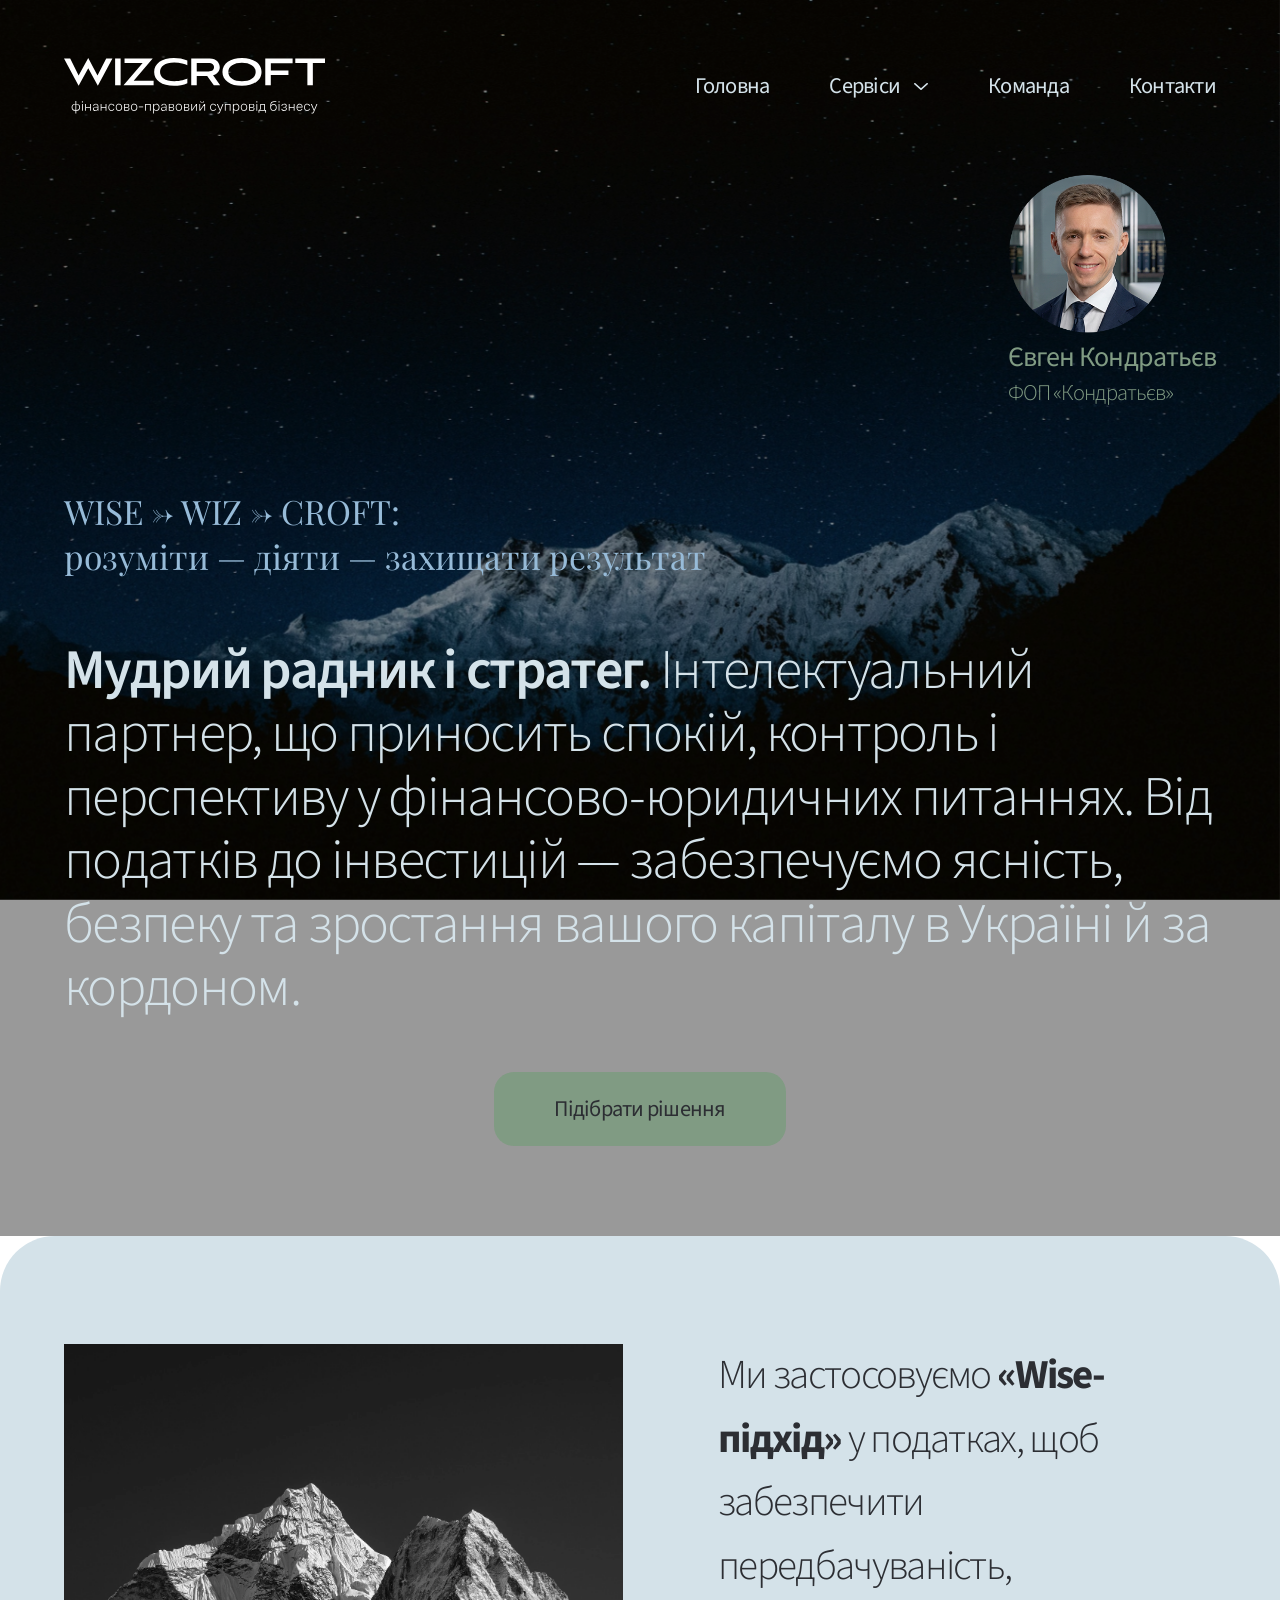
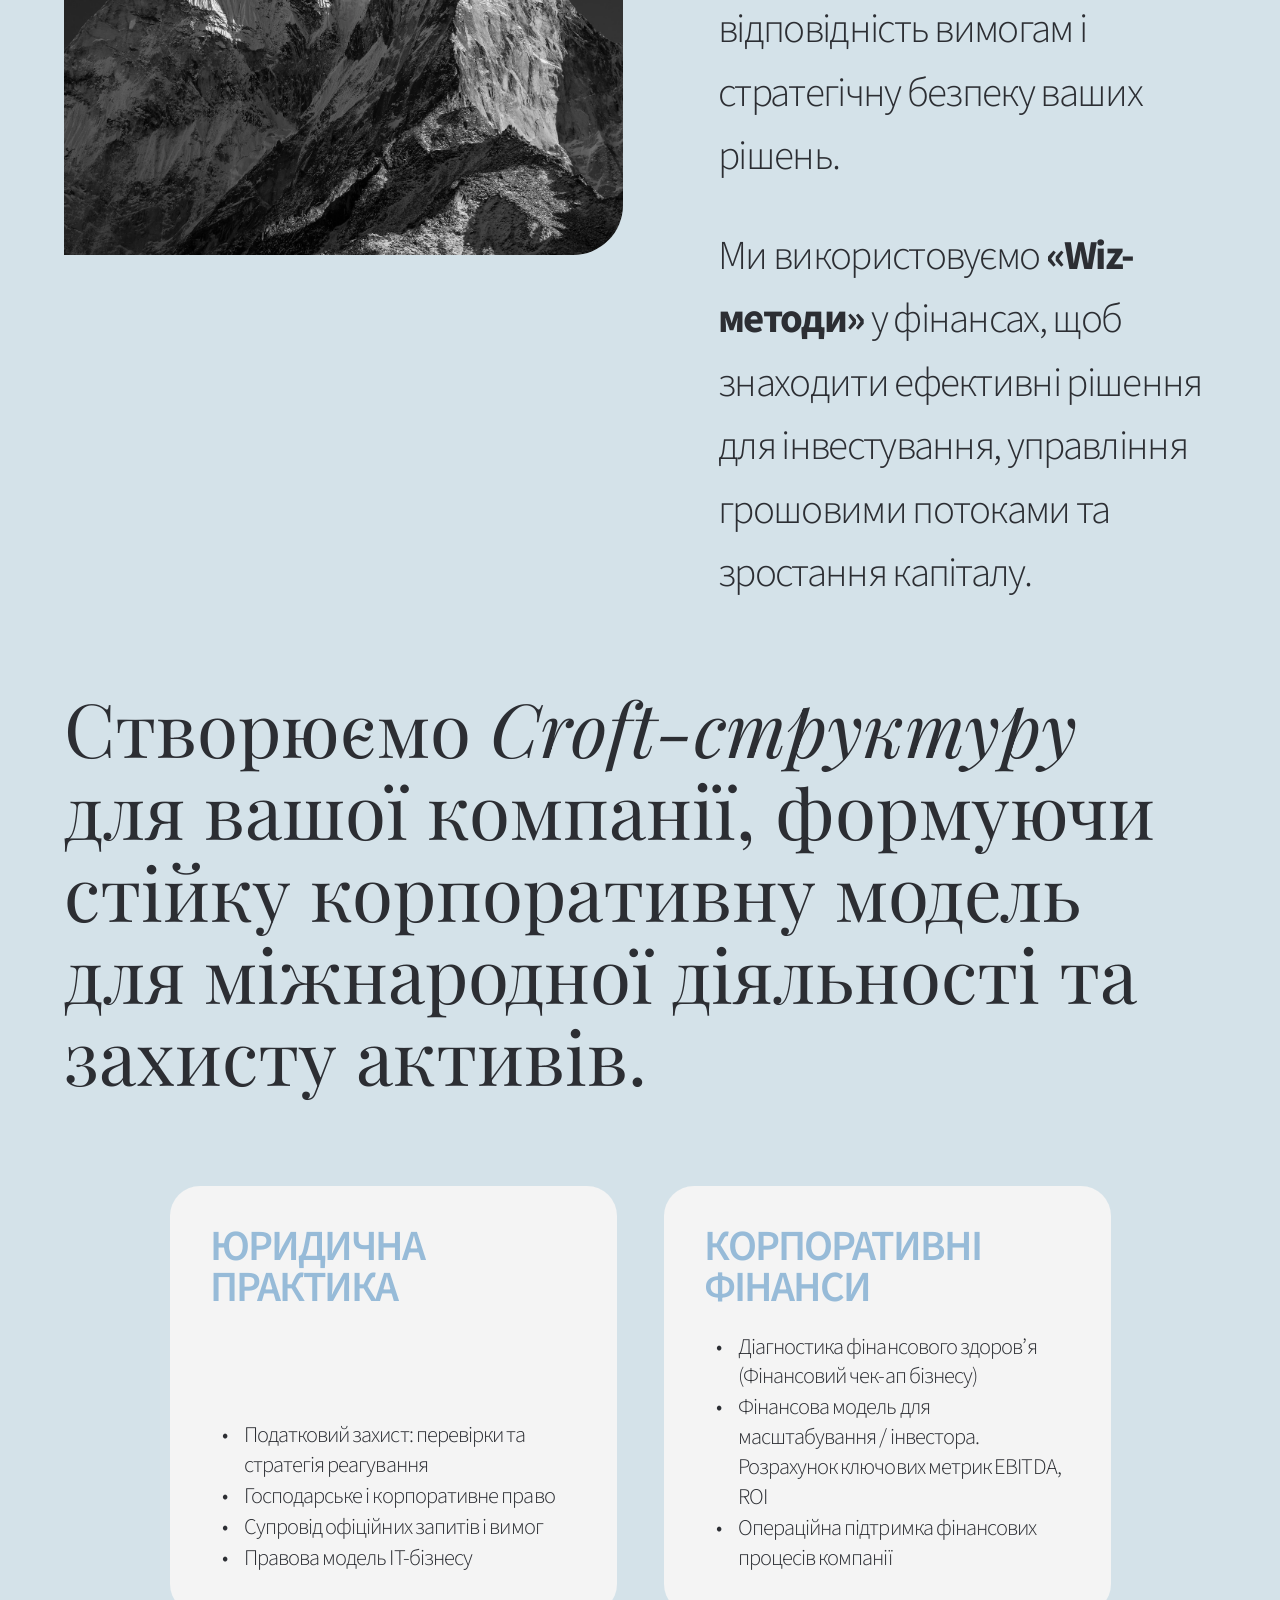
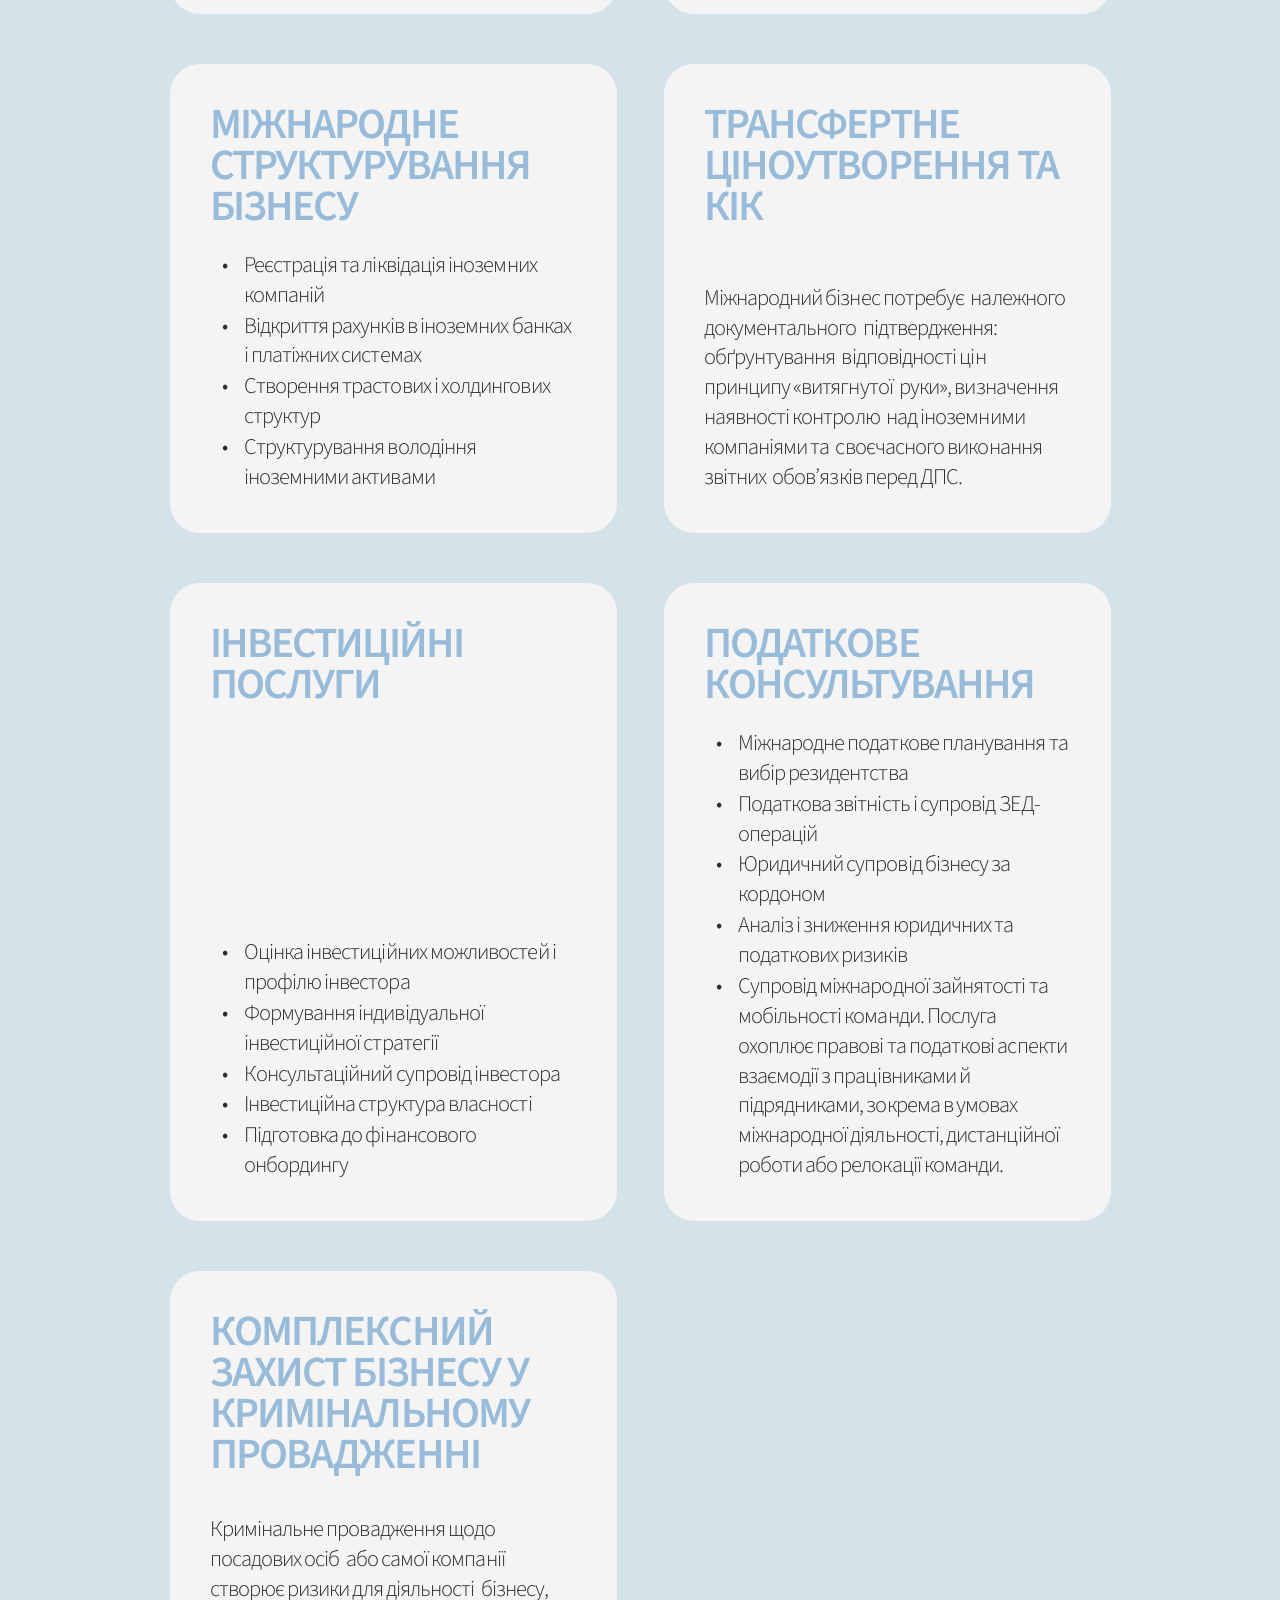
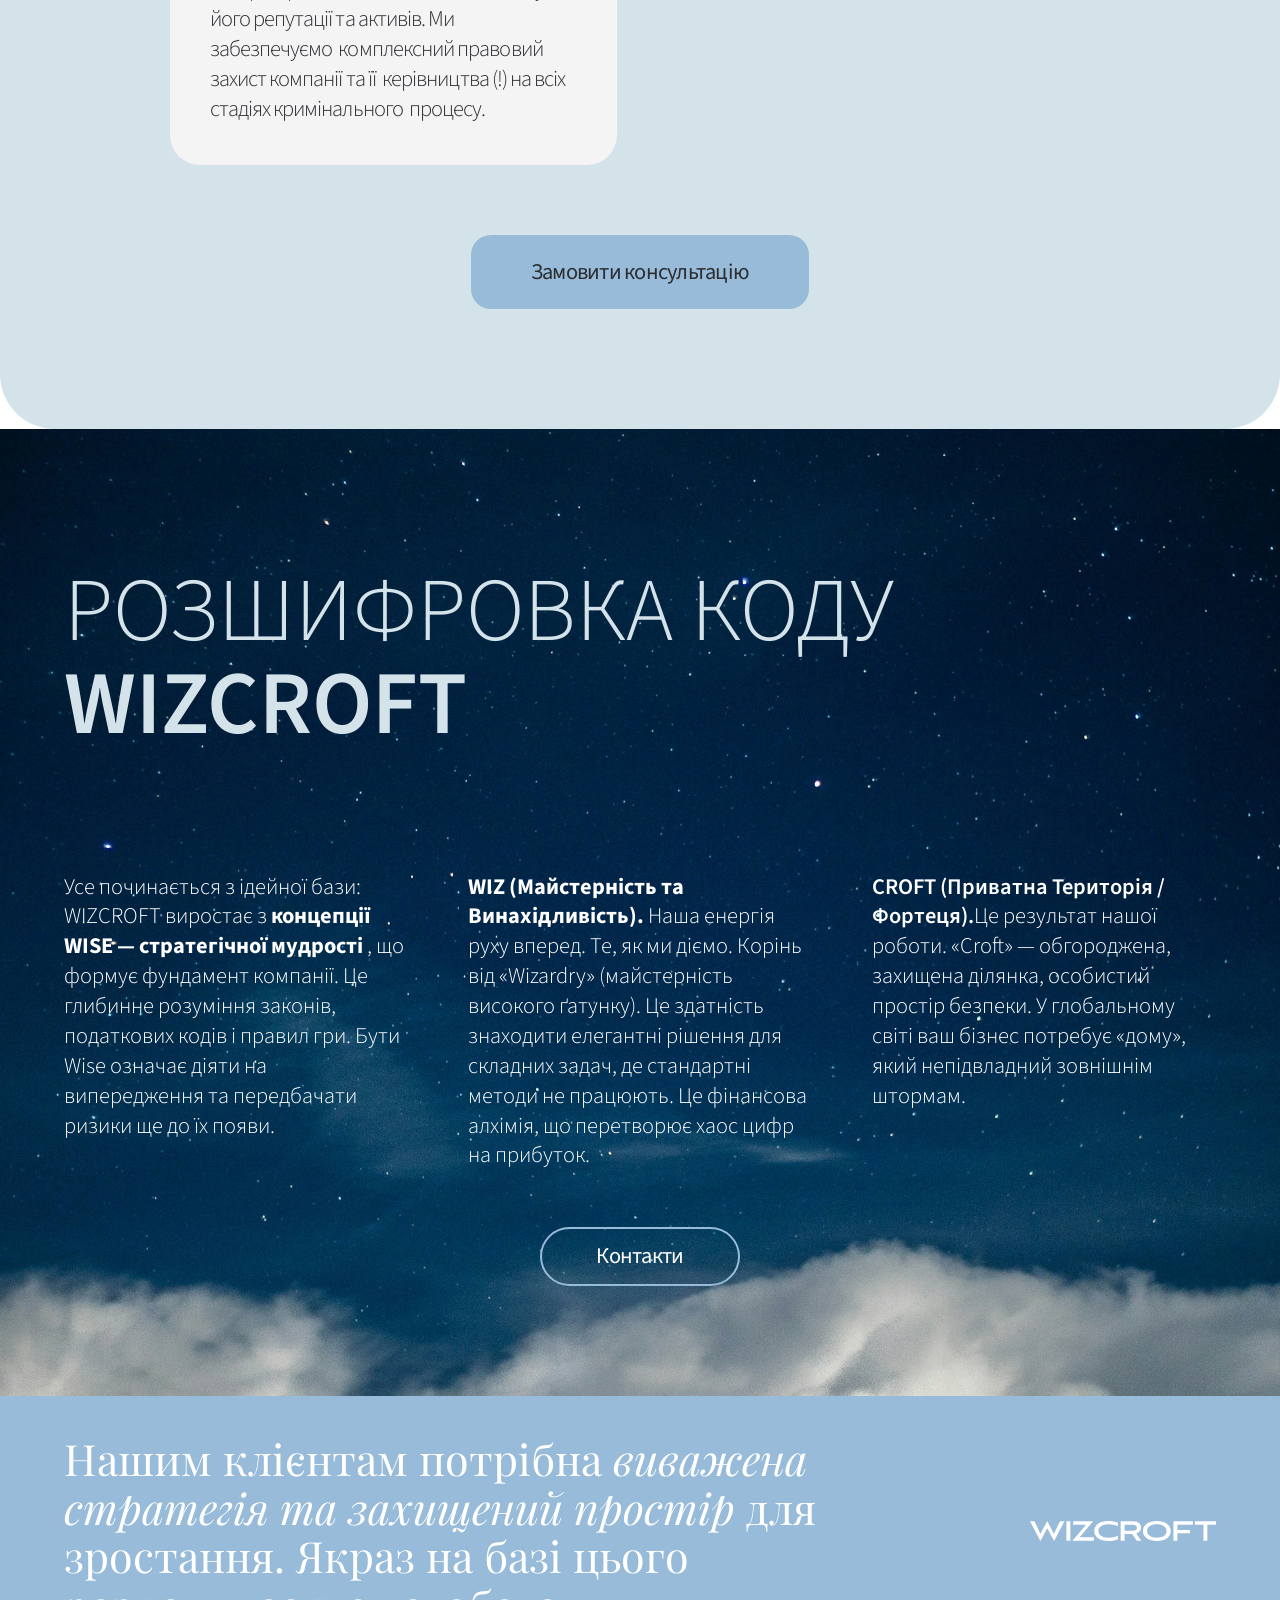
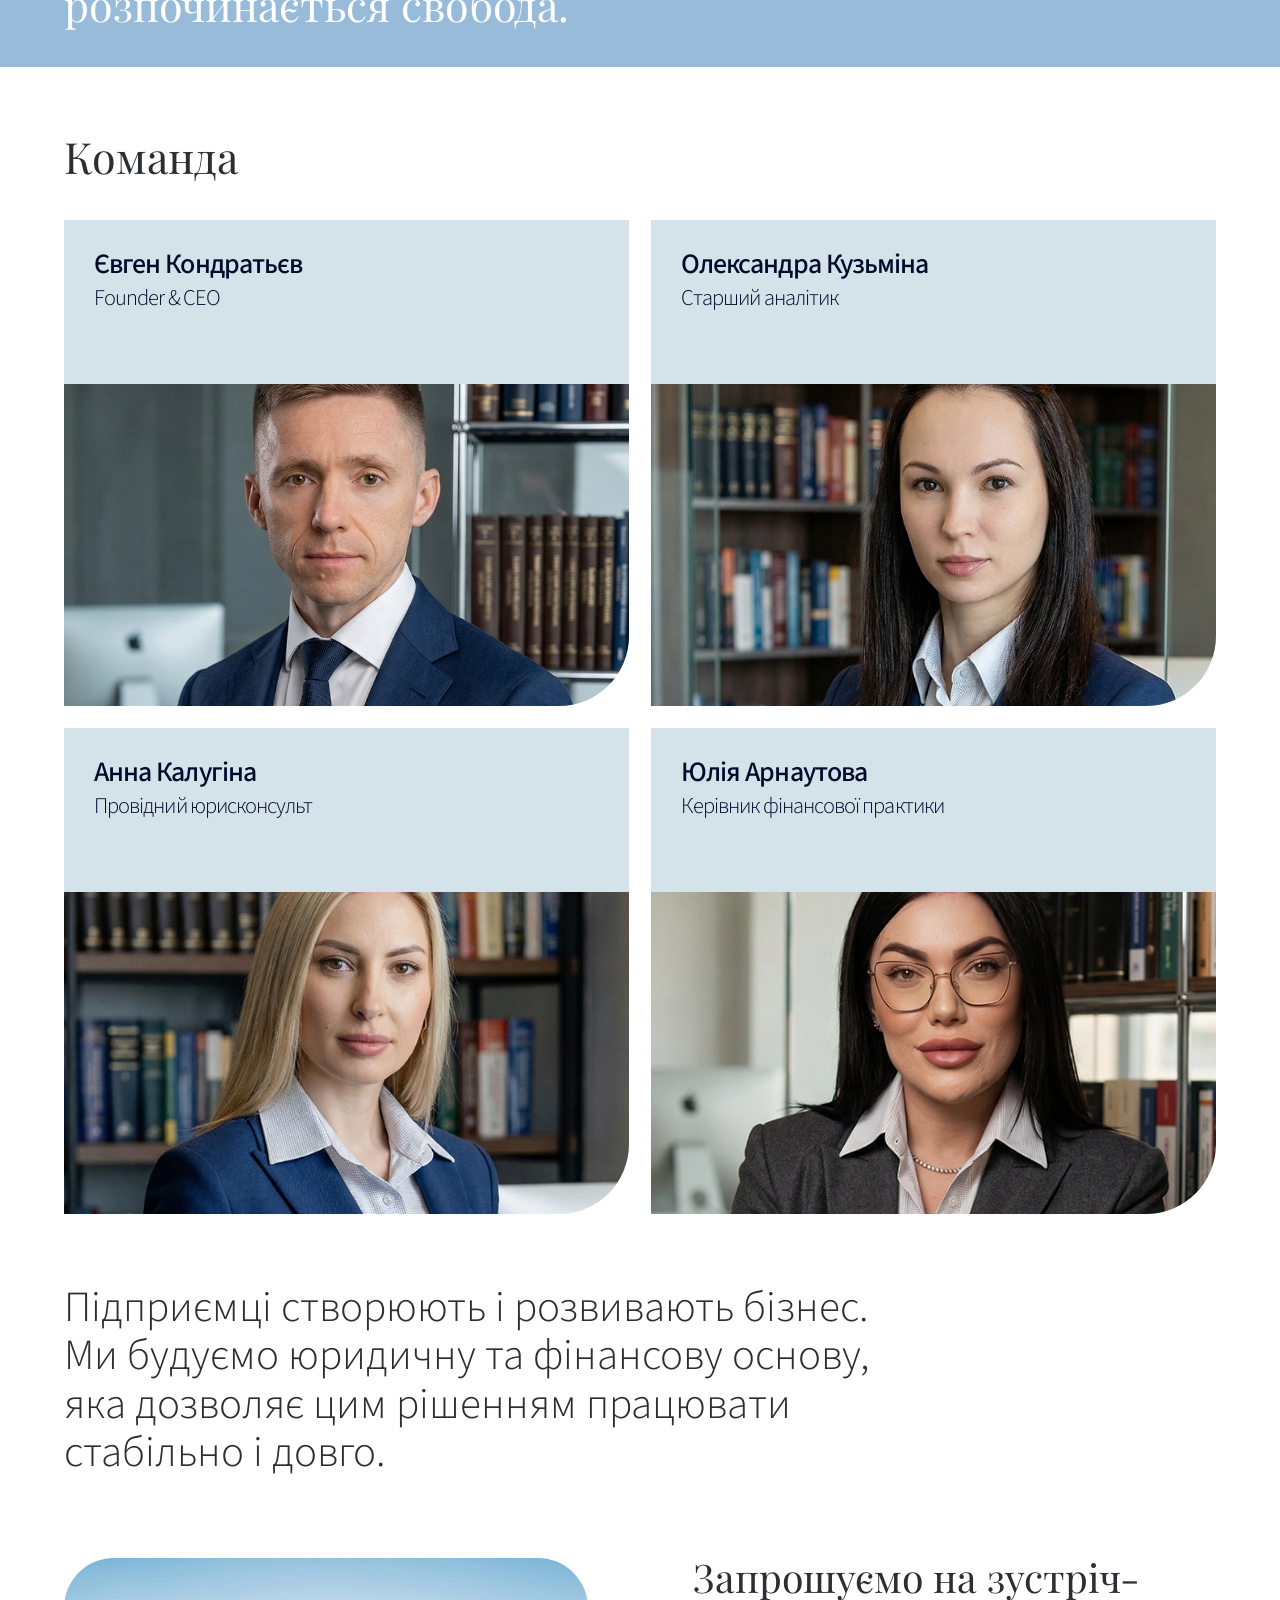
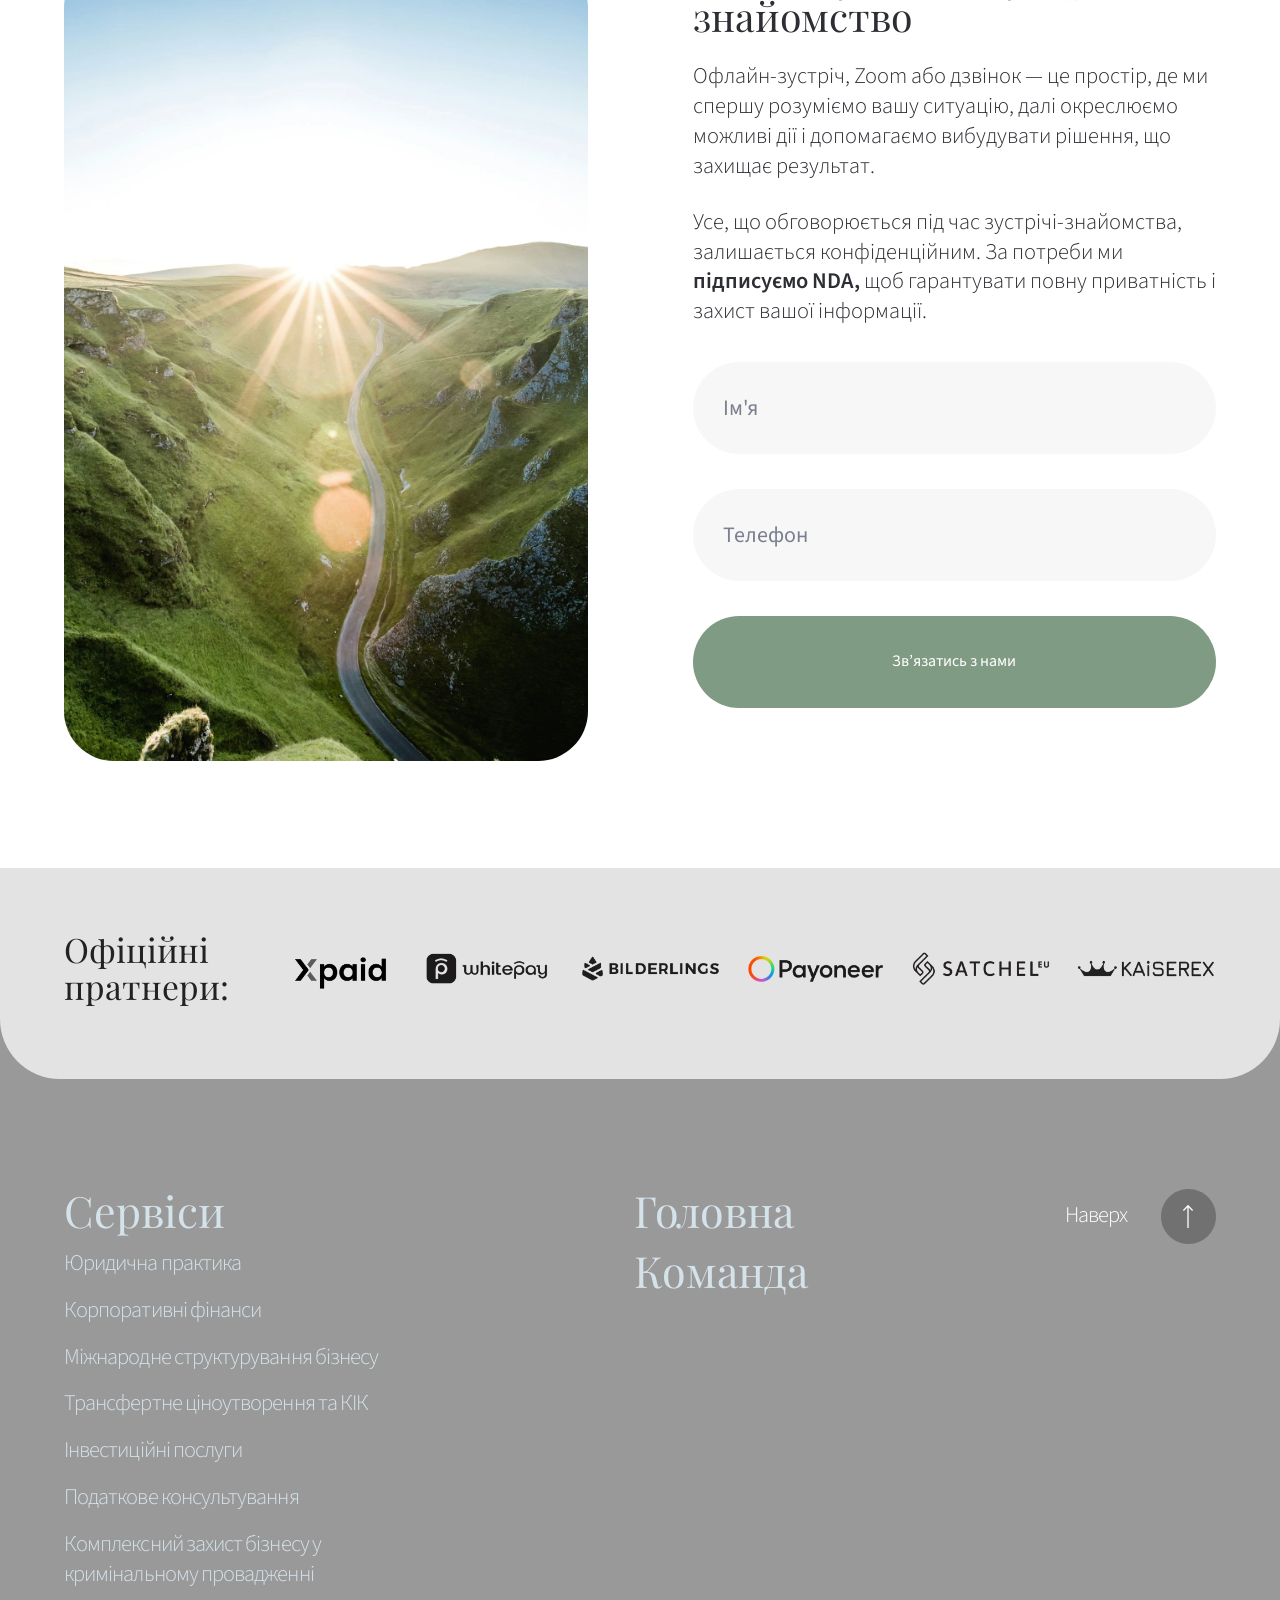
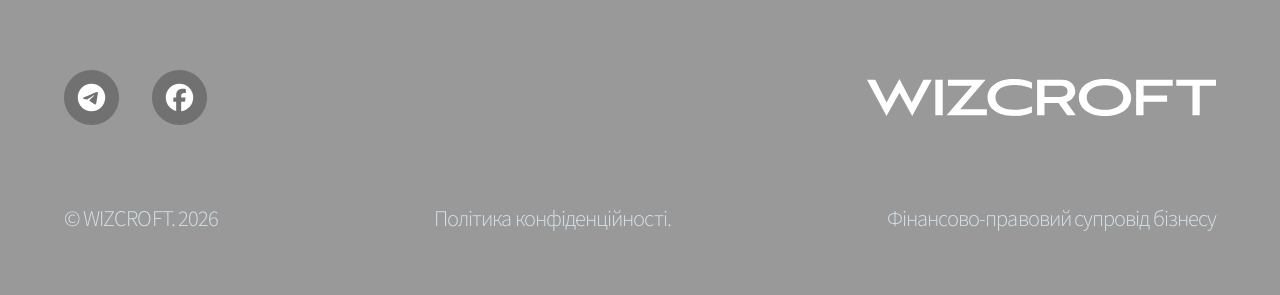
<file: index.html>
<!DOCTYPE html>
<html lang="uk">
<head>
  <meta charset="UTF-8">
  <meta name="viewport" content="width=device-width, initial-scale=1.0">
  <title>WIZCROFT — Фінансово-правовий супровід бізнесу</title>
  <meta name="description" content="WIZCROFT — інтелектуальний партнер у фінансово-юридичних питаннях: податки, інвестиції, міжнародне структурування та захист бізнесу.">
  <link rel="icon" href="favicon.ico" sizes="any">
  <link rel="stylesheet" href="css/fonts.css">
  <link rel="stylesheet" href="css/style.css">
</head>
<body>
  <!-- Shared fixed background: ONE viewport-fixed image behind everything.
       Only the transparent hero & footer reveal it; all middle sections have
       opaque backgrounds. Avoids background-attachment:fixed (iOS-safe). -->
  <div class="fixed-bg" aria-hidden="true"></div>

  <div class="page">

    <!-- ============================ HERO ============================ -->
    <header class="hero">
      <div class="hero__overlay" aria-hidden="true"></div>

      <div class="hero__inner container">
        <!-- top bar -->
        <div class="hero__bar">
          <a href="#" class="hero__logo" aria-label="WIZCROFT — на головну">
            <img src="img/logo/logo-header.svg" alt="WIZCROFT">
          </a>

          <button class="nav-toggle" id="nav-toggle" aria-label="Меню" aria-expanded="false" aria-controls="hero-nav">
            <span></span><span></span><span></span>
          </button>

          <nav class="hero__nav" id="hero-nav" aria-label="Головне меню">
            <a href="#" class="nav__item" data-field="header.menu_home">Головна</a>

            <span class="nav__services">
              <span class="nav__item nav__item--services" data-field="header.menu_services">Сервіси</span>
              <span class="hero__chevron" aria-hidden="true">
                <img src="img/icons/chevron.svg" alt="" width="14" height="7">
              </span>
              <!-- Services dropdown (opens on click of "Сервіси") -->
              <ul class="services-menu">
                <li><a href="legal.html">Юридична практика</a></li>
                <li><a href="corporate.html">Корпоративні фінанси</a></li>
                <li><a href="international.html">Міжнародне структурування бізнесу</a></li>
                <li><a href="tcu-kik.html">Трансфертне ціноутворення та КІК</a></li>
                <li><a href="investment.html">Інвестиційні послуги</a></li>
                <li><a href="tax.html">Податкове консультування</a></li>
                <li><a href="criminal.html">Комплексний захист бізнесу у кримінальному провадженні</a></li>
              </ul>
            </span>

            <a href="#team" class="nav__item" data-field="header.menu_team">Команда</a>
            <a href="#contacts" class="nav__item" data-field="header.menu_contacts">Контакти</a>
          </nav>
        </div>

        <!-- hero content -->
        <div class="hero__content">
          <div class="hero__main">
            <div class="hero__eyebrow">
              <p data-field="hero.eyebrow_line1">WISE → WIZ → CROFT:</p>
              <p class="hero__eyebrow-2" data-field="hero.eyebrow_line2">розуміти — діяти — захищати результат</p>
            </div>

            <h1 class="hero__headline" data-field-html="hero.headline_html"><span class="w-ss-semibold">Мудрий радник і стратег.</span><span class="w-ss-light"> Інтелектуальний партнер, що приносить спокій, контроль і перспективу у фінансово-юридичних питаннях. Від податків до інвестицій — забезпечуємо ясність, безпеку та зростання вашого капіталу в Україні й за кордоном.</span></h1>

            <a href="#contacts" class="btn btn--green hero__cta" data-field="hero.cta">Підібрати рішення</a>
          </div>

          <aside class="founder">
            <img src="img/team/hero-founder.png" alt="Євген Кондратьєв, Founder & CEO" class="founder__img" width="160" height="160">
            <p class="founder__name" data-field="hero.founder_name">Євген Кондратьєв</p>
            <p class="founder__role" data-field="hero.founder_role">Founder &amp; CEO</p>
          </aside>
        </div>
      </div>
    </header>

    <main>
    <!-- ============================ BLOCK 1 — INTRO ============================ -->
    <section class="intro">
      <div class="intro__inner container">
        <div class="intro__top">
          <div class="intro__img2">
            <img src="img/bg/Image-2.webp" alt="Команда WIZCROFT за роботою" loading="lazy">
          </div>
          <div class="intro__paras">
            <p class="intro__para" data-field-html="intro.para1_html">Ми застосовуємо <span class="w-ss-bold">«Wise-підхід» </span> у податках, щоб забезпечити передбачуваність, відповідність вимогам і стратегічну безпеку ваших рішень. </p>
            <p class="intro__para" data-field-html="intro.para2_html">Ми використовуємо <span class="w-ss-bold">«Wiz-методи» </span> у фінансах, щоб знаходити ефективні рішення для інвестування, управління грошовими потоками та зростання капіталу. </p>
          </div>
        </div>

        <h2 class="intro__headline" data-field-html="intro.headline_html">Cтворюємо <span class="w-pf-italic">Croft-структуру</span> для вашої компанії, формуючи стійку корпоративну модель для міжнародної діяльності та захисту активів.</h2>

        <!-- Service cards -->
        <div class="cards-grid">
          <article class="card card--p1">
            <h3 class="card__title">Юридична практика</h3>
            <ul class="card__list">
              <li>Податковий захист: перевірки та стратегія реагування </li>
              <li>Господарське і корпоративне право</li>
              <li>Супровід офіційних запитів і вимог</li>
              <li>Правова модель IT-бізнесу</li>
            </ul>
          </article>

          <article class="card card--p2">
            <h3 class="card__title">Корпоративні фінанси</h3>
            <ul class="card__list">
              <li>Діагностика фінансового здоров’я (Фінансовий чек-ап бізнесу)</li>
              <li>Фінансова модель для масштабування / інвестора. Розрахунок ключових метрик EBITDA, ROI</li>
              <li>Операційна підтримка фінансових процесів компанії   </li>
            </ul>
          </article>

          <article class="card card--p3">
            <h3 class="card__title">Міжнародне структурування бізнесу</h3>
            <ul class="card__list">
              <li>Реєстрація та ліквідація іноземних компаній</li>
              <li>Відкриття рахунків в іноземних банках і платіжних системах</li>
              <li>Створення трастових і холдингових структур</li>
              <li>Структурування володіння іноземними активами</li>
            </ul>
          </article>

          <article class="card card--p4">
            <h3 class="card__title">Трансфертне ціноутворення та КІК</h3>
            <p class="card__text">Міжнародний бізнес потребує  належного документального  підтвердження: обґрунтування  відповідності цін принципу «витягнутої  руки», визначення наявності контролю  над іноземними компаніями та  своєчасного виконання звітних  обов’язків перед ДПС.</p>
          </article>

          <article class="card card--p5">
            <h3 class="card__title">Інвестиційні послуги</h3>
            <ul class="card__list">
              <li>Оцінка інвестиційних можливостей і  профілю інвестора</li>
              <li>Формування індивідуальної  інвестиційної стратегії</li>
              <li>Консультаційний супровід інвестора</li>
              <li>Інвестиційна структура власності</li>
              <li>Підготовка до фінансового онбордингу</li>
            </ul>
          </article>

          <article class="card card--p6 card--tall">
            <h3 class="card__title">Податкове консультування</h3>
            <ul class="card__list">
              <li>Міжнародне податкове планування  та вибір резидентства</li>
              <li>Податкова звітність і супровід ЗЕД- операцій</li>
              <li>Юридичний супровід бізнесу за  кордоном</li>
              <li>Аналіз і зниження юридичних та  податкових ризиків</li>
              <li>Супровід міжнародної зайнятості та  мобільності команди. Послуга  охоплює правові та податкові  аспекти взаємодії з працівниками й  підрядниками, зокрема в умовах  міжнародної діяльності,  дистанційної роботи або релокації  команди.</li>
            </ul>
          </article>

          <article class="card card--p7 card--wide">
            <h3 class="card__title">Комплексний захист бізнесу у кримінальному провадженні</h3>
            <p class="card__text">Кримінальне провадження щодо посадових осіб  або самої компанії створює ризики для діяльності  бізнесу, його репутації та активів. Ми забезпечуємо  комплексний правовий захист компанії та її  керівництва (!) на всіх стадіях кримінального  процесу.</p>
          </article>
        </div>

        <a href="#contacts" class="btn btn--blue intro__cta" data-field="intro.cta">Замовити консультацію</a>
      </div>
    </section>

    <!-- ============================ BLOCK 2 — DECODE ============================ -->
    <section class="decode">
      <img src="img/bg/Image-code.webp" alt="" class="decode__bg" loading="lazy" aria-hidden="true">
      <div class="decode__inner container">
        <h2 class="decode__title">
          <span class="decode__title-1" data-field="decode.title_line1">Розшифровка коду</span>
          <span class="decode__title-2" data-field="decode.title_line2">Wizcroft</span>
        </h2>

        <div class="decode__cols">
          <div class="decode__col" data-field-html="decode.col_wise_html">Усе починається з ідейної бази: WIZCROFT виростає з <span class="w-ss-bold">концепції WISE — стратегічної мудрості</span> , що формує фундамент компанії. Це глибинне розуміння законів, податкових кодів і правил гри. Бути Wise означає діяти на випередження та передбачати ризики ще до їх появи.</div>

          <div class="decode__col" data-field-html="decode.col_wiz_html"><span class="w-ss-bold">WIZ (Майстерність та Винахідливість).</span>Наша енергія руху вперед. Те, як ми діємо. Корінь від  «Wizardry» (майстерність високого ґатунку). Це  здатність знаходити елегантні рішення для складних  задач, де стандартні методи не працюють. Це  фінансова алхімія, що перетворює хаос цифр на  прибуток.</div>

          <div class="decode__col" data-field-html="decode.col_croft_html"><span class="w-ss-semibold">CROFT (Приватна Територія / Фортеця).</span><br>Це результат нашої роботи. «Croft» —обгороджена, захищена ділянка, особистийпростір безпеки. У глобальному світі ваш бізнес потребує «дому», який непідвладнийзовнішнім штормам.</div>
        </div>

        <a href="#contacts" class="btn btn--outline decode__cta" data-field="decode.cta">Контакти</a>
      </div>
    </section>

    <!-- ============================ BLOCK 3 — FREEDOM ============================ -->
    <section class="freedom">
      <div class="freedom__inner container">
        <p class="freedom__quote" data-field-html="freedom.quote_html">Нашим клієнтам потрібна <span class="w-pf-italic">виважена стратегія та захищений простір</span> для зростання. Якраз на базі цього розпочинається свобода. </p>
        <img src="img/icons/freedom-line.svg" alt="" class="freedom__line" loading="lazy" aria-hidden="true" width="186" height="20">
      </div>
    </section>

    <!-- ============================ BLOCK 4 — TEAM + FORM ============================ -->
    <section class="block4" id="team">
      <div class="block4__inner container">
        <h2 class="team__heading" data-field="team.heading">Команда</h2>

        <div class="team-grid">
          <article class="team-card">
            <div class="team-card__label">
              <p class="team-card__name">Євген Кондратьєв</p>
              <p class="team-card__role">Founder &amp; CEO</p>
            </div>
            <div class="team-card__photo">
              <img src="img/team/Євген Кондратьєв.webp" alt="Євген Кондратьєв — Founder & CEO" loading="lazy">
            </div>
          </article>

          <article class="team-card">
            <div class="team-card__label">
              <p class="team-card__name">Олександра Кузьміна</p>
              <p class="team-card__role">Старший аналітик</p>
            </div>
            <div class="team-card__photo">
              <img src="img/team/Олександра Кузьміна.webp" alt="Олександра Кузьміна — Старший аналітик" loading="lazy">
            </div>
          </article>

          <article class="team-card">
            <div class="team-card__label">
              <p class="team-card__name">Анна Калугіна</p>
              <p class="team-card__role">Провідний юрисконсульт</p>
            </div>
            <div class="team-card__photo">
              <img src="img/team/Анна Калугіна.webp" alt="Анна Калугіна — Провідний юрисконсульт" loading="lazy">
            </div>
          </article>

          <article class="team-card">
            <div class="team-card__label">
              <p class="team-card__name">Юлія Арнаутова</p>
              <p class="team-card__role">Керівник фінансової практики</p>
            </div>
            <div class="team-card__photo">
              <img src="img/team/Юлія Арнаутова.webp" alt="Юлія Арнаутова — Керівник фінансової практики" loading="lazy">
            </div>
          </article>
        </div>

        <p class="team__statement" data-field="team.statement">Підприємці створюють і розвивають бізнес. Ми будуємо юридичну та фінансову основу, яка  дозволяє цим рішенням працювати стабільно і  довго.</p>

        <!-- Contact form -->
        <div class="contact" id="contacts">
          <div class="contact__media">
            <img src="img/bg/Image-form.webp" alt="Зустріч-знайомство з командою WIZCROFT" loading="lazy">
          </div>

          <div class="contact__body">
            <h2 class="contact__heading" data-field="form.heading">Запрошуємо на зустріч-знайомство</h2>

            <p class="contact__intro" data-field="form.intro">Офлайн-зустріч, Zoom або дзвінок — це простір, де ми спершу розуміємо вашу ситуацію, далі окреслюємо можливі дії і допомагаємо вибудувати рішення, що захищає результат.</p>

            <p class="contact__nda" data-field-html="form.nda_html">Усе, що обговорюється під час зустрічі-знайомства, залишається конфіденційним. За потреби ми <span class="w-ss-semibold">підписуємо NDA, </span> щоб гарантувати повну приватність і захист вашої інформації.</p>

            <!-- Web3Forms contact form -->
            <form class="contact-form js-w3form" id="contact-form" action="https://api.web3forms.com/submit" method="POST" novalidate>
              <!-- TODO: replace YOUR_ACCESS_KEY_HERE with the client's real Web3Forms access key -->
              <input type="hidden" name="access_key" value="YOUR_ACCESS_KEY_HERE">
              <input type="hidden" name="subject" value="Нова заявка з сайту WIZCROFT">
              <!-- honeypot anti-spam field -->
              <input type="checkbox" name="botcheck" class="visually-hidden" style="display:none" tabindex="-1" autocomplete="off">

              <div class="field">
                <input type="text" name="name" class="field__input" placeholder="Ім'я" required autocomplete="name" data-field-placeholder="form.name_placeholder">
              </div>
              <div class="field">
                <input type="tel" name="phone" class="field__input" placeholder="Телефон" required autocomplete="tel" inputmode="tel" data-field-placeholder="form.phone_placeholder">
              </div>
              <button type="submit" class="form__submit" data-field="form.submit">Зв’язатись з нами </button>

              <p class="form__result" id="form-result" role="status" aria-live="polite"></p>
            </form>
          </div>
        </div>
      </div>
    </section>
    </main>

    <!-- ============================ PARTNERS ============================ -->
    <section class="partners" aria-label="Офіційні партнери">
      <div class="partners__inner container">
        <!-- NOTE: "пратнери" is verbatim from the design (typo kept intentionally). -->
        <h2 class="partners__heading"><span data-field="partners.heading_line1">Офіційні </span><br><span data-field="partners.heading_line2">пратнери:</span></h2>
        <div class="partners__logos">
          <div class="partner"><img src="img/Partners/Logo-partner-01.webp" alt="Логотип партнера 1" loading="lazy"></div>
          <div class="partner"><img src="img/Partners/Logo-partner-02.webp" alt="Логотип партнера 2" loading="lazy"></div>
          <div class="partner"><img src="img/Partners/Logo-partner-03.webp" alt="Логотип партнера 3" loading="lazy"></div>
          <div class="partner"><img src="img/Partners/Logo-partner-04.webp" alt="Логотип партнера 4" loading="lazy"></div>
          <div class="partner"><img src="img/Partners/Logo-partner-05.webp" alt="Логотип партнера 5" loading="lazy"></div>
          <div class="partner"><img src="img/Partners/Logo-partner-06.webp" alt="Логотип партнера 6" loading="lazy"></div>
        </div>
      </div>
    </section>

    <!-- ============================ FOOTER ============================ -->
    <footer class="footer">
      <div class="footer__overlay" aria-hidden="true"></div>

      <div class="footer__inner container">
        <div class="footer__cols">
          <nav class="footer__services" aria-label="Сервіси">
            <h3 class="footer__col-title" data-field="footer.services_title">Сервіси</h3>
            <a href="legal.html">Юридична практика</a>
            <a href="corporate.html">Корпоративні фінанси</a>
            <a href="international.html">Міжнародне структурування бізнесу</a>
            <a href="tcu-kik.html">Трансфертне ціноутворення та КІК</a>
            <a href="investment.html">Інвестиційні послуги</a>
            <a href="tax.html">Податкове консультування</a>
            <a href="criminal.html" class="footer__services-multiline">Комплексний захист бізнесу у<br>кримінальному провадженні</a>
          </nav>

          <nav class="footer__nav" aria-label="Навігація">
            <a href="#">Головна</a>
            <a href="#team">Команда</a>
          </nav>

          <a href="#" class="footer__top" id="back-to-top">
            <span class="footer__top-label" data-field="footer.back_to_top">Наверх</span>
            <span class="footer__top-icon">
              <img src="img/icons/scrolltop-group.svg" alt="" width="55" height="55">
              <img src="img/icons/scrolltop-vector.svg" alt="" class="footer__top-arrow" width="10" height="23">
            </span>
          </a>
        </div>

        <div class="footer__meta">
          <div class="footer__social">
            <a href="#" aria-label="Соцмережа 1"><img src="img/icons/social-01.svg" alt="" width="55" height="55"></a>
            <a href="#" aria-label="Соцмережа 2"><img src="img/icons/social-02.svg" alt="" width="55" height="55"></a>
          </div>
          <div class="footer__logo">
            <img src="img/logo/logo-footer.svg" alt="WIZCROFT" width="349" height="37" loading="lazy">
          </div>
        </div>

        <div class="footer__bottom">
          <span data-field="footer.copyright">© WIZCROFT. 2026</span>
          <span data-field="footer.privacy">Політика конфіденційності.</span>
          <span data-field="footer.tagline">Фінансово-правовий супровід бізнесу</span>
        </div>
      </div>
    </footer>

  </div><!-- /.page -->

  <script src="js/main.js"></script>
</body>
</html>
</file>
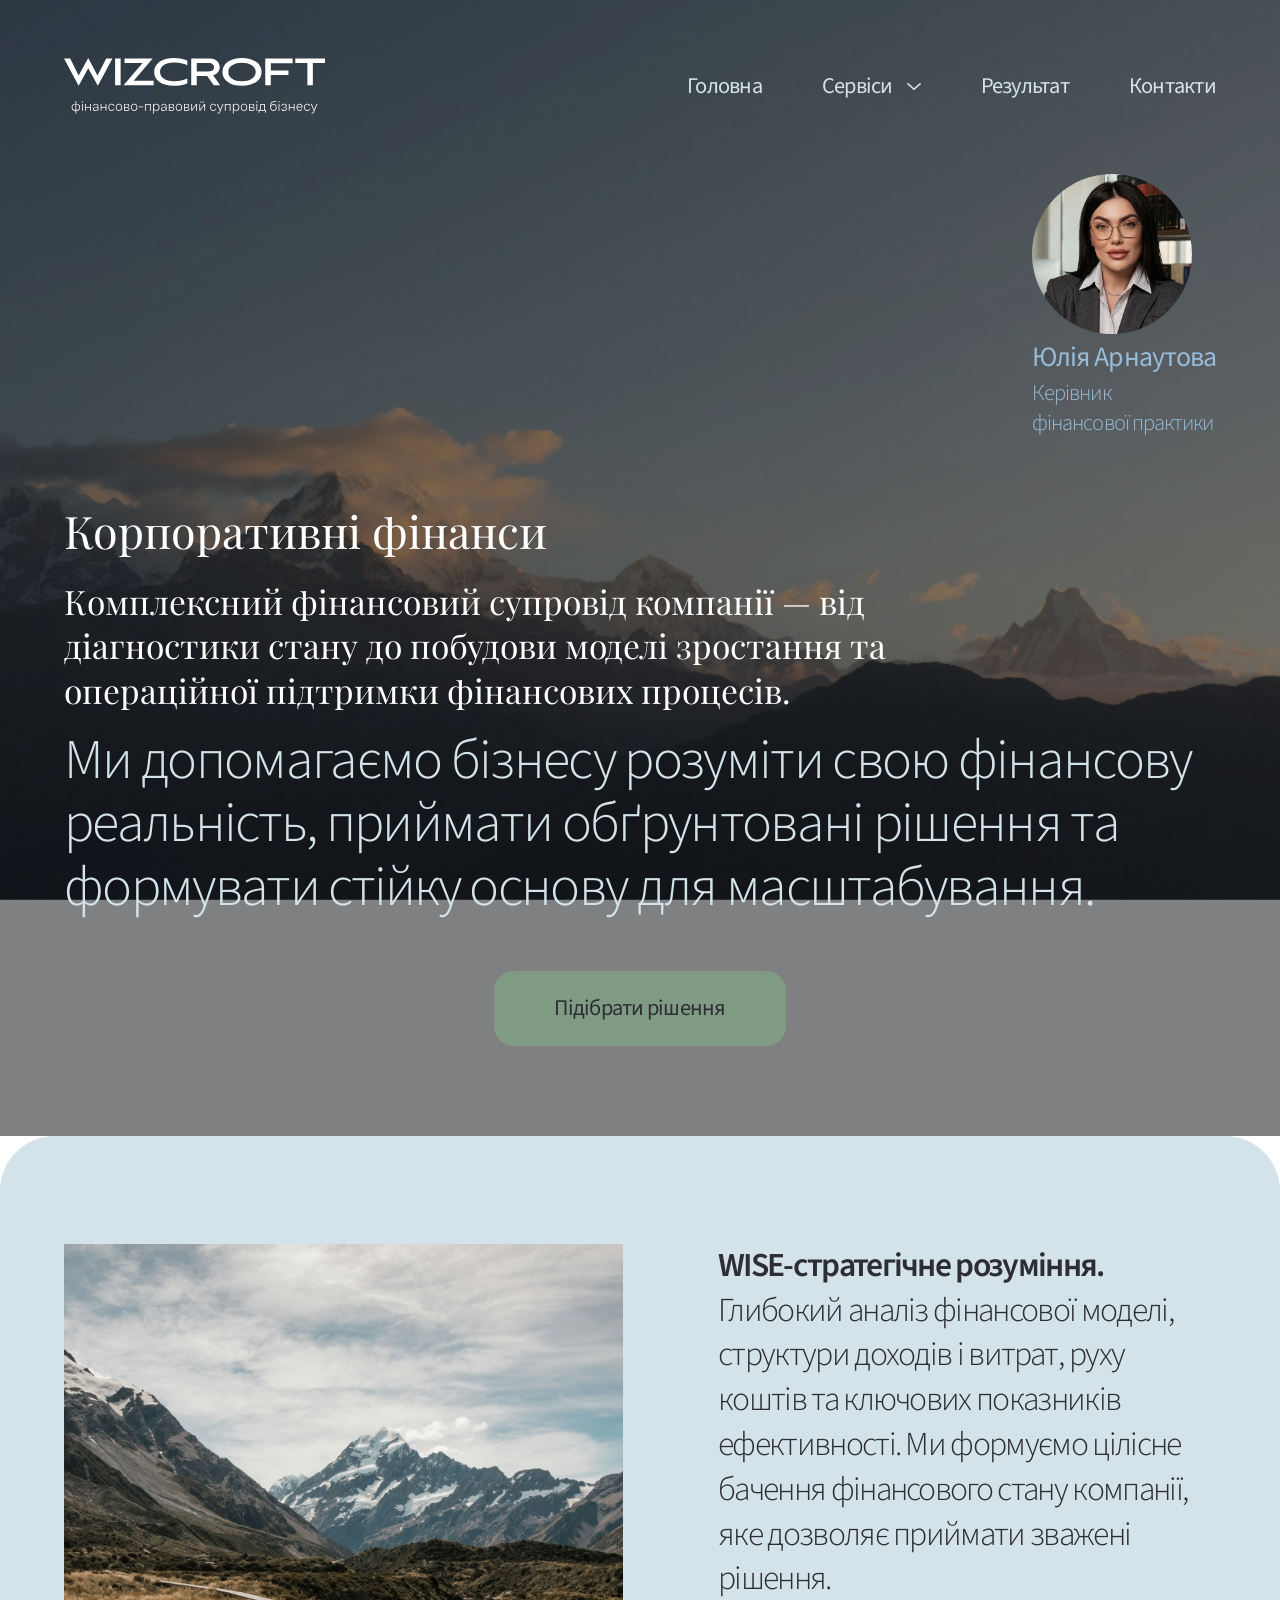
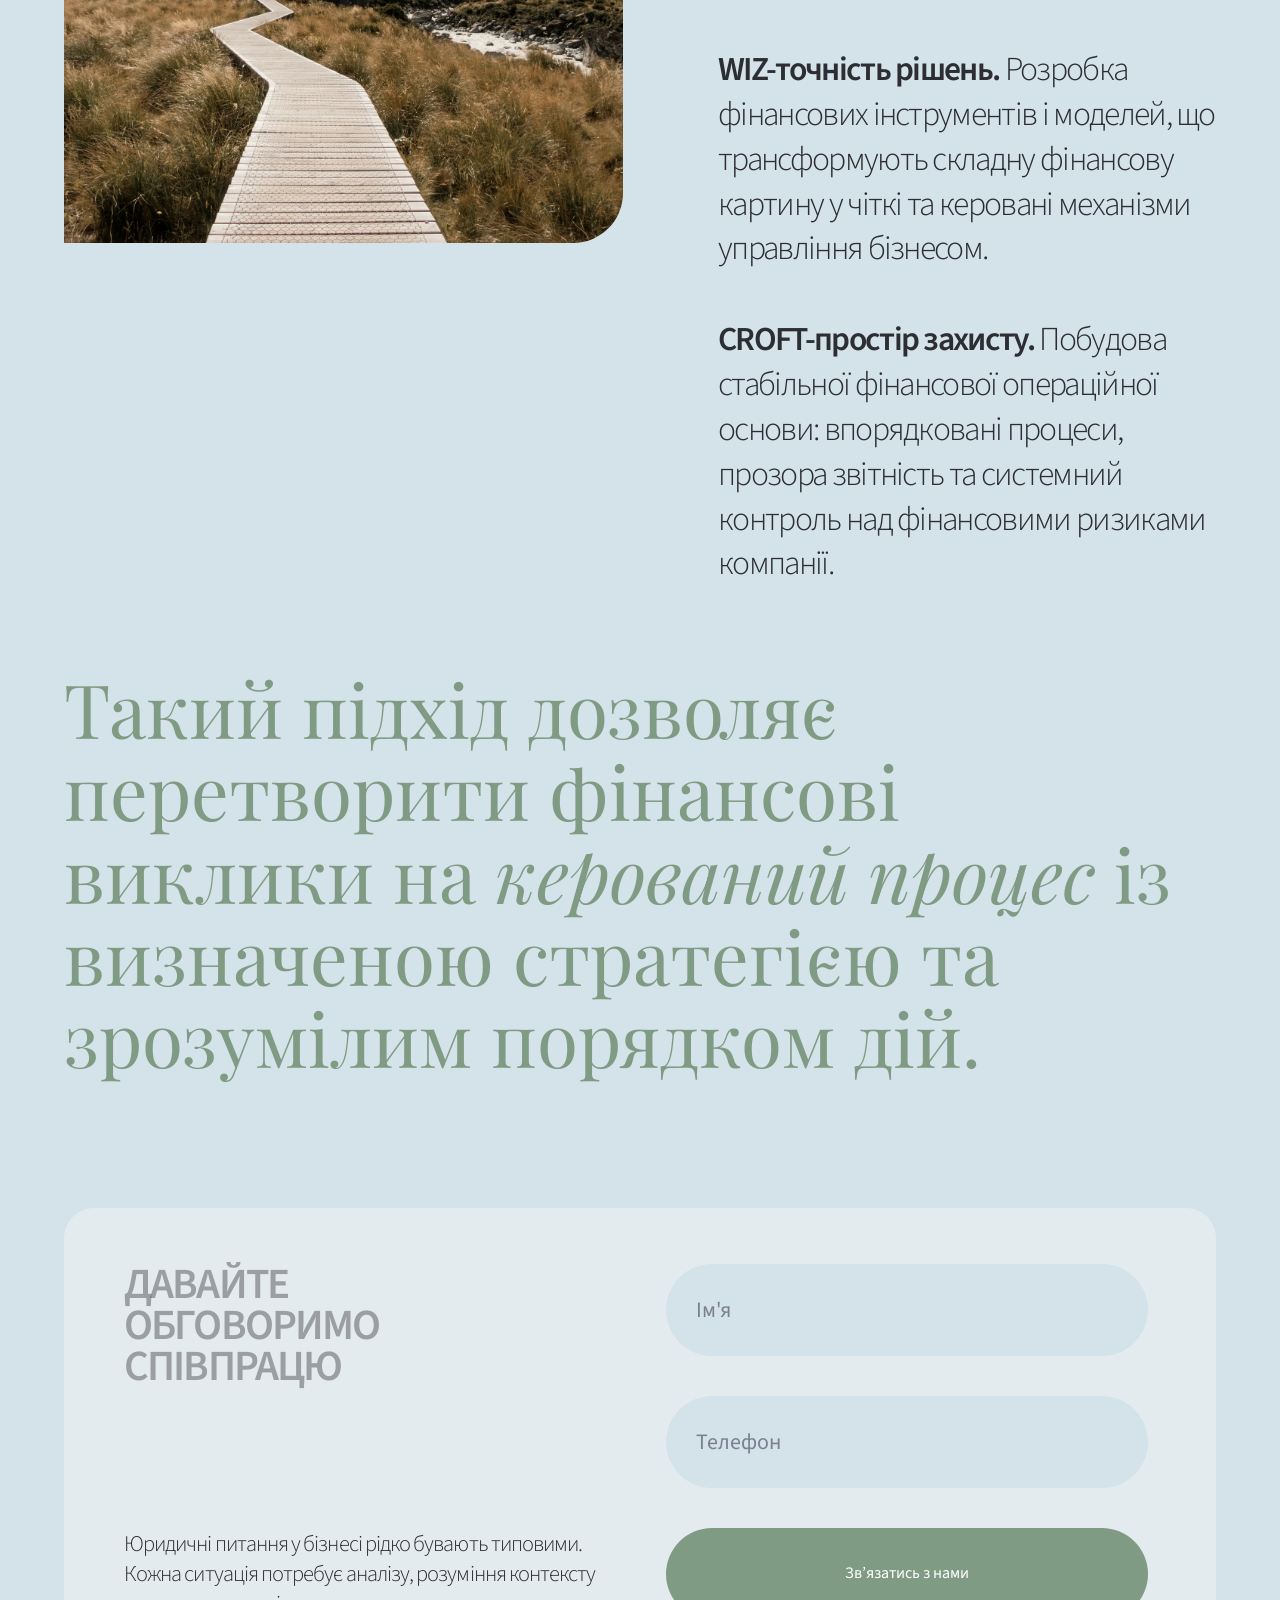
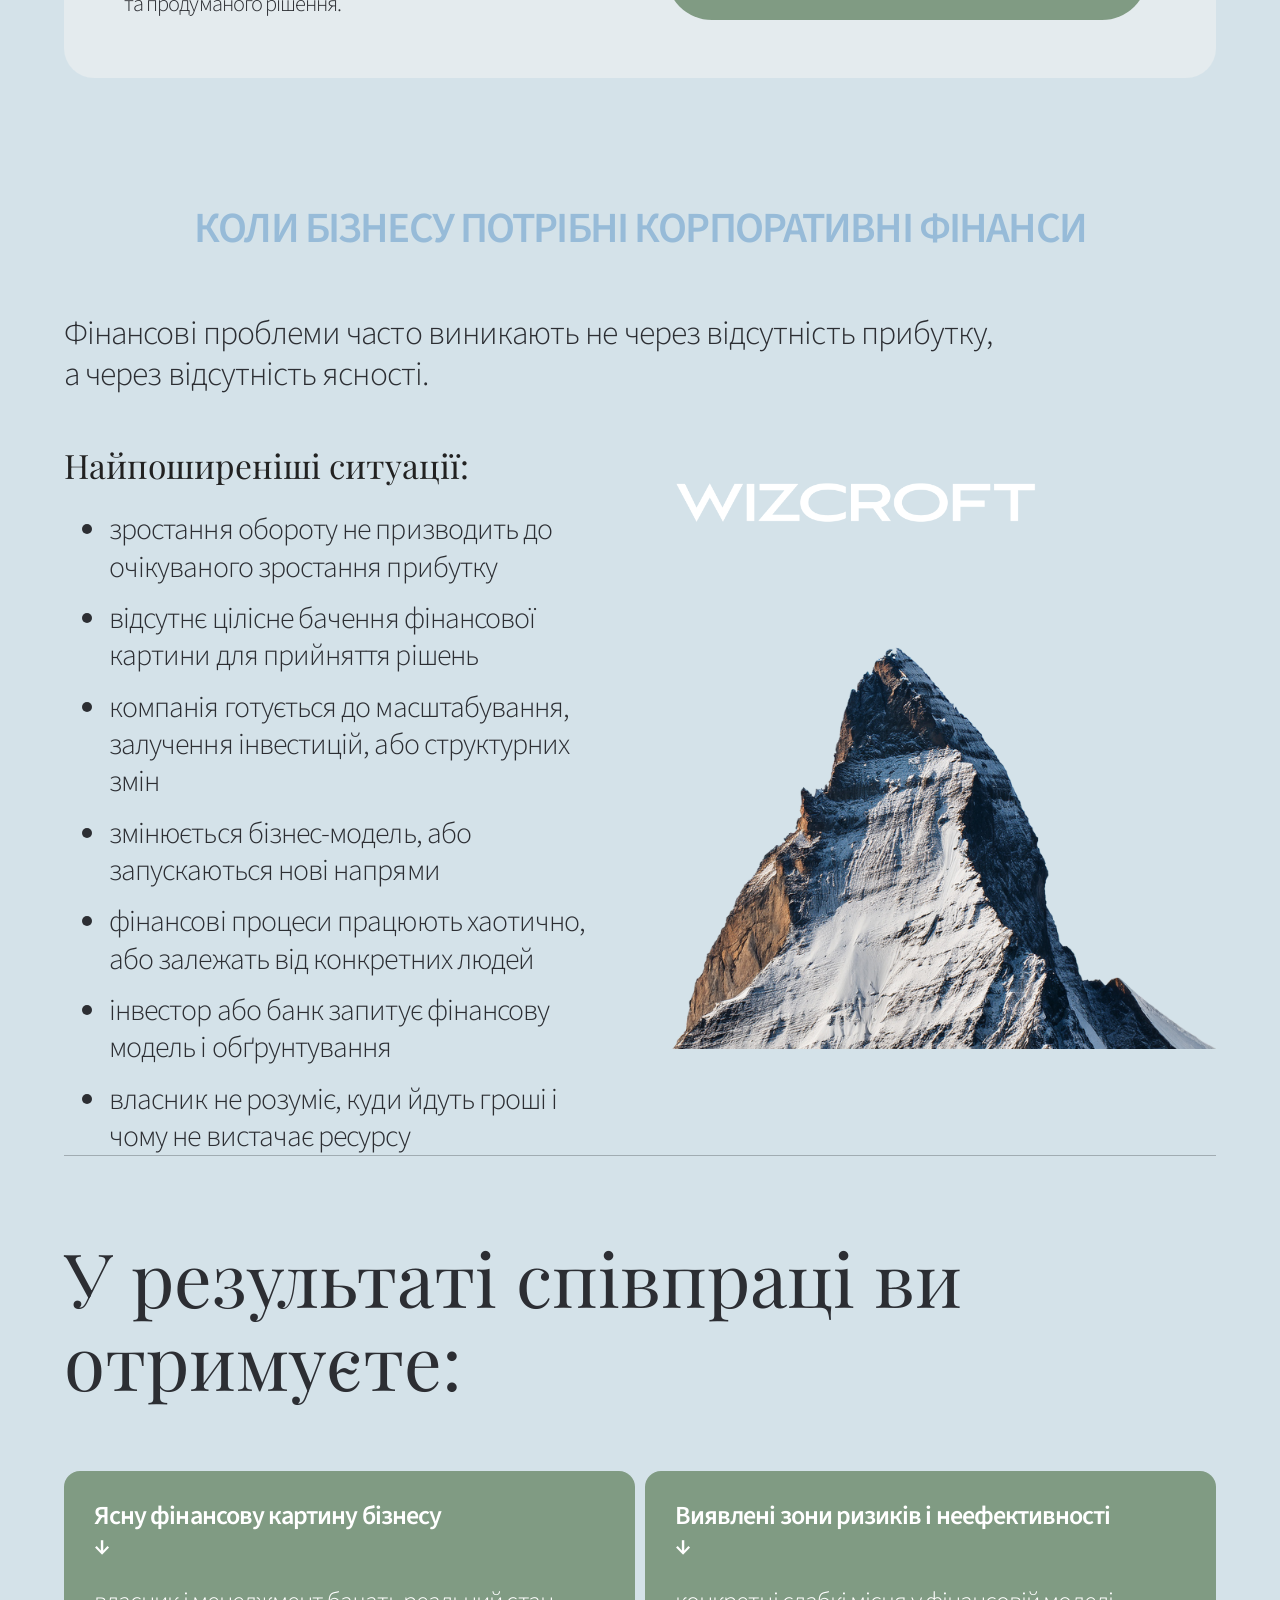
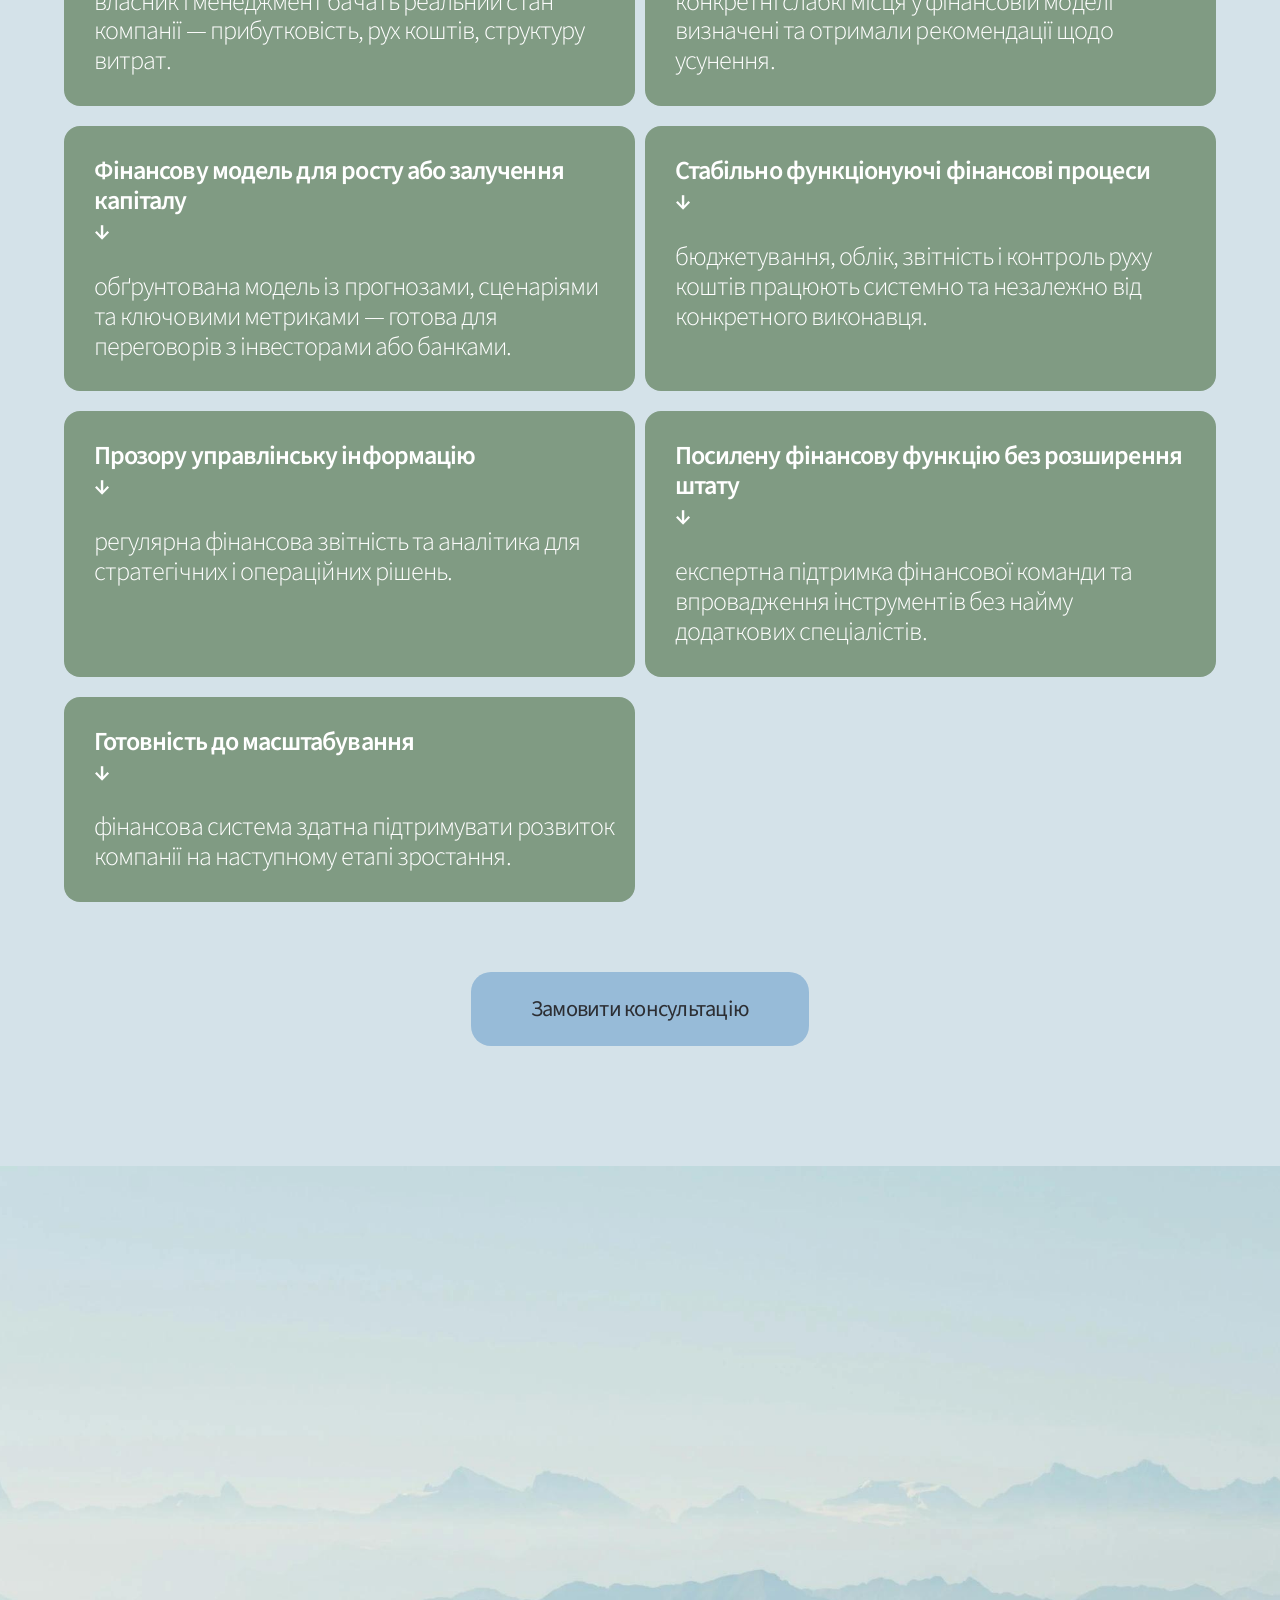
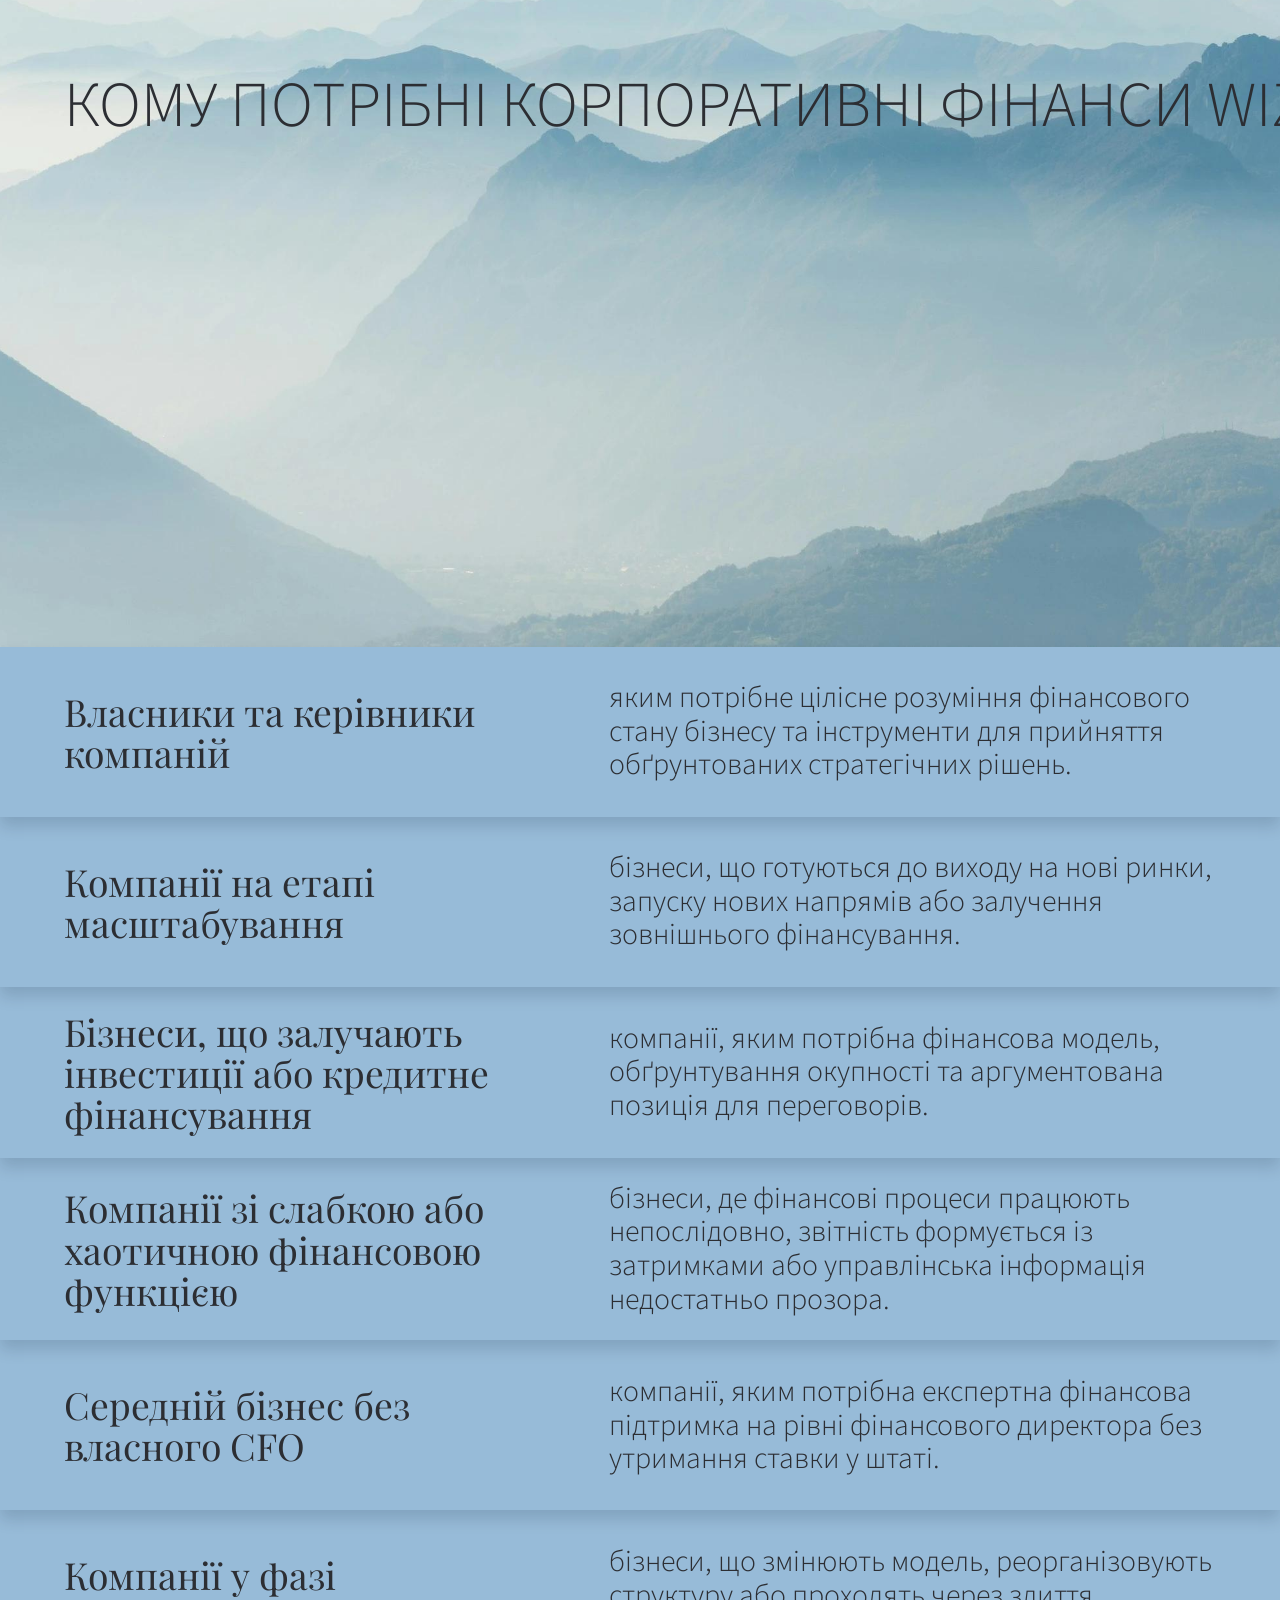
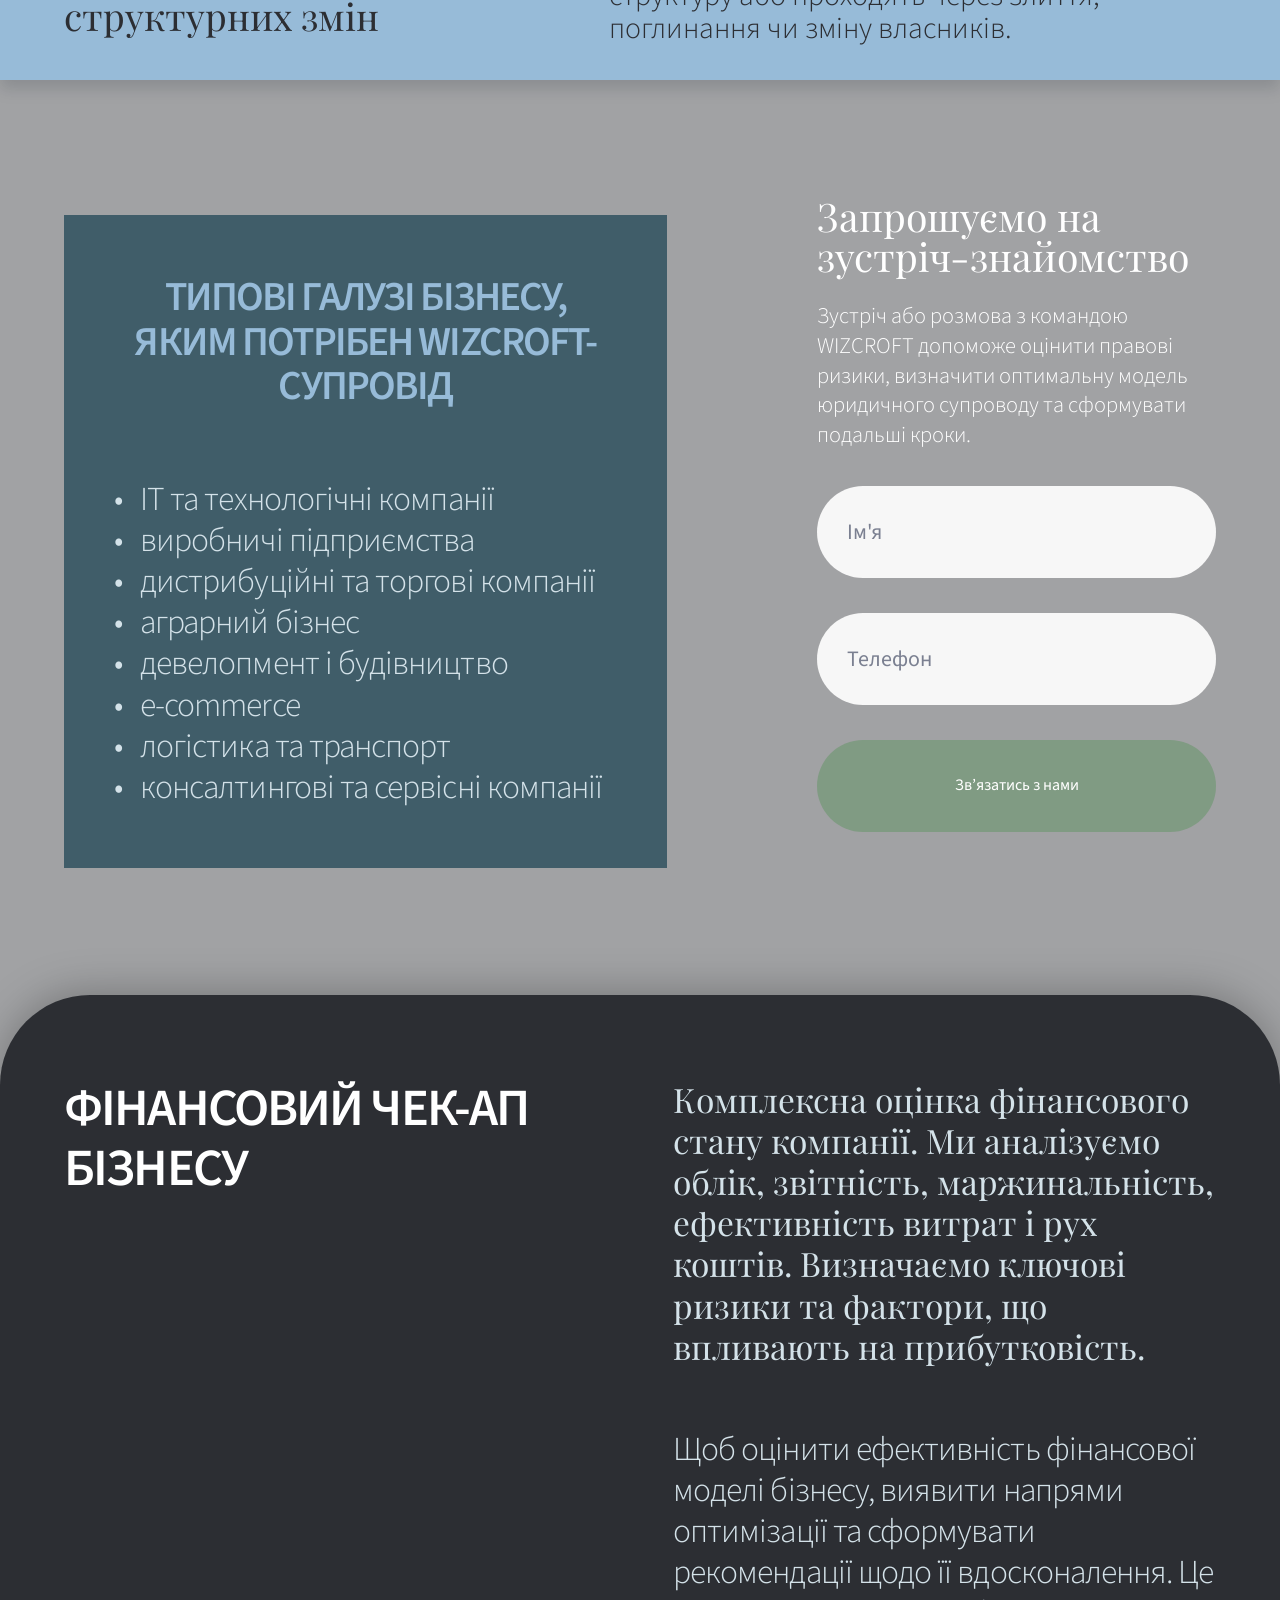
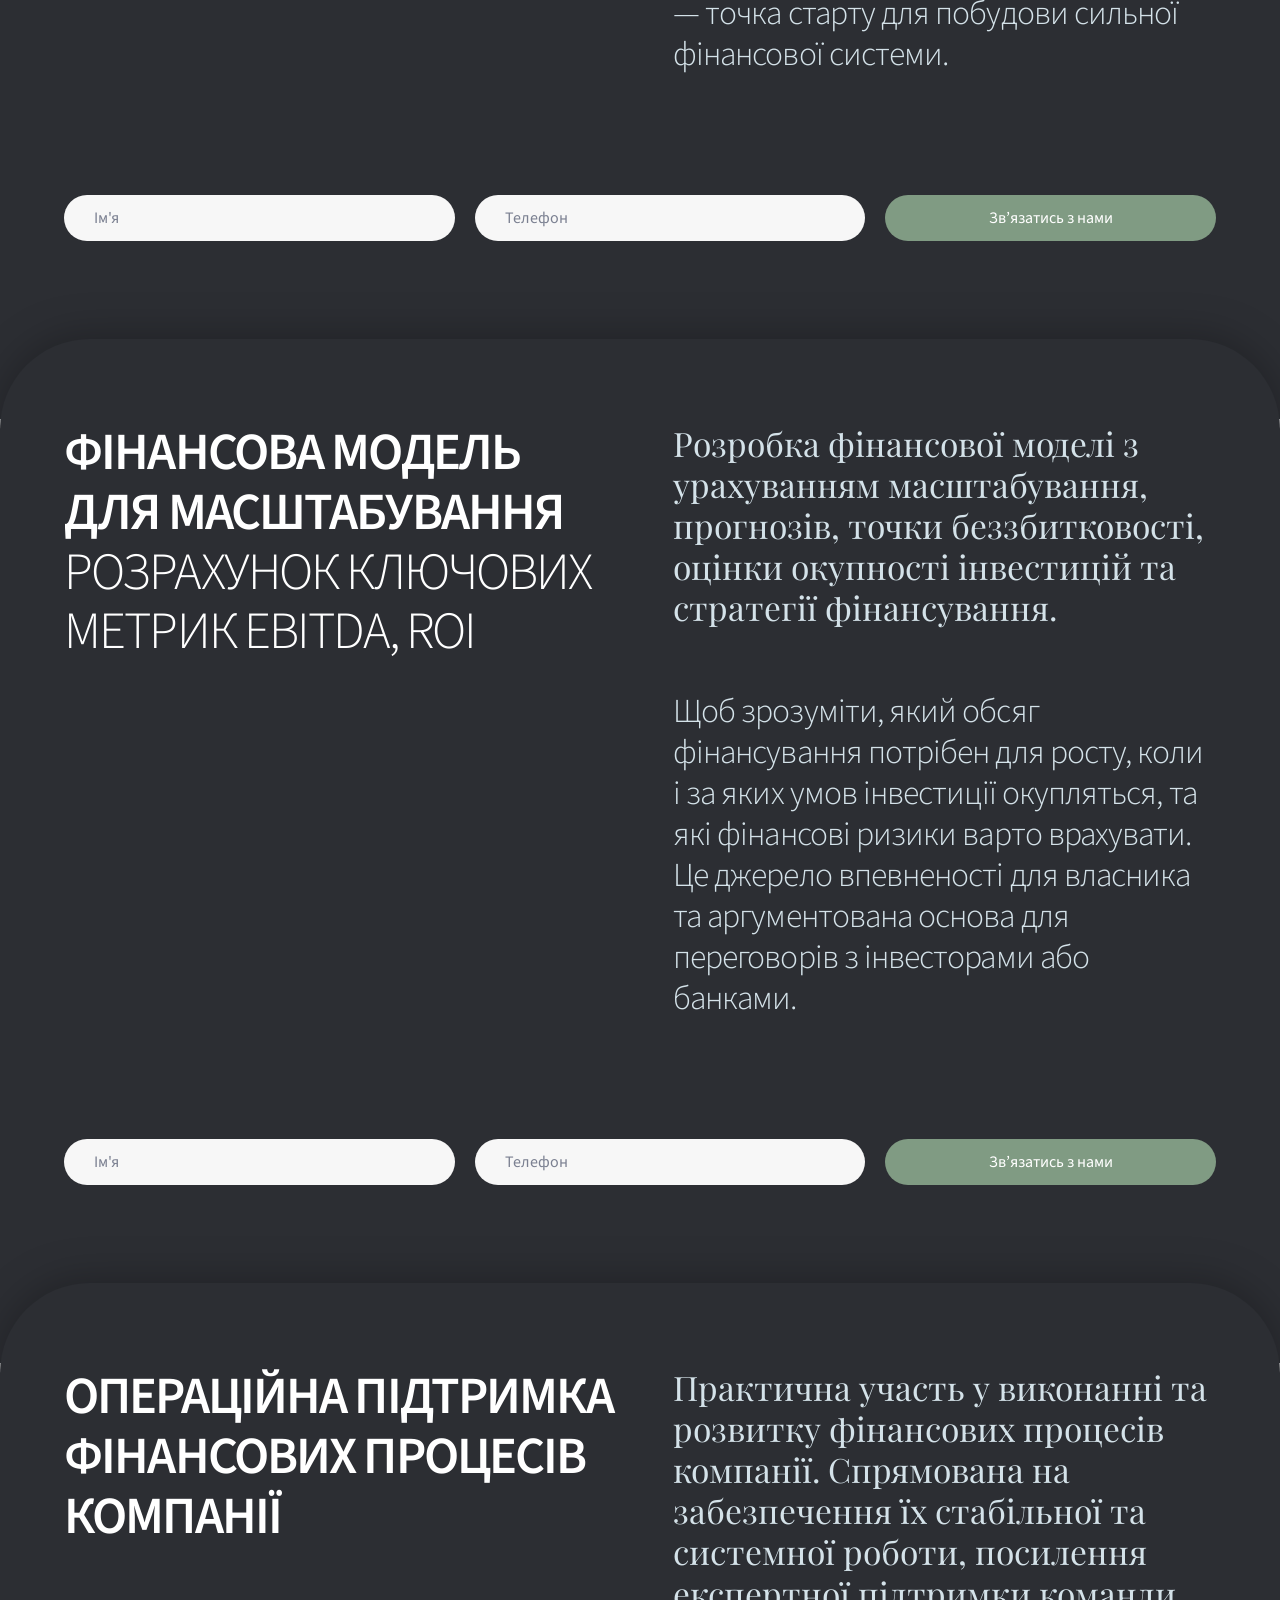
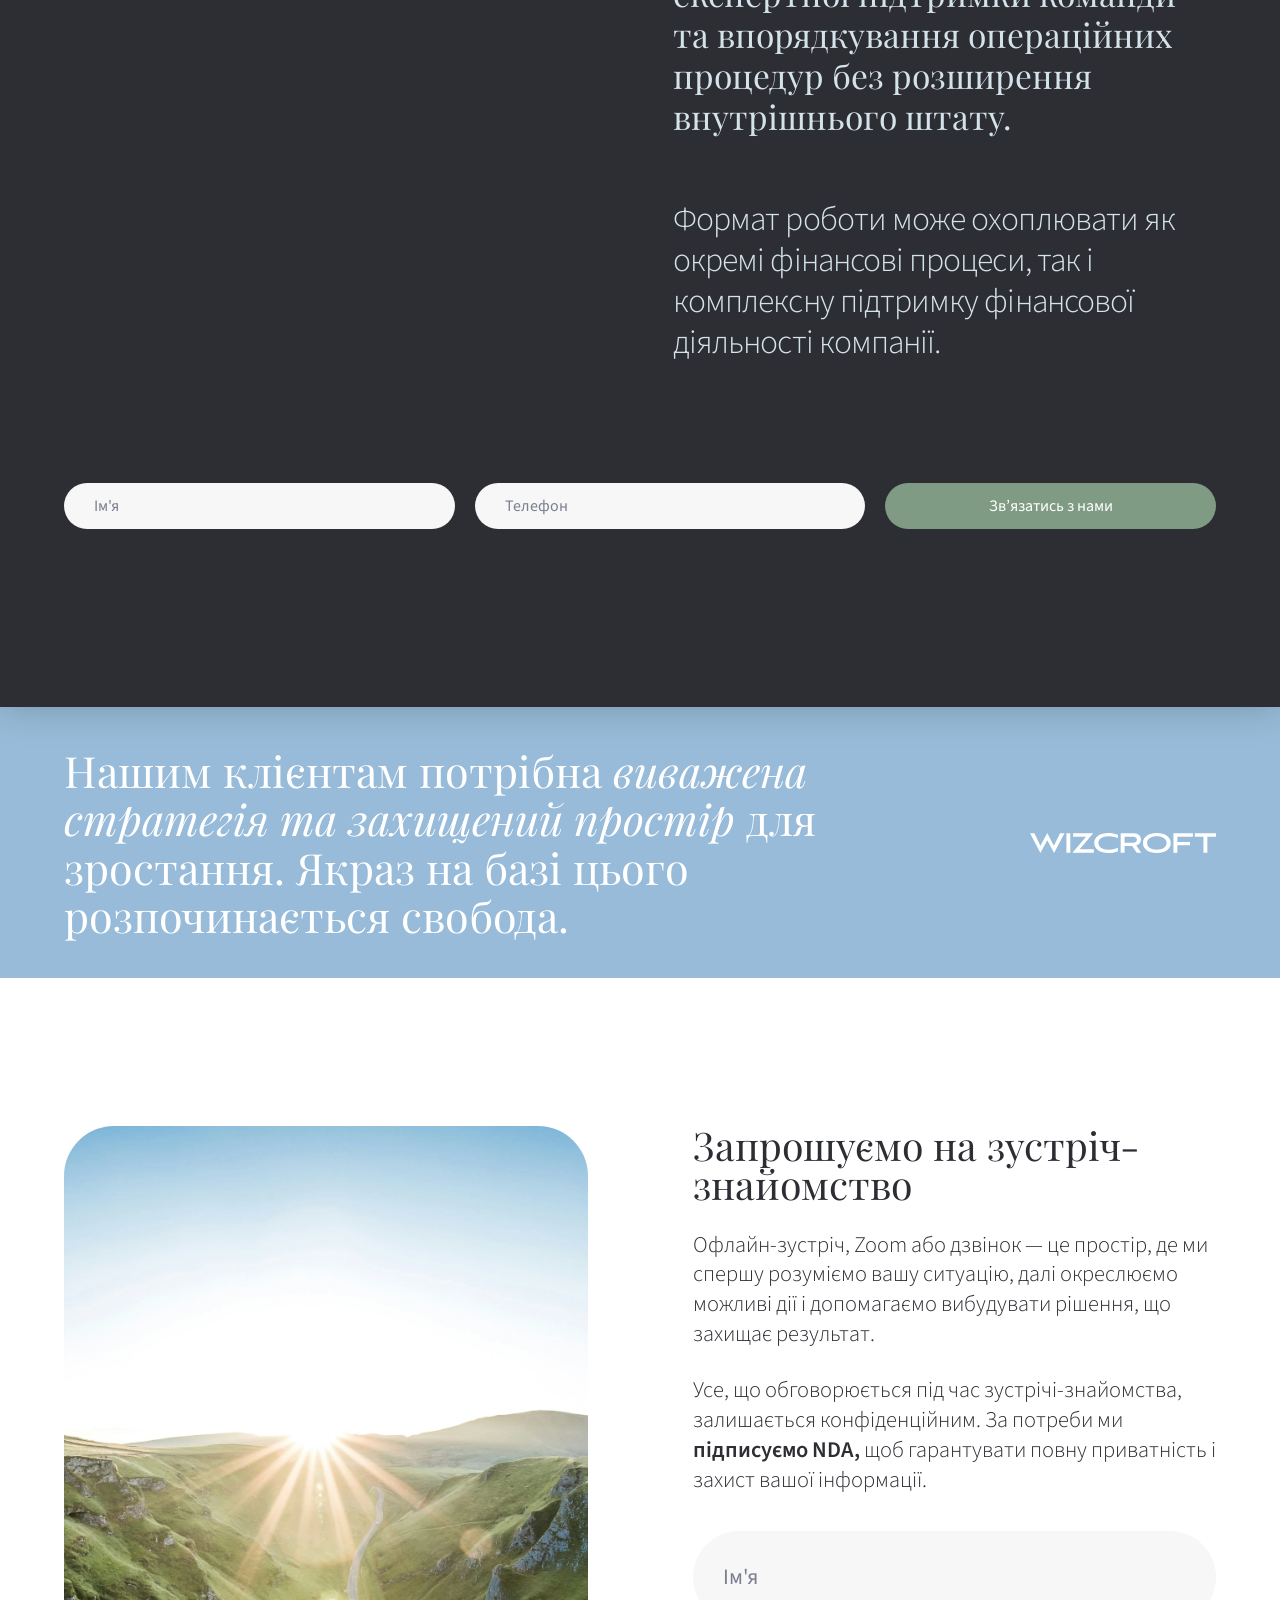
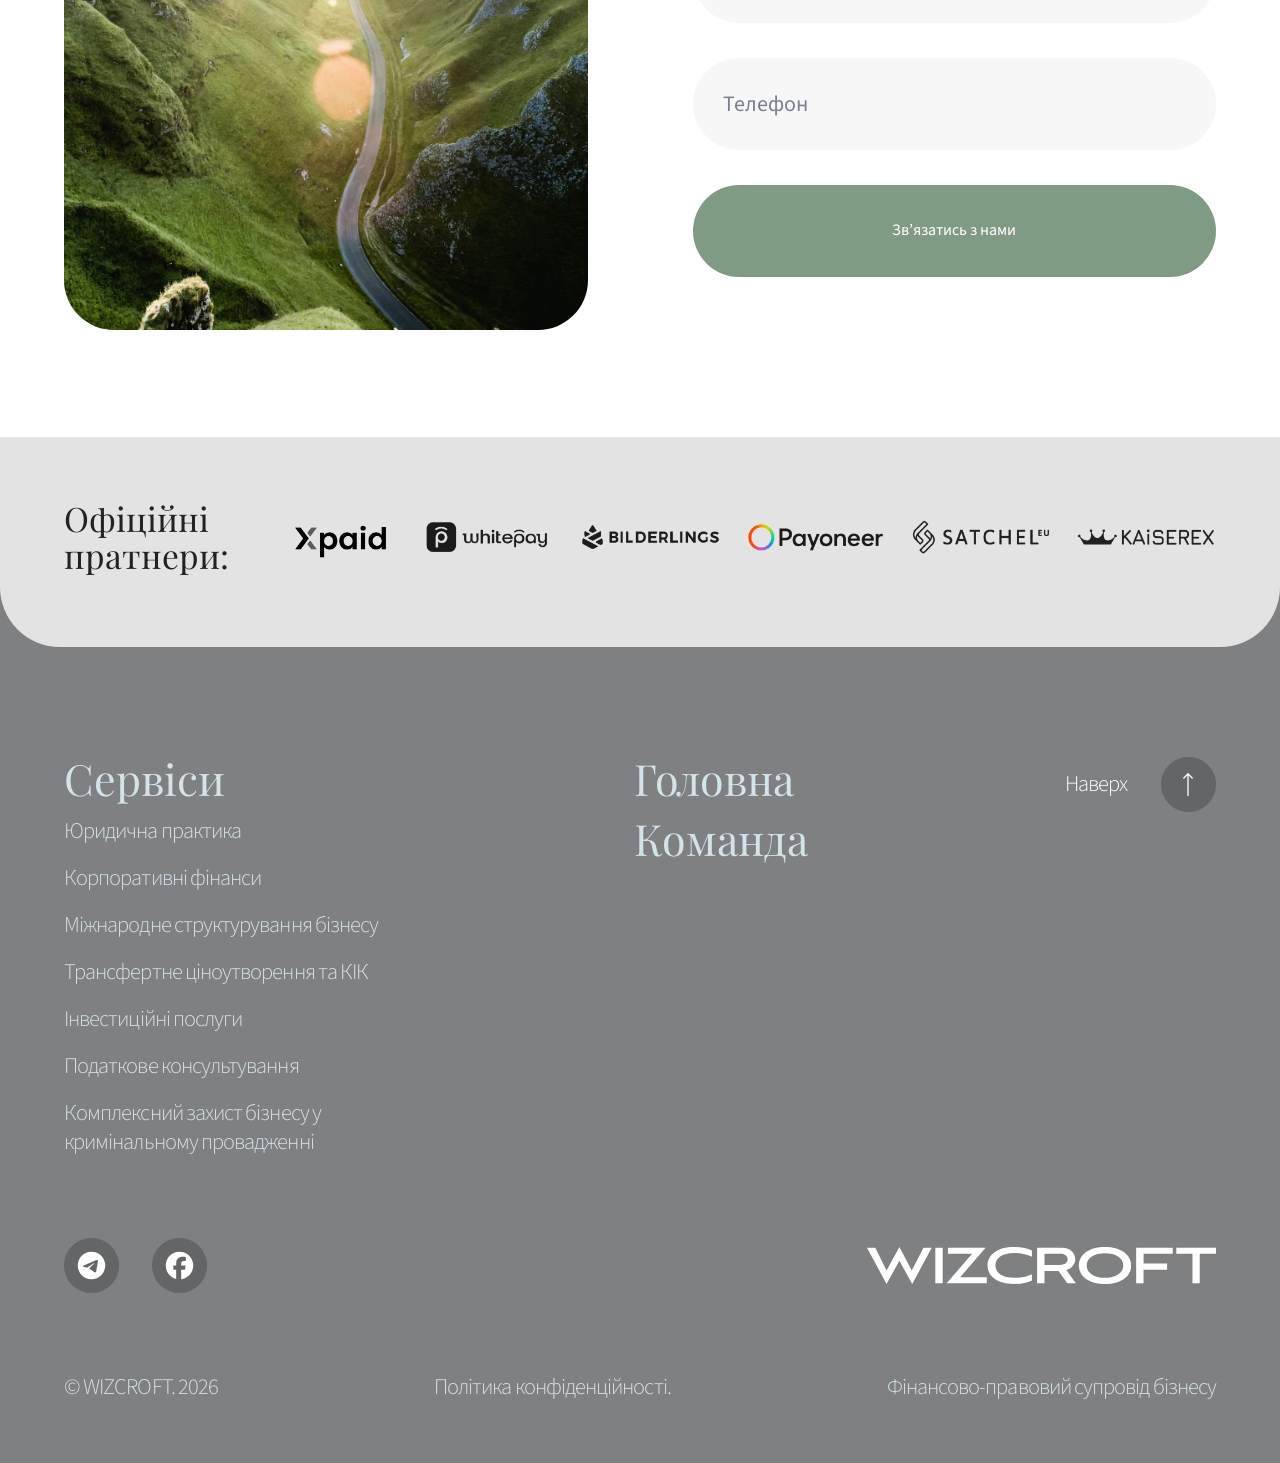
<file: corporate.html>
<!DOCTYPE html>
<html lang="uk">
<head>
  <meta charset="UTF-8">
  <meta name="viewport" content="width=device-width, initial-scale=1.0">
  <title>WIZCROFT — Корпоративні фінанси</title>
  <meta name="description" content="Комплексний фінансовий супровід компанії — від діагностики стану до побудови моделі зростання та операційної підтримки фінансових процесів.">
  <link rel="icon" href="favicon.ico" sizes="any">
  <link rel="stylesheet" href="css/fonts.css">
  <link rel="stylesheet" href="css/style.css">
</head>
<!-- page-corp swaps the shared fixed background to the corporate (mountain) image -->
<body class="page-legal page-corp">
  <div class="fixed-bg" aria-hidden="true"></div>

  <div class="page">

    <!-- ============================ HERO ============================ -->
    <header class="hero hero--legal">
      <div class="hero__overlay" aria-hidden="true"></div>

      <div class="hero__inner container">
        <div class="hero__bar">
          <a href="index.html" class="hero__logo" aria-label="WIZCROFT — на головну">
            <img src="img/logo/logo-header.svg" alt="WIZCROFT">
          </a>
          <button class="nav-toggle" id="nav-toggle" aria-label="Меню" aria-expanded="false" aria-controls="hero-nav">
            <span></span><span></span><span></span>
          </button>
          <nav class="hero__nav" id="hero-nav" aria-label="Головне меню">
            <a href="index.html" class="nav__item">Головна</a>
            <span class="nav__services">
              <span class="nav__item nav__item--services">Сервіси</span>
              <span class="hero__chevron" aria-hidden="true"><img src="img/icons/chevron.svg" alt="" width="14" height="7"></span>
              <ul class="services-menu">
                <li><a href="legal.html">Юридична практика</a></li>
                <li><a href="corporate.html">Корпоративні фінанси</a></li>
                <li><a href="international.html">Міжнародне структурування бізнесу</a></li>
                <li><a href="tcu-kik.html">Трансфертне ціноутворення та КІК</a></li>
                <li><a href="investment.html">Інвестиційні послуги</a></li>
                <li><a href="tax.html">Податкове консультування</a></li>
                <li><a href="criminal.html">Комплексний захист бізнесу у кримінальному провадженні</a></li>
              </ul>
            </span>
            <a href="#result" class="nav__item">Результат</a>
            <a href="#contacts" class="nav__item">Контакти</a>
          </nav>
        </div>

        <div class="hero__content hero__content--legal">
          <div class="hero__main">
            <h1 class="lhero__title">Корпоративні фінанси</h1>
            <p class="lhero__sub">Комплексний фінансовий супровід компанії — від діагностики стану до побудови моделі зростання та операційної підтримки фінансових процесів.</p>
            <p class="lhero__lead">Ми допомагаємо бізнесу розуміти свою фінансову реальність, приймати обґрунтовані рішення та формувати стійку основу для масштабування.</p>
            <a href="#contacts" class="btn btn--green hero__cta">Підібрати рішення</a>
          </div>
          <aside class="founder founder--circle">
            <img src="img/team/Юлія Арнаутова.webp" alt="Юлія Арнаутова, Керівник фінансової практики" class="founder__img" width="160" height="160">
            <p class="founder__name">Юлія Арнаутова</p>
            <p class="founder__role">Керівник<br>фінансової практики</p>
          </aside>
        </div>
      </div>
    </header>

    <main>
    <!-- ============================ BLOCK 2 — APPROACH + BENEFITS ============================ -->
    <section class="intro intro--corp" id="result">
      <div class="intro__inner container">
        <div class="intro__top">
          <div class="intro__img2 intro__img2--legal">
            <img src="img/bg/Image-corp-2.png" alt="Фінансовий супровід бізнесу WIZCROFT" loading="lazy">
          </div>
          <div class="intro__paras lpoints">
            <p class="lpoint"><span class="w-ss-semibold">WISE-стратегічне розуміння.</span><span class="w-ss-light"> Глибокий аналіз фінансової моделі, структури доходів і витрат, руху коштів та ключових показників ефективності. Ми формуємо цілісне бачення фінансового стану компанії, яке дозволяє приймати зважені рішення.</span></p>
            <p class="lpoint"><span class="w-ss-semibold">WIZ-точність рішень.</span><span class="w-ss-light"> Розробка фінансових інструментів і моделей, що трансформують складну фінансову картину у чіткі та керовані механізми управління бізнесом.</span></p>
            <p class="lpoint"><span class="w-ss-semibold">CROFT-простір захисту. </span><span class="w-ss-light">Побудова стабільної фінансової операційної основи: впорядковані процеси, прозора звітність та системний контроль над фінансовими ризиками компанії.</span></p>
          </div>
        </div>

        <h2 class="intro__headline lquote">Такий підхід дозволяє перетворити фінансові виклики на <span class="w-pf-italic">керований процес</span> із визначеною стратегією та зрозумілим порядком дій.</h2>

        <!-- cowork CTA card -->
        <div class="cowork">
          <div class="cowork__text">
            <h3 class="cowork__title">давайте<br>обговоримо<br>співпрацю</h3>
            <p class="cowork__lead">Юридичні питання у бізнесі рідко бувають типовими. Кожна ситуація потребує аналізу, розуміння контексту та продуманого рішення.</p>
          </div>
          <form class="cowork__form contact-form js-w3form" action="https://api.web3forms.com/submit" method="POST" novalidate>
            <input type="hidden" name="access_key" value="YOUR_ACCESS_KEY_HERE">
            <input type="hidden" name="subject" value="Заявка: Корпоративні фінанси (співпраця)">
            <input type="checkbox" name="botcheck" class="visually-hidden" style="display:none" tabindex="-1" autocomplete="off">
            <div class="field"><input type="text" name="name" class="field__input field__input--light" placeholder="Ім'я" required autocomplete="name"></div>
            <div class="field"><input type="tel" name="phone" class="field__input field__input--light" placeholder="Телефон" required autocomplete="tel" inputmode="tel"></div>
            <button type="submit" class="form__submit">Зв’язатись з нами</button>
            <p class="form__result" role="status" aria-live="polite"></p>
          </form>
        </div>

        <!-- when the business needs corporate finance -->
        <div class="when">
          <h2 class="when__title">Коли бізнесу потрібні корпоративні фінанси</h2>
          <p class="when__intro">Фінансові проблеми часто виникають не через відсутність прибутку, а через відсутність ясності.</p>
          <div class="when__cols">
            <div class="when__cases">
              <p class="when__label">Найпоширеніші ситуації:</p>
              <ul class="when__list">
                <li>зростання обороту не призводить до очікуваного зростання прибутку</li>
                <li>відсутнє цілісне бачення фінансової картини для прийняття рішень</li>
                <li>компанія готується до масштабування, залучення інвестицій, або структурних змін</li>
                <li>змінюється бізнес-модель, або запускаються нові напрями</li>
                <li>фінансові процеси працюють хаотично, або залежать від конкретних людей</li>
                <li>інвестор або банк запитує фінансову модель і обґрунтування</li>
                <li>власник не розуміє, куди йдуть гроші і чому не вистачає ресурсу</li>
              </ul>
            </div>
            <div class="when__illus">
              <img src="img/bg/corp-chart-1.png" alt="Приклад фінансової аналітики" class="when__illus-base" loading="lazy">
              <img src="img/bg/corp-chart-2.png" alt="" aria-hidden="true" class="when__illus-card" loading="lazy">
            </div>
          </div>
        </div>

        <hr class="when__divider">

        <h2 class="intro__headline lresult-title">У результаті співпраці ви отримуєте:</h2>

        <div class="benefit-grid">
          <article class="benefit-card">
            <h3 class="benefit-card__title">Ясну фінансову картину бізнесу<span class="benefit-card__arrow">↓</span></h3>
            <p class="benefit-card__text">власник і менеджмент бачать реальний стан компанії — прибутковість, рух коштів, структуру витрат.</p>
          </article>
          <article class="benefit-card">
            <h3 class="benefit-card__title">Виявлені зони ризиків і неефективності<span class="benefit-card__arrow">↓</span></h3>
            <p class="benefit-card__text">конкретні слабкі місця у фінансовій моделі визначені та отримали рекомендації щодо усунення.</p>
          </article>
          <article class="benefit-card">
            <h3 class="benefit-card__title">Фінансову модель для росту або залучення капіталу<span class="benefit-card__arrow">↓</span></h3>
            <p class="benefit-card__text">обґрунтована модель із прогнозами, сценаріями та ключовими метриками — готова для переговорів з інвесторами або банками.</p>
          </article>
          <article class="benefit-card">
            <h3 class="benefit-card__title">Стабільно функціонуючі фінансові процеси<span class="benefit-card__arrow">↓</span></h3>
            <p class="benefit-card__text">бюджетування, облік, звітність і контроль руху коштів працюють системно та незалежно від конкретного виконавця.</p>
          </article>
          <article class="benefit-card">
            <h3 class="benefit-card__title">Прозору управлінську інформацію<span class="benefit-card__arrow">↓</span></h3>
            <p class="benefit-card__text">регулярна фінансова звітність та аналітика для стратегічних і операційних рішень.</p>
          </article>
          <article class="benefit-card">
            <h3 class="benefit-card__title">Посилену фінансову функцію без розширення штату<span class="benefit-card__arrow">↓</span></h3>
            <p class="benefit-card__text">експертна підтримка фінансової команди та впровадження інструментів без найму додаткових спеціалістів.</p>
          </article>
          <article class="benefit-card">
            <h3 class="benefit-card__title">Готовність до масштабування<span class="benefit-card__arrow">↓</span></h3>
            <p class="benefit-card__text">фінансова система здатна підтримувати розвиток компанії на наступному етапі зростання.</p>
          </article>
        </div>

        <a href="#contacts" class="btn btn--blue intro__cta">Замовити консультацію</a>
      </div>
    </section>

    <!-- ============================ AUDIENCE BAND (image) ============================ -->
    <section class="audience-band">
      <div class="audience-band__inner container">
        <h2 class="audience-band__title">Кому потрібні корпоративні фінанси WIZCROFT</h2>
        <p class="audience-band__text">Послуга орієнтована на компанії, для яких фінансова прозорість і керованість безпосередньо впливають на якість рішень, стабільність бізнесу та можливості для зростання. <span class="w-ss-semibold">Найчастіше до нас звертаються:</span></p>
      </div>
    </section>

    <!-- ============================ AUDIENCE BARS ============================ -->
    <div class="aud-list">
      <div class="aud-bar"><div class="aud-bar__inner container">
        <h3 class="aud-bar__title">Власники та керівники компаній</h3>
        <p class="aud-bar__text">яким потрібне цілісне розуміння фінансового стану бізнесу та інструменти для прийняття обґрунтованих стратегічних рішень.</p>
      </div></div>
      <div class="aud-bar"><div class="aud-bar__inner container">
        <h3 class="aud-bar__title">Компанії на етапі масштабування</h3>
        <p class="aud-bar__text">бізнеси, що готуються до виходу на нові ринки, запуску нових напрямів або залучення зовнішнього фінансування.</p>
      </div></div>
      <div class="aud-bar"><div class="aud-bar__inner container">
        <h3 class="aud-bar__title">Бізнеси, що залучають інвестиції або кредитне фінансування</h3>
        <p class="aud-bar__text">компанії, яким потрібна фінансова модель, обґрунтування окупності та аргументована позиція для переговорів.</p>
      </div></div>
      <div class="aud-bar"><div class="aud-bar__inner container">
        <h3 class="aud-bar__title">Компанії зі слабкою або хаотичною фінансовою функцією</h3>
        <p class="aud-bar__text">бізнеси, де фінансові процеси працюють непослідовно, звітність формується із затримками або управлінська інформація недостатньо прозора.</p>
      </div></div>
      <div class="aud-bar"><div class="aud-bar__inner container">
        <h3 class="aud-bar__title">Середній бізнес без власного CFO</h3>
        <p class="aud-bar__text">компанії, яким потрібна експертна фінансова підтримка на рівні фінансового директора без утримання ставки у штаті.</p>
      </div></div>
      <div class="aud-bar"><div class="aud-bar__inner container">
        <h3 class="aud-bar__title">Компанії у фазі структурних змін</h3>
        <p class="aud-bar__text">бізнеси, що змінюють модель, реорганізовують структуру або проходять через злиття, поглинання чи зміну власників.</p>
      </div></div>
    </div>

    <!-- ============================ PARALLAX GAP ============================ -->
    <section class="parallax-gap">
      <div class="parallax-gap__inner container">
        <aside class="industries">
          <h2 class="industries__title">Типові галузі бізнесу, яким потрібен WIZCROFT-супровід</h2>
          <ul class="industries__list">
            <li>IT та технологічні компанії</li>
            <li>виробничі підприємства</li>
            <li>дистрибуційні та торгові компанії</li>
            <li>аграрний бізнес</li>
            <li>девелопмент і будівництво</li>
            <li>e-commerce</li>
            <li>логістика та транспорт</li>
            <li>консалтингові та сервісні компанії</li>
          </ul>
        </aside>
        <div class="meeting">
          <h2 class="meeting__title">Запрошуємо на зустріч-знайомство</h2>
          <p class="meeting__text">Зустріч або розмова з командою WIZCROFT допоможе оцінити правові ризики, визначити оптимальну модель юридичного супроводу та сформувати подальші кроки.</p>
          <form class="contact-form js-w3form" action="https://api.web3forms.com/submit" method="POST" novalidate>
            <input type="hidden" name="access_key" value="YOUR_ACCESS_KEY_HERE">
            <input type="hidden" name="subject" value="Заявка: Корпоративні фінанси (зустріч)">
            <input type="checkbox" name="botcheck" class="visually-hidden" style="display:none" tabindex="-1" autocomplete="off">
            <div class="field"><input type="text" name="name" class="field__input" placeholder="Ім'я" required autocomplete="name"></div>
            <div class="field"><input type="tel" name="phone" class="field__input" placeholder="Телефон" required autocomplete="tel" inputmode="tel"></div>
            <button type="submit" class="form__submit">Зв’язатись з нами</button>
            <p class="form__result" role="status" aria-live="polite"></p>
          </form>
        </div>
      </div>
    </section>

    <!-- ============================ SERVICE PANELS (dark, stacked) ============================ -->
    <div class="svc-stack">
      <section class="svc-block">
        <div class="svc-block__inner container">
          <div class="svc-block__cols">
            <h2 class="svc-block__title">Фінансовий чек-ап бізнесу</h2>
            <div class="svc-block__body">
              <p class="svc-block__desc">Комплексна оцінка фінансового стану компанії. Ми аналізуємо облік, звітність, маржинальність, ефективність витрат і рух коштів. Визначаємо ключові ризики та фактори, що впливають на прибутковість.</p>
              <p class="svc-block__note">Щоб оцінити ефективність фінансової моделі бізнесу, виявити напрями оптимізації та сформувати рекомендації щодо її вдосконалення. Це — точка старту для побудови сильної фінансової системи.</p>
            </div>
          </div>
          <form class="svc-form js-w3form" action="https://api.web3forms.com/submit" method="POST" novalidate>
            <input type="hidden" name="access_key" value="YOUR_ACCESS_KEY_HERE">
            <input type="hidden" name="subject" value="Заявка: Фінансовий чек-ап бізнесу">
            <input type="checkbox" name="botcheck" class="visually-hidden" style="display:none" tabindex="-1" autocomplete="off">
            <input type="text" name="name" class="svc-form__input" placeholder="Ім'я" required autocomplete="name">
            <input type="tel" name="phone" class="svc-form__input" placeholder="Телефон" required autocomplete="tel" inputmode="tel">
            <button type="submit" class="svc-form__submit">Зв’язатись з нами</button>
            <p class="form__result" role="status" aria-live="polite"></p>
          </form>
        </div>
      </section>

      <section class="svc-block">
        <div class="svc-block__inner container">
          <div class="svc-block__cols">
            <h2 class="svc-block__title">Фінансова модель для масштабування<span class="svc-block__title-sub">Розрахунок ключових метрик EBITDA, ROI</span></h2>
            <div class="svc-block__body">
              <p class="svc-block__desc">Розробка фінансової моделі з урахуванням масштабування, прогнозів, точки беззбитковості, оцінки окупності інвестицій та стратегії фінансування.</p>
              <p class="svc-block__note">Щоб зрозуміти, який обсяг фінансування потрібен для росту, коли і за яких умов інвестиції окупляться, та які фінансові ризики варто врахувати. Це джерело впевненості для власника та аргументована основа для переговорів з інвесторами або банками.</p>
            </div>
          </div>
          <form class="svc-form js-w3form" action="https://api.web3forms.com/submit" method="POST" novalidate>
            <input type="hidden" name="access_key" value="YOUR_ACCESS_KEY_HERE">
            <input type="hidden" name="subject" value="Заявка: Фінансова модель для масштабування">
            <input type="checkbox" name="botcheck" class="visually-hidden" style="display:none" tabindex="-1" autocomplete="off">
            <input type="text" name="name" class="svc-form__input" placeholder="Ім'я" required autocomplete="name">
            <input type="tel" name="phone" class="svc-form__input" placeholder="Телефон" required autocomplete="tel" inputmode="tel">
            <button type="submit" class="svc-form__submit">Зв’язатись з нами</button>
            <p class="form__result" role="status" aria-live="polite"></p>
          </form>
        </div>
      </section>

      <section class="svc-block">
        <div class="svc-block__inner container">
          <div class="svc-block__cols">
            <h2 class="svc-block__title">Операційна підтримка фінансових процесів компанії</h2>
            <div class="svc-block__body">
              <p class="svc-block__desc">Практична участь у виконанні та розвитку фінансових процесів компанії. Спрямована на забезпечення їх стабільної та системної роботи, посилення експертної підтримки команди та впорядкування операційних процедур без розширення внутрішнього штату.</p>
              <p class="svc-block__note">Формат роботи може охоплювати як окремі фінансові процеси, так і комплексну підтримку фінансової діяльності компанії.</p>
            </div>
          </div>
          <form class="svc-form js-w3form" action="https://api.web3forms.com/submit" method="POST" novalidate>
            <input type="hidden" name="access_key" value="YOUR_ACCESS_KEY_HERE">
            <input type="hidden" name="subject" value="Заявка: Операційна підтримка фінансових процесів">
            <input type="checkbox" name="botcheck" class="visually-hidden" style="display:none" tabindex="-1" autocomplete="off">
            <input type="text" name="name" class="svc-form__input" placeholder="Ім'я" required autocomplete="name">
            <input type="tel" name="phone" class="svc-form__input" placeholder="Телефон" required autocomplete="tel" inputmode="tel">
            <button type="submit" class="svc-form__submit">Зв’язатись з нами</button>
            <p class="form__result" role="status" aria-live="polite"></p>
          </form>
        </div>
      </section>
    </div>

    <!-- ============================ BLOCK 3 — FREEDOM (shared) ============================ -->
    <section class="freedom">
      <div class="freedom__inner container">
        <p class="freedom__quote">Нашим клієнтам потрібна <span class="w-pf-italic">виважена стратегія та захищений простір</span> для зростання. Якраз на базі цього розпочинається свобода. </p>
        <img src="img/icons/freedom-line.svg" alt="" class="freedom__line" loading="lazy" aria-hidden="true" width="186" height="20">
      </div>
    </section>

    <!-- ============================ BLOCK 4 — CONTACT (shared) ============================ -->
    <section class="block4" id="contacts">
      <div class="block4__inner container">
        <div class="contact">
          <div class="contact__media">
            <img src="img/bg/Image-form.webp" alt="Зустріч-знайомство з командою WIZCROFT" loading="lazy">
          </div>
          <div class="contact__body">
            <h2 class="contact__heading">Запрошуємо на зустріч-знайомство</h2>
            <p class="contact__intro">Офлайн-зустріч, Zoom або дзвінок — це простір, де ми спершу розуміємо вашу ситуацію, далі окреслюємо можливі дії і допомагаємо вибудувати рішення, що захищає результат.</p>
            <p class="contact__nda">Усе, що обговорюється під час зустрічі-знайомства, залишається конфіденційним. За потреби ми <span class="w-ss-semibold">підписуємо NDA, </span> щоб гарантувати повну приватність і захист вашої інформації.</p>
            <form class="contact-form js-w3form" action="https://api.web3forms.com/submit" method="POST" novalidate>
              <input type="hidden" name="access_key" value="YOUR_ACCESS_KEY_HERE">
              <input type="hidden" name="subject" value="Заявка: Корпоративні фінанси (контакт)">
              <input type="checkbox" name="botcheck" class="visually-hidden" style="display:none" tabindex="-1" autocomplete="off">
              <div class="field"><input type="text" name="name" class="field__input" placeholder="Ім'я" required autocomplete="name"></div>
              <div class="field"><input type="tel" name="phone" class="field__input" placeholder="Телефон" required autocomplete="tel" inputmode="tel"></div>
              <button type="submit" class="form__submit">Зв’язатись з нами</button>
              <p class="form__result" role="status" aria-live="polite"></p>
            </form>
          </div>
        </div>
      </div>
    </section>
    </main>

    <!-- ============================ PARTNERS (shared) ============================ -->
    <section class="partners" aria-label="Офіційні партнери">
      <div class="partners__inner container">
        <h2 class="partners__heading"><span>Офіційні </span><br><span>пратнери:</span></h2>
        <div class="partners__logos">
          <div class="partner"><img src="img/Partners/Logo-partner-01.webp" alt="Логотип партнера 1" loading="lazy"></div>
          <div class="partner"><img src="img/Partners/Logo-partner-02.webp" alt="Логотип партнера 2" loading="lazy"></div>
          <div class="partner"><img src="img/Partners/Logo-partner-03.webp" alt="Логотип партнера 3" loading="lazy"></div>
          <div class="partner"><img src="img/Partners/Logo-partner-04.webp" alt="Логотип партнера 4" loading="lazy"></div>
          <div class="partner"><img src="img/Partners/Logo-partner-05.webp" alt="Логотип партнера 5" loading="lazy"></div>
          <div class="partner"><img src="img/Partners/Logo-partner-06.webp" alt="Логотип партнера 6" loading="lazy"></div>
        </div>
      </div>
    </section>

    <!-- ============================ FOOTER (shared) ============================ -->
    <footer class="footer">
      <div class="footer__overlay" aria-hidden="true"></div>
      <div class="footer__inner container">
        <div class="footer__cols">
          <nav class="footer__services" aria-label="Сервіси">
            <h3 class="footer__col-title">Сервіси</h3>
            <a href="legal.html">Юридична практика</a>
            <a href="corporate.html">Корпоративні фінанси</a>
            <a href="international.html">Міжнародне структурування бізнесу</a>
            <a href="tcu-kik.html">Трансфертне ціноутворення та КІК</a>
            <a href="investment.html">Інвестиційні послуги</a>
            <a href="tax.html">Податкове консультування</a>
            <a href="criminal.html" class="footer__services-multiline">Комплексний захист бізнесу у<br>кримінальному провадженні</a>
          </nav>
          <nav class="footer__nav" aria-label="Навігація">
            <a href="index.html">Головна</a>
            <a href="index.html#team">Команда</a>
          </nav>
          <a href="#" class="footer__top" id="back-to-top">
            <span class="footer__top-label">Наверх</span>
            <span class="footer__top-icon">
              <img src="img/icons/scrolltop-group.svg" alt="" width="55" height="55">
              <img src="img/icons/scrolltop-vector.svg" alt="" class="footer__top-arrow" width="10" height="23">
            </span>
          </a>
        </div>
        <div class="footer__meta">
          <div class="footer__social">
            <a href="#" aria-label="Соцмережа 1"><img src="img/icons/social-01.svg" alt="" width="55" height="55"></a>
            <a href="#" aria-label="Соцмережа 2"><img src="img/icons/social-02.svg" alt="" width="55" height="55"></a>
          </div>
          <div class="footer__logo">
            <img src="img/logo/logo-footer.svg" alt="WIZCROFT" width="349" height="37" loading="lazy">
          </div>
        </div>
        <div class="footer__bottom">
          <span>© WIZCROFT. 2026</span>
          <span>Політика конфіденційності.</span>
          <span>Фінансово-правовий супровід бізнесу</span>
        </div>
      </div>
    </footer>

  </div><!-- /.page -->

  <script src="js/main.js"></script>
</body>
</html>
</file>
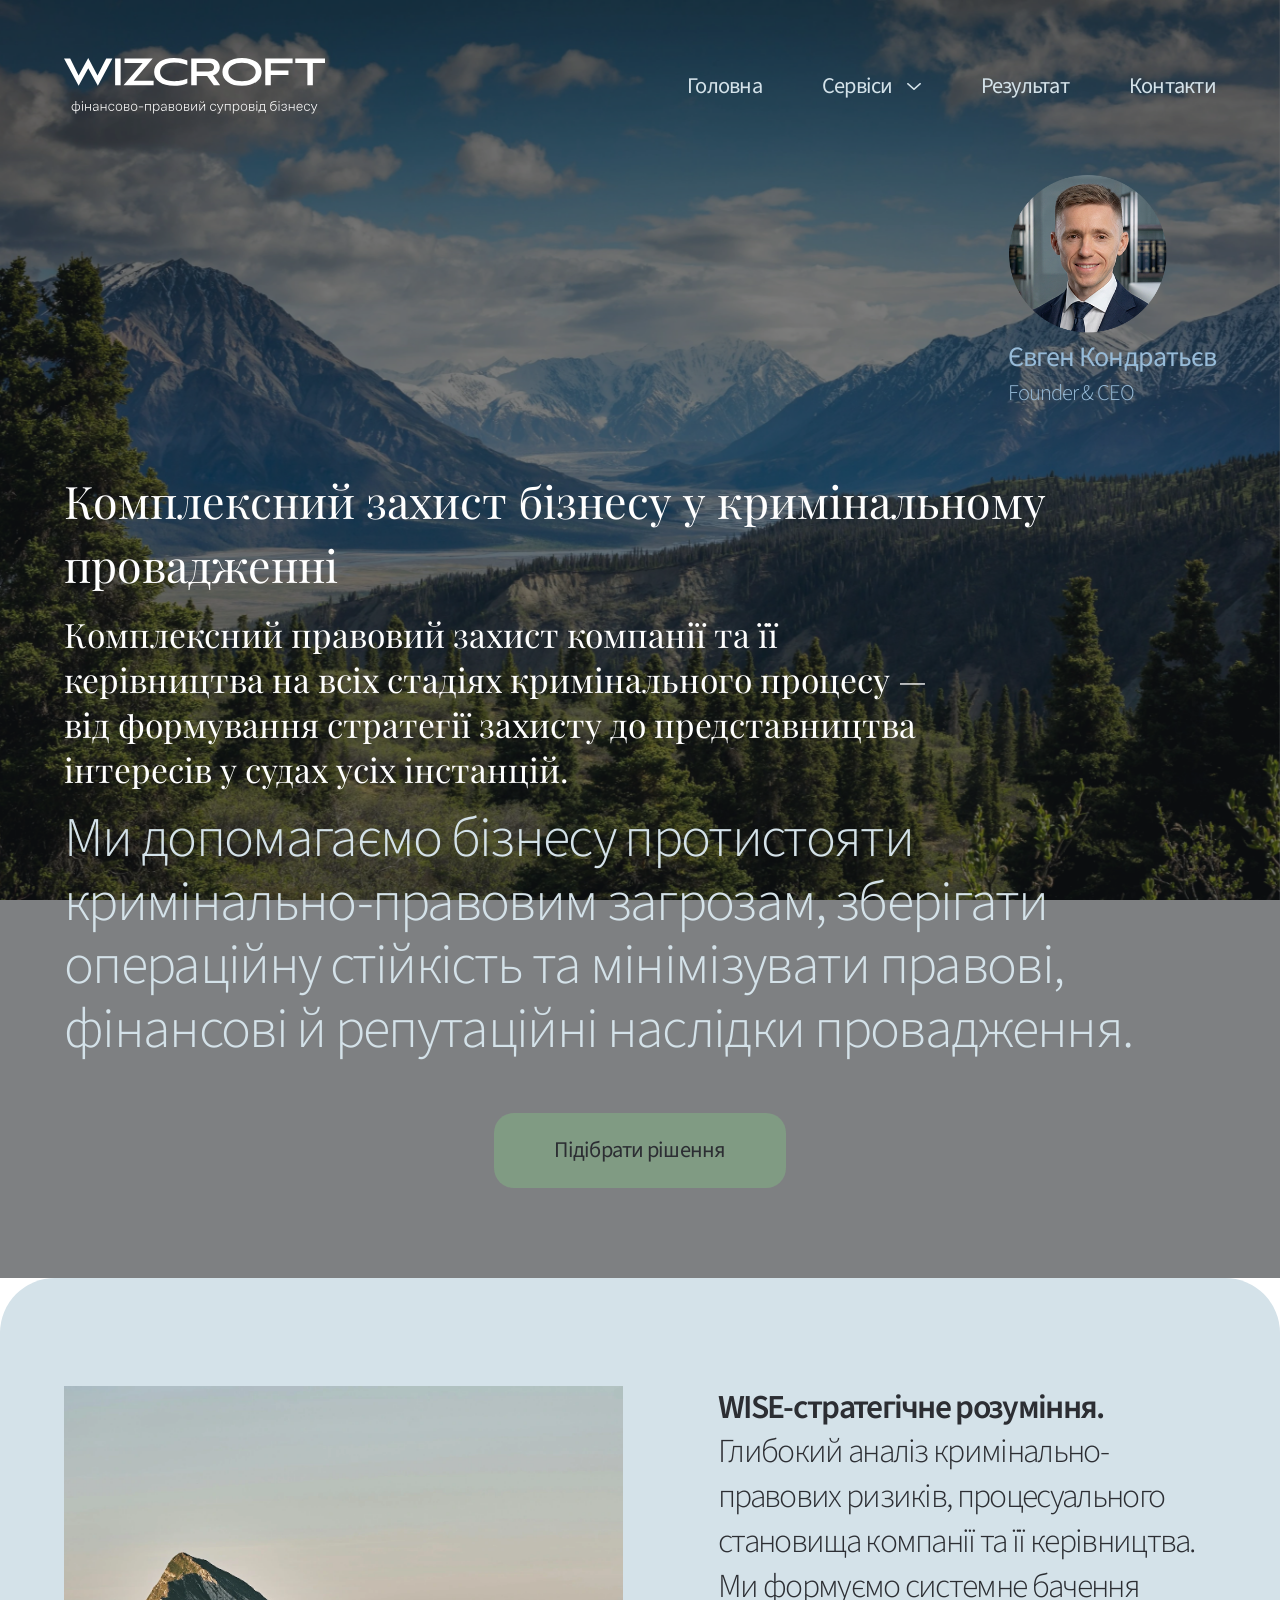
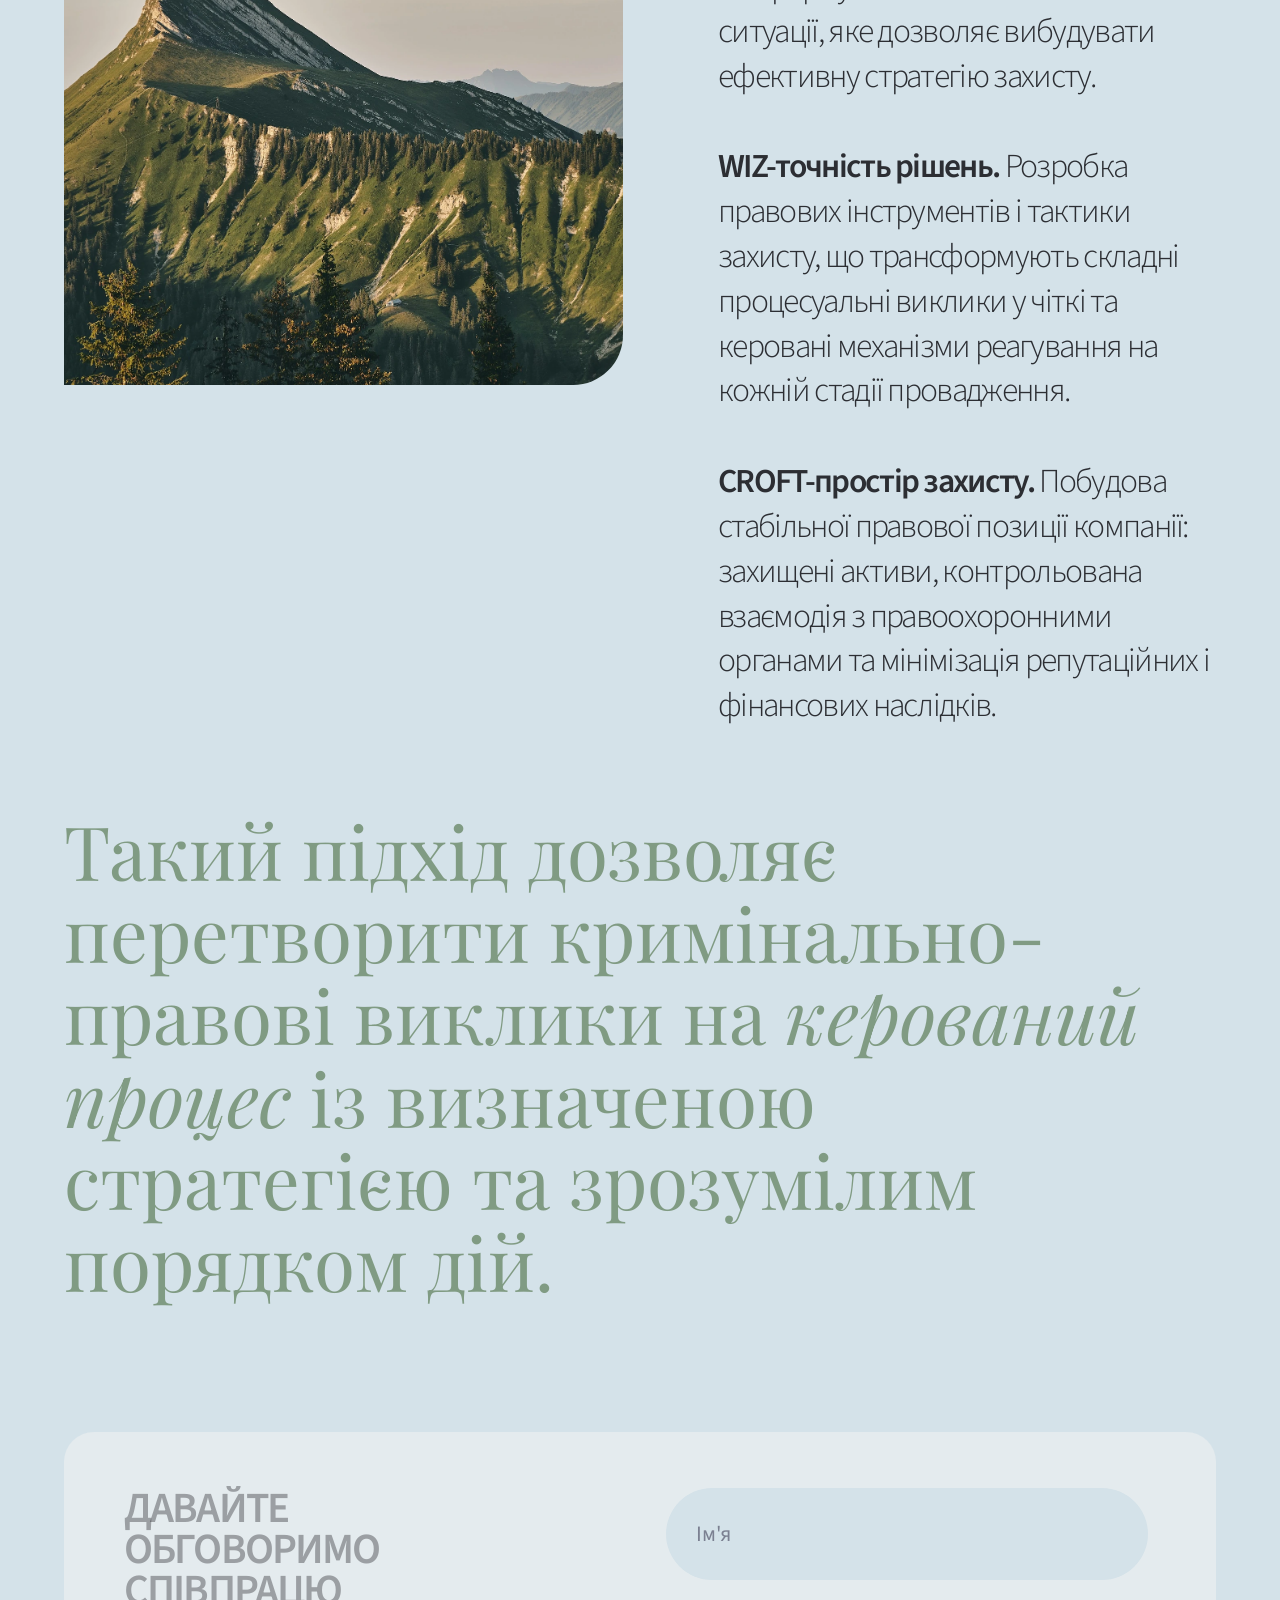
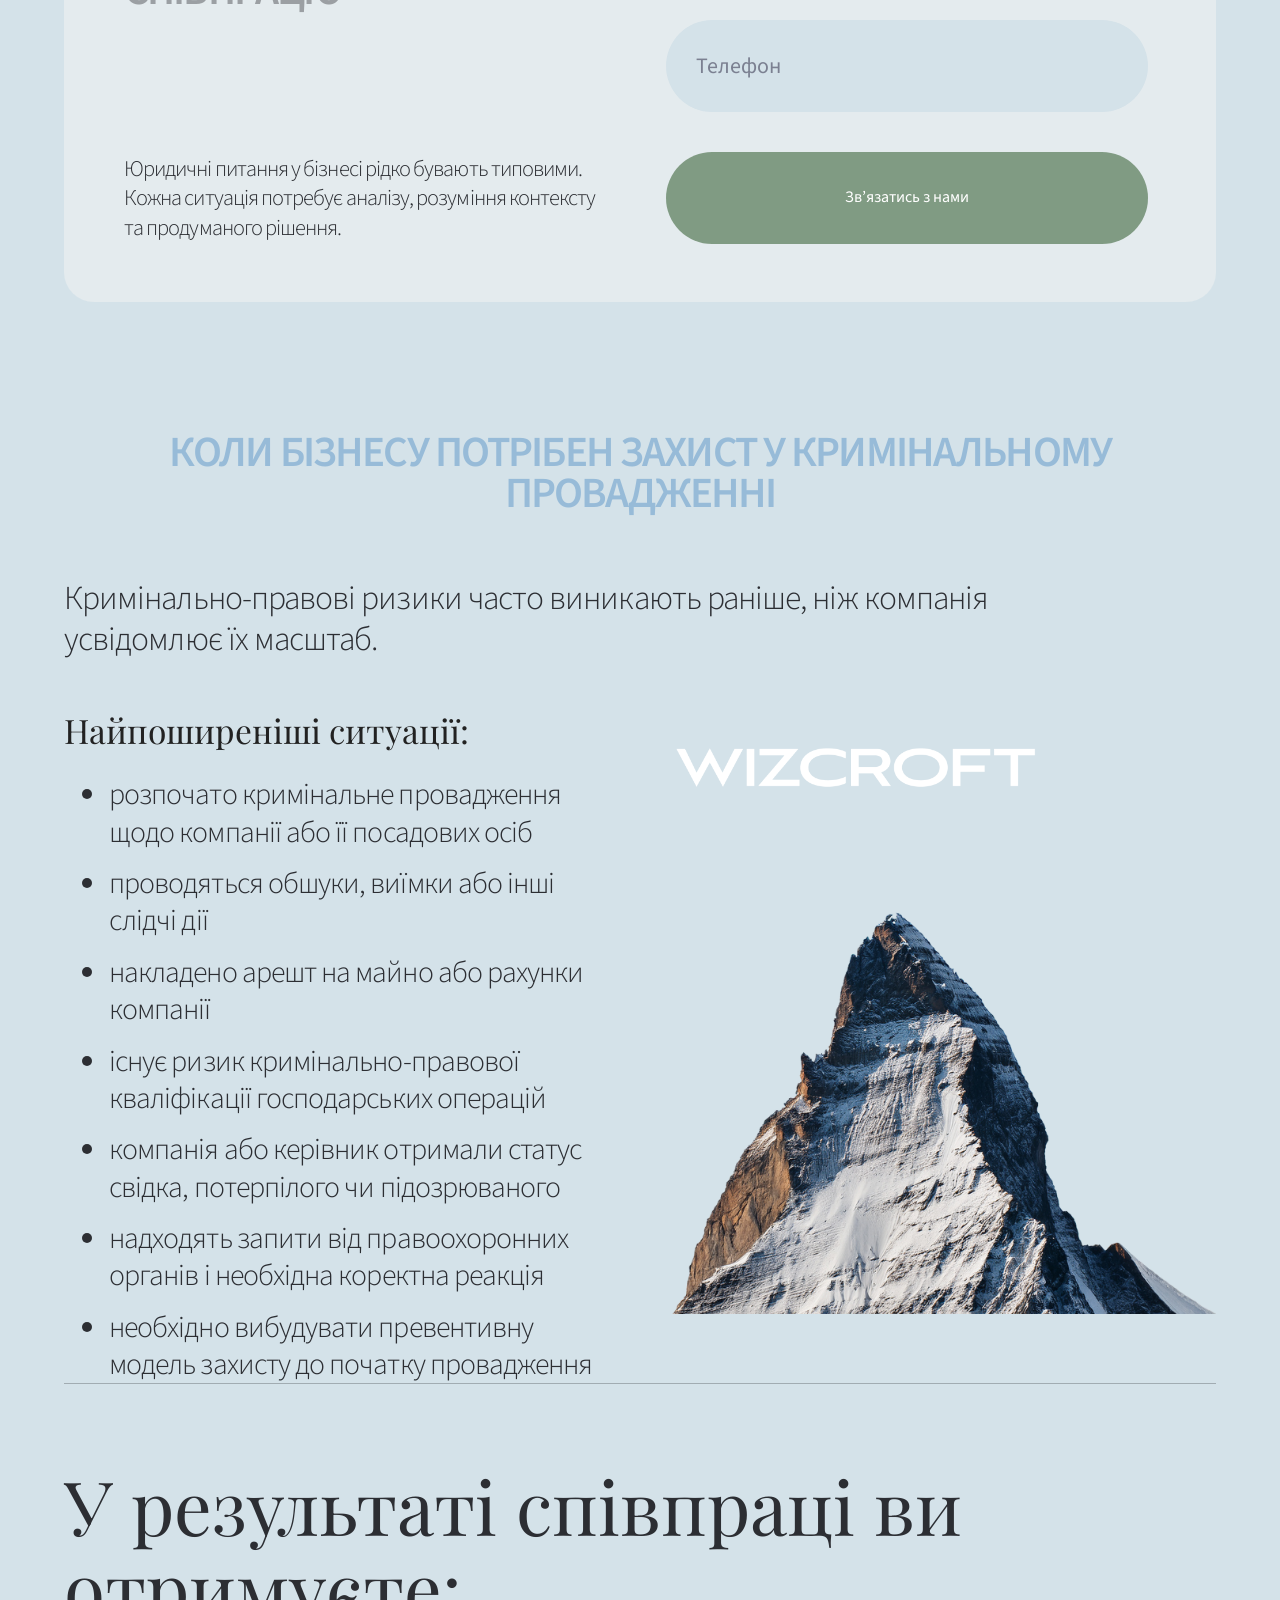
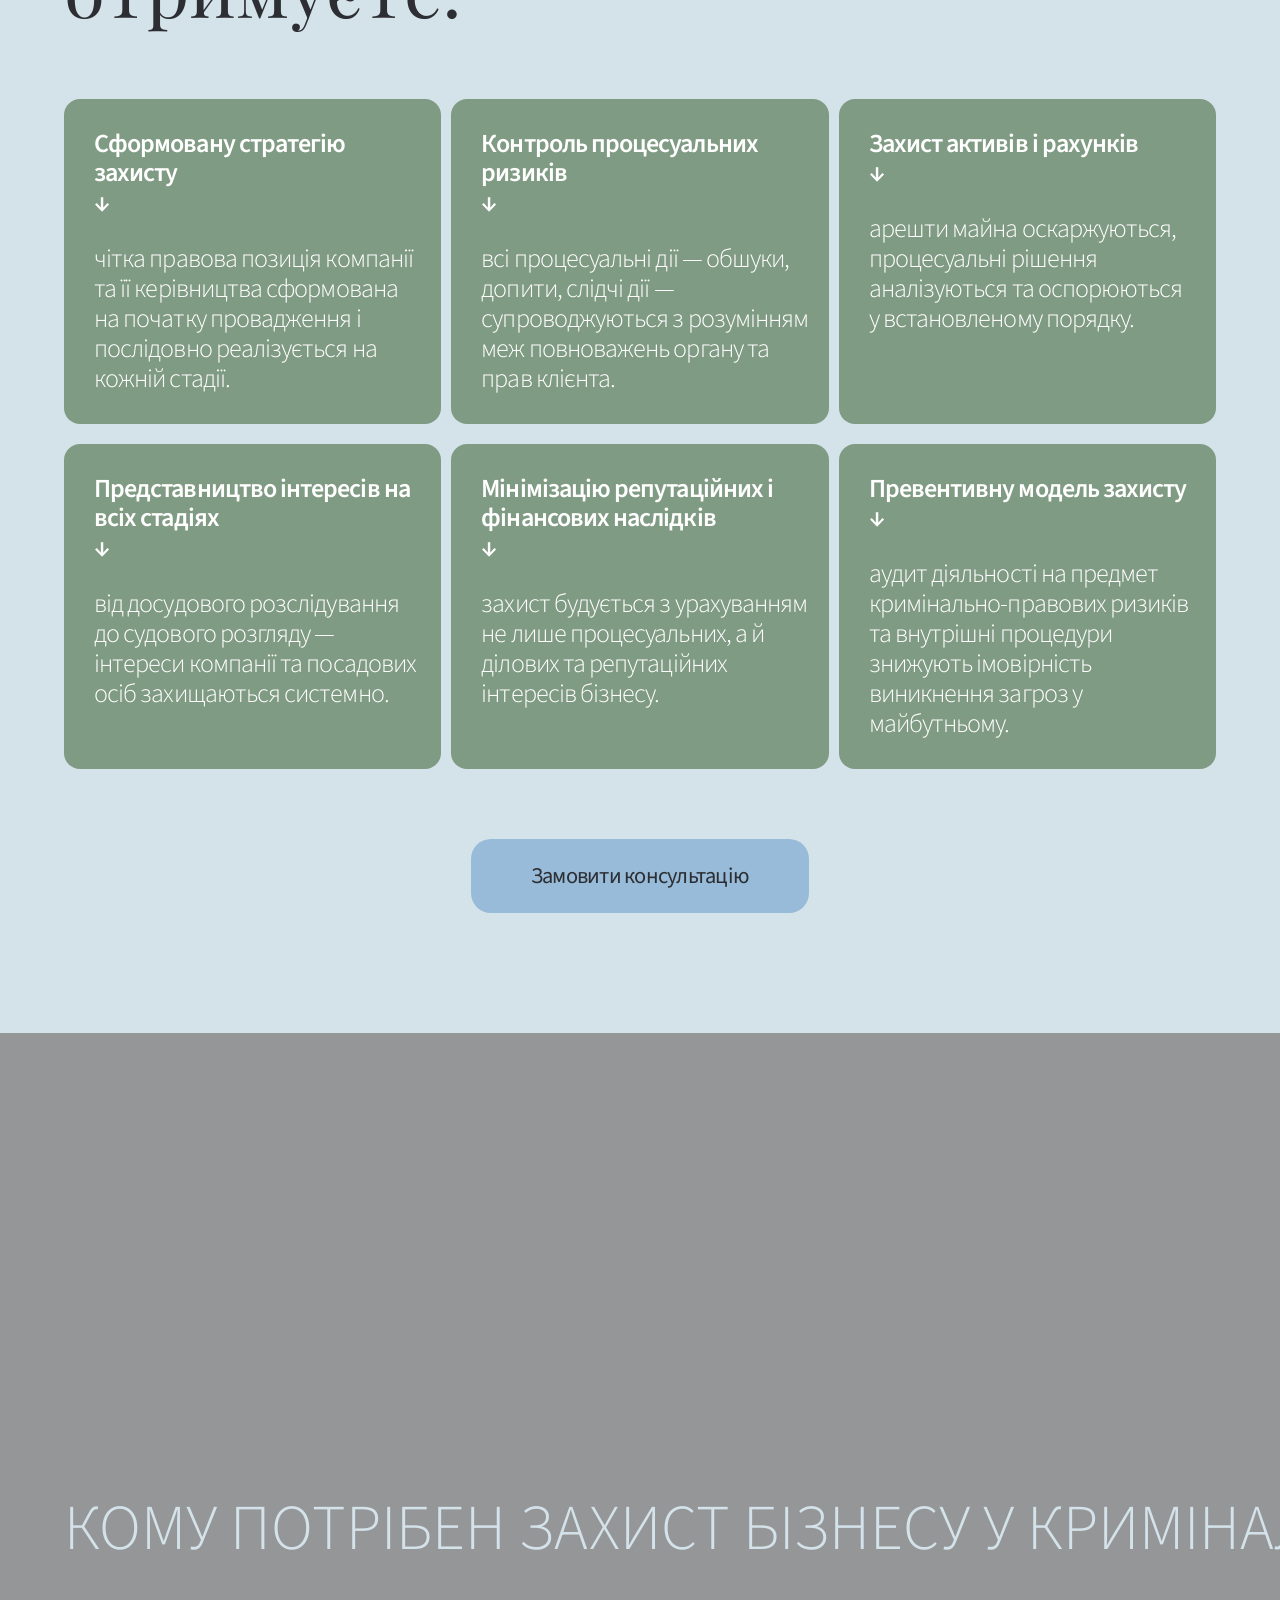
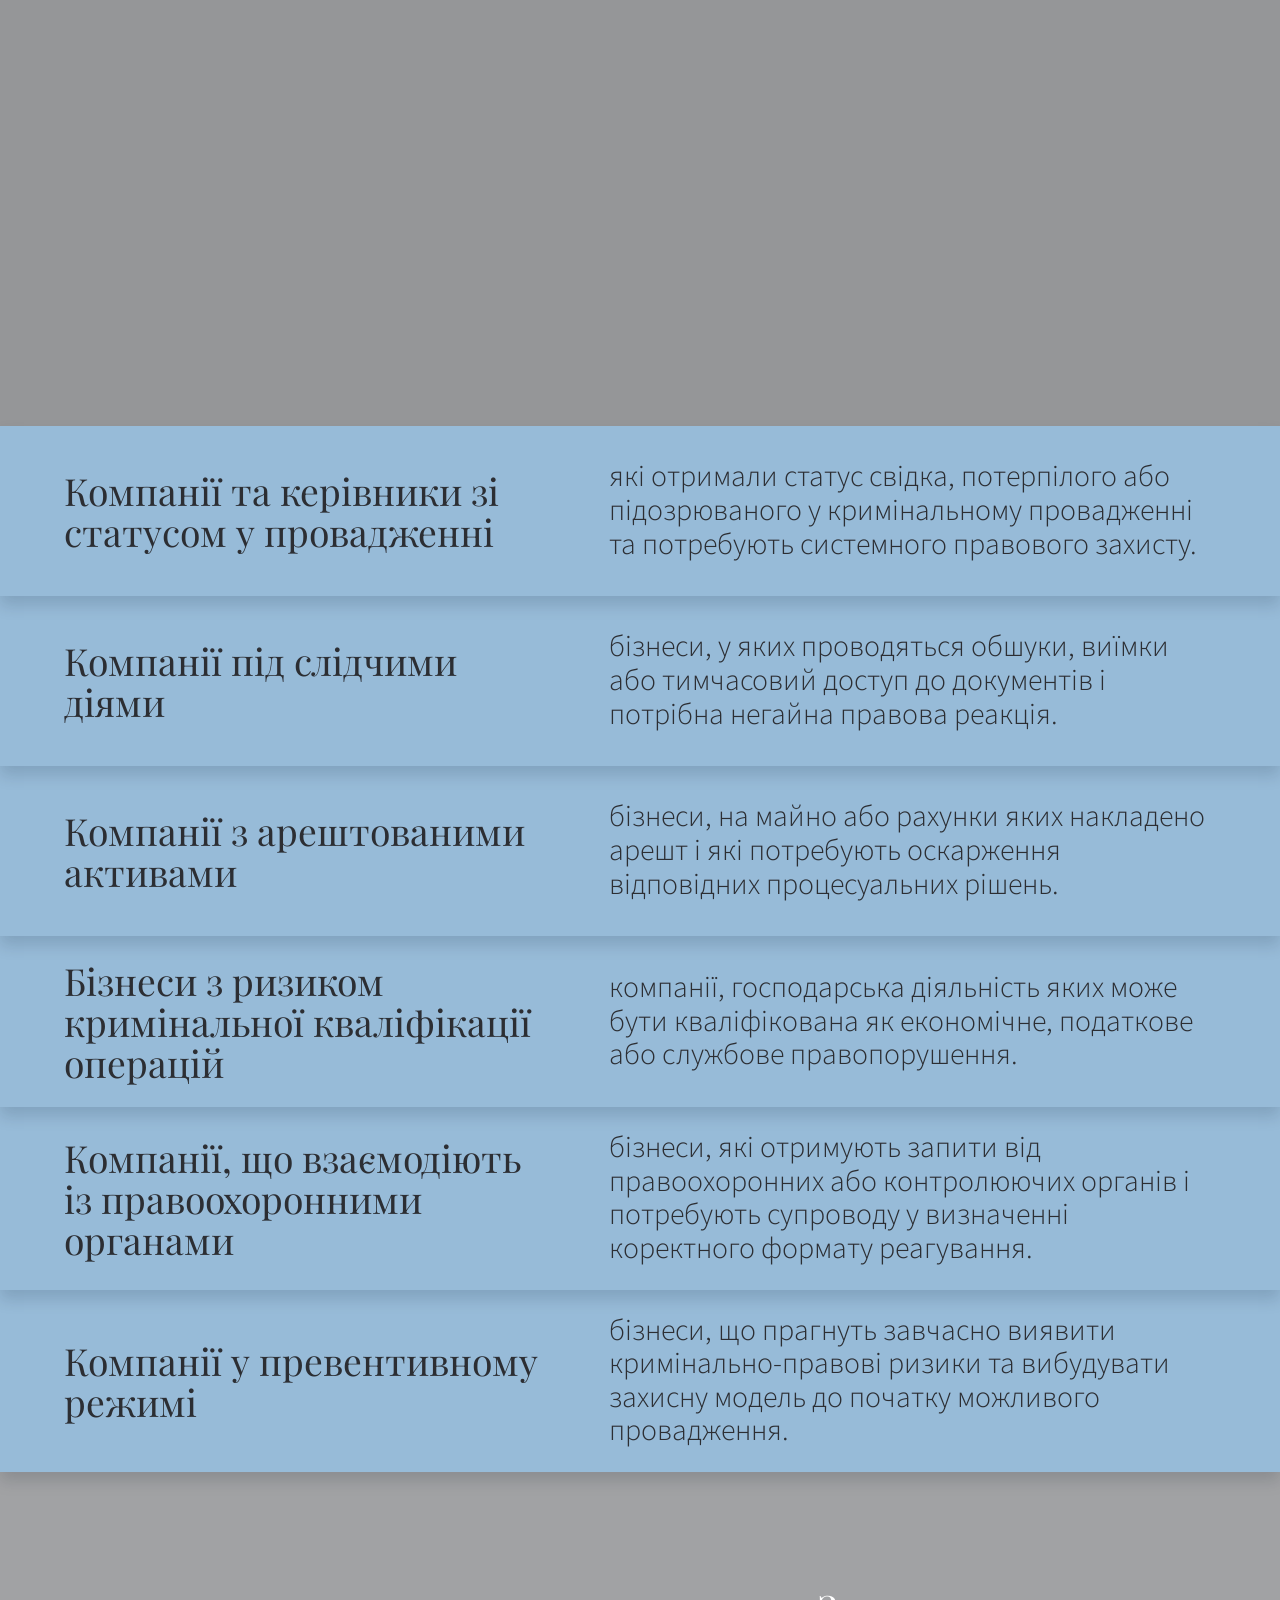
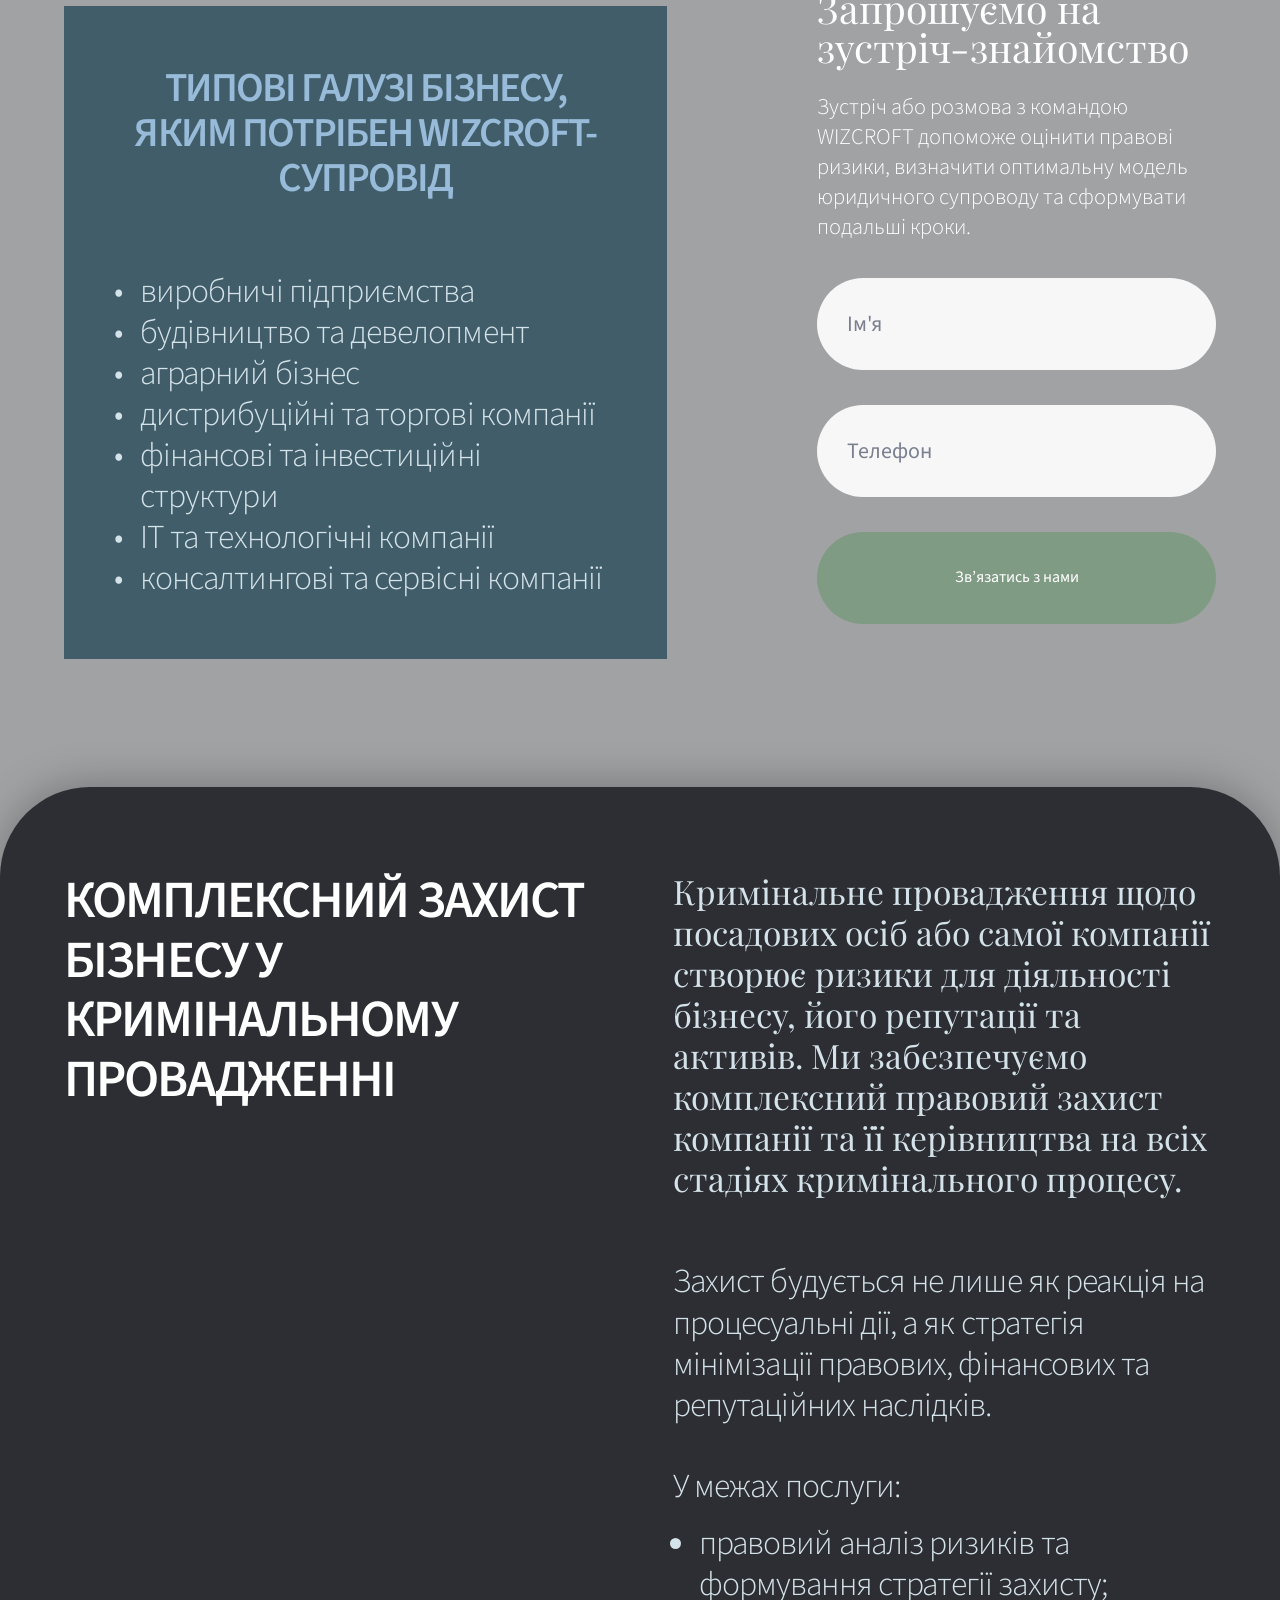
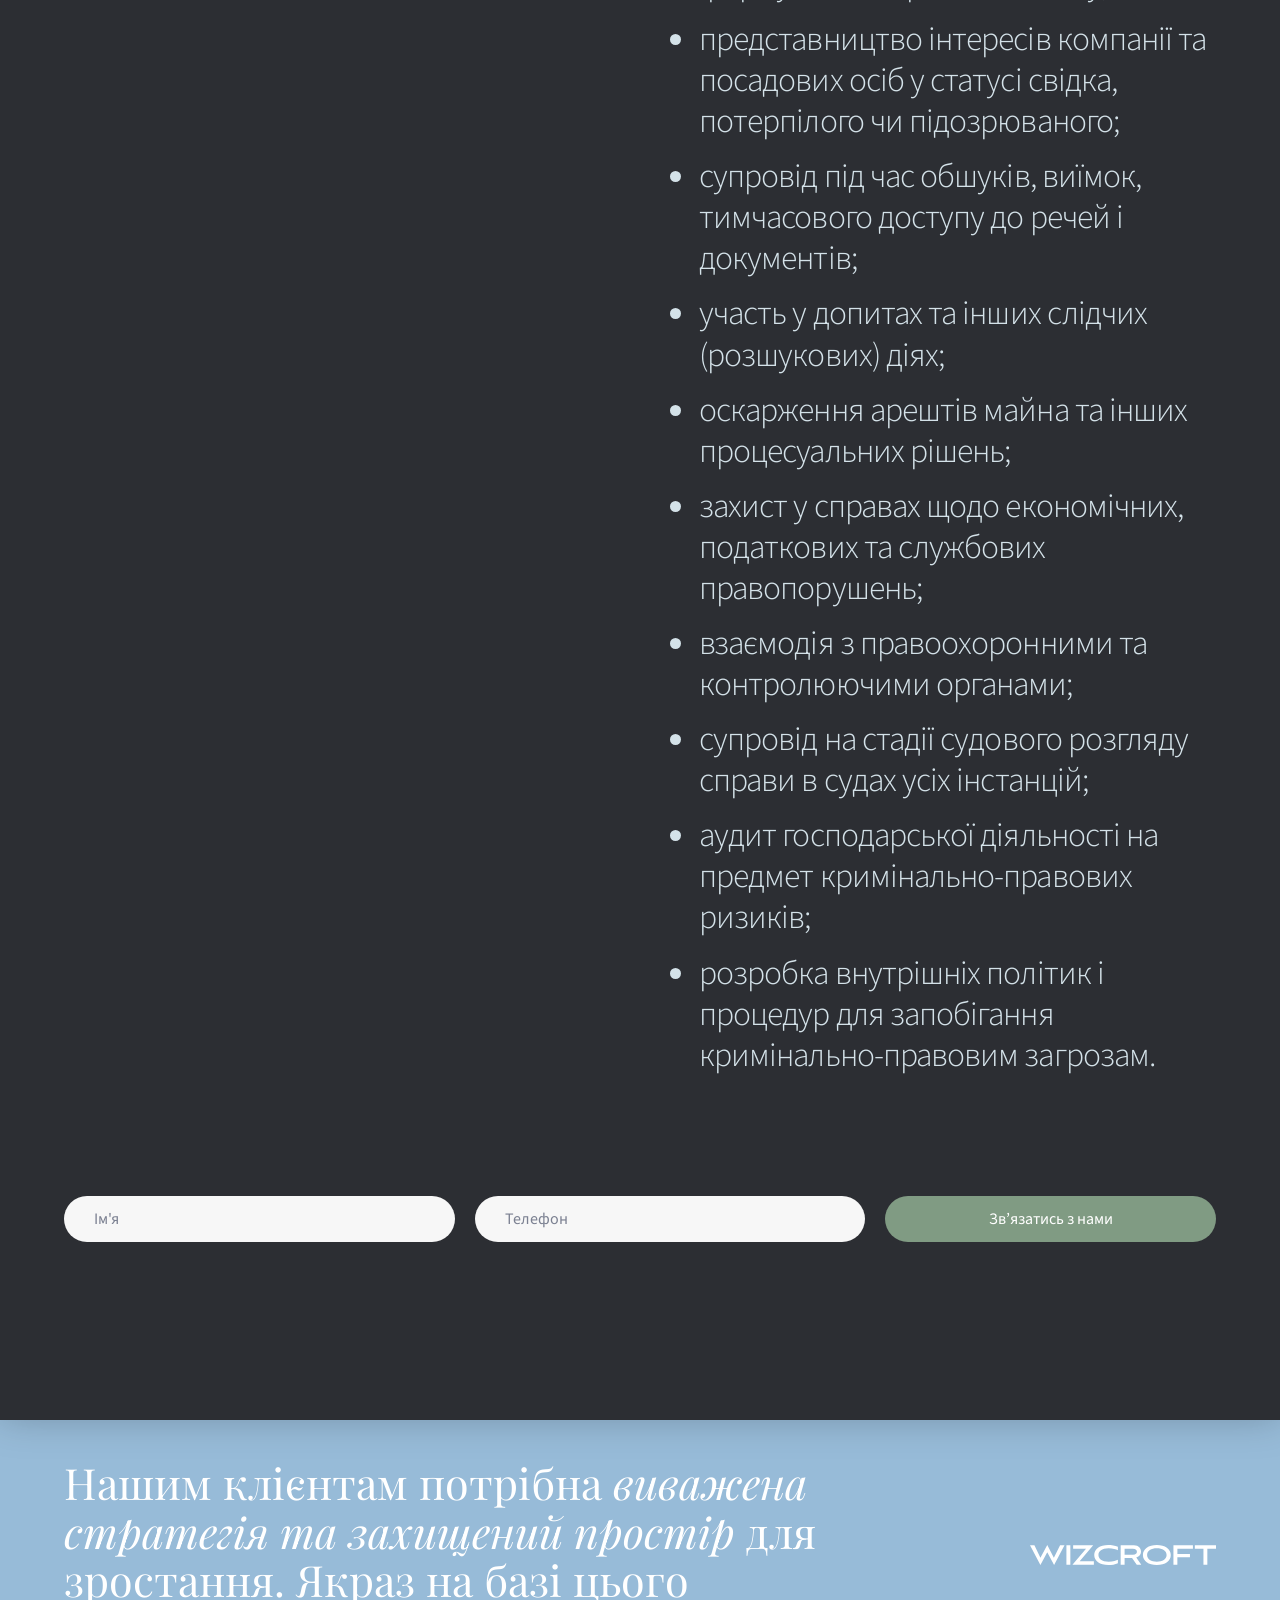
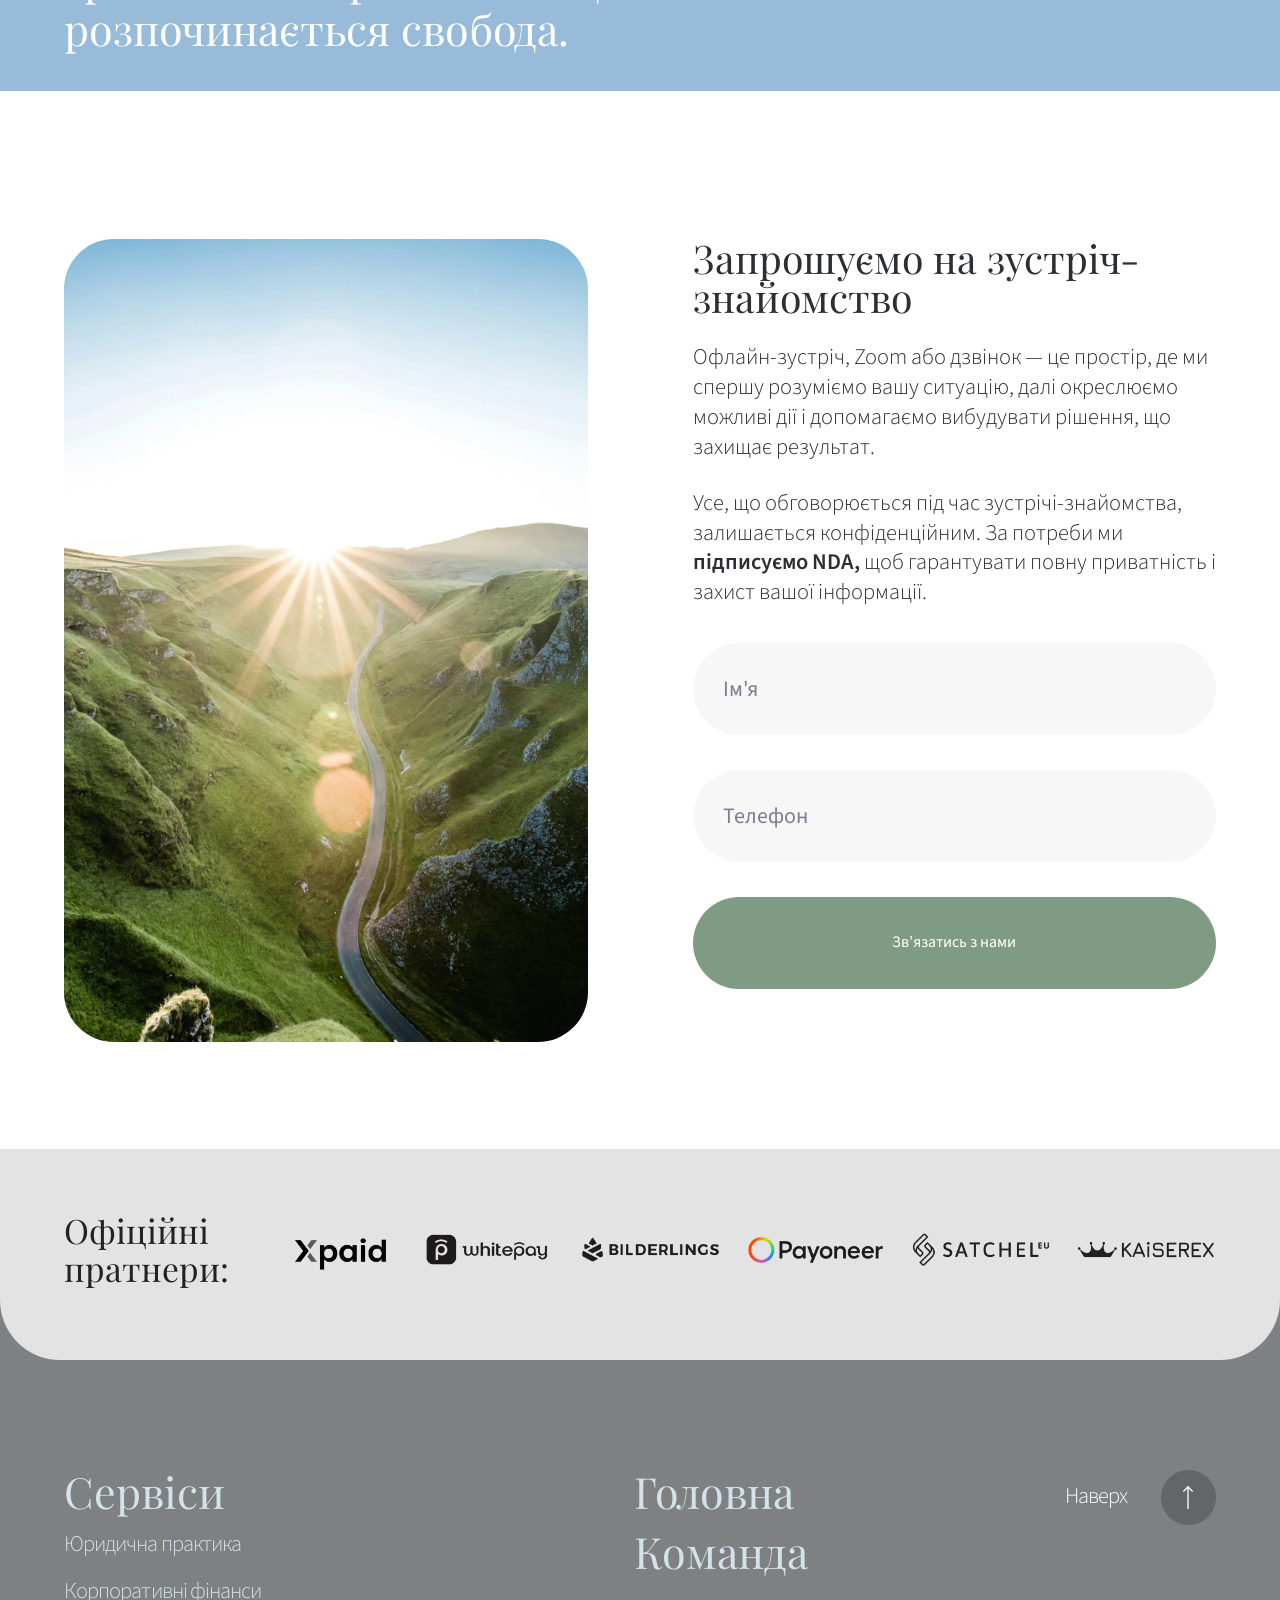
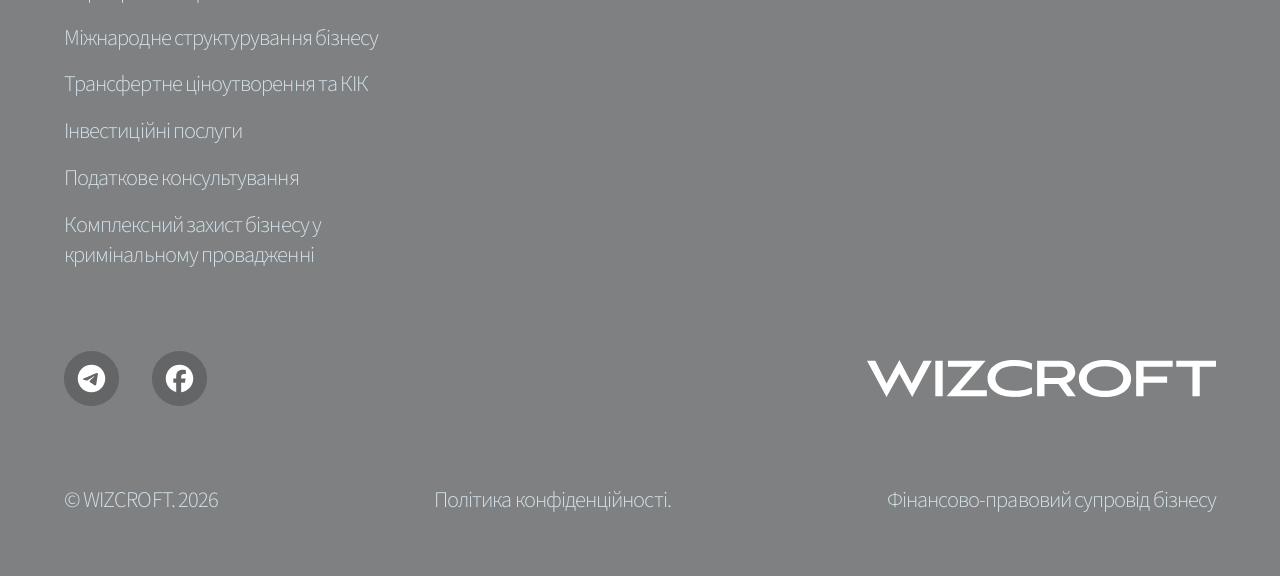
<file: criminal.html>
<!DOCTYPE html>
<html lang="uk">
<head>
  <meta charset="UTF-8">
  <meta name="viewport" content="width=device-width, initial-scale=1.0">
  <title>WIZCROFT — Комплексний захист бізнесу у кримінальному провадженні</title>
  <meta name="description" content="Комплексний правовий захист компанії та її керівництва на всіх стадіях кримінального процесу — від стратегії захисту до представництва у судах усіх інстанцій.">
  <link rel="icon" href="favicon.ico" sizes="any">
  <link rel="stylesheet" href="css/fonts.css">
  <link rel="stylesheet" href="css/style.css">
</head>
<!-- page-crim swaps the shared fixed background to this page's hero image -->
<body class="page-legal page-crim">
  <div class="fixed-bg" aria-hidden="true"></div>

  <div class="page">

    <!-- ============================ HERO ============================ -->
    <header class="hero hero--legal">
      <div class="hero__overlay" aria-hidden="true"></div>

      <div class="hero__inner container">
        <div class="hero__bar">
          <a href="index.html" class="hero__logo" aria-label="WIZCROFT — на головну">
            <img src="img/logo/logo-header.svg" alt="WIZCROFT">
          </a>
          <button class="nav-toggle" id="nav-toggle" aria-label="Меню" aria-expanded="false" aria-controls="hero-nav">
            <span></span><span></span><span></span>
          </button>
          <nav class="hero__nav" id="hero-nav" aria-label="Головне меню">
            <a href="index.html" class="nav__item">Головна</a>
            <span class="nav__services">
              <span class="nav__item nav__item--services">Сервіси</span>
              <span class="hero__chevron" aria-hidden="true"><img src="img/icons/chevron.svg" alt="" width="14" height="7"></span>
              <ul class="services-menu">
                <li><a href="legal.html">Юридична практика</a></li>
                <li><a href="corporate.html">Корпоративні фінанси</a></li>
                <li><a href="international.html">Міжнародне структурування бізнесу</a></li>
                <li><a href="tcu-kik.html">Трансфертне ціноутворення та КІК</a></li>
                <li><a href="investment.html">Інвестиційні послуги</a></li>
                <li><a href="tax.html">Податкове консультування</a></li>
                <li><a href="criminal.html">Комплексний захист бізнесу у кримінальному провадженні</a></li>
              </ul>
            </span>
            <a href="#result" class="nav__item">Результат</a>
            <a href="#contacts" class="nav__item">Контакти</a>
          </nav>
        </div>

        <div class="hero__content hero__content--legal">
          <div class="hero__main">
            <h1 class="lhero__title">Комплексний захист бізнесу у кримінальному провадженні</h1>
            <p class="lhero__sub">Комплексний правовий захист компанії та її керівництва на всіх стадіях кримінального процесу — від формування стратегії захисту до представництва інтересів у судах усіх інстанцій.</p>
            <p class="lhero__lead">Ми допомагаємо бізнесу протистояти кримінально-правовим загрозам, зберігати операційну стійкість та мінімізувати правові, фінансові й репутаційні наслідки провадження.</p>
            <a href="#contacts" class="btn btn--green hero__cta">Підібрати рішення</a>
          </div>
          <aside class="founder">
            <img src="img/team/hero-founder.png" alt="Євген Кондратьєв, Founder & CEO" class="founder__img" width="160" height="160">
            <p class="founder__name">Євген Кондратьєв</p>
            <p class="founder__role">Founder &amp; CEO</p>
          </aside>
        </div>
      </div>
    </header>

    <main>
    <!-- ============================ BLOCK 2 — APPROACH + BENEFITS ============================ -->
    <section class="intro intro--corp" id="result">
      <div class="intro__inner container">
        <div class="intro__top">
          <div class="intro__img2 intro__img2--legal">
            <img src="img/bg/imgbgImage-crim-2.webp" alt="Комплексний захист бізнесу WIZCROFT" loading="lazy">
          </div>
          <div class="intro__paras lpoints">
            <p class="lpoint"><span class="w-ss-semibold">WISE-стратегічне розуміння.</span><span class="w-ss-light"> Глибокий аналіз кримінально-правових ризиків, процесуального становища компанії та її керівництва. Ми формуємо системне бачення ситуації, яке дозволяє вибудувати ефективну стратегію захисту.</span></p>
            <p class="lpoint"><span class="w-ss-semibold">WIZ-точність рішень.</span><span class="w-ss-light"> Розробка правових інструментів і тактики захисту, що трансформують складні процесуальні виклики у чіткі та керовані механізми реагування на кожній стадії провадження.</span></p>
            <p class="lpoint"><span class="w-ss-semibold">CROFT-простір захисту. </span><span class="w-ss-light">Побудова стабільної правової позиції компанії: захищені активи, контрольована взаємодія з правоохоронними органами та мінімізація репутаційних і фінансових наслідків.</span></p>
          </div>
        </div>

        <h2 class="intro__headline lquote">Такий підхід дозволяє перетворити кримінально-правові виклики на <span class="w-pf-italic">керований процес</span> із визначеною стратегією та зрозумілим порядком дій.</h2>

        <!-- cowork CTA card -->
        <div class="cowork">
          <div class="cowork__text">
            <h3 class="cowork__title">давайте<br>обговоримо<br>співпрацю</h3>
            <p class="cowork__lead">Юридичні питання у бізнесі рідко бувають типовими. Кожна ситуація потребує аналізу, розуміння контексту та продуманого рішення.</p>
          </div>
          <form class="cowork__form contact-form js-w3form" action="https://api.web3forms.com/submit" method="POST" novalidate>
            <input type="hidden" name="access_key" value="YOUR_ACCESS_KEY_HERE">
            <input type="hidden" name="subject" value="Заявка: Захист у кримінальному провадженні (співпраця)">
            <input type="checkbox" name="botcheck" class="visually-hidden" style="display:none" tabindex="-1" autocomplete="off">
            <div class="field"><input type="text" name="name" class="field__input field__input--light" placeholder="Ім'я" required autocomplete="name"></div>
            <div class="field"><input type="tel" name="phone" class="field__input field__input--light" placeholder="Телефон" required autocomplete="tel" inputmode="tel"></div>
            <button type="submit" class="form__submit">Зв’язатись з нами</button>
            <p class="form__result" role="status" aria-live="polite"></p>
          </form>
        </div>

        <!-- when defense is needed -->
        <div class="when">
          <h2 class="when__title">Коли бізнесу потрібен захист у кримінальному провадженні</h2>
          <p class="when__intro">Кримінально-правові ризики часто виникають раніше, ніж компанія усвідомлює їх масштаб.</p>
          <div class="when__cols">
            <div class="when__cases">
              <p class="when__label">Найпоширеніші ситуації:</p>
              <ul class="when__list">
                <li>розпочато кримінальне провадження щодо компанії або її посадових осіб</li>
                <li>проводяться обшуки, виїмки або інші слідчі дії</li>
                <li>накладено арешт на майно або рахунки компанії</li>
                <li>існує ризик кримінально-правової кваліфікації господарських операцій</li>
                <li>компанія або керівник отримали статус свідка, потерпілого чи підозрюваного</li>
                <li>надходять запити від правоохоронних органів і необхідна коректна реакція</li>
                <li>необхідно вибудувати превентивну модель захисту до початку провадження</li>
              </ul>
            </div>
            <div class="when__illus">
              <img src="img/bg/corp-chart-1.png" alt="Приклад правової аналітики" class="when__illus-base" loading="lazy">
              <img src="img/bg/corp-chart-2.png" alt="" aria-hidden="true" class="when__illus-card" loading="lazy">
            </div>
          </div>
        </div>

        <hr class="when__divider">

        <h2 class="intro__headline lresult-title">У результаті співпраці ви отримуєте:</h2>

        <div class="benefit-grid benefit-grid--3">
          <article class="benefit-card">
            <h3 class="benefit-card__title">Сформовану стратегію захисту<span class="benefit-card__arrow">↓</span></h3>
            <p class="benefit-card__text">чітка правова позиція компанії та її керівництва сформована на початку провадження і послідовно реалізується на кожній стадії.</p>
          </article>
          <article class="benefit-card">
            <h3 class="benefit-card__title">Контроль процесуальних ризиків<span class="benefit-card__arrow">↓</span></h3>
            <p class="benefit-card__text">всі процесуальні дії — обшуки, допити, слідчі дії — супроводжуються з розумінням меж повноважень органу та прав клієнта.</p>
          </article>
          <article class="benefit-card">
            <h3 class="benefit-card__title">Захист активів і рахунків<span class="benefit-card__arrow">↓</span></h3>
            <p class="benefit-card__text">арешти майна оскаржуються, процесуальні рішення аналізуються та оспорюються у встановленому порядку.</p>
          </article>
          <article class="benefit-card">
            <h3 class="benefit-card__title">Представництво інтересів на всіх стадіях<span class="benefit-card__arrow">↓</span></h3>
            <p class="benefit-card__text">від досудового розслідування до судового розгляду — інтереси компанії та посадових осіб захищаються системно.</p>
          </article>
          <article class="benefit-card">
            <h3 class="benefit-card__title">Мінімізацію репутаційних і фінансових наслідків<span class="benefit-card__arrow">↓</span></h3>
            <p class="benefit-card__text">захист будується з урахуванням не лише процесуальних, а й ділових та репутаційних інтересів бізнесу.</p>
          </article>
          <article class="benefit-card">
            <h3 class="benefit-card__title">Превентивну модель захисту<span class="benefit-card__arrow">↓</span></h3>
            <p class="benefit-card__text">аудит діяльності на предмет кримінально-правових ризиків та внутрішні процедури знижують імовірність виникнення загроз у майбутньому.</p>
          </article>
        </div>

        <a href="#contacts" class="btn btn--blue intro__cta">Замовити консультацію</a>
      </div>
    </section>

    <!-- ============================ AUDIENCE INTRO (over the parallax image) ============================ -->
    <section class="aud-intro">
      <div class="aud-intro__inner container">
        <h2 class="aud-intro__title">Кому потрібен захист бізнесу у кримінальному провадженні</h2>
        <p class="aud-intro__text">Послуга орієнтована на компанії та їх керівництво, для яких кримінально-правові ризики безпосередньо загрожують діяльності бізнесу, активам і репутації. <span class="w-ss-semibold">Найчастіше до нас звертаються:</span></p>
      </div>
    </section>

    <!-- ============================ AUDIENCE BARS ============================ -->
    <div class="aud-list">
      <div class="aud-bar"><div class="aud-bar__inner container">
        <h3 class="aud-bar__title">Компанії та керівники зі статусом у провадженні</h3>
        <p class="aud-bar__text">які отримали статус свідка, потерпілого або підозрюваного у кримінальному провадженні та потребують системного правового захисту.</p>
      </div></div>
      <div class="aud-bar"><div class="aud-bar__inner container">
        <h3 class="aud-bar__title">Компанії під слідчими діями</h3>
        <p class="aud-bar__text">бізнеси, у яких проводяться обшуки, виїмки або тимчасовий доступ до документів і потрібна негайна правова реакція.</p>
      </div></div>
      <div class="aud-bar"><div class="aud-bar__inner container">
        <h3 class="aud-bar__title">Компанії з арештованими активами</h3>
        <p class="aud-bar__text">бізнеси, на майно або рахунки яких накладено арешт і які потребують оскарження відповідних процесуальних рішень.</p>
      </div></div>
      <div class="aud-bar"><div class="aud-bar__inner container">
        <h3 class="aud-bar__title">Бізнеси з ризиком кримінальної кваліфікації операцій</h3>
        <p class="aud-bar__text">компанії, господарська діяльність яких може бути кваліфікована як економічне, податкове або службове правопорушення.</p>
      </div></div>
      <div class="aud-bar"><div class="aud-bar__inner container">
        <h3 class="aud-bar__title">Компанії, що взаємодіють із правоохоронними органами</h3>
        <p class="aud-bar__text">бізнеси, які отримують запити від правоохоронних або контролюючих органів і потребують супроводу у визначенні коректного формату реагування.</p>
      </div></div>
      <div class="aud-bar"><div class="aud-bar__inner container">
        <h3 class="aud-bar__title">Компанії у превентивному режимі</h3>
        <p class="aud-bar__text">бізнеси, що прагнуть завчасно виявити кримінально-правові ризики та вибудувати захисну модель до початку можливого провадження.</p>
      </div></div>
    </div>

    <!-- ============================ PARALLAX GAP ============================ -->
    <section class="parallax-gap">
      <div class="parallax-gap__inner container">
        <aside class="industries">
          <h2 class="industries__title">Типові галузі бізнесу, яким потрібен WIZCROFT-супровід</h2>
          <ul class="industries__list">
            <li>виробничі підприємства</li>
            <li>будівництво та девелопмент</li>
            <li>аграрний бізнес</li>
            <li>дистрибуційні та торгові компанії</li>
            <li>фінансові та інвестиційні структури</li>
            <li>IT та технологічні компанії</li>
            <li>консалтингові та сервісні компанії</li>
          </ul>
        </aside>
        <div class="meeting">
          <h2 class="meeting__title">Запрошуємо на зустріч-знайомство</h2>
          <p class="meeting__text">Зустріч або розмова з командою WIZCROFT допоможе оцінити правові ризики, визначити оптимальну модель юридичного супроводу та сформувати подальші кроки.</p>
          <form class="contact-form js-w3form" action="https://api.web3forms.com/submit" method="POST" novalidate>
            <input type="hidden" name="access_key" value="YOUR_ACCESS_KEY_HERE">
            <input type="hidden" name="subject" value="Заявка: Захист у кримінальному провадженні (зустріч)">
            <input type="checkbox" name="botcheck" class="visually-hidden" style="display:none" tabindex="-1" autocomplete="off">
            <div class="field"><input type="text" name="name" class="field__input" placeholder="Ім'я" required autocomplete="name"></div>
            <div class="field"><input type="tel" name="phone" class="field__input" placeholder="Телефон" required autocomplete="tel" inputmode="tel"></div>
            <button type="submit" class="form__submit">Зв’язатись з нами</button>
            <p class="form__result" role="status" aria-live="polite"></p>
          </form>
        </div>
      </div>
    </section>

    <!-- ============================ SERVICE PANEL (dark) ============================ -->
    <div class="svc-stack">
      <section class="svc-block">
        <div class="svc-block__inner container">
          <div class="svc-block__cols">
            <h2 class="svc-block__title">Комплексний захист бізнесу у кримінальному провадженні</h2>
            <div class="svc-block__body">
              <p class="svc-block__desc">Кримінальне провадження щодо посадових осіб або самої компанії створює ризики для діяльності бізнесу, його репутації та активів. Ми забезпечуємо комплексний правовий захист компанії та її керівництва на всіх стадіях кримінального процесу.</p>
              <p class="svc-block__note">Захист будується не лише як реакція на процесуальні дії, а як стратегія мінімізації правових, фінансових та репутаційних наслідків.</p>
              <p class="svc-block__sublabel">У межах послуги:</p>
              <ul class="svc-block__sublist">
                <li>правовий аналіз ризиків та формування стратегії захисту;</li>
                <li>представництво інтересів компанії та посадових осіб у статусі свідка, потерпілого чи підозрюваного;</li>
                <li>супровід під час обшуків, виїмок, тимчасового доступу до речей і документів;</li>
                <li>участь у допитах та інших слідчих (розшукових) діях;</li>
                <li>оскарження арештів майна та інших процесуальних рішень;</li>
                <li>захист у справах щодо економічних, податкових та службових правопорушень;</li>
                <li>взаємодія з правоохоронними та контролюючими органами;</li>
                <li>супровід на стадії судового розгляду справи в судах усіх інстанцій;</li>
                <li>аудит господарської діяльності на предмет кримінально-правових ризиків;</li>
                <li>розробка внутрішніх політик і процедур для запобігання кримінально-правовим загрозам.</li>
              </ul>
            </div>
          </div>
          <form class="svc-form js-w3form" action="https://api.web3forms.com/submit" method="POST" novalidate>
            <input type="hidden" name="access_key" value="YOUR_ACCESS_KEY_HERE">
            <input type="hidden" name="subject" value="Заявка: Комплексний захист у кримінальному провадженні">
            <input type="checkbox" name="botcheck" class="visually-hidden" style="display:none" tabindex="-1" autocomplete="off">
            <input type="text" name="name" class="svc-form__input" placeholder="Ім'я" required autocomplete="name">
            <input type="tel" name="phone" class="svc-form__input" placeholder="Телефон" required autocomplete="tel" inputmode="tel">
            <button type="submit" class="svc-form__submit">Зв’язатись з нами</button>
            <p class="form__result" role="status" aria-live="polite"></p>
          </form>
        </div>
      </section>
    </div>

    <!-- ============================ BLOCK 3 — FREEDOM (shared) ============================ -->
    <section class="freedom">
      <div class="freedom__inner container">
        <p class="freedom__quote">Нашим клієнтам потрібна <span class="w-pf-italic">виважена стратегія та захищений простір</span> для зростання. Якраз на базі цього розпочинається свобода. </p>
        <img src="img/icons/freedom-line.svg" alt="" class="freedom__line" loading="lazy" aria-hidden="true" width="186" height="20">
      </div>
    </section>

    <!-- ============================ BLOCK 4 — CONTACT (shared) ============================ -->
    <section class="block4" id="contacts">
      <div class="block4__inner container">
        <div class="contact">
          <div class="contact__media">
            <img src="img/bg/Image-form.webp" alt="Зустріч-знайомство з командою WIZCROFT" loading="lazy">
          </div>
          <div class="contact__body">
            <h2 class="contact__heading">Запрошуємо на зустріч-знайомство</h2>
            <p class="contact__intro">Офлайн-зустріч, Zoom або дзвінок — це простір, де ми спершу розуміємо вашу ситуацію, далі окреслюємо можливі дії і допомагаємо вибудувати рішення, що захищає результат.</p>
            <p class="contact__nda">Усе, що обговорюється під час зустрічі-знайомства, залишається конфіденційним. За потреби ми <span class="w-ss-semibold">підписуємо NDA, </span> щоб гарантувати повну приватність і захист вашої інформації.</p>
            <form class="contact-form js-w3form" action="https://api.web3forms.com/submit" method="POST" novalidate>
              <input type="hidden" name="access_key" value="YOUR_ACCESS_KEY_HERE">
              <input type="hidden" name="subject" value="Заявка: Захист у кримінальному провадженні (контакт)">
              <input type="checkbox" name="botcheck" class="visually-hidden" style="display:none" tabindex="-1" autocomplete="off">
              <div class="field"><input type="text" name="name" class="field__input" placeholder="Ім'я" required autocomplete="name"></div>
              <div class="field"><input type="tel" name="phone" class="field__input" placeholder="Телефон" required autocomplete="tel" inputmode="tel"></div>
              <button type="submit" class="form__submit">Зв’язатись з нами</button>
              <p class="form__result" role="status" aria-live="polite"></p>
            </form>
          </div>
        </div>
      </div>
    </section>
    </main>

    <!-- ============================ PARTNERS (shared) ============================ -->
    <section class="partners" aria-label="Офіційні партнери">
      <div class="partners__inner container">
        <h2 class="partners__heading"><span>Офіційні </span><br><span>пратнери:</span></h2>
        <div class="partners__logos">
          <div class="partner"><img src="img/Partners/Logo-partner-01.webp" alt="Логотип партнера 1" loading="lazy"></div>
          <div class="partner"><img src="img/Partners/Logo-partner-02.webp" alt="Логотип партнера 2" loading="lazy"></div>
          <div class="partner"><img src="img/Partners/Logo-partner-03.webp" alt="Логотип партнера 3" loading="lazy"></div>
          <div class="partner"><img src="img/Partners/Logo-partner-04.webp" alt="Логотип партнера 4" loading="lazy"></div>
          <div class="partner"><img src="img/Partners/Logo-partner-05.webp" alt="Логотип партнера 5" loading="lazy"></div>
          <div class="partner"><img src="img/Partners/Logo-partner-06.webp" alt="Логотип партнера 6" loading="lazy"></div>
        </div>
      </div>
    </section>

    <!-- ============================ FOOTER (shared) ============================ -->
    <footer class="footer">
      <div class="footer__overlay" aria-hidden="true"></div>
      <div class="footer__inner container">
        <div class="footer__cols">
          <nav class="footer__services" aria-label="Сервіси">
            <h3 class="footer__col-title">Сервіси</h3>
            <a href="legal.html">Юридична практика</a>
            <a href="corporate.html">Корпоративні фінанси</a>
            <a href="international.html">Міжнародне структурування бізнесу</a>
            <a href="tcu-kik.html">Трансфертне ціноутворення та КІК</a>
            <a href="investment.html">Інвестиційні послуги</a>
            <a href="tax.html">Податкове консультування</a>
            <a href="criminal.html" class="footer__services-multiline">Комплексний захист бізнесу у<br>кримінальному провадженні</a>
          </nav>
          <nav class="footer__nav" aria-label="Навігація">
            <a href="index.html">Головна</a>
            <a href="index.html#team">Команда</a>
          </nav>
          <a href="#" class="footer__top" id="back-to-top">
            <span class="footer__top-label">Наверх</span>
            <span class="footer__top-icon">
              <img src="img/icons/scrolltop-group.svg" alt="" width="55" height="55">
              <img src="img/icons/scrolltop-vector.svg" alt="" class="footer__top-arrow" width="10" height="23">
            </span>
          </a>
        </div>
        <div class="footer__meta">
          <div class="footer__social">
            <a href="#" aria-label="Соцмережа 1"><img src="img/icons/social-01.svg" alt="" width="55" height="55"></a>
            <a href="#" aria-label="Соцмережа 2"><img src="img/icons/social-02.svg" alt="" width="55" height="55"></a>
          </div>
          <div class="footer__logo">
            <img src="img/logo/logo-footer.svg" alt="WIZCROFT" width="349" height="37" loading="lazy">
          </div>
        </div>
        <div class="footer__bottom">
          <span>© WIZCROFT. 2026</span>
          <span>Політика конфіденційності.</span>
          <span>Фінансово-правовий супровід бізнесу</span>
        </div>
      </div>
    </footer>

  </div><!-- /.page -->

  <script src="js/main.js"></script>
</body>
</html>
</file>
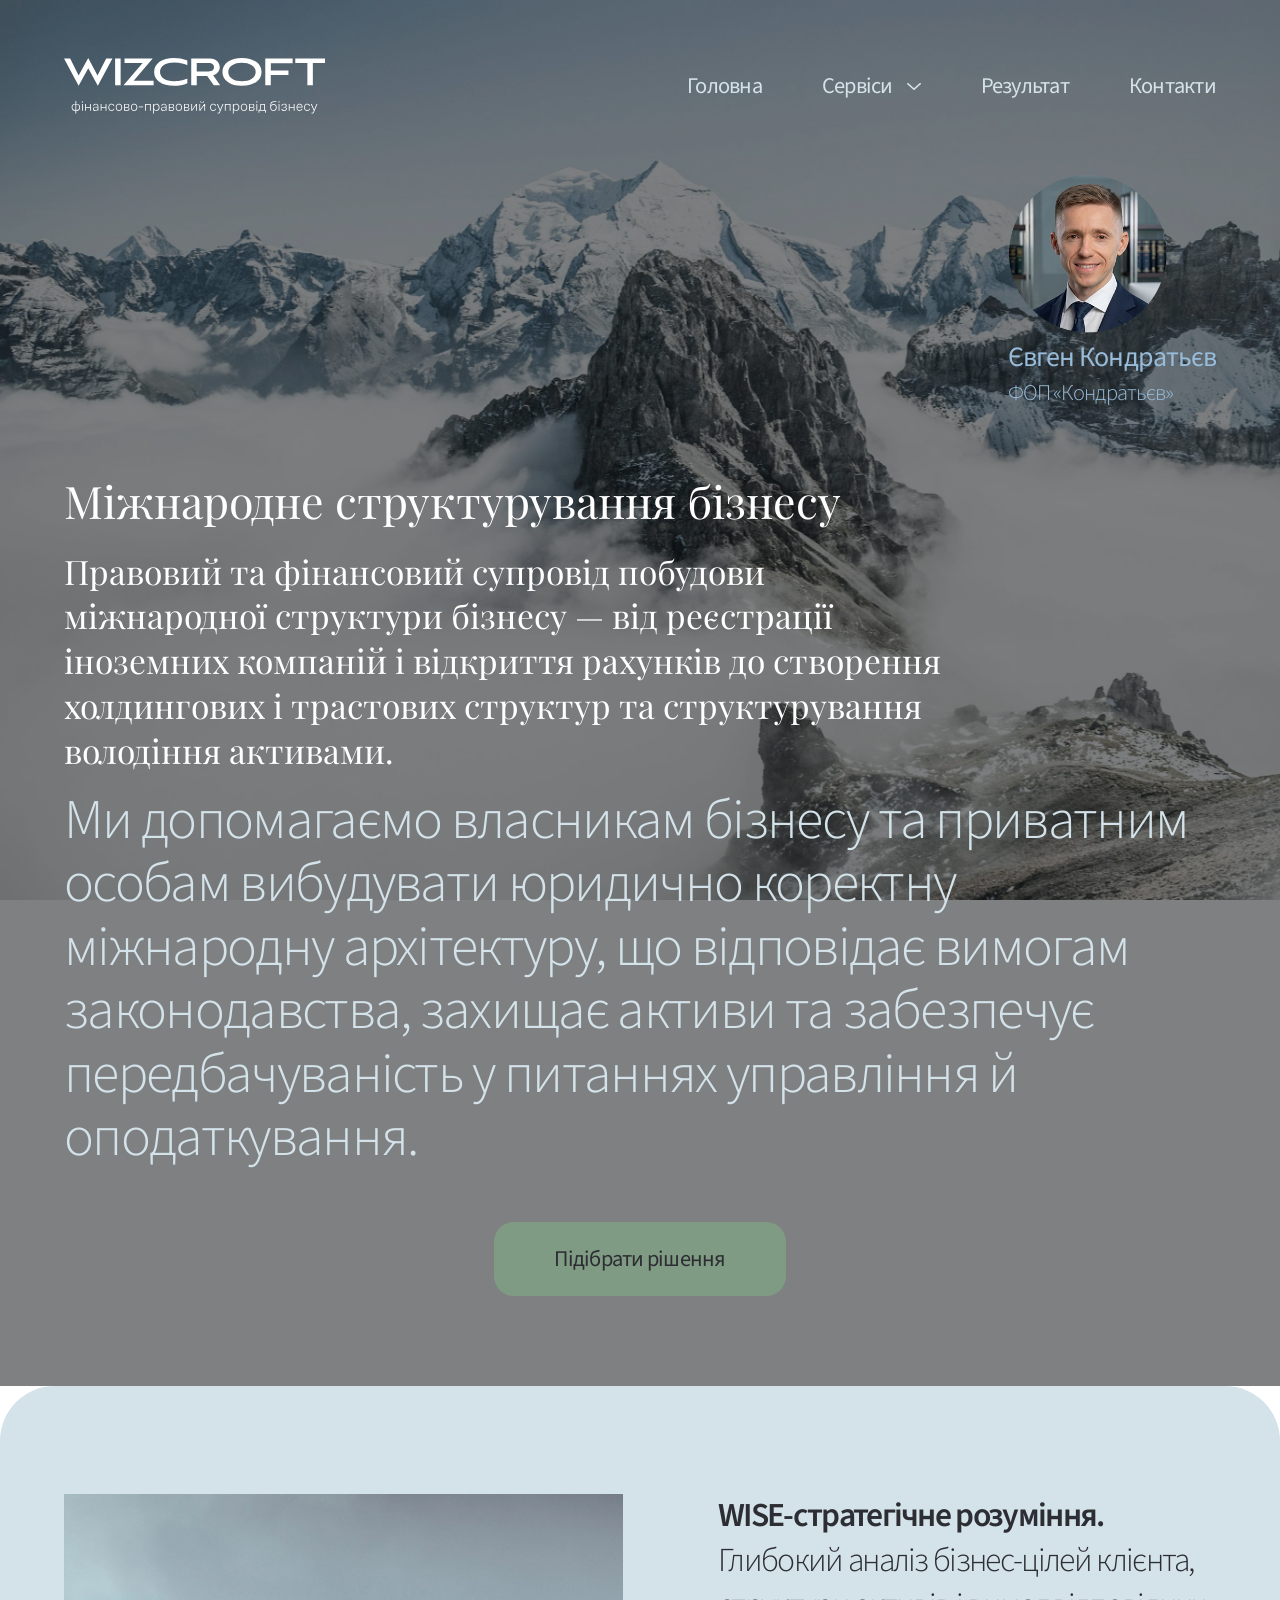
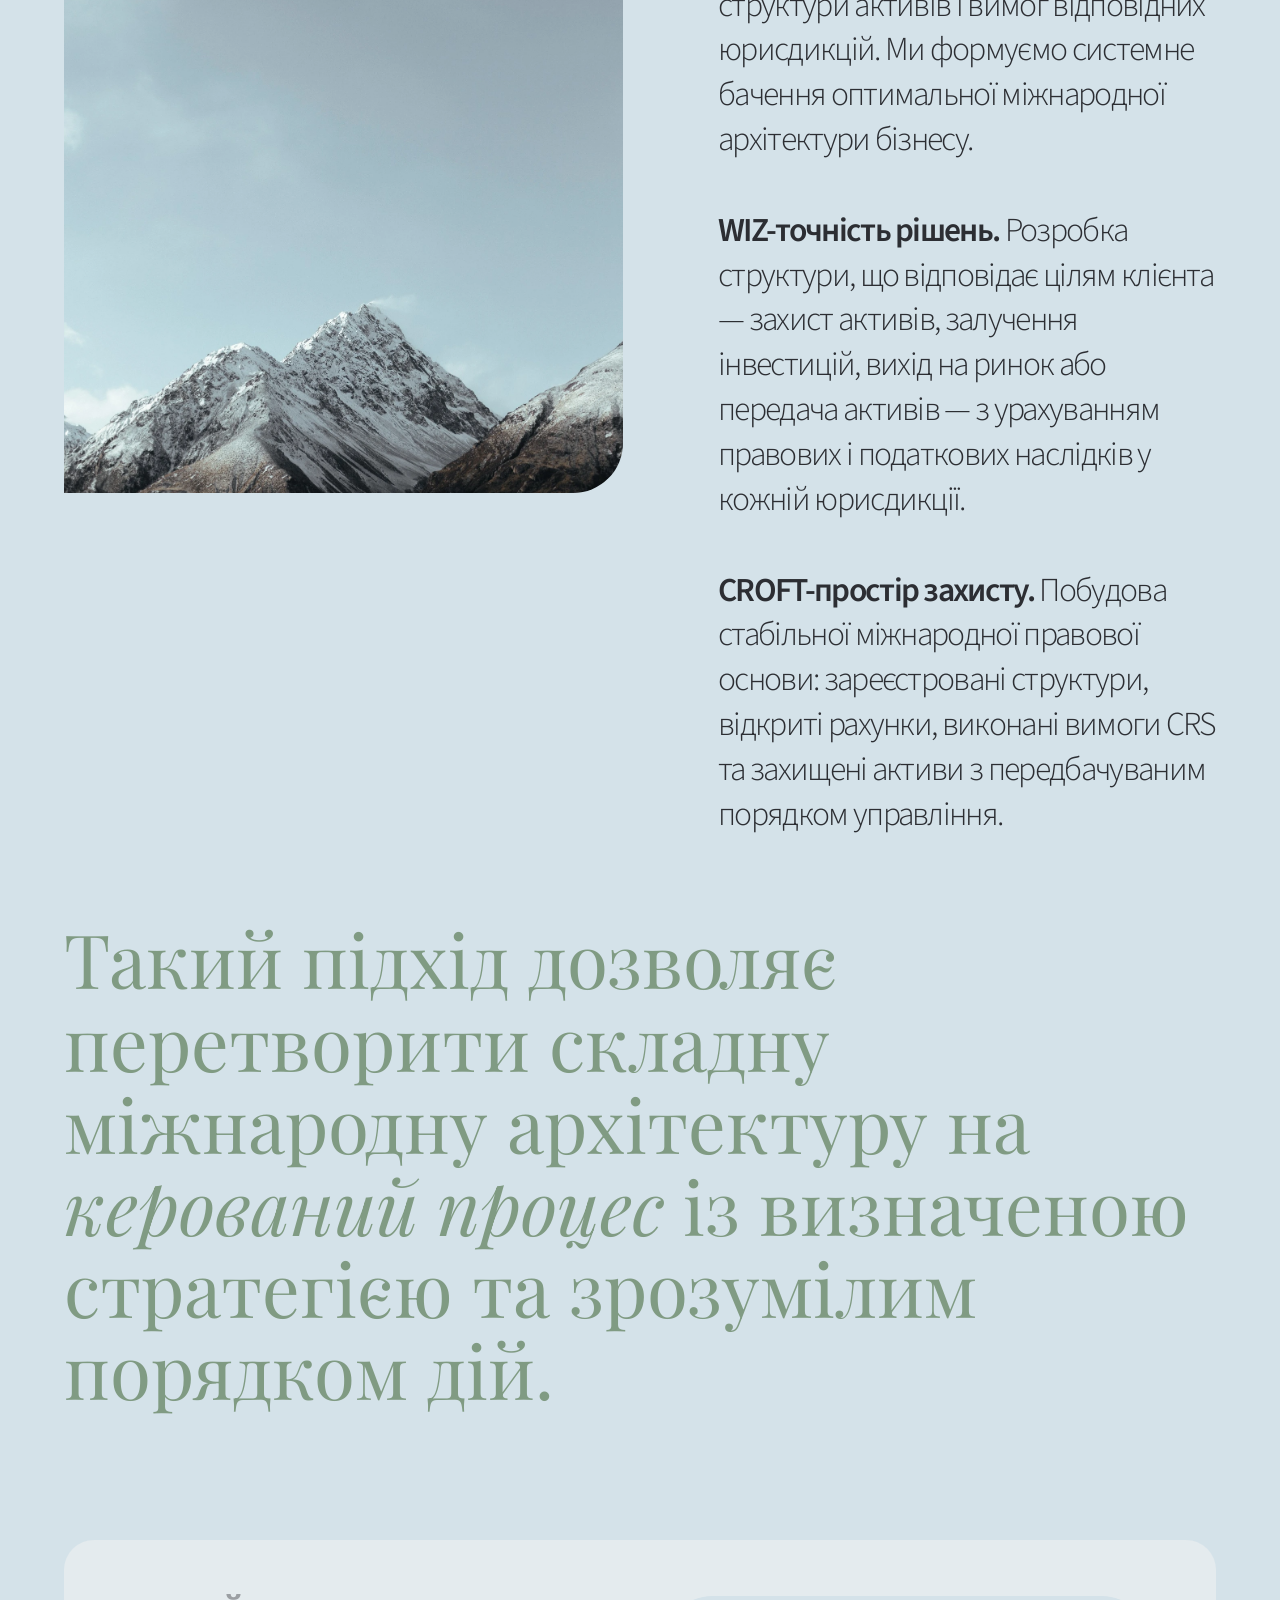
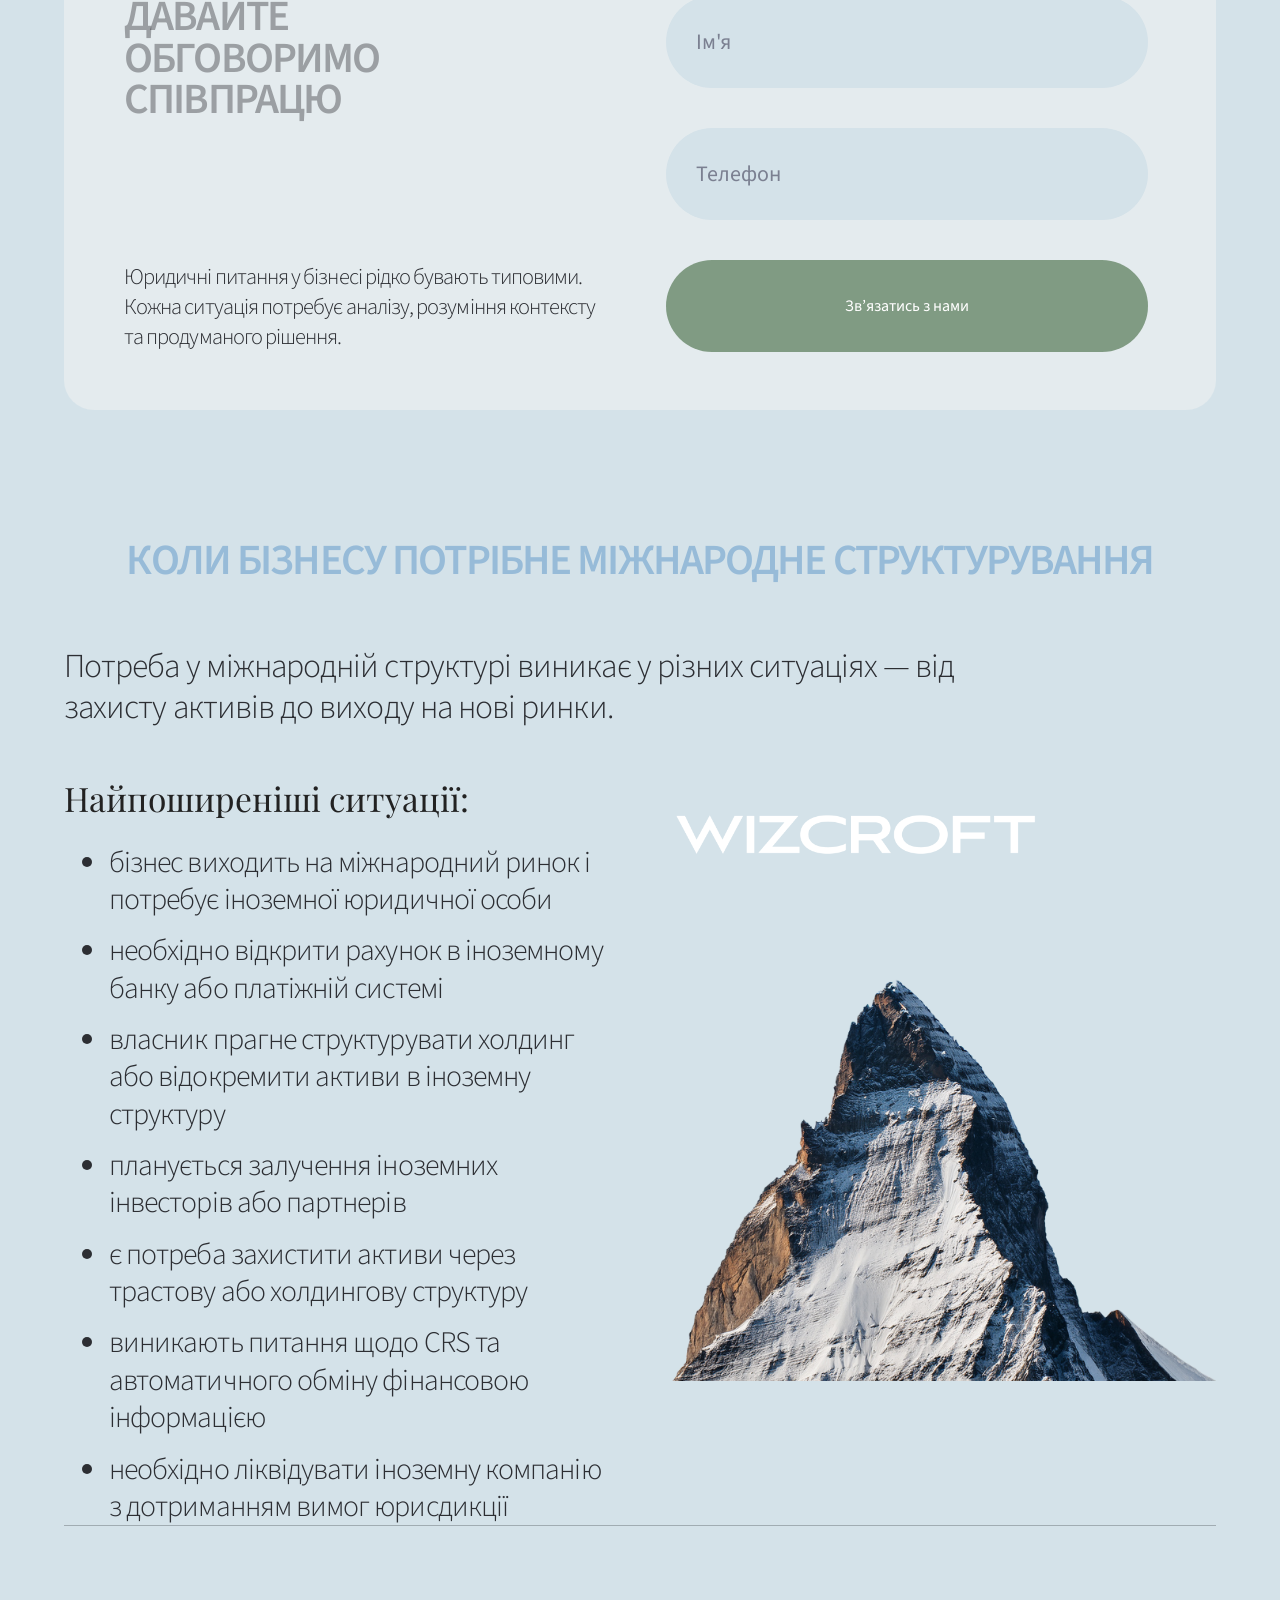
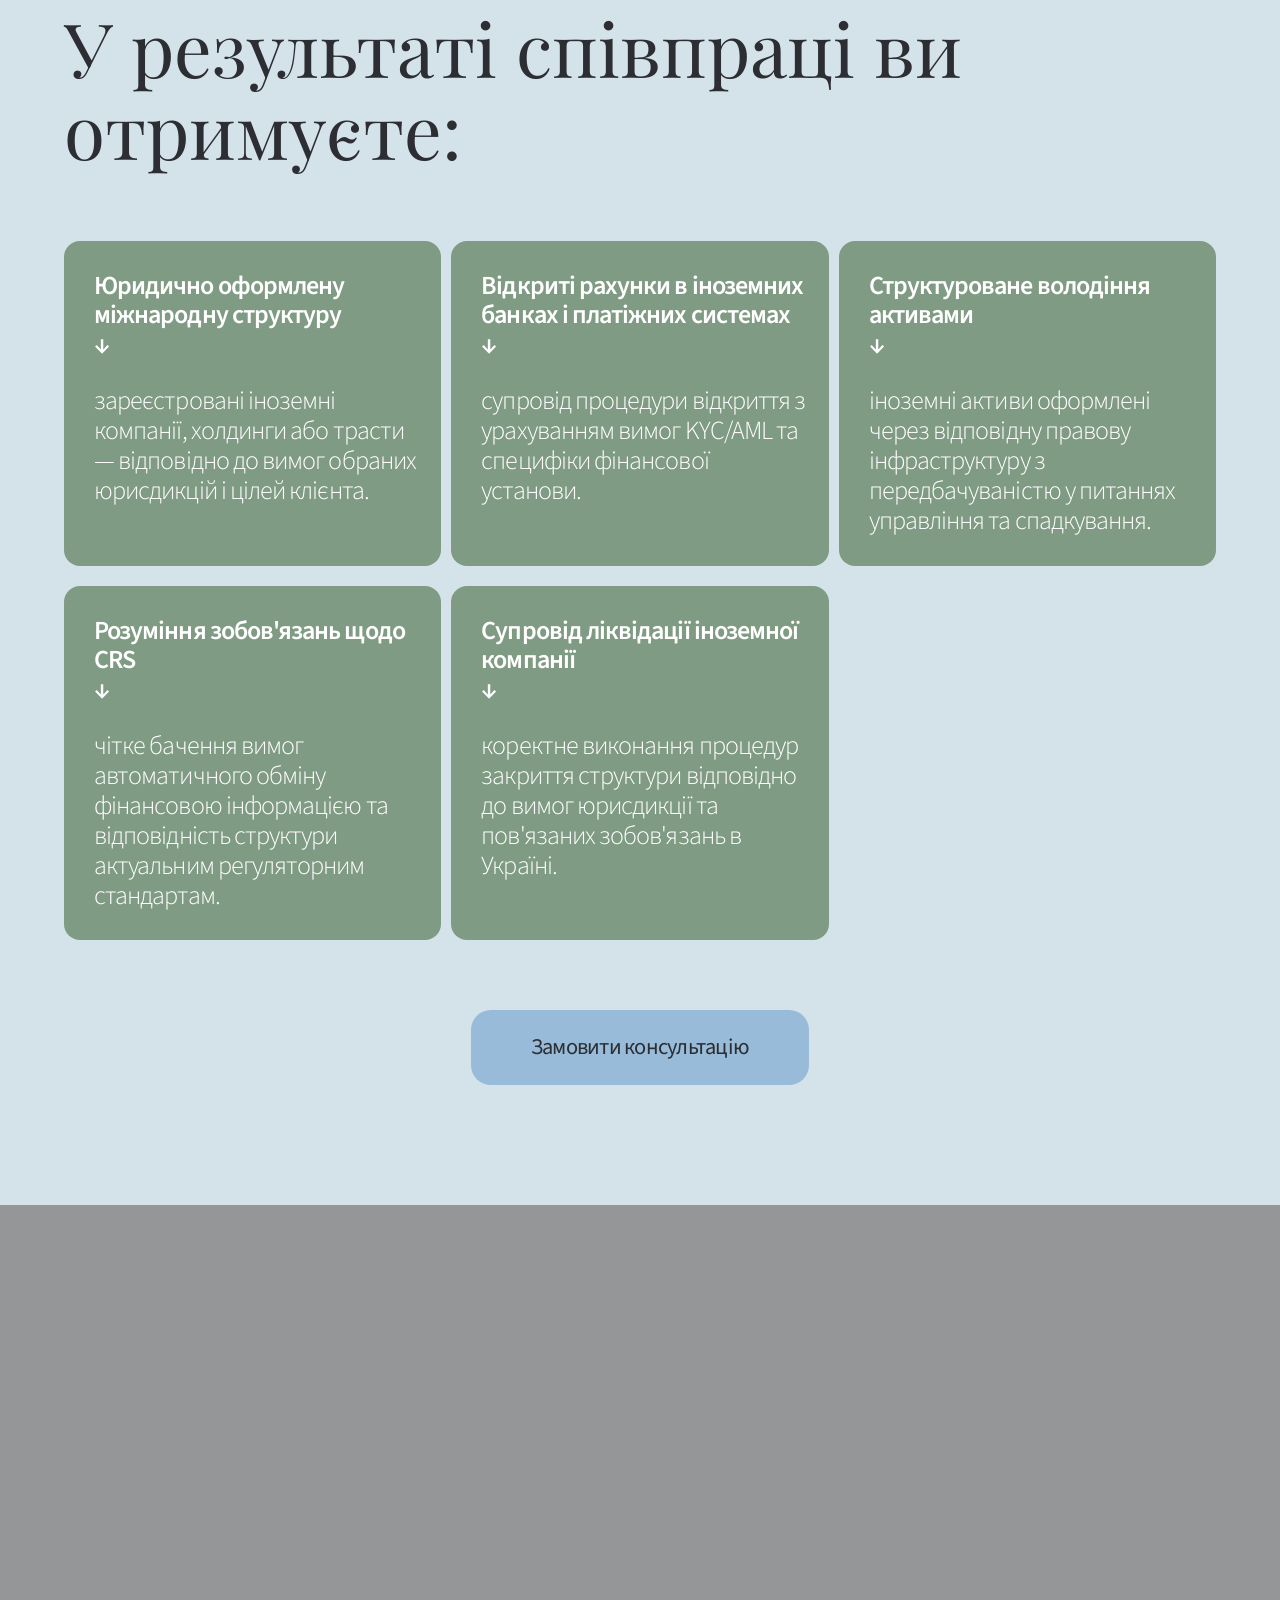
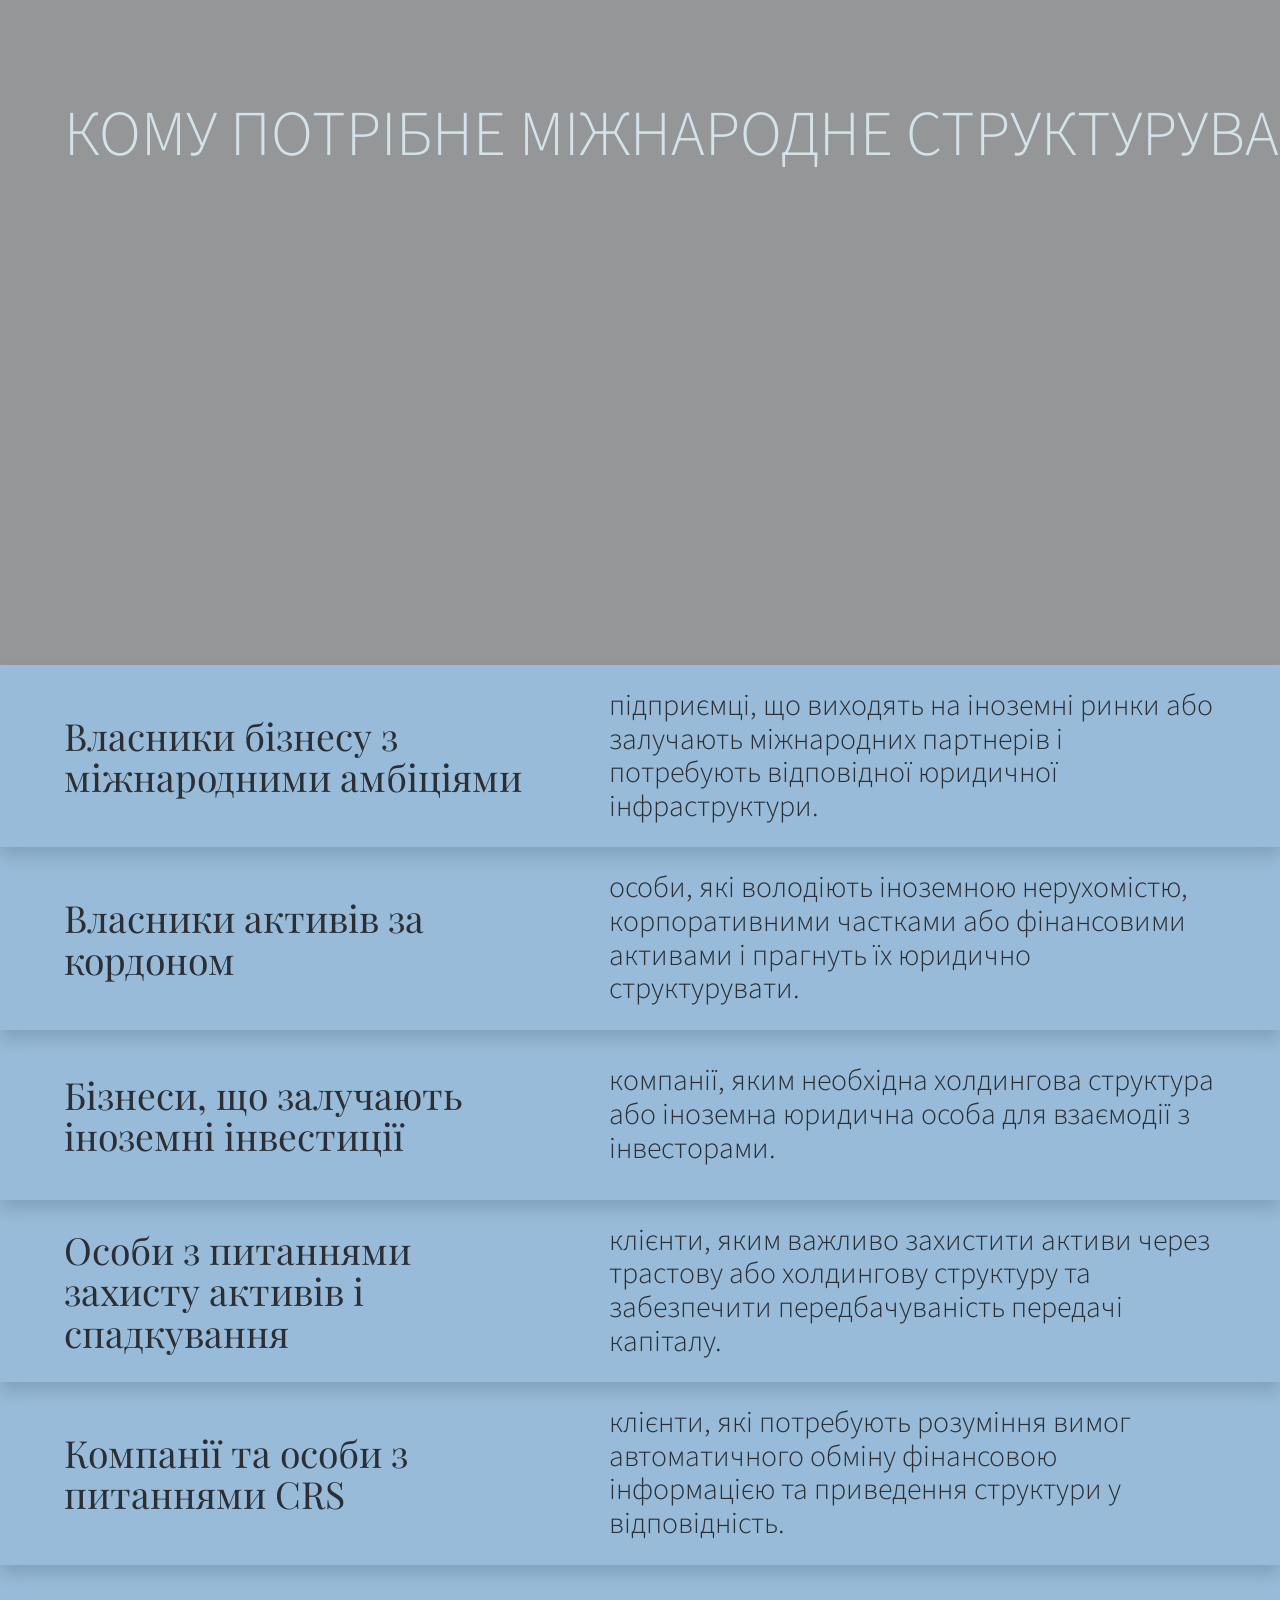
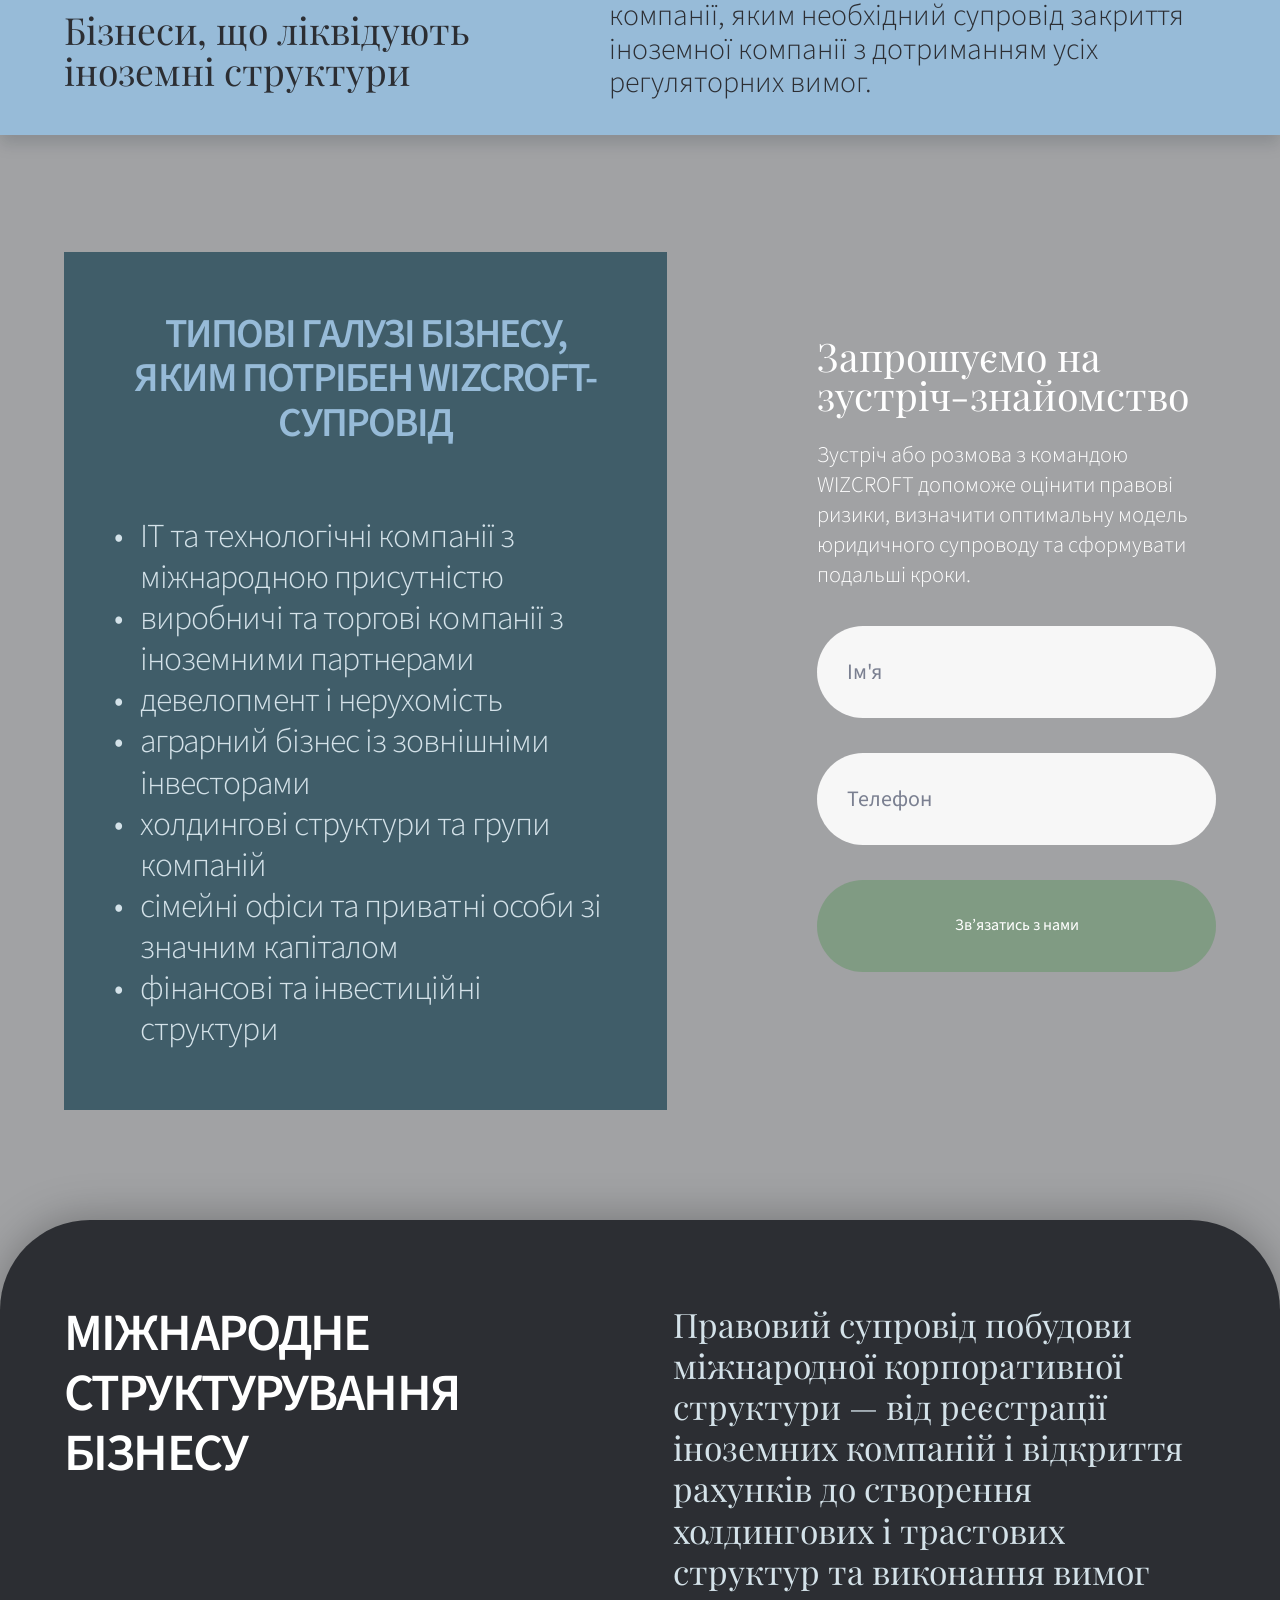
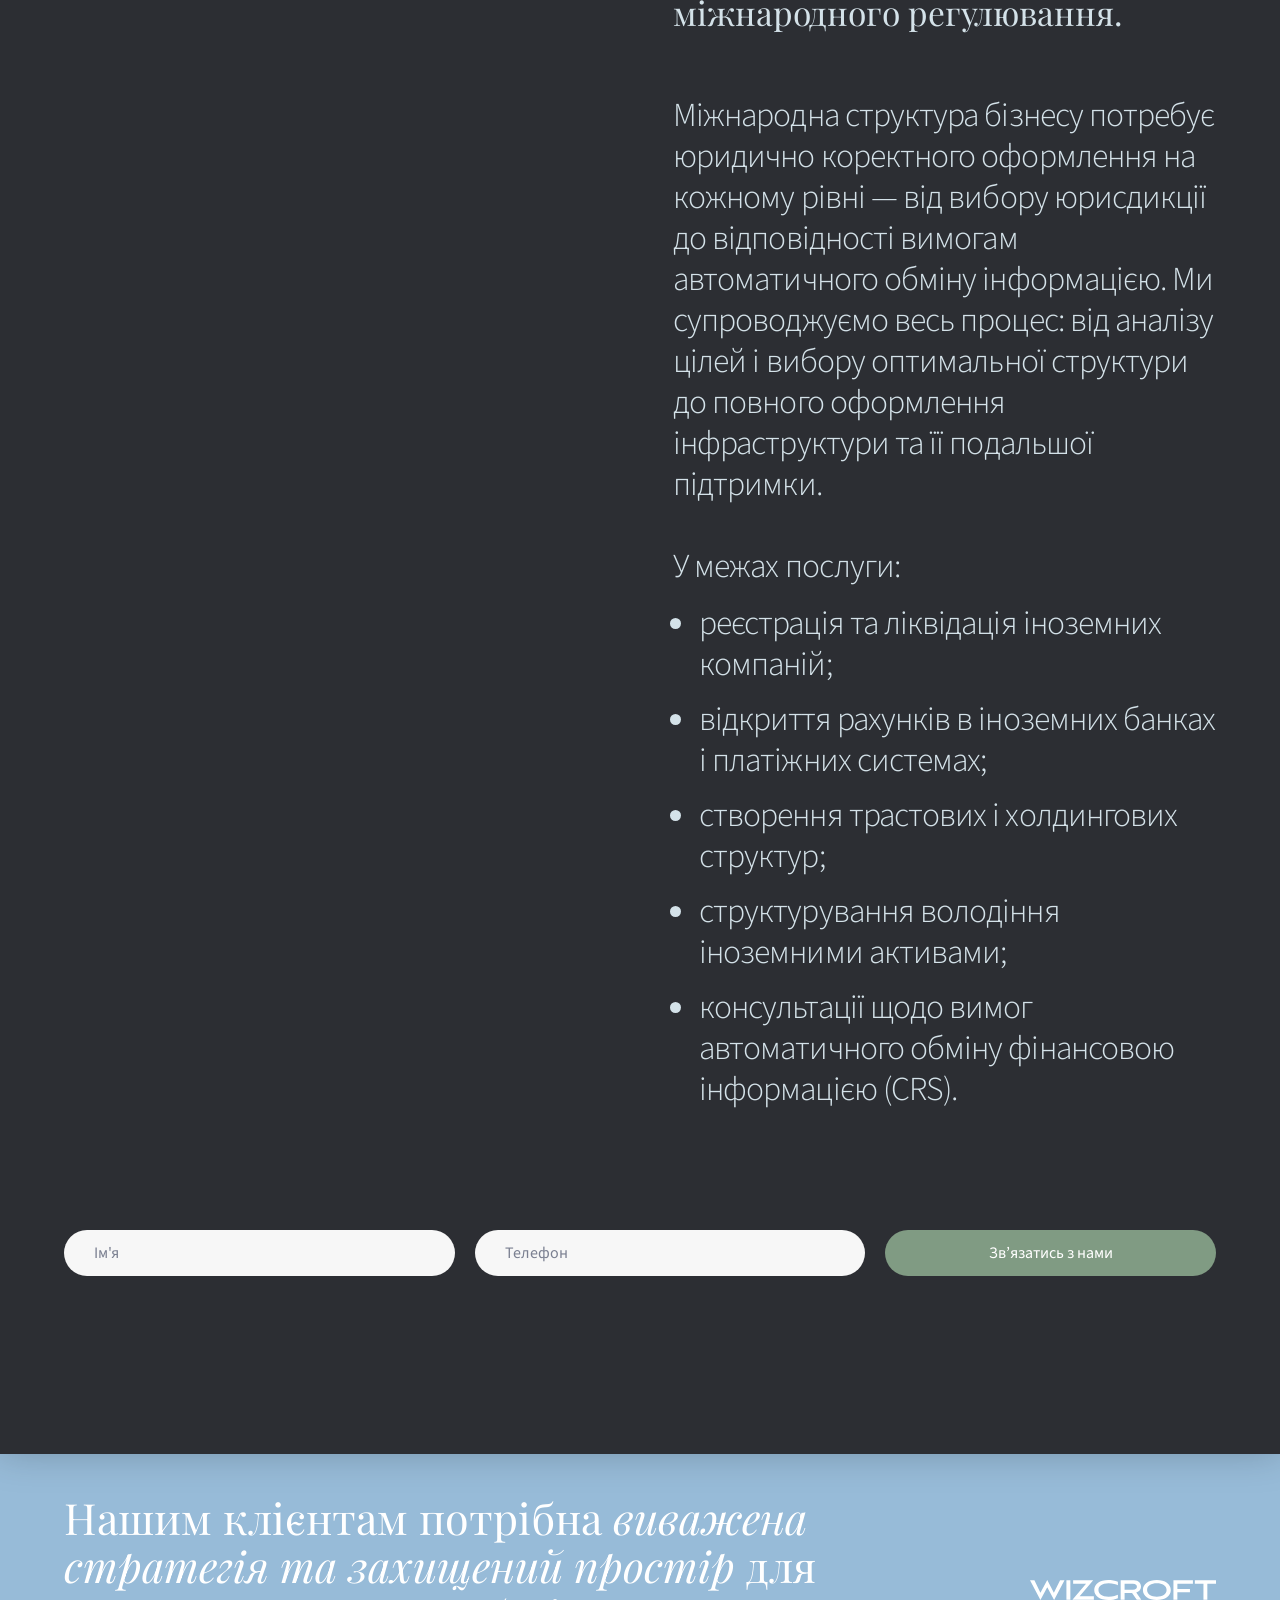
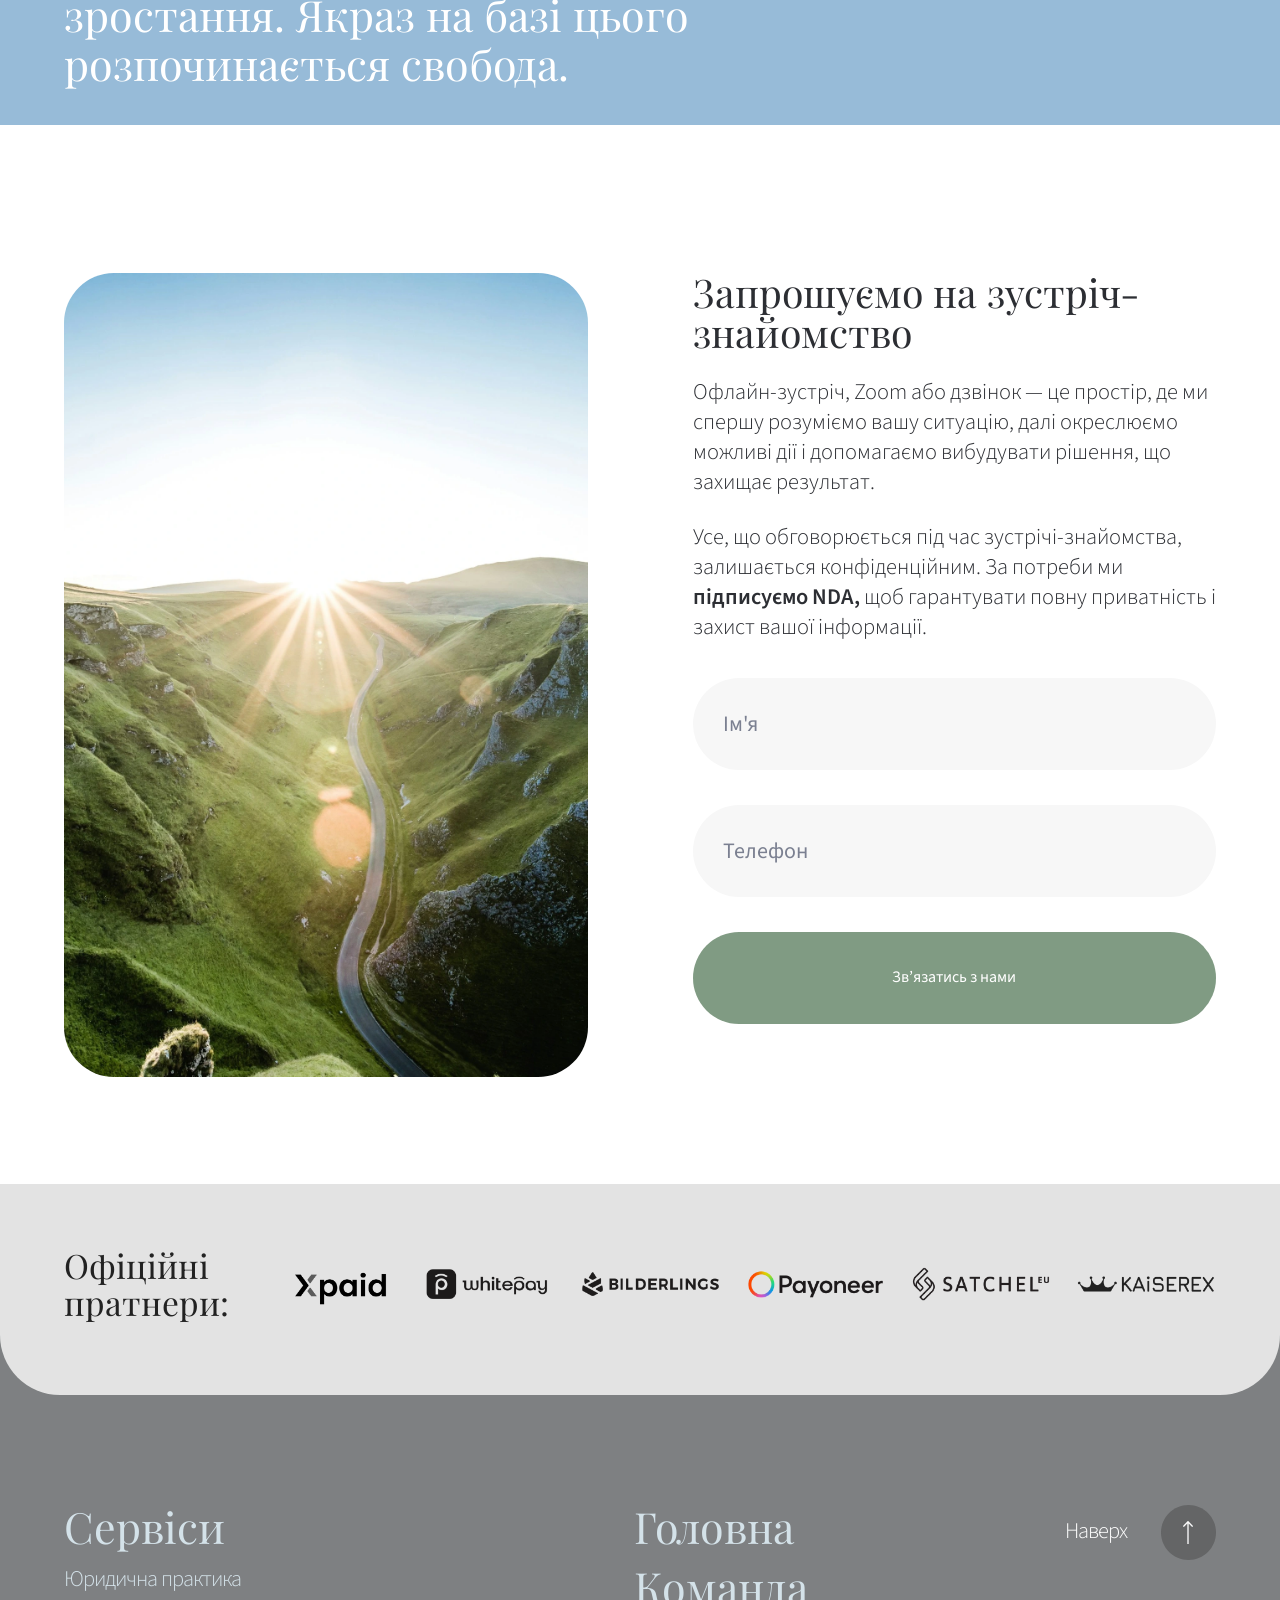
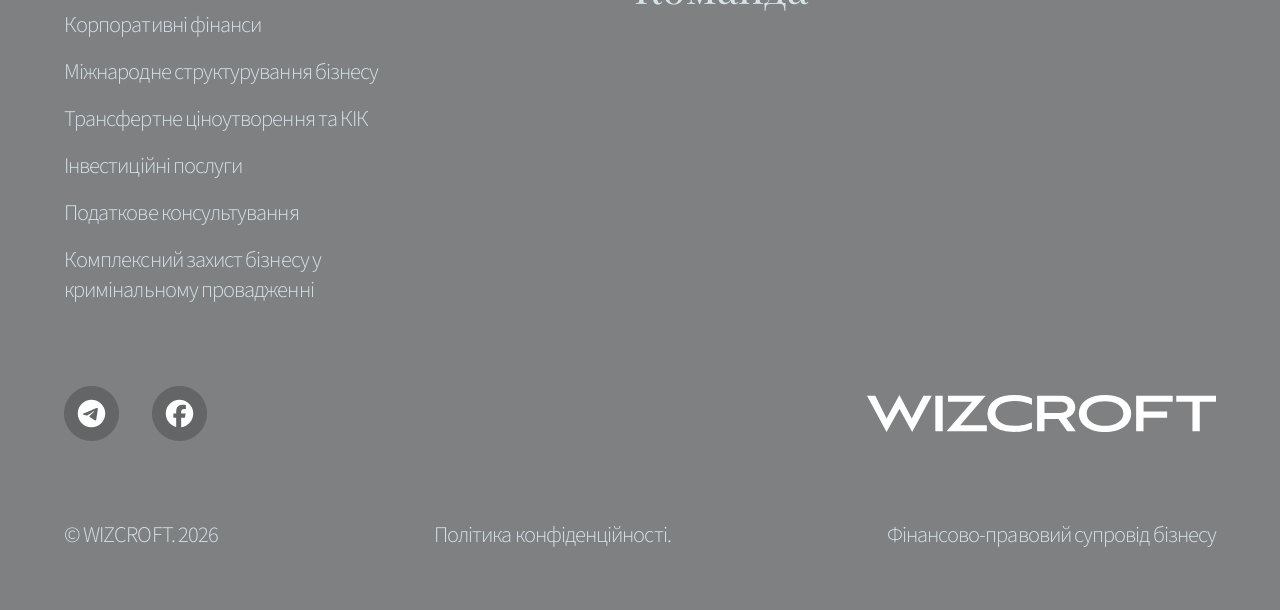
<file: international.html>
<!DOCTYPE html>
<html lang="uk">
<head>
  <meta charset="UTF-8">
  <meta name="viewport" content="width=device-width, initial-scale=1.0">
  <title>WIZCROFT — Міжнародне структурування бізнесу</title>
  <meta name="description" content="Правовий та фінансовий супровід побудови міжнародної структури бізнесу — реєстрація іноземних компаній, рахунки, холдингові та трастові структури.">
  <link rel="icon" href="favicon.ico" sizes="any">
  <link rel="stylesheet" href="css/fonts.css">
  <link rel="stylesheet" href="css/style.css">
</head>
<!-- page-intl swaps the shared fixed background to the international (mountain) image -->
<body class="page-legal page-intl">
  <div class="fixed-bg" aria-hidden="true"></div>

  <div class="page">

    <!-- ============================ HERO ============================ -->
    <header class="hero hero--legal">
      <div class="hero__overlay" aria-hidden="true"></div>

      <div class="hero__inner container">
        <div class="hero__bar">
          <a href="index.html" class="hero__logo" aria-label="WIZCROFT — на головну">
            <img src="img/logo/logo-header.svg" alt="WIZCROFT">
          </a>
          <button class="nav-toggle" id="nav-toggle" aria-label="Меню" aria-expanded="false" aria-controls="hero-nav">
            <span></span><span></span><span></span>
          </button>
          <nav class="hero__nav" id="hero-nav" aria-label="Головне меню">
            <a href="index.html" class="nav__item">Головна</a>
            <span class="nav__services">
              <span class="nav__item nav__item--services">Сервіси</span>
              <span class="hero__chevron" aria-hidden="true"><img src="img/icons/chevron.svg" alt="" width="14" height="7"></span>
              <ul class="services-menu">
                <li><a href="legal.html">Юридична практика</a></li>
                <li><a href="corporate.html">Корпоративні фінанси</a></li>
                <li><a href="international.html">Міжнародне структурування бізнесу</a></li>
                <li><a href="tcu-kik.html">Трансфертне ціноутворення та КІК</a></li>
                <li><a href="investment.html">Інвестиційні послуги</a></li>
                <li><a href="index.html">Податкове консультування</a></li>
                <li><a href="index.html">Комплексний захист бізнесу у кримінальному провадженні</a></li>
              </ul>
            </span>
            <a href="#result" class="nav__item">Результат</a>
            <a href="#contacts" class="nav__item">Контакти</a>
          </nav>
        </div>

        <div class="hero__content hero__content--legal">
          <div class="hero__main">
            <h1 class="lhero__title">Міжнародне структурування бізнесу</h1>
            <p class="lhero__sub">Правовий та фінансовий супровід побудови міжнародної структури бізнесу — від реєстрації іноземних компаній і відкриття рахунків до створення холдингових і трастових структур та структурування володіння активами.</p>
            <p class="lhero__lead">Ми допомагаємо власникам бізнесу та приватним особам вибудувати юридично коректну міжнародну архітектуру, що відповідає вимогам законодавства, захищає активи та забезпечує передбачуваність у питаннях управління й оподаткування.</p>
            <a href="#contacts" class="btn btn--green hero__cta">Підібрати рішення</a>
          </div>
          <aside class="founder">
            <img src="img/team/hero-founder.png" alt="Євген Кондратьєв, Founder & CEO" class="founder__img" width="160" height="160">
            <p class="founder__name">Євген Кондратьєв</p>
            <p class="founder__role">ФОП «Кондратьєв»</p>
          </aside>
        </div>
      </div>
    </header>

    <main>
    <!-- ============================ BLOCK 2 — APPROACH + BENEFITS ============================ -->
    <section class="intro intro--corp" id="result">
      <div class="intro__inner container">
        <div class="intro__top">
          <div class="intro__img2 intro__img2--legal">
            <img src="img/bg/Image-intl-2.png" alt="Міжнародне структурування бізнесу WIZCROFT" loading="lazy">
          </div>
          <div class="intro__paras lpoints">
            <p class="lpoint"><span class="w-ss-semibold">WISE-стратегічне розуміння.</span><span class="w-ss-light"> Глибокий аналіз бізнес-цілей клієнта, структури активів і вимог відповідних юрисдикцій. Ми формуємо системне бачення оптимальної міжнародної архітектури бізнесу.</span></p>
            <p class="lpoint"><span class="w-ss-semibold">WIZ-точність рішень.</span><span class="w-ss-light"> Розробка структури, що відповідає цілям клієнта — захист активів, залучення інвестицій, вихід на ринок або передача активів — з урахуванням правових і податкових наслідків у кожній юрисдикції.</span></p>
            <p class="lpoint"><span class="w-ss-semibold">CROFT-простір захисту. </span><span class="w-ss-light">Побудова стабільної міжнародної правової основи: зареєстровані структури, відкриті рахунки, виконані вимоги CRS та захищені активи з передбачуваним порядком управління.</span></p>
          </div>
        </div>

        <h2 class="intro__headline lquote">Такий підхід дозволяє перетворити складну міжнародну архітектуру на <span class="w-pf-italic">керований процес</span> із визначеною стратегією та зрозумілим порядком дій.</h2>

        <!-- cowork CTA card -->
        <div class="cowork">
          <div class="cowork__text">
            <h3 class="cowork__title">давайте<br>обговоримо<br>співпрацю</h3>
            <p class="cowork__lead">Юридичні питання у бізнесі рідко бувають типовими. Кожна ситуація потребує аналізу, розуміння контексту та продуманого рішення.</p>
          </div>
          <form class="cowork__form contact-form js-w3form" action="https://api.web3forms.com/submit" method="POST" novalidate>
            <input type="hidden" name="access_key" value="YOUR_ACCESS_KEY_HERE">
            <input type="hidden" name="subject" value="Заявка: Міжнародне структурування (співпраця)">
            <input type="checkbox" name="botcheck" class="visually-hidden" style="display:none" tabindex="-1" autocomplete="off">
            <div class="field"><input type="text" name="name" class="field__input field__input--light" placeholder="Ім'я" required autocomplete="name"></div>
            <div class="field"><input type="tel" name="phone" class="field__input field__input--light" placeholder="Телефон" required autocomplete="tel" inputmode="tel"></div>
            <button type="submit" class="form__submit">Зв’язатись з нами</button>
            <p class="form__result" role="status" aria-live="polite"></p>
          </form>
        </div>

        <!-- when the business needs international structuring -->
        <div class="when">
          <h2 class="when__title">Коли бізнесу потрібне міжнародне структурування</h2>
          <p class="when__intro">Потреба у міжнародній структурі виникає у різних ситуаціях — від захисту активів до виходу на нові ринки.</p>
          <div class="when__cols">
            <div class="when__cases">
              <p class="when__label">Найпоширеніші ситуації:</p>
              <ul class="when__list">
                <li>бізнес виходить на міжнародний ринок і потребує іноземної юридичної особи</li>
                <li>необхідно відкрити рахунок в іноземному банку або платіжній системі</li>
                <li>власник прагне структурувати холдинг або відокремити активи в іноземну структуру</li>
                <li>планується залучення іноземних інвесторів або партнерів</li>
                <li>є потреба захистити активи через трастову або холдингову структуру</li>
                <li>виникають питання щодо CRS та автоматичного обміну фінансовою інформацією</li>
                <li>необхідно ліквідувати іноземну компанію з дотриманням вимог юрисдикції</li>
              </ul>
            </div>
            <div class="when__illus">
              <img src="img/bg/corp-chart-1.png" alt="Приклад міжнародної структури" class="when__illus-base" loading="lazy">
              <img src="img/bg/corp-chart-2.png" alt="" aria-hidden="true" class="when__illus-card" loading="lazy">
            </div>
          </div>
        </div>

        <hr class="when__divider">

        <h2 class="intro__headline lresult-title">У результаті співпраці ви отримуєте:</h2>

        <div class="benefit-grid benefit-grid--3">
          <article class="benefit-card">
            <h3 class="benefit-card__title">Юридично оформлену міжнародну структуру<span class="benefit-card__arrow">↓</span></h3>
            <p class="benefit-card__text">зареєстровані іноземні компанії, холдинги або трасти — відповідно до вимог обраних юрисдикцій і цілей клієнта.</p>
          </article>
          <article class="benefit-card">
            <h3 class="benefit-card__title">Відкриті рахунки в іноземних банках і платіжних системах<span class="benefit-card__arrow">↓</span></h3>
            <p class="benefit-card__text">супровід процедури відкриття з урахуванням вимог KYC/AML та специфіки фінансової установи.</p>
          </article>
          <article class="benefit-card">
            <h3 class="benefit-card__title">Структуроване володіння активами<span class="benefit-card__arrow">↓</span></h3>
            <p class="benefit-card__text">іноземні активи оформлені через відповідну правову інфраструктуру з передбачуваністю у питаннях управління та спадкування.</p>
          </article>
          <article class="benefit-card">
            <h3 class="benefit-card__title">Розуміння зобов'язань щодо CRS<span class="benefit-card__arrow">↓</span></h3>
            <p class="benefit-card__text">чітке бачення вимог автоматичного обміну фінансовою інформацією та відповідність структури актуальним регуляторним стандартам.</p>
          </article>
          <article class="benefit-card">
            <h3 class="benefit-card__title">Супровід ліквідації іноземної компанії<span class="benefit-card__arrow">↓</span></h3>
            <p class="benefit-card__text">коректне виконання процедур закриття структури відповідно до вимог юрисдикції та пов'язаних зобов'язань в Україні.</p>
          </article>
        </div>

        <a href="#contacts" class="btn btn--blue intro__cta">Замовити консультацію</a>
      </div>
    </section>

    <!-- ============================ AUDIENCE INTRO (over the parallax image) ============================
         Transparent → reveals the shared fixed background (replaces the FF0000 placeholder). -->
    <section class="aud-intro">
      <div class="aud-intro__inner container">
        <h2 class="aud-intro__title">Кому потрібне міжнародне структурування бізнесу WIZCROFT</h2>
        <p class="aud-intro__text">Послуга орієнтована на власників бізнесу та приватних осіб, для яких міжнародна структура є інструментом захисту активів, розвитку бізнесу або управління капіталом. <span class="w-ss-semibold">Найчастіше до нас звертаються:</span></p>
      </div>
    </section>

    <!-- ============================ AUDIENCE BARS ============================ -->
    <div class="aud-list">
      <div class="aud-bar"><div class="aud-bar__inner container">
        <h3 class="aud-bar__title">Власники бізнесу з міжнародними амбіціями</h3>
        <p class="aud-bar__text">підприємці, що виходять на іноземні ринки або залучають міжнародних партнерів і потребують відповідної юридичної інфраструктури.</p>
      </div></div>
      <div class="aud-bar"><div class="aud-bar__inner container">
        <h3 class="aud-bar__title">Власники активів за кордоном</h3>
        <p class="aud-bar__text">особи, які володіють іноземною нерухомістю, корпоративними частками або фінансовими активами і прагнуть їх юридично структурувати.</p>
      </div></div>
      <div class="aud-bar"><div class="aud-bar__inner container">
        <h3 class="aud-bar__title">Бізнеси, що залучають іноземні інвестиції</h3>
        <p class="aud-bar__text">компанії, яким необхідна холдингова структура або іноземна юридична особа для взаємодії з інвесторами.</p>
      </div></div>
      <div class="aud-bar"><div class="aud-bar__inner container">
        <h3 class="aud-bar__title">Особи з питаннями захисту активів і спадкування</h3>
        <p class="aud-bar__text">клієнти, яким важливо захистити активи через трастову або холдингову структуру та забезпечити передбачуваність передачі капіталу.</p>
      </div></div>
      <div class="aud-bar"><div class="aud-bar__inner container">
        <h3 class="aud-bar__title">Компанії та особи з питаннями CRS</h3>
        <p class="aud-bar__text">клієнти, які потребують розуміння вимог автоматичного обміну фінансовою інформацією та приведення структури у відповідність.</p>
      </div></div>
      <div class="aud-bar"><div class="aud-bar__inner container">
        <h3 class="aud-bar__title">Бізнеси, що ліквідують іноземні структури</h3>
        <p class="aud-bar__text">компанії, яким необхідний супровід закриття іноземної компанії з дотриманням усіх регуляторних вимог.</p>
      </div></div>
    </div>

    <!-- ============================ PARALLAX GAP ============================ -->
    <section class="parallax-gap">
      <div class="parallax-gap__inner container">
        <aside class="industries">
          <h2 class="industries__title">Типові галузі бізнесу, яким потрібен WIZCROFT-супровід</h2>
          <ul class="industries__list">
            <li>IT та технологічні компанії з міжнародною присутністю</li>
            <li>виробничі та торгові компанії з іноземними партнерами</li>
            <li>девелопмент і нерухомість</li>
            <li>аграрний бізнес із зовнішніми інвесторами</li>
            <li>холдингові структури та групи компаній</li>
            <li>сімейні офіси та приватні особи зі значним капіталом</li>
            <li>фінансові та інвестиційні структури</li>
          </ul>
        </aside>
        <div class="meeting">
          <h2 class="meeting__title">Запрошуємо на зустріч-знайомство</h2>
          <p class="meeting__text">Зустріч або розмова з командою WIZCROFT допоможе оцінити правові ризики, визначити оптимальну модель юридичного супроводу та сформувати подальші кроки.</p>
          <form class="contact-form js-w3form" action="https://api.web3forms.com/submit" method="POST" novalidate>
            <input type="hidden" name="access_key" value="YOUR_ACCESS_KEY_HERE">
            <input type="hidden" name="subject" value="Заявка: Міжнародне структурування (зустріч)">
            <input type="checkbox" name="botcheck" class="visually-hidden" style="display:none" tabindex="-1" autocomplete="off">
            <div class="field"><input type="text" name="name" class="field__input" placeholder="Ім'я" required autocomplete="name"></div>
            <div class="field"><input type="tel" name="phone" class="field__input" placeholder="Телефон" required autocomplete="tel" inputmode="tel"></div>
            <button type="submit" class="form__submit">Зв’язатись з нами</button>
            <p class="form__result" role="status" aria-live="polite"></p>
          </form>
        </div>
      </div>
    </section>

    <!-- ============================ SERVICE PANEL (dark) ============================ -->
    <div class="svc-stack">
      <section class="svc-block">
        <div class="svc-block__inner container">
          <div class="svc-block__cols">
            <h2 class="svc-block__title">Міжнародне структурування бізнесу</h2>
            <div class="svc-block__body">
              <p class="svc-block__desc">Правовий супровід побудови міжнародної корпоративної структури — від реєстрації іноземних компаній і відкриття рахунків до створення холдингових і трастових структур та виконання вимог міжнародного регулювання.</p>
              <p class="svc-block__note">Міжнародна структура бізнесу потребує юридично коректного оформлення на кожному рівні — від вибору юрисдикції до відповідності вимогам автоматичного обміну інформацією. Ми супроводжуємо весь процес: від аналізу цілей і вибору оптимальної структури до повного оформлення інфраструктури та її подальшої підтримки.</p>
              <p class="svc-block__sublabel">У межах послуги:</p>
              <ul class="svc-block__sublist">
                <li>реєстрація та ліквідація іноземних компаній;</li>
                <li>відкриття рахунків в іноземних банках і платіжних системах;</li>
                <li>створення трастових і холдингових структур;</li>
                <li>структурування володіння іноземними активами;</li>
                <li>консультації щодо вимог автоматичного обміну фінансовою інформацією (CRS).</li>
              </ul>
            </div>
          </div>
          <form class="svc-form js-w3form" action="https://api.web3forms.com/submit" method="POST" novalidate>
            <input type="hidden" name="access_key" value="YOUR_ACCESS_KEY_HERE">
            <input type="hidden" name="subject" value="Заявка: Міжнародне структурування бізнесу">
            <input type="checkbox" name="botcheck" class="visually-hidden" style="display:none" tabindex="-1" autocomplete="off">
            <input type="text" name="name" class="svc-form__input" placeholder="Ім'я" required autocomplete="name">
            <input type="tel" name="phone" class="svc-form__input" placeholder="Телефон" required autocomplete="tel" inputmode="tel">
            <button type="submit" class="svc-form__submit">Зв’язатись з нами</button>
            <p class="form__result" role="status" aria-live="polite"></p>
          </form>
        </div>
      </section>
    </div>

    <!-- ============================ BLOCK 3 — FREEDOM (shared) ============================ -->
    <section class="freedom">
      <div class="freedom__inner container">
        <p class="freedom__quote">Нашим клієнтам потрібна <span class="w-pf-italic">виважена стратегія та захищений простір</span> для зростання. Якраз на базі цього розпочинається свобода. </p>
        <img src="img/icons/freedom-line.svg" alt="" class="freedom__line" loading="lazy" aria-hidden="true" width="186" height="20">
      </div>
    </section>

    <!-- ============================ BLOCK 4 — CONTACT (shared) ============================ -->
    <section class="block4" id="contacts">
      <div class="block4__inner container">
        <div class="contact">
          <div class="contact__media">
            <img src="img/bg/Image-form.webp" alt="Зустріч-знайомство з командою WIZCROFT" loading="lazy">
          </div>
          <div class="contact__body">
            <h2 class="contact__heading">Запрошуємо на зустріч-знайомство</h2>
            <p class="contact__intro">Офлайн-зустріч, Zoom або дзвінок — це простір, де ми спершу розуміємо вашу ситуацію, далі окреслюємо можливі дії і допомагаємо вибудувати рішення, що захищає результат.</p>
            <p class="contact__nda">Усе, що обговорюється під час зустрічі-знайомства, залишається конфіденційним. За потреби ми <span class="w-ss-semibold">підписуємо NDA, </span> щоб гарантувати повну приватність і захист вашої інформації.</p>
            <form class="contact-form js-w3form" action="https://api.web3forms.com/submit" method="POST" novalidate>
              <input type="hidden" name="access_key" value="YOUR_ACCESS_KEY_HERE">
              <input type="hidden" name="subject" value="Заявка: Міжнародне структурування (контакт)">
              <input type="checkbox" name="botcheck" class="visually-hidden" style="display:none" tabindex="-1" autocomplete="off">
              <div class="field"><input type="text" name="name" class="field__input" placeholder="Ім'я" required autocomplete="name"></div>
              <div class="field"><input type="tel" name="phone" class="field__input" placeholder="Телефон" required autocomplete="tel" inputmode="tel"></div>
              <button type="submit" class="form__submit">Зв’язатись з нами</button>
              <p class="form__result" role="status" aria-live="polite"></p>
            </form>
          </div>
        </div>
      </div>
    </section>
    </main>

    <!-- ============================ PARTNERS (shared) ============================ -->
    <section class="partners" aria-label="Офіційні партнери">
      <div class="partners__inner container">
        <h2 class="partners__heading"><span>Офіційні </span><br><span>пратнери:</span></h2>
        <div class="partners__logos">
          <div class="partner"><img src="img/Partners/Logo-partner-01.webp" alt="Логотип партнера 1" loading="lazy"></div>
          <div class="partner"><img src="img/Partners/Logo-partner-02.webp" alt="Логотип партнера 2" loading="lazy"></div>
          <div class="partner"><img src="img/Partners/Logo-partner-03.webp" alt="Логотип партнера 3" loading="lazy"></div>
          <div class="partner"><img src="img/Partners/Logo-partner-04.webp" alt="Логотип партнера 4" loading="lazy"></div>
          <div class="partner"><img src="img/Partners/Logo-partner-05.webp" alt="Логотип партнера 5" loading="lazy"></div>
          <div class="partner"><img src="img/Partners/Logo-partner-06.webp" alt="Логотип партнера 6" loading="lazy"></div>
        </div>
      </div>
    </section>

    <!-- ============================ FOOTER (shared) ============================ -->
    <footer class="footer">
      <div class="footer__overlay" aria-hidden="true"></div>
      <div class="footer__inner container">
        <div class="footer__cols">
          <nav class="footer__services" aria-label="Сервіси">
            <h3 class="footer__col-title">Сервіси</h3>
            <a href="legal.html">Юридична практика</a>
            <a href="corporate.html">Корпоративні фінанси</a>
            <a href="international.html">Міжнародне структурування бізнесу</a>
            <a href="tcu-kik.html">Трансфертне ціноутворення та КІК</a>
            <a href="investment.html">Інвестиційні послуги</a>
            <a href="index.html">Податкове консультування</a>
            <a href="index.html" class="footer__services-multiline">Комплексний захист бізнесу у<br>кримінальному провадженні</a>
          </nav>
          <nav class="footer__nav" aria-label="Навігація">
            <a href="index.html">Головна</a>
            <a href="index.html#team">Команда</a>
          </nav>
          <a href="#" class="footer__top" id="back-to-top">
            <span class="footer__top-label">Наверх</span>
            <span class="footer__top-icon">
              <img src="img/icons/scrolltop-group.svg" alt="" width="55" height="55">
              <img src="img/icons/scrolltop-vector.svg" alt="" class="footer__top-arrow" width="10" height="23">
            </span>
          </a>
        </div>
        <div class="footer__meta">
          <div class="footer__social">
            <a href="#" aria-label="Соцмережа 1"><img src="img/icons/social-01.svg" alt="" width="55" height="55"></a>
            <a href="#" aria-label="Соцмережа 2"><img src="img/icons/social-02.svg" alt="" width="55" height="55"></a>
          </div>
          <div class="footer__logo">
            <img src="img/logo/logo-footer.svg" alt="WIZCROFT" width="349" height="37" loading="lazy">
          </div>
        </div>
        <div class="footer__bottom">
          <span>© WIZCROFT. 2026</span>
          <span>Політика конфіденційності.</span>
          <span>Фінансово-правовий супровід бізнесу</span>
        </div>
      </div>
    </footer>

  </div><!-- /.page -->

  <script src="js/main.js"></script>
</body>
</html>
</file>
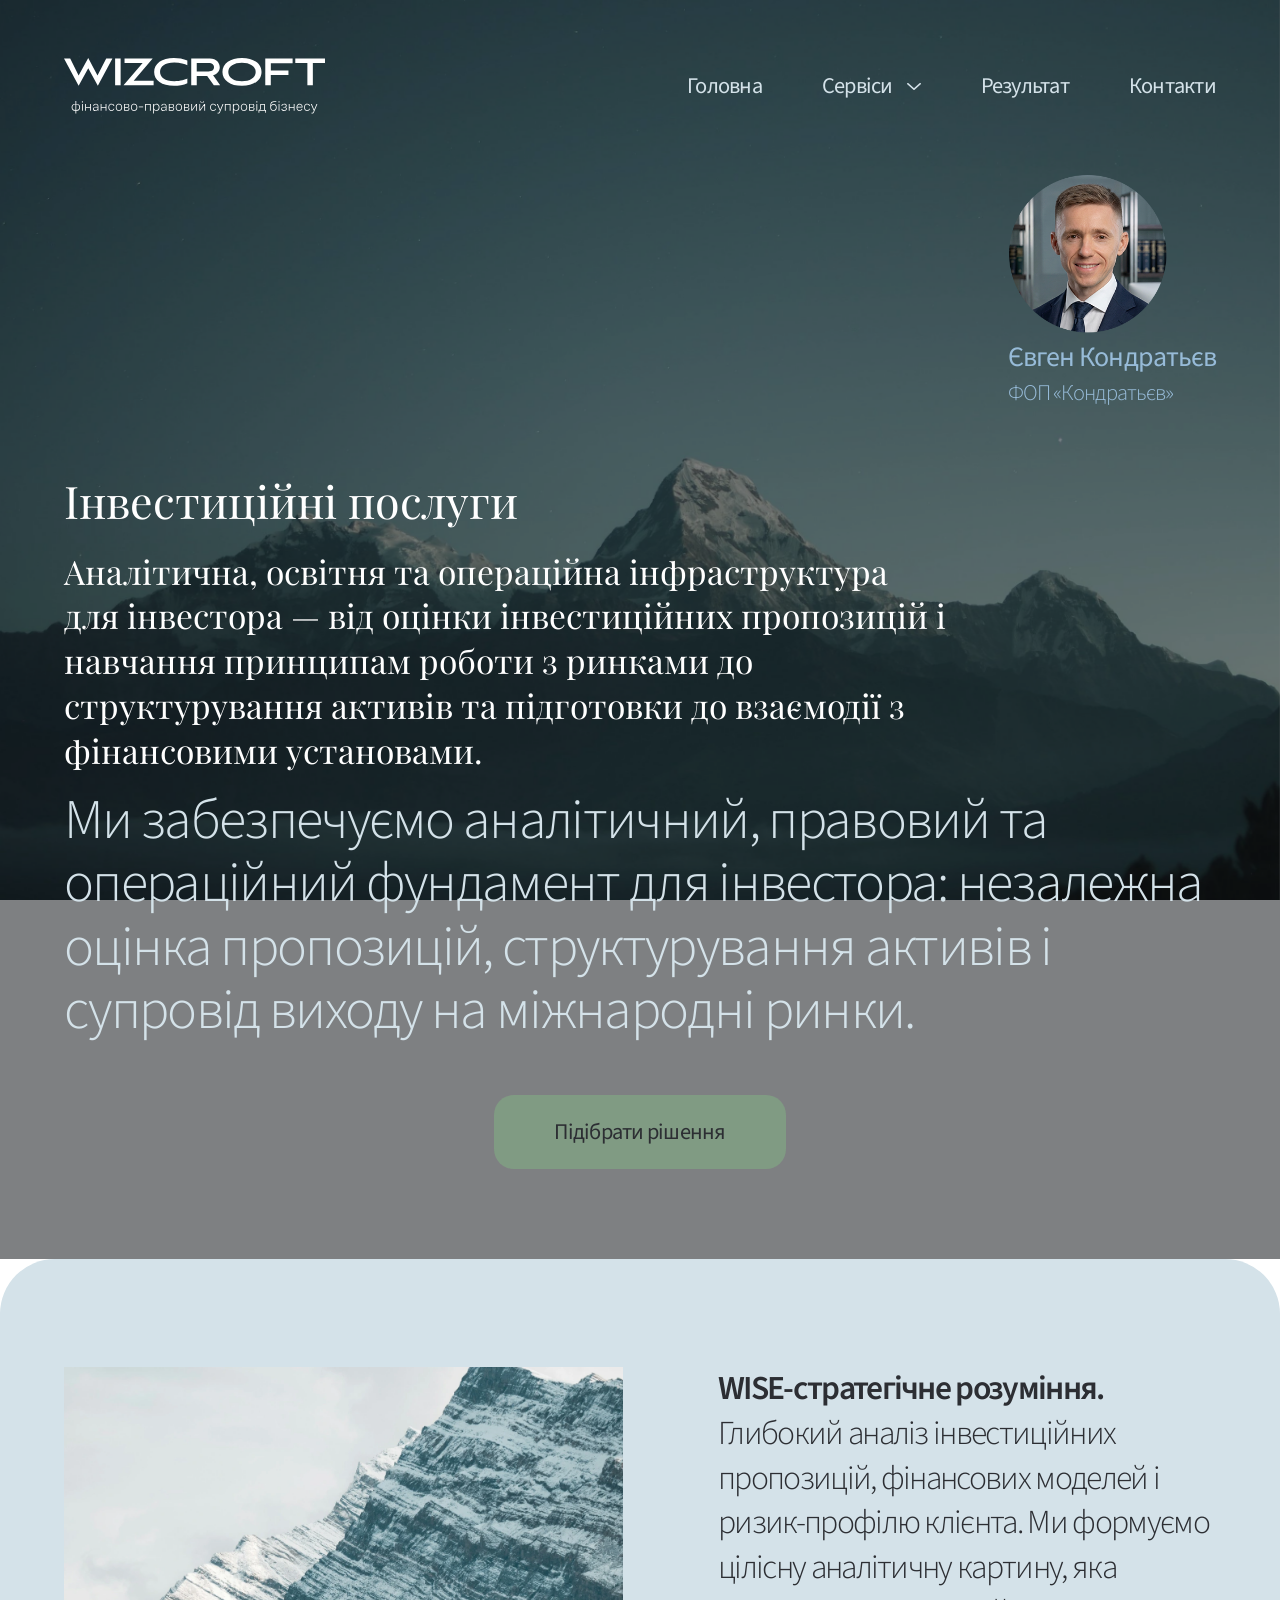
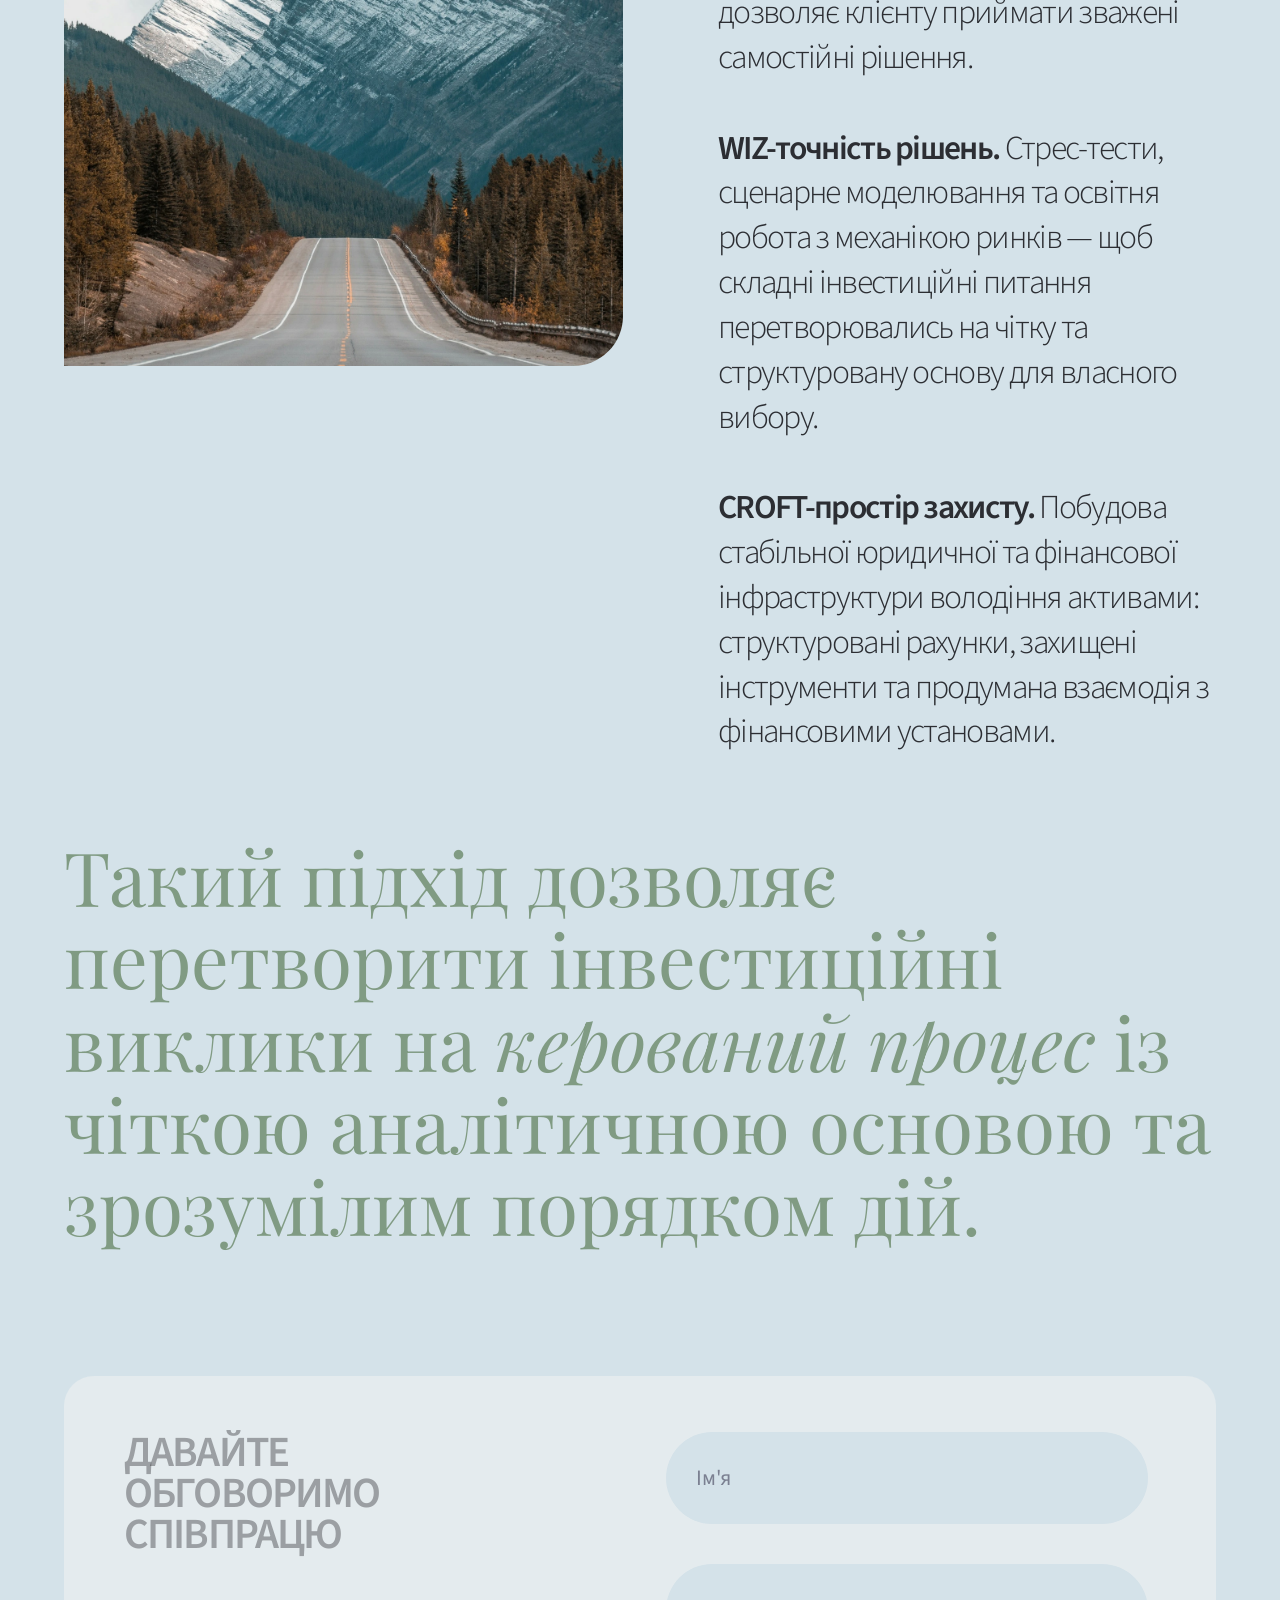
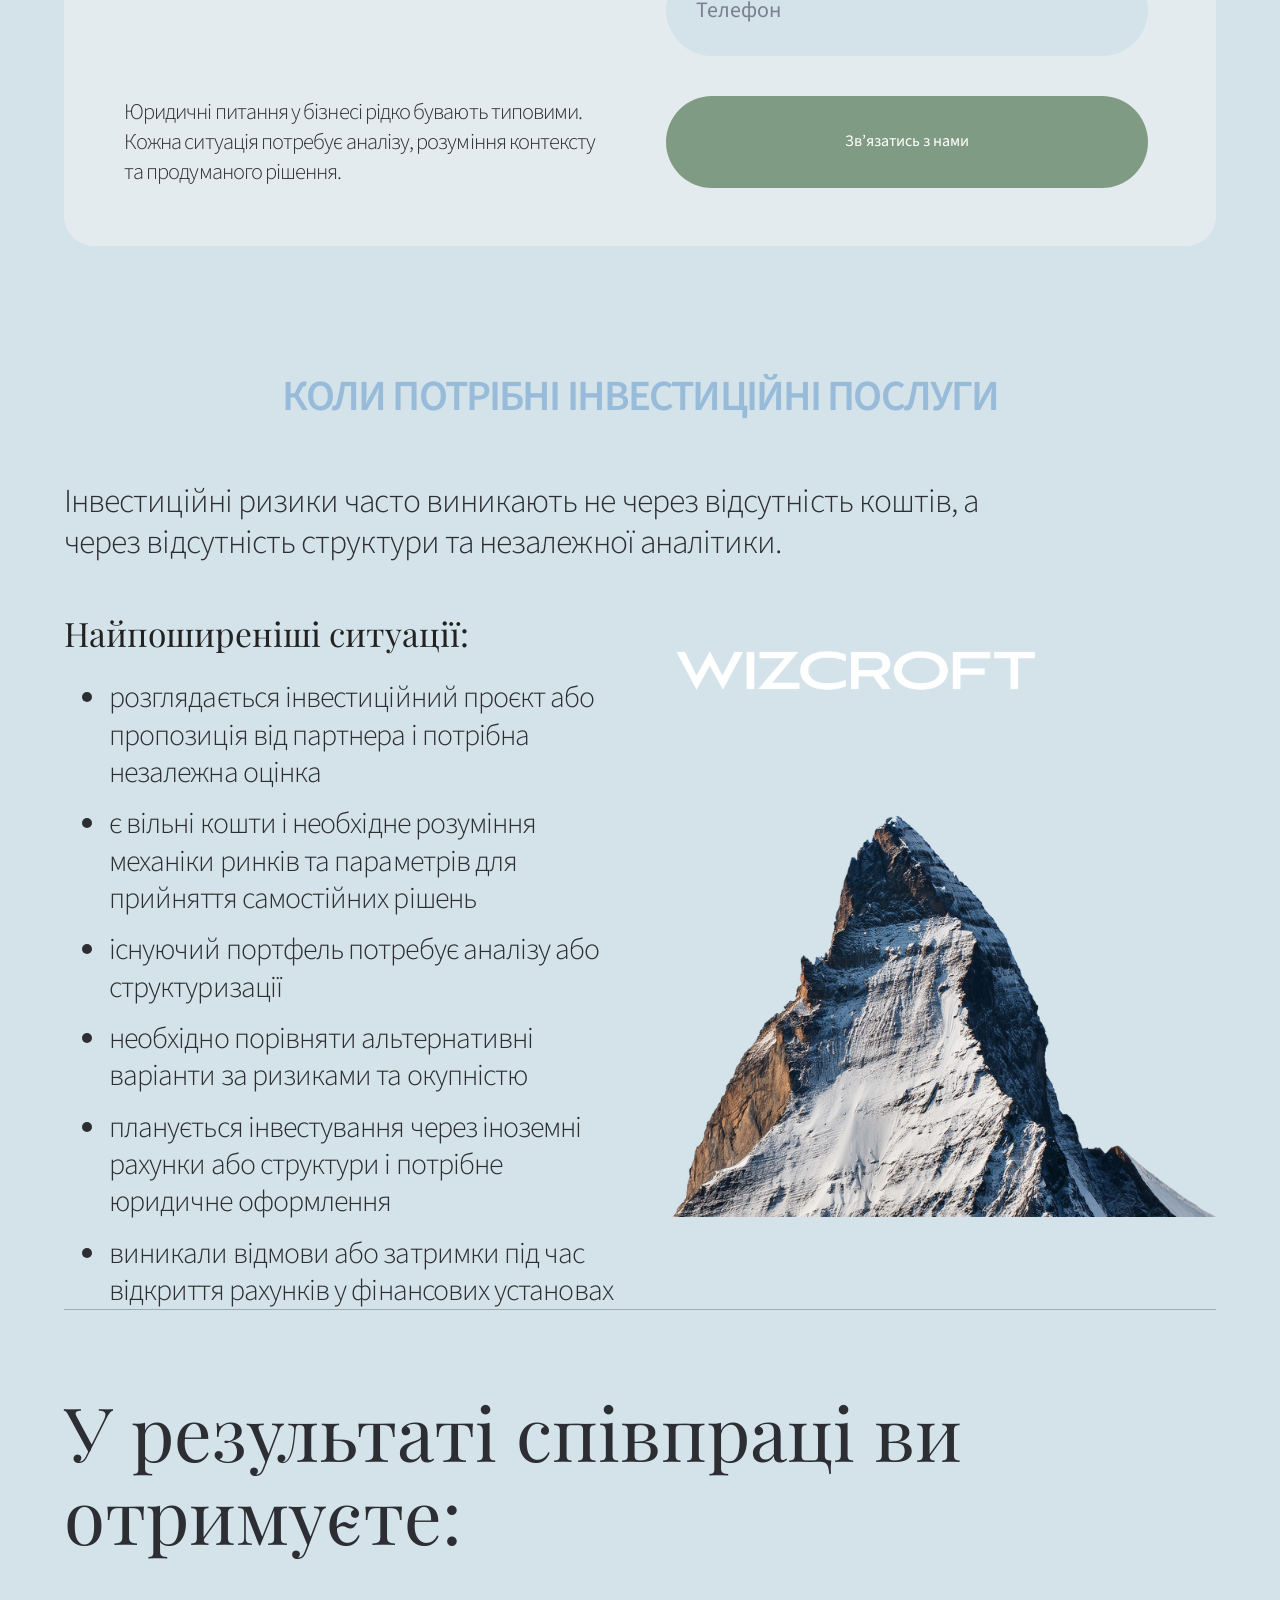
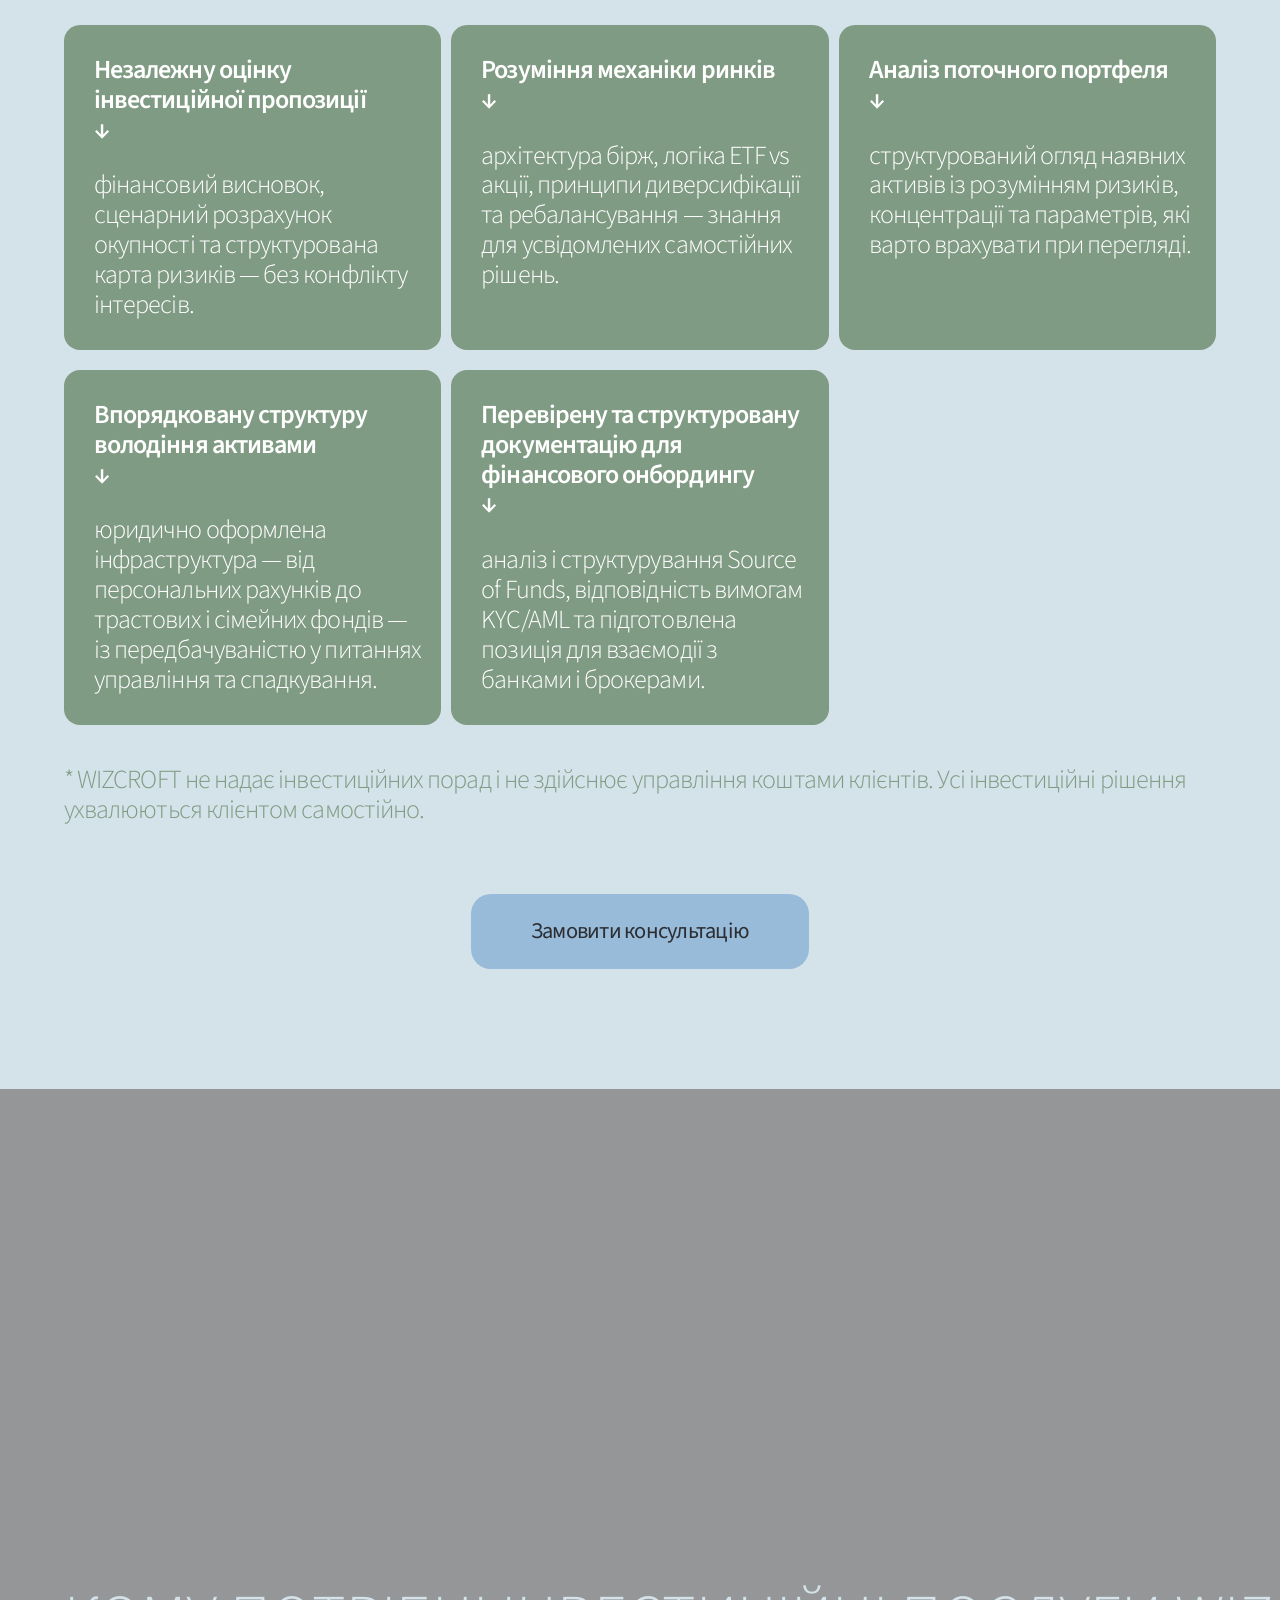
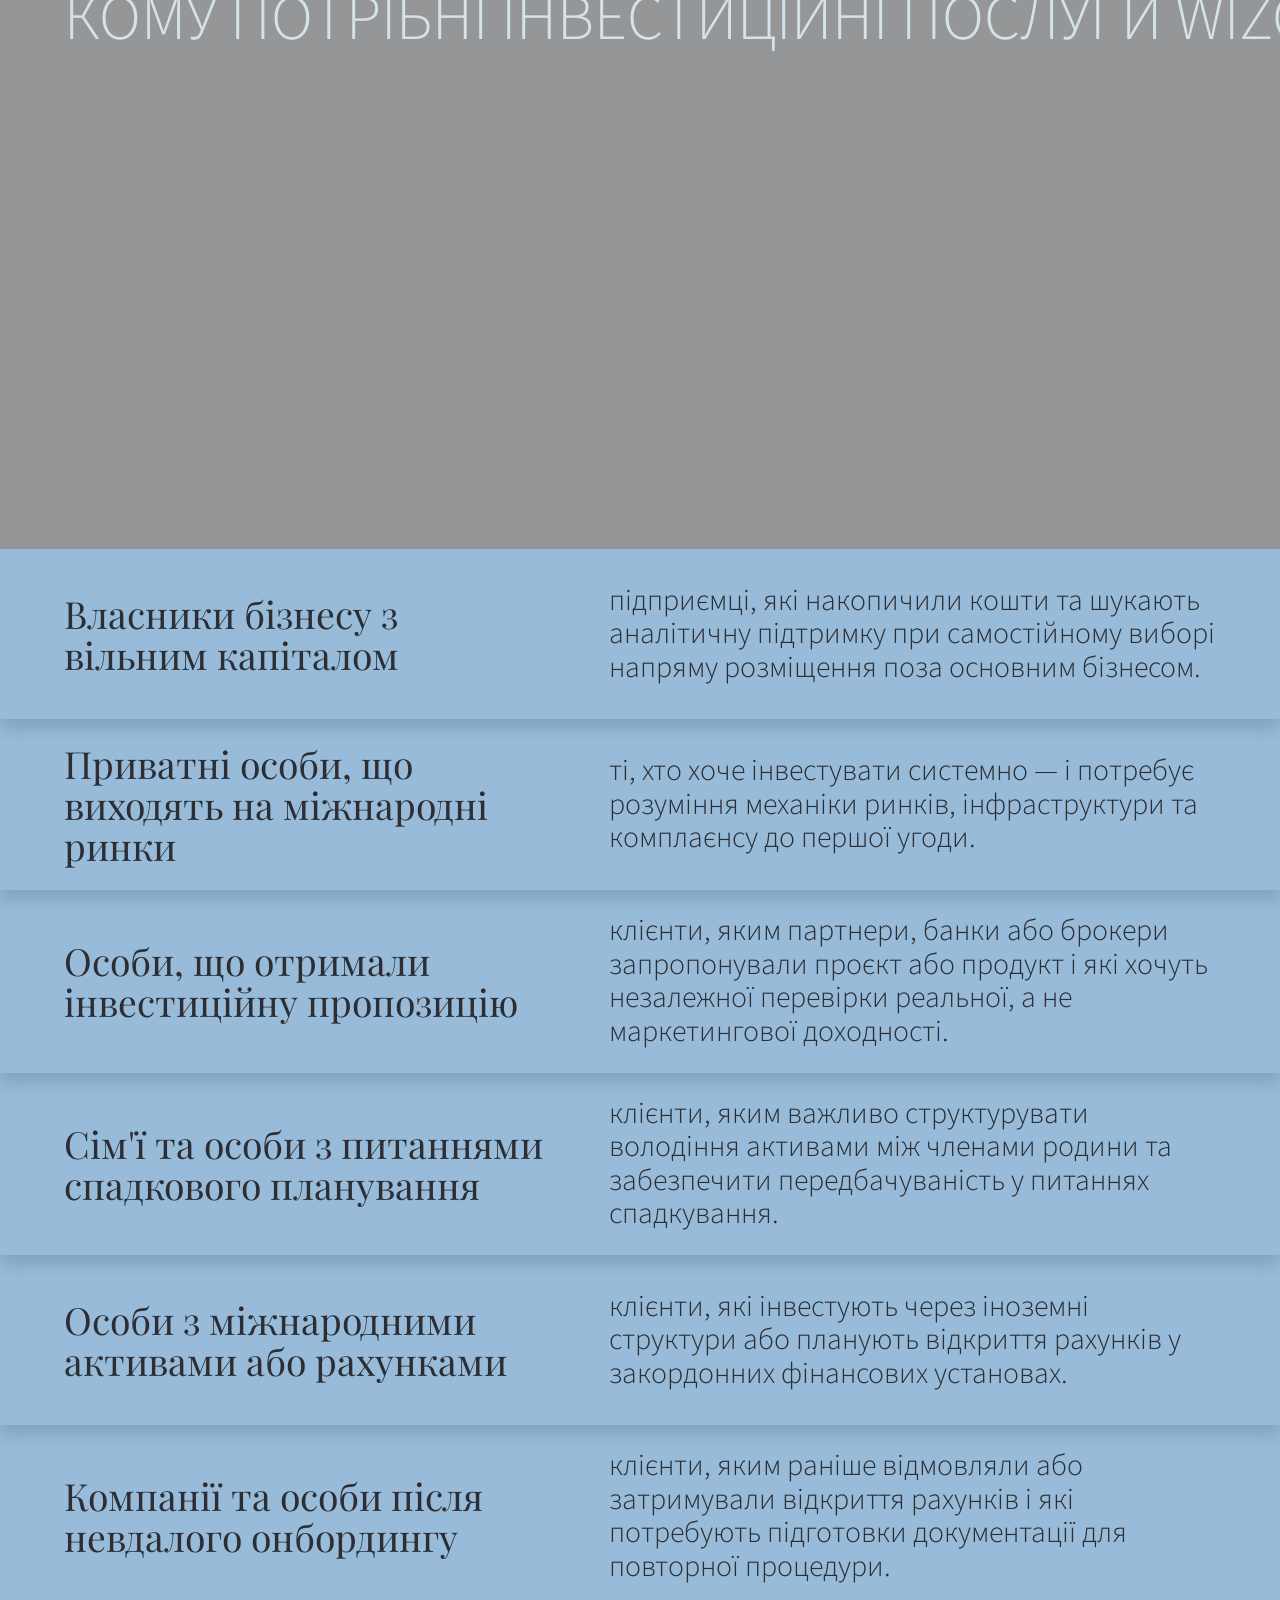
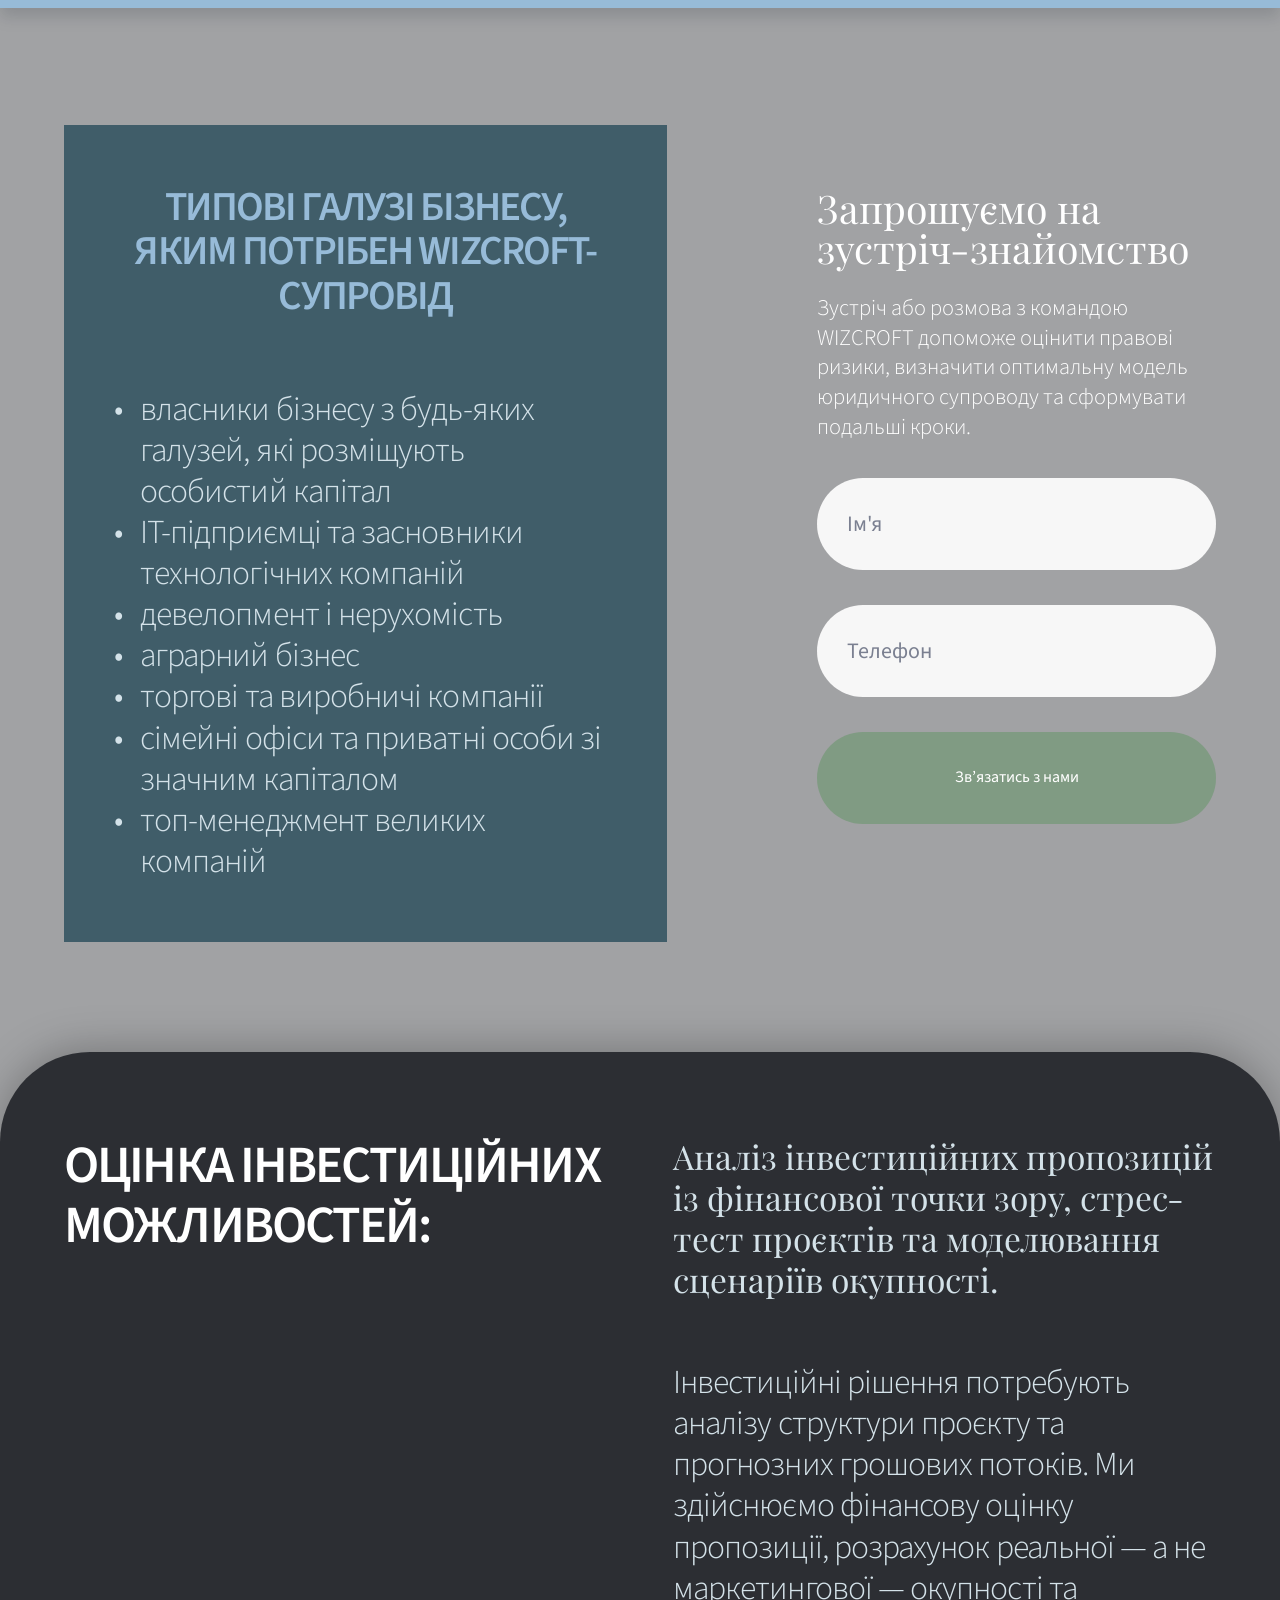
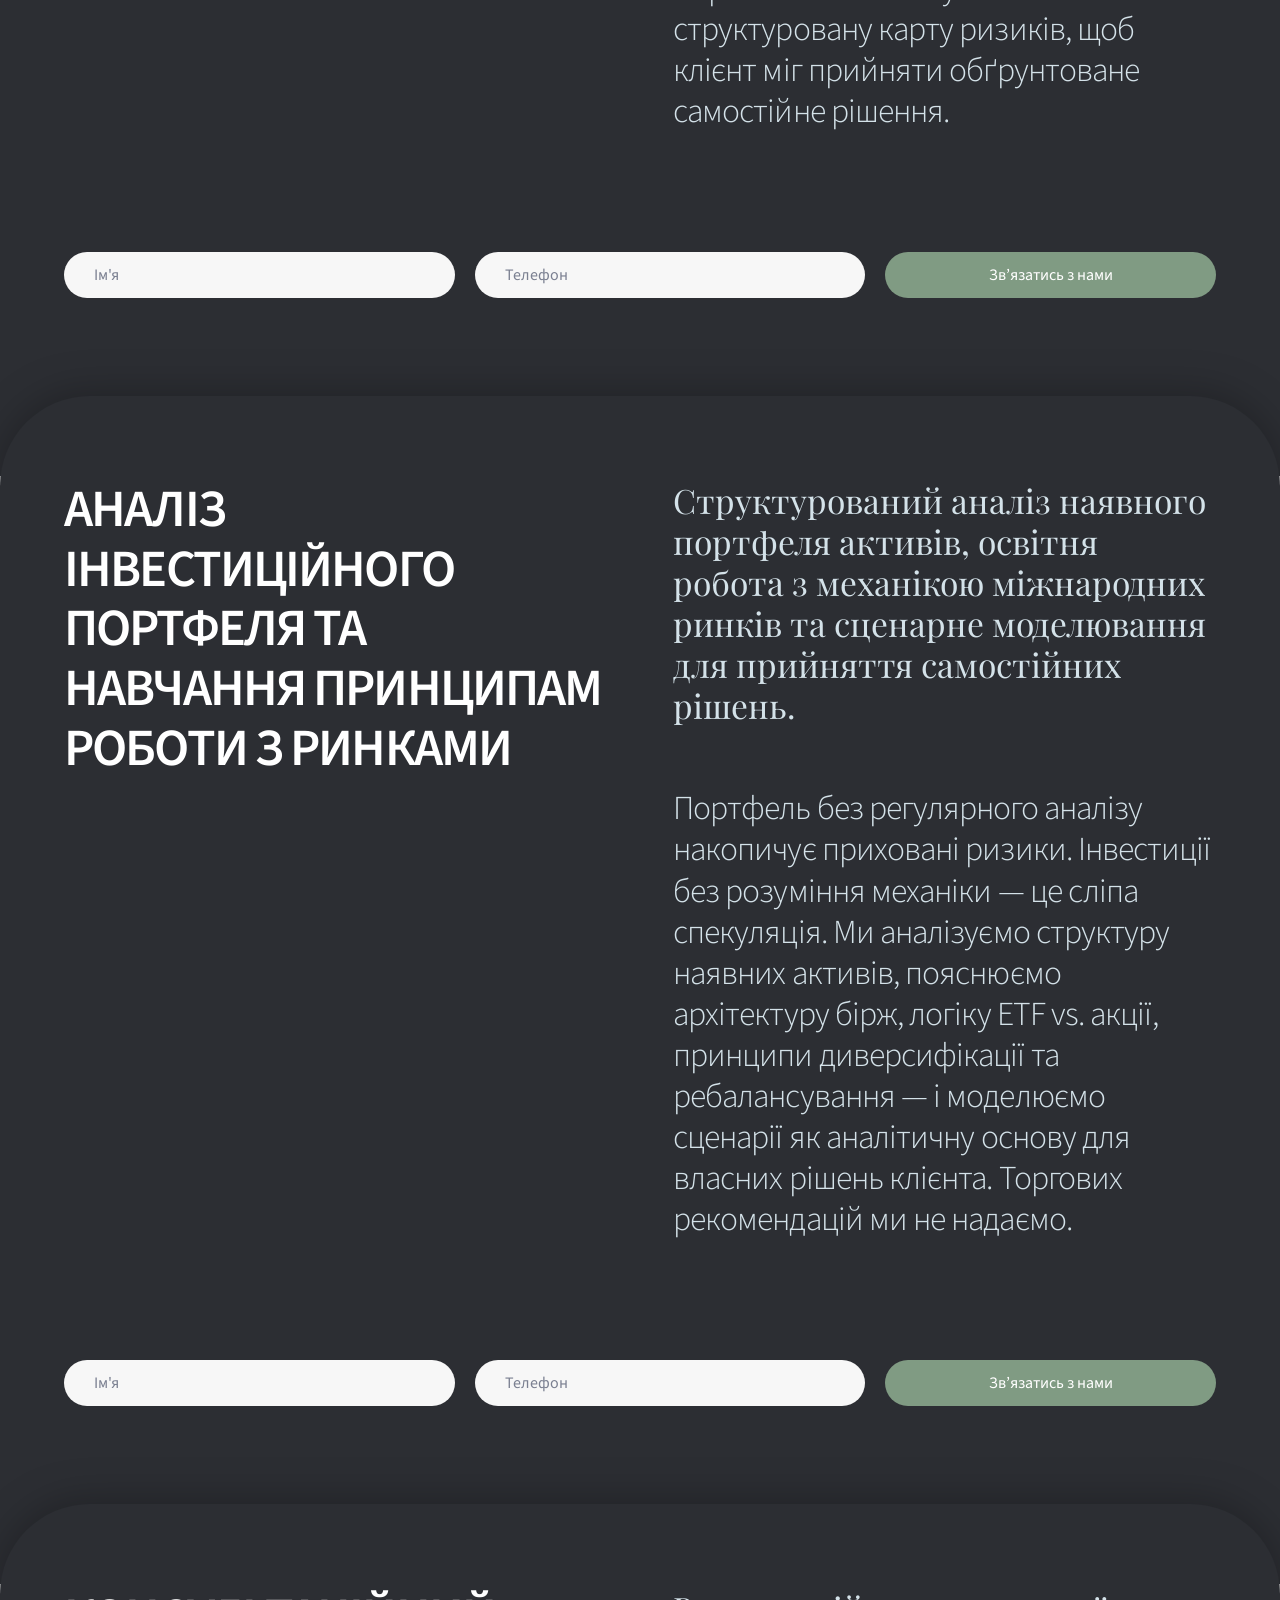
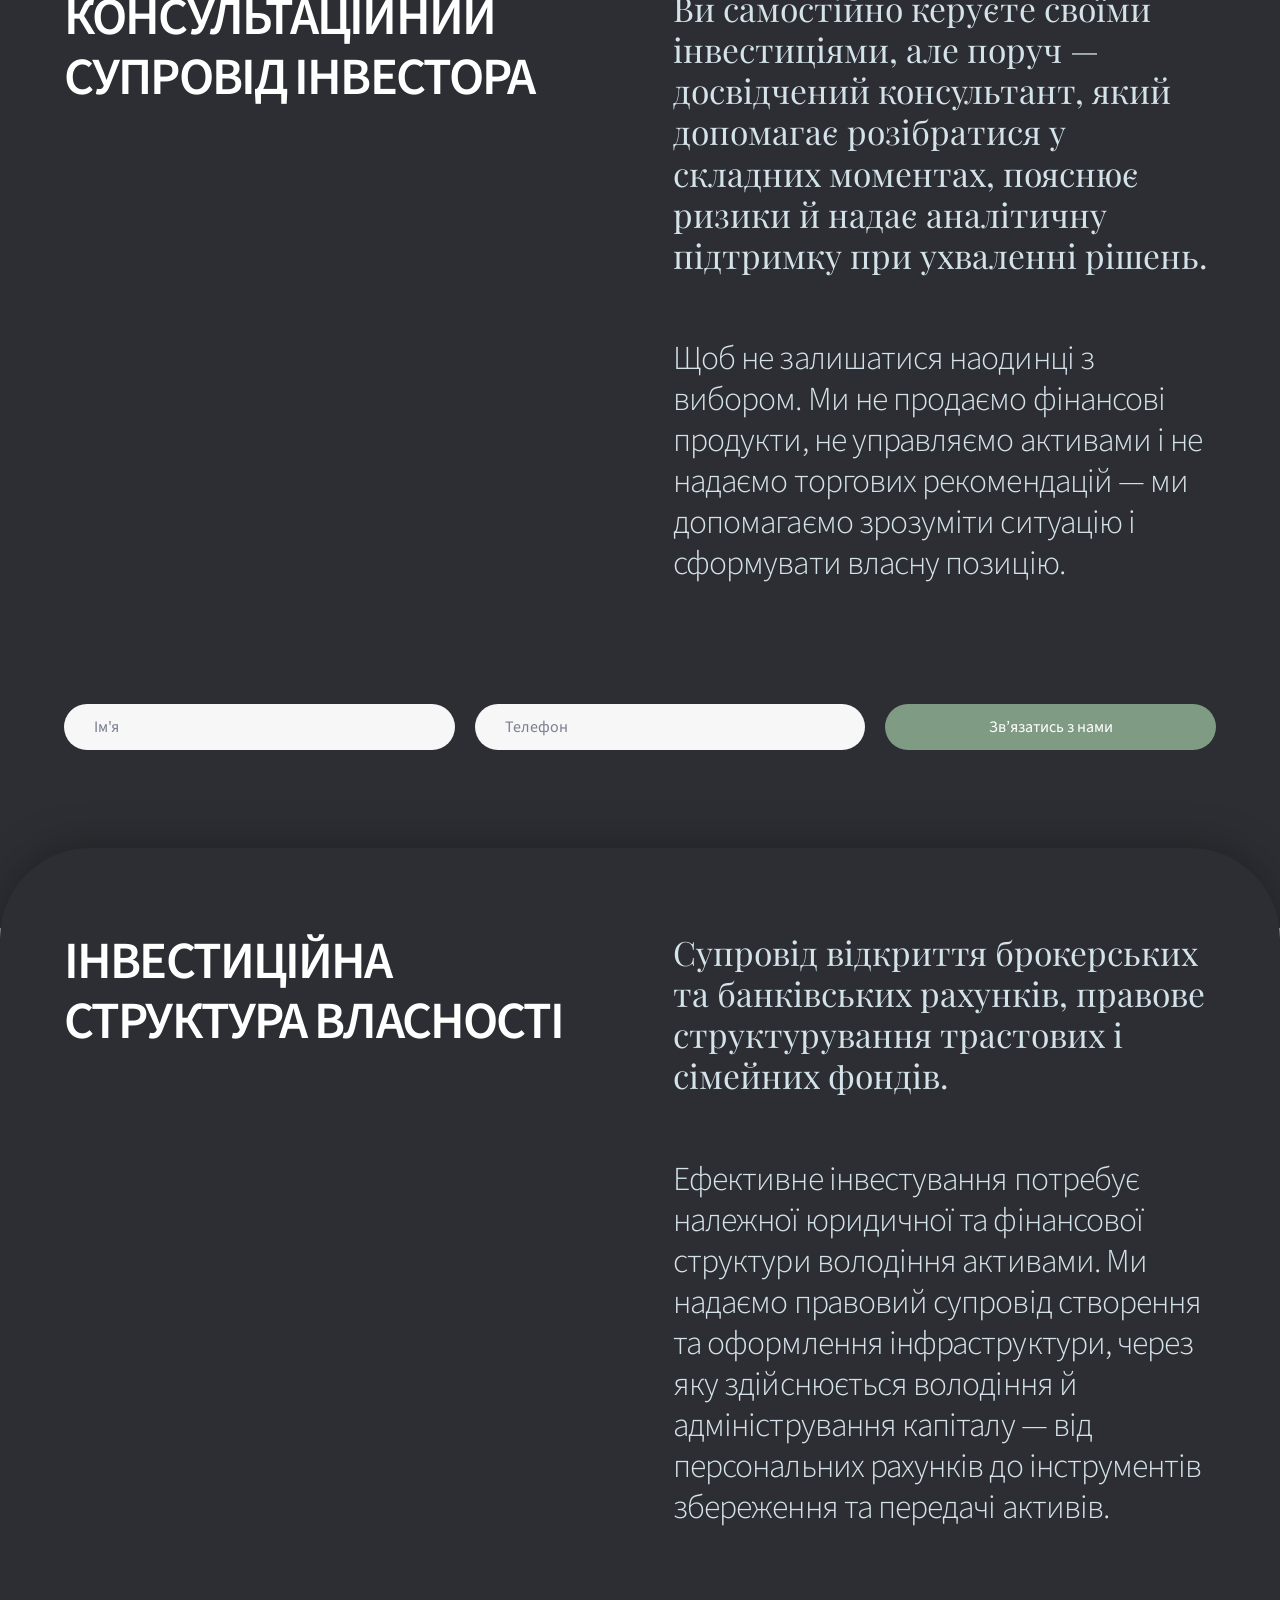
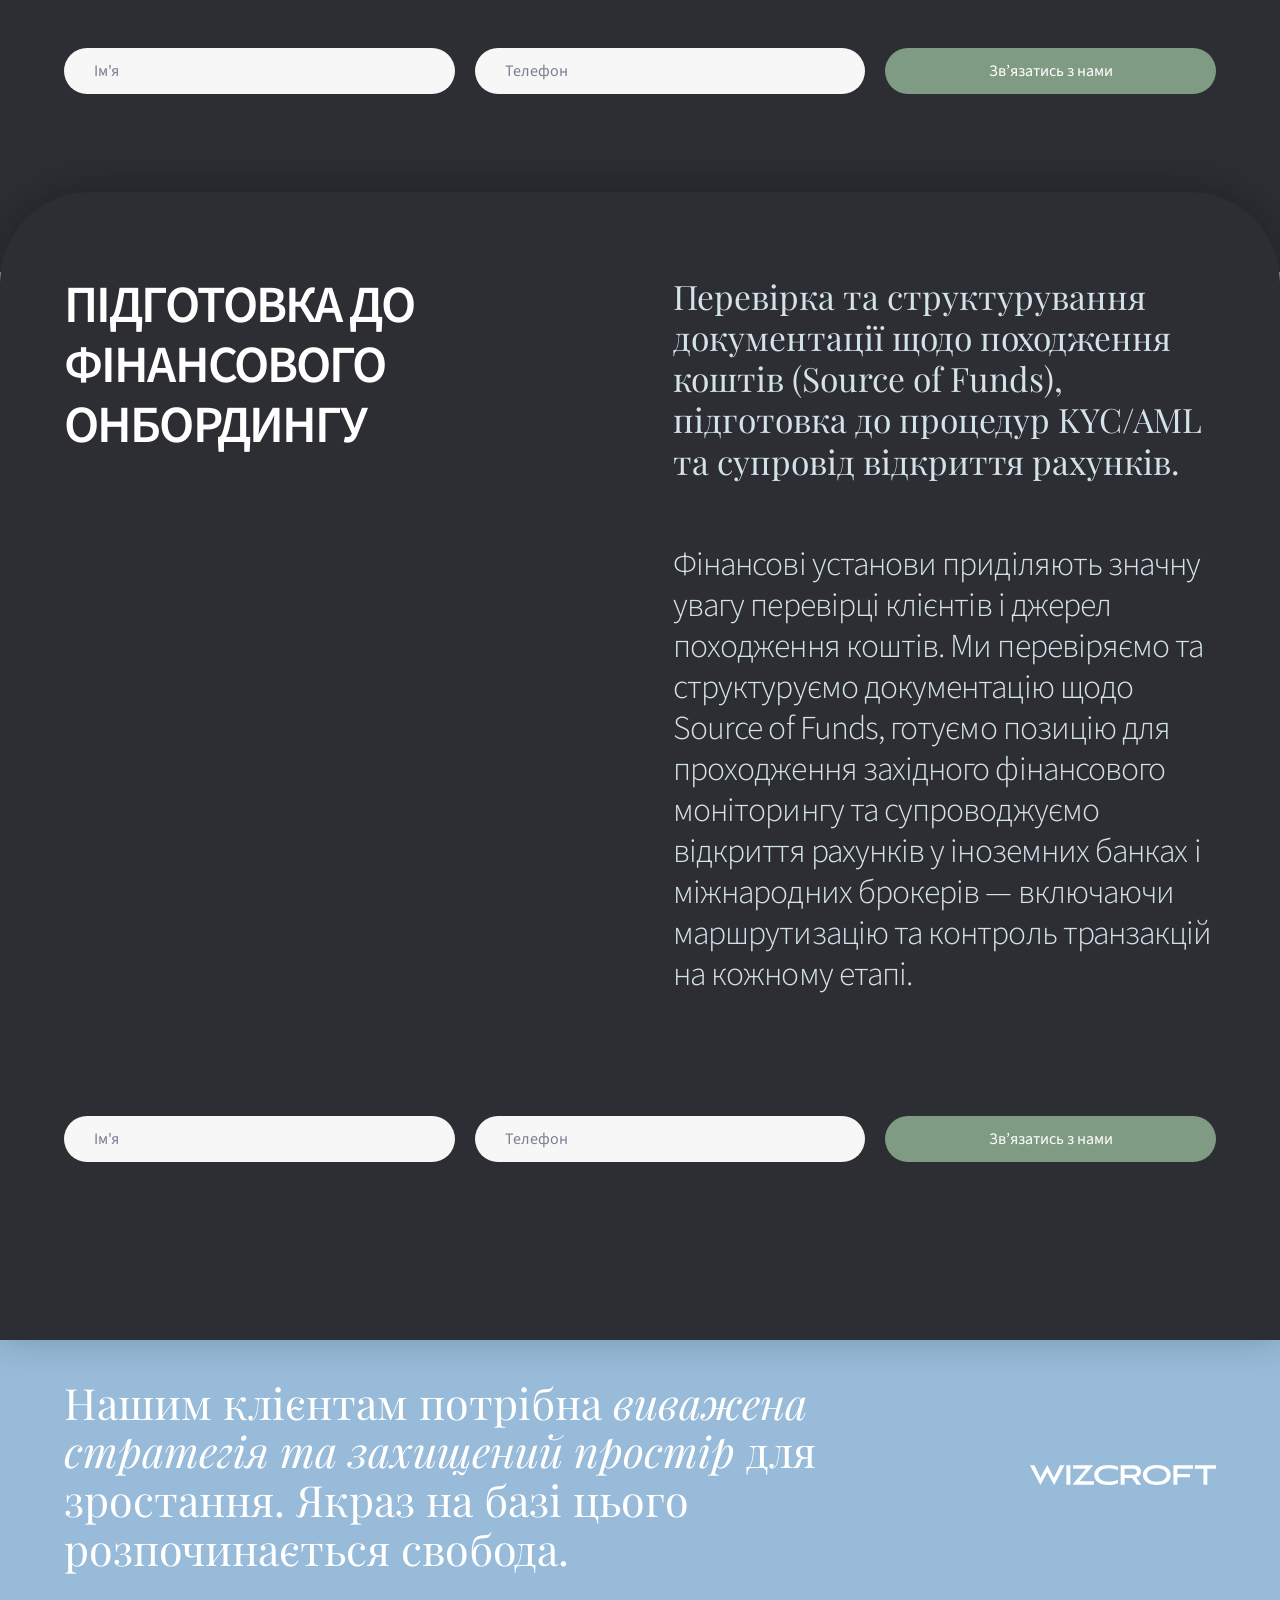
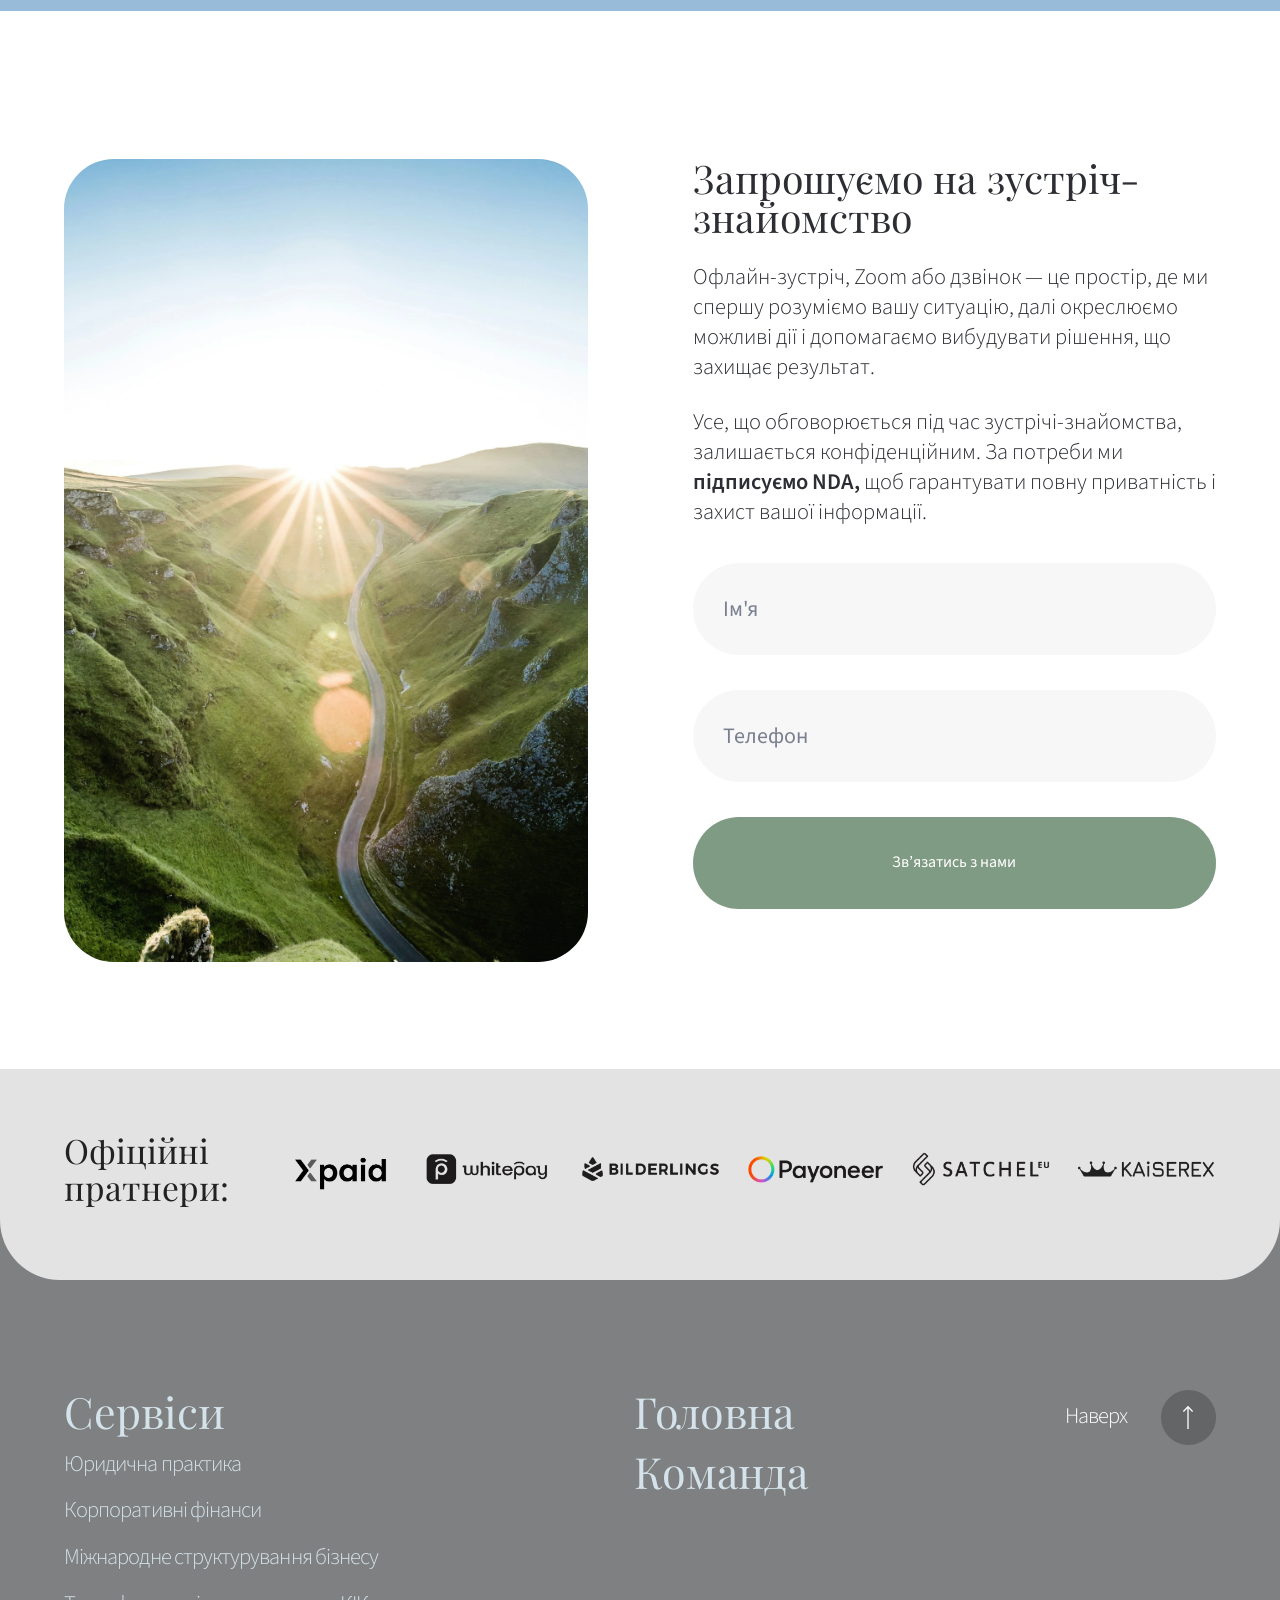
<file: investment.html>
<!DOCTYPE html>
<html lang="uk">
<head>
  <meta charset="UTF-8">
  <meta name="viewport" content="width=device-width, initial-scale=1.0">
  <title>WIZCROFT — Інвестиційні послуги</title>
  <meta name="description" content="Аналітична, освітня та операційна інфраструктура для інвестора — оцінка пропозицій, структурування активів і підготовка до взаємодії з фінансовими установами.">
  <link rel="icon" href="favicon.ico" sizes="any">
  <link rel="stylesheet" href="css/fonts.css">
  <link rel="stylesheet" href="css/style.css">
</head>
<!-- page-invest swaps the shared fixed background to this page's hero image -->
<body class="page-legal page-invest">
  <div class="fixed-bg" aria-hidden="true"></div>

  <div class="page">

    <!-- ============================ HERO ============================ -->
    <header class="hero hero--legal">
      <div class="hero__overlay" aria-hidden="true"></div>

      <div class="hero__inner container">
        <div class="hero__bar">
          <a href="index.html" class="hero__logo" aria-label="WIZCROFT — на головну">
            <img src="img/logo/logo-header.svg" alt="WIZCROFT">
          </a>
          <button class="nav-toggle" id="nav-toggle" aria-label="Меню" aria-expanded="false" aria-controls="hero-nav">
            <span></span><span></span><span></span>
          </button>
          <nav class="hero__nav" id="hero-nav" aria-label="Головне меню">
            <a href="index.html" class="nav__item">Головна</a>
            <span class="nav__services">
              <span class="nav__item nav__item--services">Сервіси</span>
              <span class="hero__chevron" aria-hidden="true"><img src="img/icons/chevron.svg" alt="" width="14" height="7"></span>
              <ul class="services-menu">
                <li><a href="legal.html">Юридична практика</a></li>
                <li><a href="corporate.html">Корпоративні фінанси</a></li>
                <li><a href="international.html">Міжнародне структурування бізнесу</a></li>
                <li><a href="tcu-kik.html">Трансфертне ціноутворення та КІК</a></li>
                <li><a href="investment.html">Інвестиційні послуги</a></li>
                <li><a href="index.html">Податкове консультування</a></li>
                <li><a href="index.html">Комплексний захист бізнесу у кримінальному провадженні</a></li>
              </ul>
            </span>
            <a href="#result" class="nav__item">Результат</a>
            <a href="#contacts" class="nav__item">Контакти</a>
          </nav>
        </div>

        <div class="hero__content hero__content--legal">
          <div class="hero__main">
            <h1 class="lhero__title">Інвестиційні послуги</h1>
            <p class="lhero__sub">Аналітична, освітня та операційна інфраструктура для інвестора — від оцінки інвестиційних пропозицій і навчання принципам роботи з ринками до структурування активів та підготовки до взаємодії з фінансовими установами.</p>
            <p class="lhero__lead">Ми забезпечуємо аналітичний, правовий та операційний фундамент для інвестора: незалежна оцінка пропозицій, структурування активів і супровід виходу на міжнародні ринки.</p>
            <a href="#contacts" class="btn btn--green hero__cta">Підібрати рішення</a>
          </div>
          <aside class="founder">
            <img src="img/team/hero-founder.png" alt="Євген Кондратьєв, Founder & CEO" class="founder__img" width="160" height="160">
            <p class="founder__name">Євген Кондратьєв</p>
            <p class="founder__role">ФОП «Кондратьєв»</p>
          </aside>
        </div>
      </div>
    </header>

    <main>
    <!-- ============================ BLOCK 2 — APPROACH + BENEFITS ============================ -->
    <section class="intro intro--corp" id="result">
      <div class="intro__inner container">
        <div class="intro__top">
          <div class="intro__img2 intro__img2--legal">
            <img src="img/bg/Image-invest-2.png" alt="Інвестиційні послуги WIZCROFT" loading="lazy">
          </div>
          <div class="intro__paras lpoints">
            <p class="lpoint"><span class="w-ss-semibold">WISE-стратегічне розуміння.</span><span class="w-ss-light"> Глибокий аналіз інвестиційних пропозицій, фінансових моделей і ризик-профілю клієнта. Ми формуємо цілісну аналітичну картину, яка дозволяє клієнту приймати зважені самостійні рішення.</span></p>
            <p class="lpoint"><span class="w-ss-semibold">WIZ-точність рішень.</span><span class="w-ss-light"> Стрес-тести, сценарне моделювання та освітня робота з механікою ринків — щоб складні інвестиційні питання перетворювались на чітку та структуровану основу для власного вибору.</span></p>
            <p class="lpoint"><span class="w-ss-semibold">CROFT-простір захисту. </span><span class="w-ss-light">Побудова стабільної юридичної та фінансової інфраструктури володіння активами: структуровані рахунки, захищені інструменти та продумана взаємодія з фінансовими установами.</span></p>
          </div>
        </div>

        <h2 class="intro__headline lquote">Такий підхід дозволяє перетворити інвестиційні виклики на <span class="w-pf-italic">керований процес</span> із чіткою аналітичною основою та зрозумілим порядком дій.</h2>

        <!-- cowork CTA card -->
        <div class="cowork">
          <div class="cowork__text">
            <h3 class="cowork__title">давайте<br>обговоримо<br>співпрацю</h3>
            <p class="cowork__lead">Юридичні питання у бізнесі рідко бувають типовими. Кожна ситуація потребує аналізу, розуміння контексту та продуманого рішення.</p>
          </div>
          <form class="cowork__form contact-form js-w3form" action="https://api.web3forms.com/submit" method="POST" novalidate>
            <input type="hidden" name="access_key" value="YOUR_ACCESS_KEY_HERE">
            <input type="hidden" name="subject" value="Заявка: Інвестиційні послуги (співпраця)">
            <input type="checkbox" name="botcheck" class="visually-hidden" style="display:none" tabindex="-1" autocomplete="off">
            <div class="field"><input type="text" name="name" class="field__input field__input--light" placeholder="Ім'я" required autocomplete="name"></div>
            <div class="field"><input type="tel" name="phone" class="field__input field__input--light" placeholder="Телефон" required autocomplete="tel" inputmode="tel"></div>
            <button type="submit" class="form__submit">Зв’язатись з нами</button>
            <p class="form__result" role="status" aria-live="polite"></p>
          </form>
        </div>

        <!-- when investment services are needed -->
        <div class="when">
          <h2 class="when__title">Коли потрібні інвестиційні послуги</h2>
          <p class="when__intro">Інвестиційні ризики часто виникають не через відсутність коштів, а через відсутність структури та незалежної аналітики.</p>
          <div class="when__cols">
            <div class="when__cases">
              <p class="when__label">Найпоширеніші ситуації:</p>
              <ul class="when__list">
                <li>розглядається інвестиційний проєкт або пропозиція від партнера і потрібна незалежна оцінка</li>
                <li>є вільні кошти і необхідне розуміння механіки ринків та параметрів для прийняття самостійних рішень</li>
                <li>існуючий портфель потребує аналізу або структуризації</li>
                <li>необхідно порівняти альтернативні варіанти за ризиками та окупністю</li>
                <li>планується інвестування через іноземні рахунки або структури і потрібне юридичне оформлення</li>
                <li>виникали відмови або затримки під час відкриття рахунків у фінансових установах</li>
              </ul>
            </div>
            <div class="when__illus">
              <img src="img/bg/corp-chart-1.png" alt="Приклад інвестиційної аналітики" class="when__illus-base" loading="lazy">
              <img src="img/bg/corp-chart-2.png" alt="" aria-hidden="true" class="when__illus-card" loading="lazy">
            </div>
          </div>
        </div>

        <hr class="when__divider">

        <h2 class="intro__headline lresult-title">У результаті співпраці ви отримуєте:</h2>

        <div class="benefit-grid benefit-grid--3">
          <article class="benefit-card">
            <h3 class="benefit-card__title">Незалежну оцінку інвестиційної пропозиції<span class="benefit-card__arrow">↓</span></h3>
            <p class="benefit-card__text">фінансовий висновок, сценарний розрахунок окупності та структурована карта ризиків — без конфлікту інтересів.</p>
          </article>
          <article class="benefit-card">
            <h3 class="benefit-card__title">Розуміння механіки ринків<span class="benefit-card__arrow">↓</span></h3>
            <p class="benefit-card__text">архітектура бірж, логіка ETF vs акції, принципи диверсифікації та ребалансування — знання для усвідомлених самостійних рішень.</p>
          </article>
          <article class="benefit-card">
            <h3 class="benefit-card__title">Аналіз поточного портфеля<span class="benefit-card__arrow">↓</span></h3>
            <p class="benefit-card__text">структурований огляд наявних активів із розумінням ризиків, концентрації та параметрів, які варто врахувати при перегляді.</p>
          </article>
          <article class="benefit-card">
            <h3 class="benefit-card__title">Впорядковану структуру володіння активами<span class="benefit-card__arrow">↓</span></h3>
            <p class="benefit-card__text">юридично оформлена інфраструктура — від персональних рахунків до трастових і сімейних фондів — із передбачуваністю у питаннях управління та спадкування.</p>
          </article>
          <article class="benefit-card">
            <h3 class="benefit-card__title">Перевірену та структуровану документацію для фінансового онбордингу<span class="benefit-card__arrow">↓</span></h3>
            <p class="benefit-card__text">аналіз і структурування Source of Funds, відповідність вимогам KYC/AML та підготовлена позиція для взаємодії з банками і брокерами.</p>
          </article>
        </div>

        <p class="intro__note">*  WIZCROFT не надає інвестиційних порад і не здійснює управління коштами клієнтів. Усі інвестиційні рішення ухвалюються клієнтом самостійно.</p>

        <a href="#contacts" class="btn btn--blue intro__cta">Замовити консультацію</a>
      </div>
    </section>

    <!-- ============================ AUDIENCE INTRO (over the parallax image) ============================ -->
    <section class="aud-intro">
      <div class="aud-intro__inner container">
        <h2 class="aud-intro__title">Кому потрібні інвестиційні послуги WIZCROFT</h2>
        <p class="aud-intro__text">Послуга орієнтована на приватних осіб і власників бізнесу, для яких вихід на міжнародні ринки потребує аналітичної підготовки та надійної операційної інфраструктури. <span class="w-ss-semibold">Найчастіше до нас звертаються:</span></p>
      </div>
    </section>

    <!-- ============================ AUDIENCE BARS ============================ -->
    <div class="aud-list">
      <div class="aud-bar"><div class="aud-bar__inner container">
        <h3 class="aud-bar__title">Власники бізнесу з вільним капіталом</h3>
        <p class="aud-bar__text">підприємці, які накопичили кошти та шукають аналітичну підтримку при самостійному виборі напряму розміщення поза основним бізнесом.</p>
      </div></div>
      <div class="aud-bar"><div class="aud-bar__inner container">
        <h3 class="aud-bar__title">Приватні особи, що виходять на міжнародні ринки</h3>
        <p class="aud-bar__text">ті, хто хоче інвестувати системно — і потребує розуміння механіки ринків, інфраструктури та комплаєнсу до першої угоди.</p>
      </div></div>
      <div class="aud-bar"><div class="aud-bar__inner container">
        <h3 class="aud-bar__title">Особи, що отримали інвестиційну пропозицію</h3>
        <p class="aud-bar__text">клієнти, яким партнери, банки або брокери запропонували проєкт або продукт і які хочуть незалежної перевірки реальної, а не маркетингової доходності.</p>
      </div></div>
      <div class="aud-bar"><div class="aud-bar__inner container">
        <h3 class="aud-bar__title">Сім'ї та особи з питаннями спадкового планування</h3>
        <p class="aud-bar__text">клієнти, яким важливо структурувати володіння активами між членами родини та забезпечити передбачуваність у питаннях спадкування.</p>
      </div></div>
      <div class="aud-bar"><div class="aud-bar__inner container">
        <h3 class="aud-bar__title">Особи з міжнародними активами або рахунками</h3>
        <p class="aud-bar__text">клієнти, які інвестують через іноземні структури або планують відкриття рахунків у закордонних фінансових установах.</p>
      </div></div>
      <div class="aud-bar"><div class="aud-bar__inner container">
        <h3 class="aud-bar__title">Компанії та особи після невдалого онбордингу</h3>
        <p class="aud-bar__text">клієнти, яким раніше відмовляли або затримували відкриття рахунків і які потребують підготовки документації для повторної процедури.</p>
      </div></div>
    </div>

    <!-- ============================ PARALLAX GAP ============================ -->
    <section class="parallax-gap">
      <div class="parallax-gap__inner container">
        <aside class="industries">
          <h2 class="industries__title">Типові галузі бізнесу, яким потрібен WIZCROFT-супровід</h2>
          <ul class="industries__list">
            <li>власники бізнесу з будь-яких галузей, які розміщують особистий капітал</li>
            <li>IT-підприємці та засновники технологічних компаній</li>
            <li>девелопмент і нерухомість</li>
            <li>аграрний бізнес</li>
            <li>торгові та виробничі компанії</li>
            <li>сімейні офіси та приватні особи зі значним капіталом</li>
            <li>топ-менеджмент великих компаній</li>
          </ul>
        </aside>
        <div class="meeting">
          <h2 class="meeting__title">Запрошуємо на зустріч-знайомство</h2>
          <p class="meeting__text">Зустріч або розмова з командою WIZCROFT допоможе оцінити правові ризики, визначити оптимальну модель юридичного супроводу та сформувати подальші кроки.</p>
          <form class="contact-form js-w3form" action="https://api.web3forms.com/submit" method="POST" novalidate>
            <input type="hidden" name="access_key" value="YOUR_ACCESS_KEY_HERE">
            <input type="hidden" name="subject" value="Заявка: Інвестиційні послуги (зустріч)">
            <input type="checkbox" name="botcheck" class="visually-hidden" style="display:none" tabindex="-1" autocomplete="off">
            <div class="field"><input type="text" name="name" class="field__input" placeholder="Ім'я" required autocomplete="name"></div>
            <div class="field"><input type="tel" name="phone" class="field__input" placeholder="Телефон" required autocomplete="tel" inputmode="tel"></div>
            <button type="submit" class="form__submit">Зв’язатись з нами</button>
            <p class="form__result" role="status" aria-live="polite"></p>
          </form>
        </div>
      </div>
    </section>

    <!-- ============================ SERVICE PANELS (dark, stacked) ============================ -->
    <div class="svc-stack">
      <section class="svc-block">
        <div class="svc-block__inner container">
          <div class="svc-block__cols">
            <h2 class="svc-block__title">Оцінка інвестиційних можливостей:</h2>
            <div class="svc-block__body">
              <p class="svc-block__desc">Аналіз інвестиційних пропозицій із фінансової точки зору, стрес-тест проєктів та моделювання сценаріїв окупності.</p>
              <p class="svc-block__note">Інвестиційні рішення потребують аналізу структури проєкту та прогнозних грошових потоків. Ми здійснюємо фінансову оцінку пропозиції, розрахунок реальної — а не маркетингової — окупності та структуровану карту ризиків, щоб клієнт міг прийняти обґрунтоване самостійне рішення.</p>
            </div>
          </div>
          <form class="svc-form js-w3form" action="https://api.web3forms.com/submit" method="POST" novalidate>
            <input type="hidden" name="access_key" value="YOUR_ACCESS_KEY_HERE">
            <input type="hidden" name="subject" value="Заявка: Оцінка інвестиційних можливостей">
            <input type="checkbox" name="botcheck" class="visually-hidden" style="display:none" tabindex="-1" autocomplete="off">
            <input type="text" name="name" class="svc-form__input" placeholder="Ім'я" required autocomplete="name">
            <input type="tel" name="phone" class="svc-form__input" placeholder="Телефон" required autocomplete="tel" inputmode="tel">
            <button type="submit" class="svc-form__submit">Зв’язатись з нами</button>
            <p class="form__result" role="status" aria-live="polite"></p>
          </form>
        </div>
      </section>

      <section class="svc-block">
        <div class="svc-block__inner container">
          <div class="svc-block__cols">
            <h2 class="svc-block__title">Аналіз інвестиційного портфеля та навчання принципам роботи з ринками</h2>
            <div class="svc-block__body">
              <p class="svc-block__desc">Структурований аналіз наявного портфеля активів, освітня робота з механікою міжнародних ринків та сценарне моделювання для прийняття самостійних рішень.</p>
              <p class="svc-block__note">Портфель без регулярного аналізу накопичує приховані ризики. Інвестиції без розуміння механіки — це сліпа спекуляція. Ми аналізуємо структуру наявних активів, пояснюємо архітектуру бірж, логіку ETF vs. акції, принципи диверсифікації та ребалансування — і моделюємо сценарії як аналітичну основу для власних рішень клієнта. Торгових рекомендацій ми не надаємо.</p>
            </div>
          </div>
          <form class="svc-form js-w3form" action="https://api.web3forms.com/submit" method="POST" novalidate>
            <input type="hidden" name="access_key" value="YOUR_ACCESS_KEY_HERE">
            <input type="hidden" name="subject" value="Заявка: Аналіз портфеля та навчання">
            <input type="checkbox" name="botcheck" class="visually-hidden" style="display:none" tabindex="-1" autocomplete="off">
            <input type="text" name="name" class="svc-form__input" placeholder="Ім'я" required autocomplete="name">
            <input type="tel" name="phone" class="svc-form__input" placeholder="Телефон" required autocomplete="tel" inputmode="tel">
            <button type="submit" class="svc-form__submit">Зв’язатись з нами</button>
            <p class="form__result" role="status" aria-live="polite"></p>
          </form>
        </div>
      </section>

      <section class="svc-block">
        <div class="svc-block__inner container">
          <div class="svc-block__cols">
            <h2 class="svc-block__title">Консультаційний супровід інвестора</h2>
            <div class="svc-block__body">
              <p class="svc-block__desc">Ви самостійно керуєте своїми інвестиціями, але поруч — досвідчений консультант, який допомагає розібратися у складних моментах, пояснює ризики й надає аналітичну підтримку при ухваленні рішень.</p>
              <p class="svc-block__note">Щоб не залишатися наодинці з вибором. Ми не продаємо фінансові продукти, не управляємо активами і не надаємо торгових рекомендацій — ми допомагаємо зрозуміти ситуацію і сформувати власну позицію.</p>
            </div>
          </div>
          <form class="svc-form js-w3form" action="https://api.web3forms.com/submit" method="POST" novalidate>
            <input type="hidden" name="access_key" value="YOUR_ACCESS_KEY_HERE">
            <input type="hidden" name="subject" value="Заявка: Консультаційний супровід інвестора">
            <input type="checkbox" name="botcheck" class="visually-hidden" style="display:none" tabindex="-1" autocomplete="off">
            <input type="text" name="name" class="svc-form__input" placeholder="Ім'я" required autocomplete="name">
            <input type="tel" name="phone" class="svc-form__input" placeholder="Телефон" required autocomplete="tel" inputmode="tel">
            <button type="submit" class="svc-form__submit">Зв’язатись з нами</button>
            <p class="form__result" role="status" aria-live="polite"></p>
          </form>
        </div>
      </section>

      <section class="svc-block">
        <div class="svc-block__inner container">
          <div class="svc-block__cols">
            <h2 class="svc-block__title">Інвестиційна структура власності</h2>
            <div class="svc-block__body">
              <p class="svc-block__desc">Супровід відкриття брокерських та банківських рахунків, правове структурування трастових і сімейних фондів.</p>
              <p class="svc-block__note">Ефективне інвестування потребує належної юридичної та фінансової структури володіння активами. Ми надаємо правовий супровід створення та оформлення інфраструктури, через яку здійснюється володіння й адміністрування капіталу — від персональних рахунків до інструментів збереження та передачі активів.</p>
            </div>
          </div>
          <form class="svc-form js-w3form" action="https://api.web3forms.com/submit" method="POST" novalidate>
            <input type="hidden" name="access_key" value="YOUR_ACCESS_KEY_HERE">
            <input type="hidden" name="subject" value="Заявка: Інвестиційна структура власності">
            <input type="checkbox" name="botcheck" class="visually-hidden" style="display:none" tabindex="-1" autocomplete="off">
            <input type="text" name="name" class="svc-form__input" placeholder="Ім'я" required autocomplete="name">
            <input type="tel" name="phone" class="svc-form__input" placeholder="Телефон" required autocomplete="tel" inputmode="tel">
            <button type="submit" class="svc-form__submit">Зв’язатись з нами</button>
            <p class="form__result" role="status" aria-live="polite"></p>
          </form>
        </div>
      </section>

      <section class="svc-block">
        <div class="svc-block__inner container">
          <div class="svc-block__cols">
            <h2 class="svc-block__title">Підготовка до фінансового онбордингу</h2>
            <div class="svc-block__body">
              <p class="svc-block__desc">Перевірка та структурування документації щодо походження коштів (Source of Funds), підготовка до процедур KYC/AML та супровід відкриття рахунків.</p>
              <p class="svc-block__note">Фінансові установи приділяють значну увагу перевірці клієнтів і джерел походження коштів. Ми перевіряємо та структуруємо документацію щодо Source of Funds, готуємо позицію для проходження західного фінансового моніторингу та супроводжуємо відкриття рахунків у іноземних банках і міжнародних брокерів — включаючи маршрутизацію та контроль транзакцій на кожному етапі.</p>
            </div>
          </div>
          <form class="svc-form js-w3form" action="https://api.web3forms.com/submit" method="POST" novalidate>
            <input type="hidden" name="access_key" value="YOUR_ACCESS_KEY_HERE">
            <input type="hidden" name="subject" value="Заявка: Підготовка до фінансового онбордингу">
            <input type="checkbox" name="botcheck" class="visually-hidden" style="display:none" tabindex="-1" autocomplete="off">
            <input type="text" name="name" class="svc-form__input" placeholder="Ім'я" required autocomplete="name">
            <input type="tel" name="phone" class="svc-form__input" placeholder="Телефон" required autocomplete="tel" inputmode="tel">
            <button type="submit" class="svc-form__submit">Зв’язатись з нами</button>
            <p class="form__result" role="status" aria-live="polite"></p>
          </form>
        </div>
      </section>
    </div>

    <!-- ============================ BLOCK 3 — FREEDOM (shared) ============================ -->
    <section class="freedom">
      <div class="freedom__inner container">
        <p class="freedom__quote">Нашим клієнтам потрібна <span class="w-pf-italic">виважена стратегія та захищений простір</span> для зростання. Якраз на базі цього розпочинається свобода. </p>
        <img src="img/icons/freedom-line.svg" alt="" class="freedom__line" loading="lazy" aria-hidden="true" width="186" height="20">
      </div>
    </section>

    <!-- ============================ BLOCK 4 — CONTACT (shared) ============================ -->
    <section class="block4" id="contacts">
      <div class="block4__inner container">
        <div class="contact">
          <div class="contact__media">
            <img src="img/bg/Image-form.webp" alt="Зустріч-знайомство з командою WIZCROFT" loading="lazy">
          </div>
          <div class="contact__body">
            <h2 class="contact__heading">Запрошуємо на зустріч-знайомство</h2>
            <p class="contact__intro">Офлайн-зустріч, Zoom або дзвінок — це простір, де ми спершу розуміємо вашу ситуацію, далі окреслюємо можливі дії і допомагаємо вибудувати рішення, що захищає результат.</p>
            <p class="contact__nda">Усе, що обговорюється під час зустрічі-знайомства, залишається конфіденційним. За потреби ми <span class="w-ss-semibold">підписуємо NDA, </span> щоб гарантувати повну приватність і захист вашої інформації.</p>
            <form class="contact-form js-w3form" action="https://api.web3forms.com/submit" method="POST" novalidate>
              <input type="hidden" name="access_key" value="YOUR_ACCESS_KEY_HERE">
              <input type="hidden" name="subject" value="Заявка: Інвестиційні послуги (контакт)">
              <input type="checkbox" name="botcheck" class="visually-hidden" style="display:none" tabindex="-1" autocomplete="off">
              <div class="field"><input type="text" name="name" class="field__input" placeholder="Ім'я" required autocomplete="name"></div>
              <div class="field"><input type="tel" name="phone" class="field__input" placeholder="Телефон" required autocomplete="tel" inputmode="tel"></div>
              <button type="submit" class="form__submit">Зв’язатись з нами</button>
              <p class="form__result" role="status" aria-live="polite"></p>
            </form>
          </div>
        </div>
      </div>
    </section>
    </main>

    <!-- ============================ PARTNERS (shared) ============================ -->
    <section class="partners" aria-label="Офіційні партнери">
      <div class="partners__inner container">
        <h2 class="partners__heading"><span>Офіційні </span><br><span>пратнери:</span></h2>
        <div class="partners__logos">
          <div class="partner"><img src="img/Partners/Logo-partner-01.webp" alt="Логотип партнера 1" loading="lazy"></div>
          <div class="partner"><img src="img/Partners/Logo-partner-02.webp" alt="Логотип партнера 2" loading="lazy"></div>
          <div class="partner"><img src="img/Partners/Logo-partner-03.webp" alt="Логотип партнера 3" loading="lazy"></div>
          <div class="partner"><img src="img/Partners/Logo-partner-04.webp" alt="Логотип партнера 4" loading="lazy"></div>
          <div class="partner"><img src="img/Partners/Logo-partner-05.webp" alt="Логотип партнера 5" loading="lazy"></div>
          <div class="partner"><img src="img/Partners/Logo-partner-06.webp" alt="Логотип партнера 6" loading="lazy"></div>
        </div>
      </div>
    </section>

    <!-- ============================ FOOTER (shared) ============================ -->
    <footer class="footer">
      <div class="footer__overlay" aria-hidden="true"></div>
      <div class="footer__inner container">
        <div class="footer__cols">
          <nav class="footer__services" aria-label="Сервіси">
            <h3 class="footer__col-title">Сервіси</h3>
            <a href="legal.html">Юридична практика</a>
            <a href="corporate.html">Корпоративні фінанси</a>
            <a href="international.html">Міжнародне структурування бізнесу</a>
            <a href="tcu-kik.html">Трансфертне ціноутворення та КІК</a>
            <a href="investment.html">Інвестиційні послуги</a>
            <a href="index.html">Податкове консультування</a>
            <a href="index.html" class="footer__services-multiline">Комплексний захист бізнесу у<br>кримінальному провадженні</a>
          </nav>
          <nav class="footer__nav" aria-label="Навігація">
            <a href="index.html">Головна</a>
            <a href="index.html#team">Команда</a>
          </nav>
          <a href="#" class="footer__top" id="back-to-top">
            <span class="footer__top-label">Наверх</span>
            <span class="footer__top-icon">
              <img src="img/icons/scrolltop-group.svg" alt="" width="55" height="55">
              <img src="img/icons/scrolltop-vector.svg" alt="" class="footer__top-arrow" width="10" height="23">
            </span>
          </a>
        </div>
        <div class="footer__meta">
          <div class="footer__social">
            <a href="#" aria-label="Соцмережа 1"><img src="img/icons/social-01.svg" alt="" width="55" height="55"></a>
            <a href="#" aria-label="Соцмережа 2"><img src="img/icons/social-02.svg" alt="" width="55" height="55"></a>
          </div>
          <div class="footer__logo">
            <img src="img/logo/logo-footer.svg" alt="WIZCROFT" width="349" height="37" loading="lazy">
          </div>
        </div>
        <div class="footer__bottom">
          <span>© WIZCROFT. 2026</span>
          <span>Політика конфіденційності.</span>
          <span>Фінансово-правовий супровід бізнесу</span>
        </div>
      </div>
    </footer>

  </div><!-- /.page -->

  <script src="js/main.js"></script>
</body>
</html>
</file>
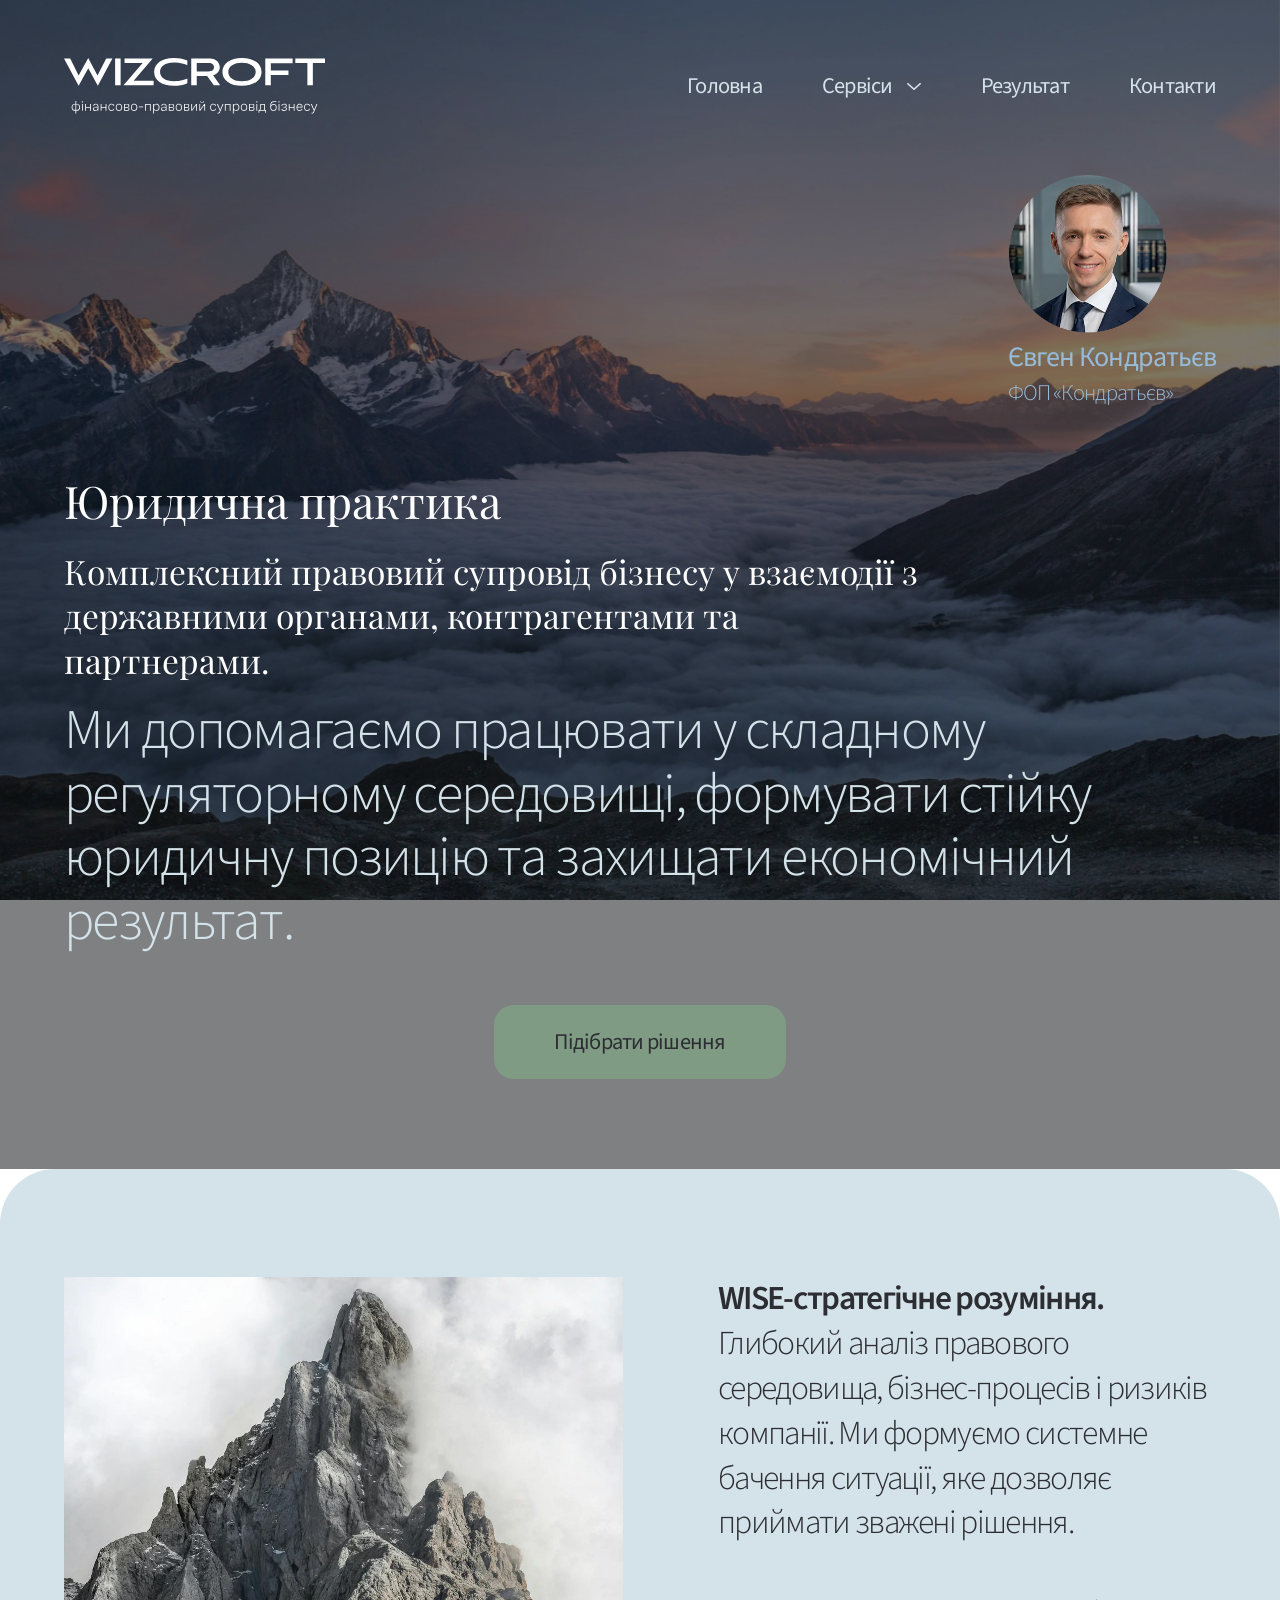
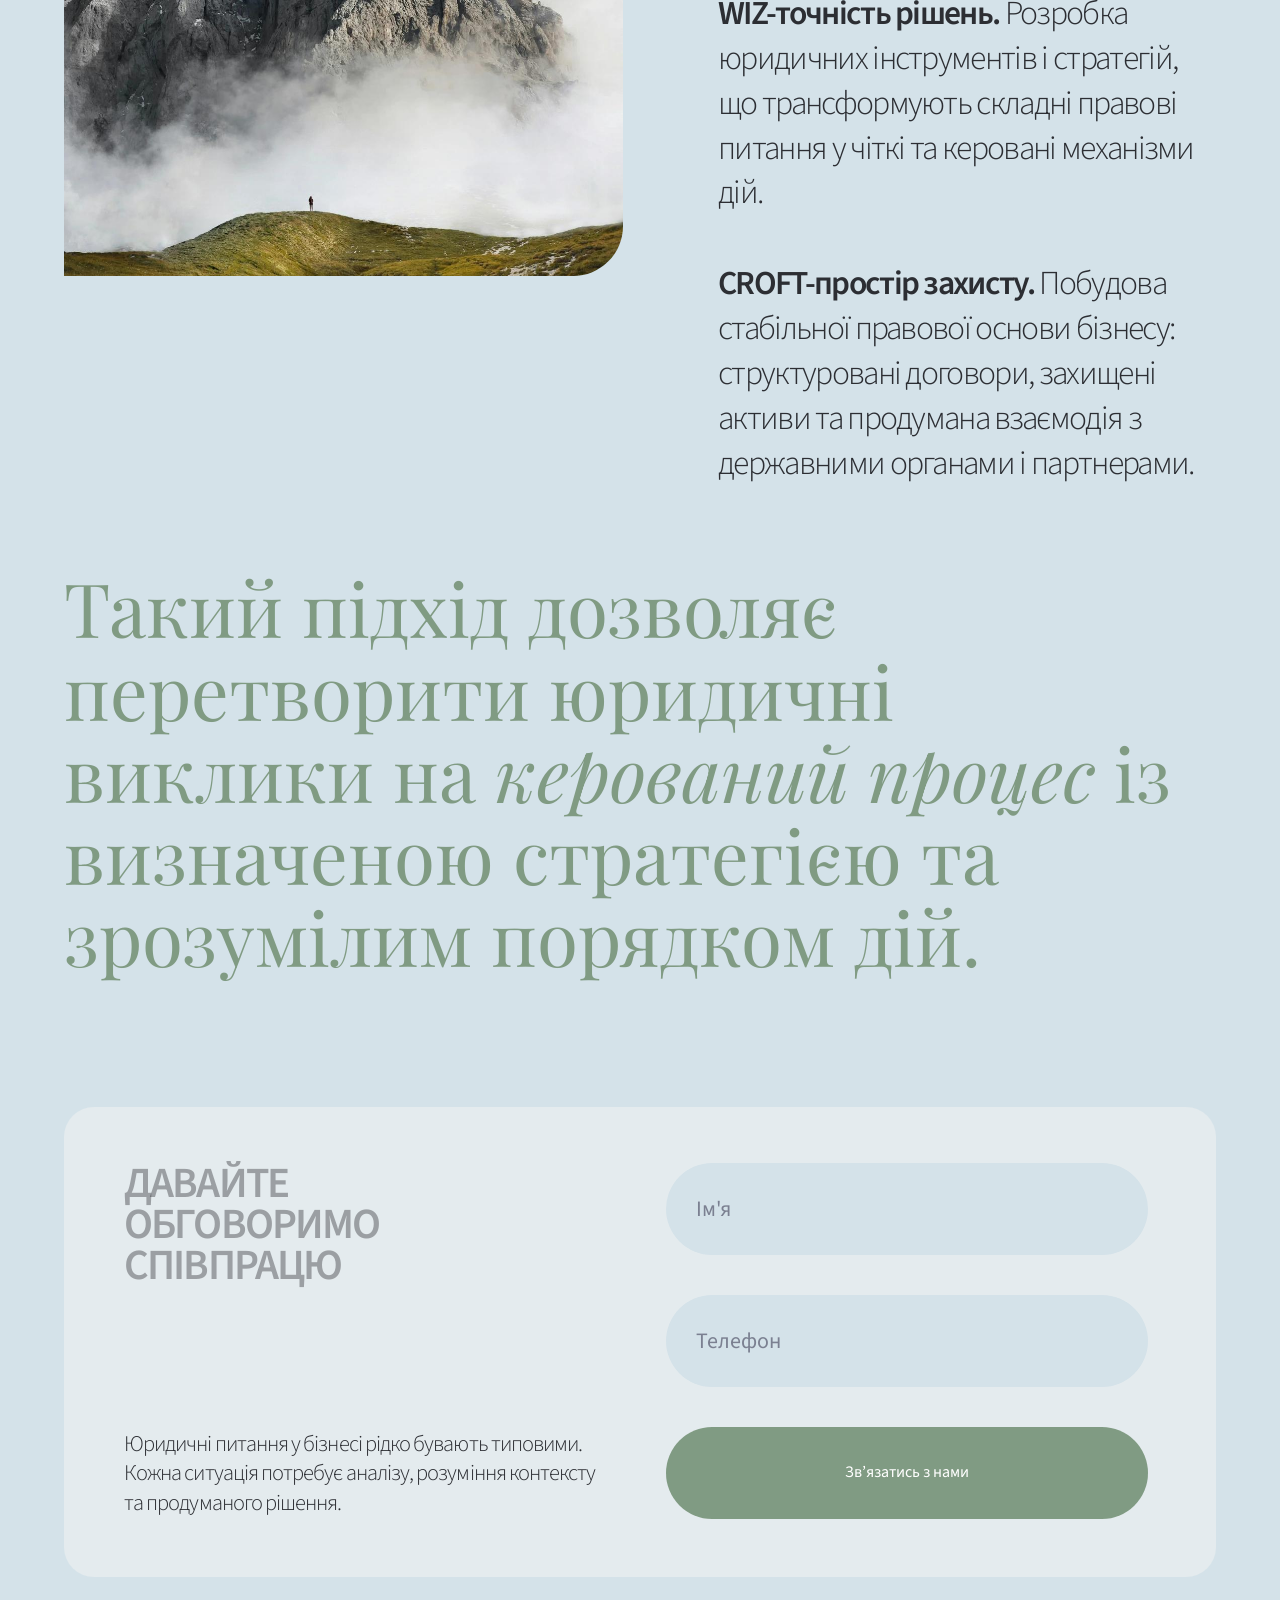
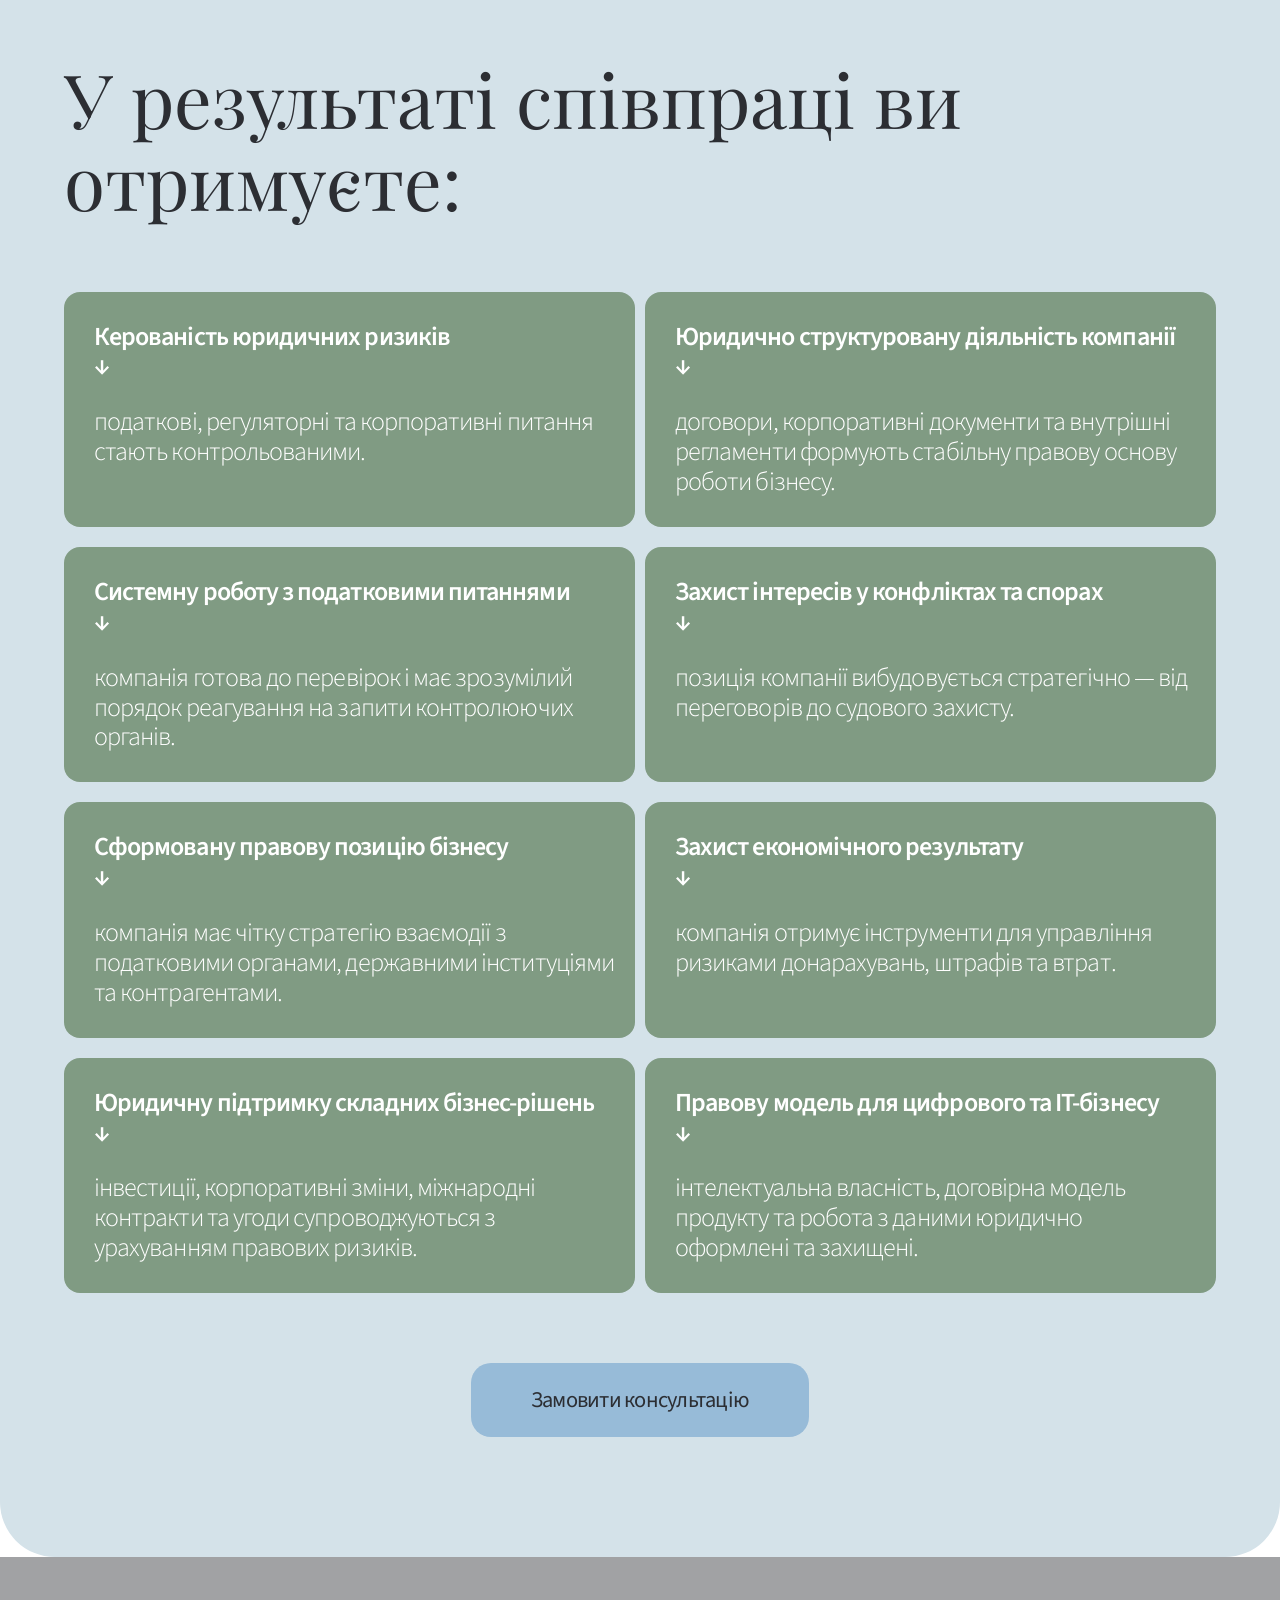
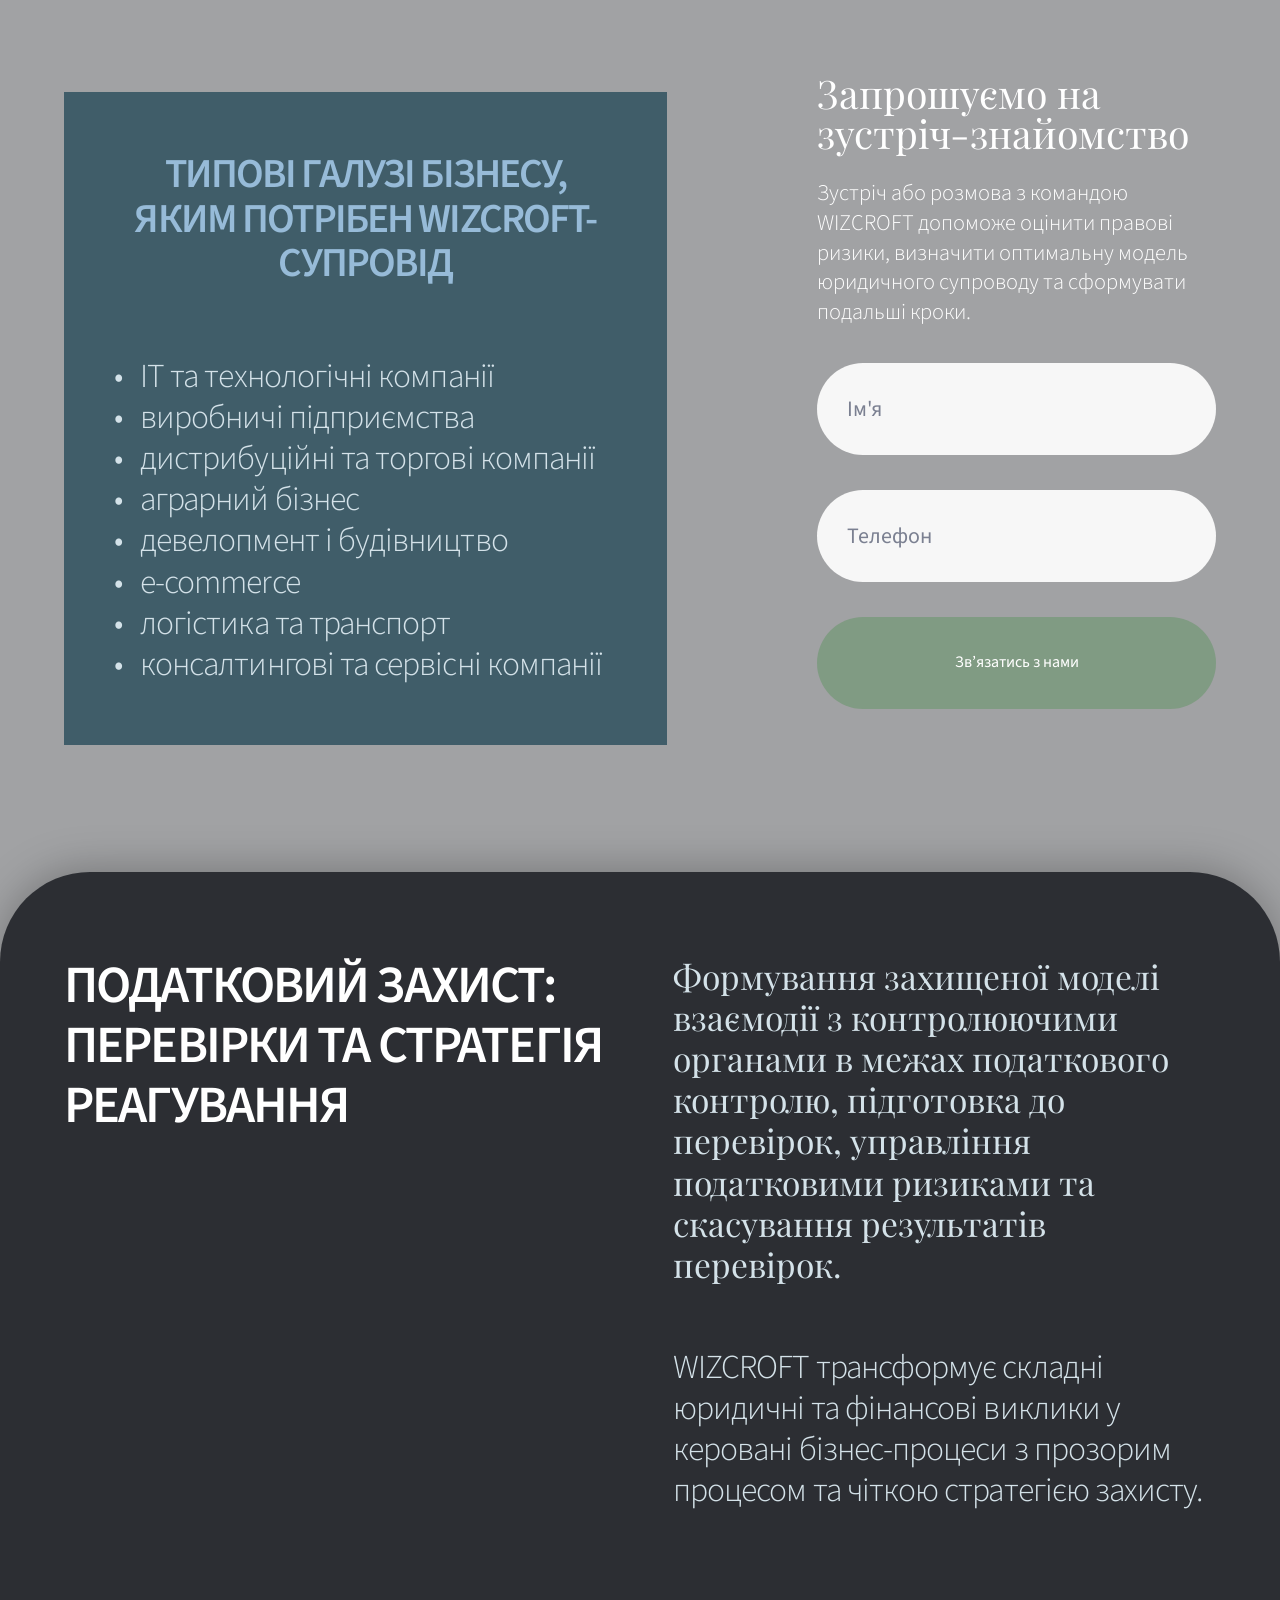
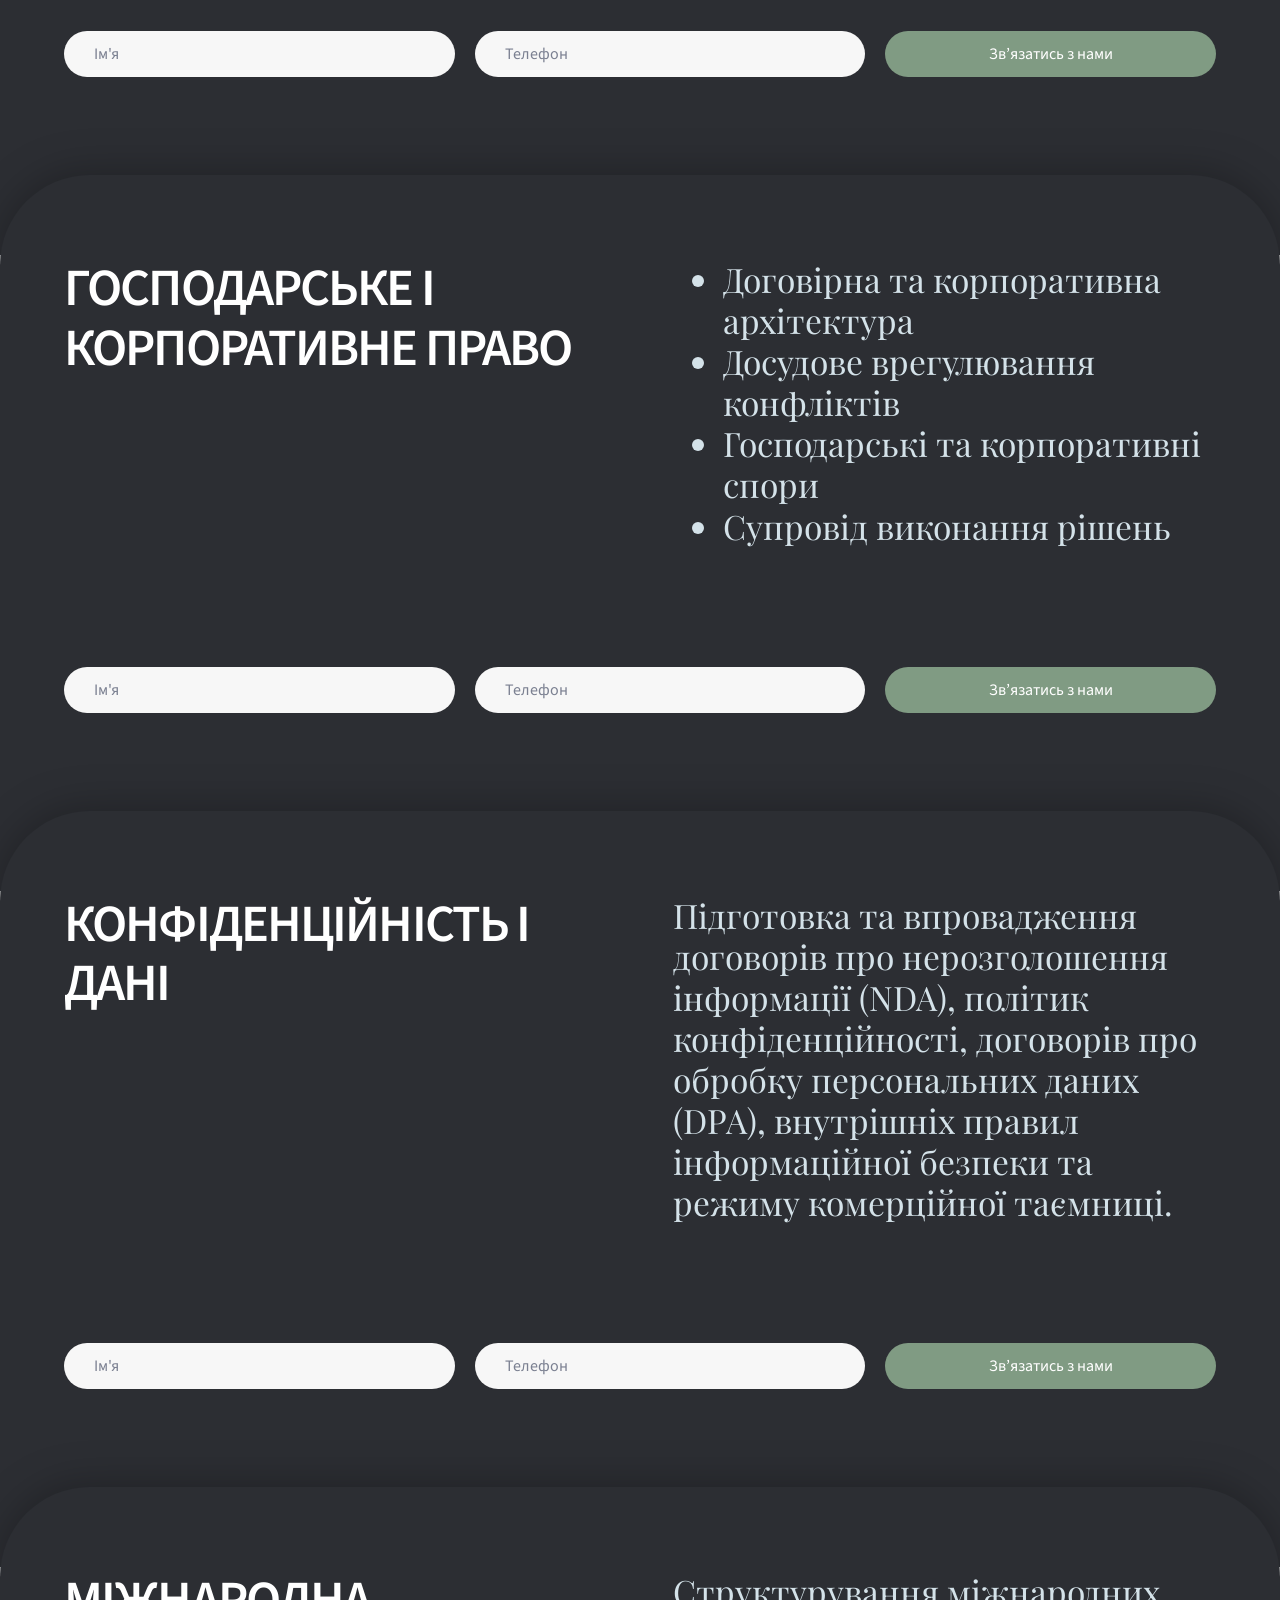
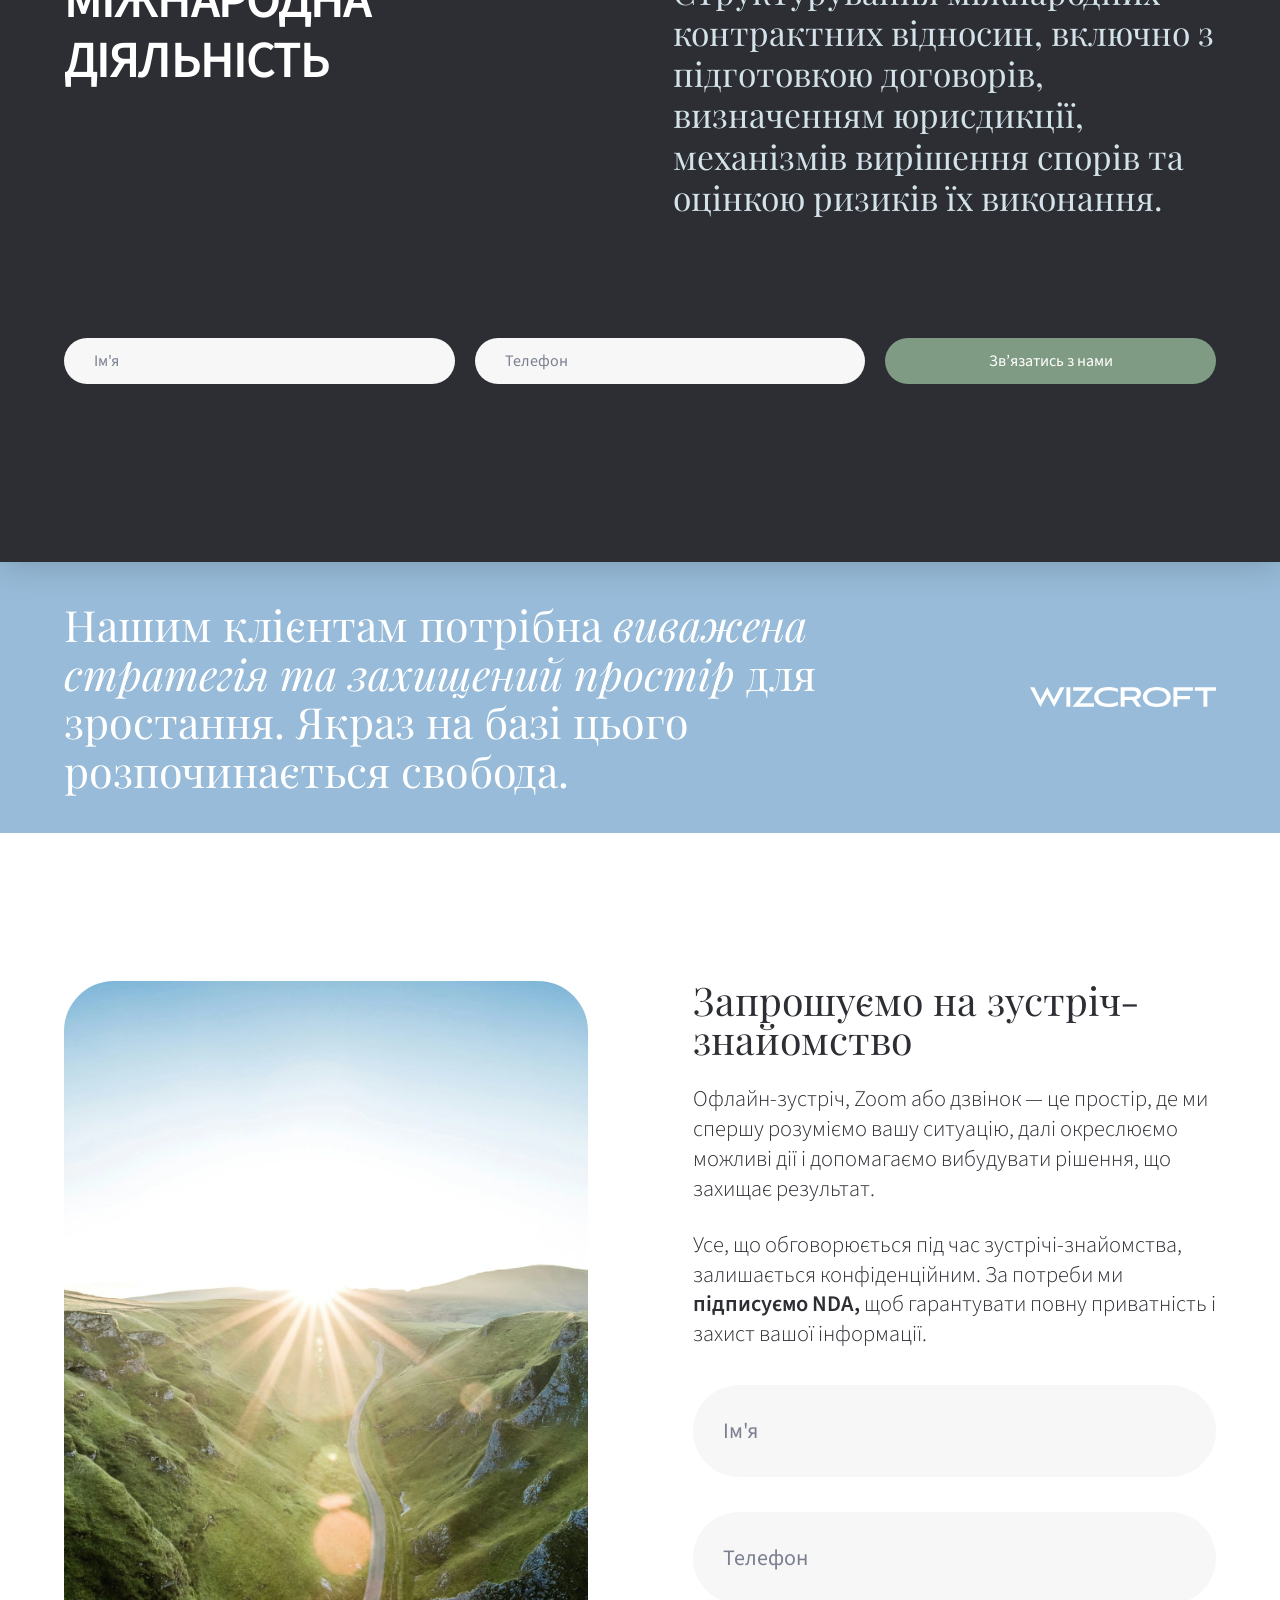
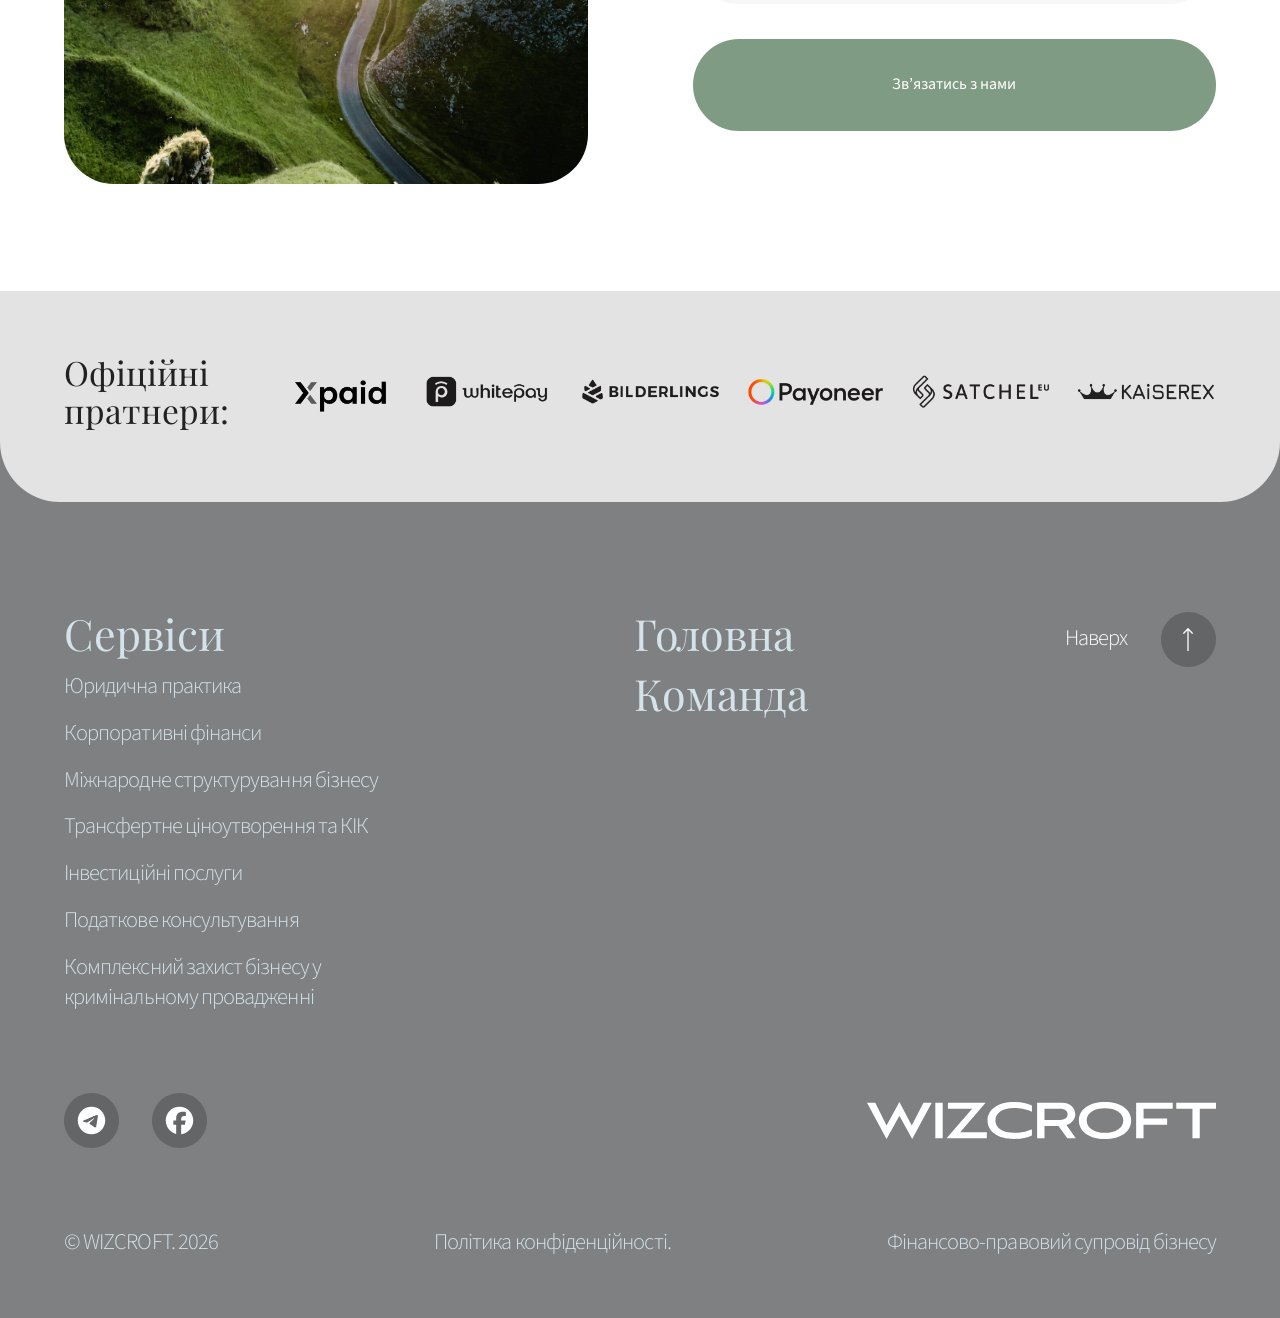
<file: legal.html>
<!DOCTYPE html>
<html lang="uk">
<head>
  <meta charset="UTF-8">
  <meta name="viewport" content="width=device-width, initial-scale=1.0">
  <title>WIZCROFT — Юридична практика</title>
  <meta name="description" content="Комплексний правовий супровід бізнесу у взаємодії з державними органами, контрагентами та партнерами.">
  <link rel="icon" href="favicon.ico" sizes="any">
  <link rel="stylesheet" href="css/fonts.css">
  <link rel="stylesheet" href="css/style.css">
</head>
<!-- page-legal swaps the shared fixed background to the legal (mountain) image -->
<body class="page-legal">
  <!-- Shared fixed background (revealed by the transparent hero, the parallax
       gap, and the footer; all other sections are opaque and cover it). -->
  <div class="fixed-bg" aria-hidden="true"></div>

  <div class="page">

    <!-- ============================ HERO ============================ -->
    <header class="hero hero--legal">
      <div class="hero__overlay" aria-hidden="true"></div>

      <div class="hero__inner container">
        <div class="hero__bar">
          <a href="index.html" class="hero__logo" aria-label="WIZCROFT — на головну">
            <img src="img/logo/logo-header.svg" alt="WIZCROFT">
          </a>

          <button class="nav-toggle" id="nav-toggle" aria-label="Меню" aria-expanded="false" aria-controls="hero-nav">
            <span></span><span></span><span></span>
          </button>

          <nav class="hero__nav" id="hero-nav" aria-label="Головне меню">
            <a href="index.html" class="nav__item">Головна</a>
            <span class="nav__services">
              <span class="nav__item nav__item--services">Сервіси</span>
              <span class="hero__chevron" aria-hidden="true">
                <img src="img/icons/chevron.svg" alt="" width="14" height="7">
              </span>
              <ul class="services-menu">
                <li><a href="legal.html">Юридична практика</a></li>
                <li><a href="corporate.html">Корпоративні фінанси</a></li>
                <li><a href="international.html">Міжнародне структурування бізнесу</a></li>
                <li><a href="tcu-kik.html">Трансфертне ціноутворення та КІК</a></li>
                <li><a href="investment.html">Інвестиційні послуги</a></li>
                <li><a href="tax.html">Податкове консультування</a></li>
                <li><a href="criminal.html">Комплексний захист бізнесу у кримінальному провадженні</a></li>
              </ul>
            </span>
            <a href="#result" class="nav__item">Результат</a>
            <a href="#contacts" class="nav__item">Контакти</a>
          </nav>
        </div>

        <div class="hero__content hero__content--legal">
          <div class="hero__main">
            <h1 class="lhero__title">Юридична практика</h1>
            <p class="lhero__sub">Комплексний правовий супровід бізнесу у взаємодії з державними органами, контрагентами та партнерами.</p>
            <p class="lhero__lead">Ми допомагаємо працювати у складному регуляторному середовищі, формувати стійку юридичну позицію та захищати економічний результат.</p>
            <a href="#contacts" class="btn btn--green hero__cta">Підібрати рішення</a>
          </div>

          <aside class="founder">
            <img src="img/team/hero-founder.png" alt="Євген Кондратьєв, Founder & CEO" class="founder__img" width="160" height="160">
            <p class="founder__name">Євген Кондратьєв</p>
            <p class="founder__role">ФОП «Кондратьєв»</p>
          </aside>
        </div>
      </div>
    </header>

    <main>
    <!-- ============================ BLOCK 2 — APPROACH + BENEFITS ============================ -->
    <section class="intro" id="result">
      <div class="intro__inner container">
        <div class="intro__top">
          <div class="intro__img2 intro__img2--legal">
            <img src="img/bg/Image-legal-2.jpg" alt="Юридичний супровід бізнесу WIZCROFT" loading="lazy">
          </div>
          <div class="intro__paras lpoints">
            <p class="lpoint"><span class="w-ss-semibold">WISE-стратегічне розуміння.</span><span class="w-ss-light"> Глибокий аналіз правового середовища, бізнес-процесів і ризиків компанії. Ми формуємо системне бачення ситуації, яке дозволяє приймати зважені рішення.</span></p>
            <p class="lpoint"><span class="w-ss-semibold">WIZ-точність рішень.</span><span class="w-ss-light"> Розробка юридичних інструментів і стратегій, що трансформують складні правові питання у чіткі та керовані механізми дій.</span></p>
            <p class="lpoint"><span class="w-ss-semibold">CROFT-простір захисту. </span><span class="w-ss-light">Побудова стабільної правової основи бізнесу: структуровані договори, захищені активи та продумана взаємодія з державними органами і партнерами.</span></p>
          </div>
        </div>

        <h2 class="intro__headline lquote">Такий підхід дозволяє перетворити юридичні виклики на <span class="w-pf-italic">керований процес</span> із визначеною стратегією та зрозумілим порядком дій.</h2>

        <!-- cowork CTA card -->
        <div class="cowork">
          <div class="cowork__text">
            <h3 class="cowork__title">давайте<br>обговоримо<br>співпрацю</h3>
            <p class="cowork__lead">Юридичні питання у бізнесі рідко бувають типовими. Кожна ситуація потребує аналізу, розуміння контексту та продуманого рішення.</p>
          </div>
          <form class="cowork__form contact-form js-w3form" action="https://api.web3forms.com/submit" method="POST" novalidate>
            <input type="hidden" name="access_key" value="YOUR_ACCESS_KEY_HERE">
            <input type="hidden" name="subject" value="Заявка: Юридична практика (співпраця)">
            <input type="checkbox" name="botcheck" class="visually-hidden" style="display:none" tabindex="-1" autocomplete="off">
            <div class="field"><input type="text" name="name" class="field__input field__input--light" placeholder="Ім'я" required autocomplete="name"></div>
            <div class="field"><input type="tel" name="phone" class="field__input field__input--light" placeholder="Телефон" required autocomplete="tel" inputmode="tel"></div>
            <button type="submit" class="form__submit">Зв’язатись з нами</button>
            <p class="form__result" role="status" aria-live="polite"></p>
          </form>
        </div>

        <h2 class="intro__headline lresult-title">У результаті співпраці ви отримуєте:</h2>

        <div class="benefit-grid">
          <article class="benefit-card">
            <h3 class="benefit-card__title">Керованість юридичних ризиків<span class="benefit-card__arrow">↓</span></h3>
            <p class="benefit-card__text">податкові, регуляторні та корпоративні питання стають контрольованими.</p>
          </article>
          <article class="benefit-card">
            <h3 class="benefit-card__title">Юридично структуровану діяльність компанії<span class="benefit-card__arrow">↓</span></h3>
            <p class="benefit-card__text">договори, корпоративні документи та внутрішні регламенти формують стабільну правову основу роботи бізнесу.</p>
          </article>
          <article class="benefit-card">
            <h3 class="benefit-card__title">Системну роботу з податковими питаннями<span class="benefit-card__arrow">↓</span></h3>
            <p class="benefit-card__text">компанія готова до перевірок і має зрозумілий порядок реагування на запити контролюючих органів.</p>
          </article>
          <article class="benefit-card">
            <h3 class="benefit-card__title">Захист інтересів у конфліктах та спорах<span class="benefit-card__arrow">↓</span></h3>
            <p class="benefit-card__text">позиція компанії вибудовується стратегічно — від переговорів до судового захисту.</p>
          </article>
          <article class="benefit-card">
            <h3 class="benefit-card__title">Сформовану правову позицію бізнесу<span class="benefit-card__arrow">↓</span></h3>
            <p class="benefit-card__text">компанія має чітку стратегію взаємодії з податковими органами, державними інституціями та контрагентами.</p>
          </article>
          <article class="benefit-card">
            <h3 class="benefit-card__title">Захист економічного результату<span class="benefit-card__arrow">↓</span></h3>
            <p class="benefit-card__text">компанія отримує інструменти для управління ризиками донарахувань, штрафів та втрат.</p>
          </article>
          <article class="benefit-card">
            <h3 class="benefit-card__title">Юридичну підтримку складних бізнес-рішень<span class="benefit-card__arrow">↓</span></h3>
            <p class="benefit-card__text">інвестиції, корпоративні зміни, міжнародні контракти та угоди супроводжуються з урахуванням правових ризиків.</p>
          </article>
          <article class="benefit-card">
            <h3 class="benefit-card__title">Правову модель для цифрового та IT-бізнесу<span class="benefit-card__arrow">↓</span></h3>
            <p class="benefit-card__text">інтелектуальна власність, договірна модель продукту та робота з даними юридично оформлені та захищені.</p>
          </article>
        </div>

        <a href="#contacts" class="btn btn--blue intro__cta">Замовити консультацію</a>
      </div>
    </section>

    <!-- ============================ PARALLAX GAP ============================
         Transparent section: reveals the shared fixed background (the "static
         image like parallax" — replaces the FF0000 placeholder from Figma). -->
    <section class="parallax-gap">
      <div class="parallax-gap__inner container">
        <aside class="industries">
          <h2 class="industries__title">Типові галузі бізнесу, яким потрібен WIZCROFT-супровід</h2>
          <ul class="industries__list">
            <li>IT та технологічні компанії</li>
            <li>виробничі підприємства</li>
            <li>дистрибуційні та торгові компанії</li>
            <li>аграрний бізнес</li>
            <li>девелопмент і будівництво</li>
            <li>e-commerce</li>
            <li>логістика та транспорт</li>
            <li>консалтингові та сервісні компанії</li>
          </ul>
        </aside>

        <div class="meeting">
          <h2 class="meeting__title">Запрошуємо на зустріч-знайомство</h2>
          <p class="meeting__text">Зустріч або розмова з командою WIZCROFT допоможе оцінити правові ризики, визначити оптимальну модель юридичного супроводу та сформувати подальші кроки.</p>
          <form class="contact-form js-w3form" action="https://api.web3forms.com/submit" method="POST" novalidate>
            <input type="hidden" name="access_key" value="YOUR_ACCESS_KEY_HERE">
            <input type="hidden" name="subject" value="Заявка: Юридична практика (зустріч)">
            <input type="checkbox" name="botcheck" class="visually-hidden" style="display:none" tabindex="-1" autocomplete="off">
            <div class="field"><input type="text" name="name" class="field__input" placeholder="Ім'я" required autocomplete="name"></div>
            <div class="field"><input type="tel" name="phone" class="field__input" placeholder="Телефон" required autocomplete="tel" inputmode="tel"></div>
            <button type="submit" class="form__submit">Зв’язатись з нами</button>
            <p class="form__result" role="status" aria-live="polite"></p>
          </form>
        </div>
      </div>
    </section>

    <!-- ============================ SERVICE PANELS (dark, stacked) ============================ -->
    <div class="svc-stack">
      <section class="svc-block">
        <div class="svc-block__inner container">
          <div class="svc-block__cols">
            <h2 class="svc-block__title">Податковий захист: перевірки та стратегія реагування</h2>
            <div class="svc-block__body">
              <p class="svc-block__desc">Формування захищеної моделі взаємодії з контролюючими органами в межах податкового контролю, підготовка до перевірок, управління податковими ризиками та скасування результатів перевірок.</p>
              <p class="svc-block__note">WIZCROFT трансформує складні юридичні та фінансові виклики у керовані бізнес-процеси з прозорим процесом та чіткою стратегією захисту.</p>
            </div>
          </div>
          <form class="svc-form js-w3form" action="https://api.web3forms.com/submit" method="POST" novalidate>
            <input type="hidden" name="access_key" value="YOUR_ACCESS_KEY_HERE">
            <input type="hidden" name="subject" value="Заявка: Податковий захист">
            <input type="checkbox" name="botcheck" class="visually-hidden" style="display:none" tabindex="-1" autocomplete="off">
            <input type="text" name="name" class="svc-form__input" placeholder="Ім'я" required autocomplete="name">
            <input type="tel" name="phone" class="svc-form__input" placeholder="Телефон" required autocomplete="tel" inputmode="tel">
            <button type="submit" class="svc-form__submit">Зв’язатись з нами</button>
            <p class="form__result" role="status" aria-live="polite"></p>
          </form>
        </div>
      </section>

      <section class="svc-block">
        <div class="svc-block__inner container">
          <div class="svc-block__cols">
            <h2 class="svc-block__title">Господарське і корпоративне право</h2>
            <ul class="svc-block__list">
              <li>Договірна та корпоративна архітектура</li>
              <li>Досудове врегулювання конфліктів</li>
              <li>Господарські та корпоративні спори</li>
              <li>Супровід виконання рішень</li>
            </ul>
          </div>
          <form class="svc-form js-w3form" action="https://api.web3forms.com/submit" method="POST" novalidate>
            <input type="hidden" name="access_key" value="YOUR_ACCESS_KEY_HERE">
            <input type="hidden" name="subject" value="Заявка: Господарське і корпоративне право">
            <input type="checkbox" name="botcheck" class="visually-hidden" style="display:none" tabindex="-1" autocomplete="off">
            <input type="text" name="name" class="svc-form__input" placeholder="Ім'я" required autocomplete="name">
            <input type="tel" name="phone" class="svc-form__input" placeholder="Телефон" required autocomplete="tel" inputmode="tel">
            <button type="submit" class="svc-form__submit">Зв’язатись з нами</button>
            <p class="form__result" role="status" aria-live="polite"></p>
          </form>
        </div>
      </section>

      <section class="svc-block">
        <div class="svc-block__inner container">
          <div class="svc-block__cols">
            <h2 class="svc-block__title">Конфіденційність і дані</h2>
            <div class="svc-block__body">
              <p class="svc-block__desc">Підготовка та впровадження договорів про нерозголошення інформації (NDA), політик конфіденційності, договорів про обробку персональних даних (DPA), внутрішніх правил інформаційної безпеки та режиму комерційної таємниці.</p>
            </div>
          </div>
          <form class="svc-form js-w3form" action="https://api.web3forms.com/submit" method="POST" novalidate>
            <input type="hidden" name="access_key" value="YOUR_ACCESS_KEY_HERE">
            <input type="hidden" name="subject" value="Заявка: Конфіденційність і дані">
            <input type="checkbox" name="botcheck" class="visually-hidden" style="display:none" tabindex="-1" autocomplete="off">
            <input type="text" name="name" class="svc-form__input" placeholder="Ім'я" required autocomplete="name">
            <input type="tel" name="phone" class="svc-form__input" placeholder="Телефон" required autocomplete="tel" inputmode="tel">
            <button type="submit" class="svc-form__submit">Зв’язатись з нами</button>
            <p class="form__result" role="status" aria-live="polite"></p>
          </form>
        </div>
      </section>

      <section class="svc-block">
        <div class="svc-block__inner container">
          <div class="svc-block__cols">
            <h2 class="svc-block__title">Міжнародна діяльність</h2>
            <div class="svc-block__body">
              <p class="svc-block__desc">Структурування міжнародних контрактних відносин, включно з підготовкою договорів, визначенням юрисдикції, механізмів вирішення спорів та оцінкою ризиків їх виконання.</p>
            </div>
          </div>
          <form class="svc-form js-w3form" action="https://api.web3forms.com/submit" method="POST" novalidate>
            <input type="hidden" name="access_key" value="YOUR_ACCESS_KEY_HERE">
            <input type="hidden" name="subject" value="Заявка: Міжнародна діяльність">
            <input type="checkbox" name="botcheck" class="visually-hidden" style="display:none" tabindex="-1" autocomplete="off">
            <input type="text" name="name" class="svc-form__input" placeholder="Ім'я" required autocomplete="name">
            <input type="tel" name="phone" class="svc-form__input" placeholder="Телефон" required autocomplete="tel" inputmode="tel">
            <button type="submit" class="svc-form__submit">Зв’язатись з нами</button>
            <p class="form__result" role="status" aria-live="polite"></p>
          </form>
        </div>
      </section>
    </div>

    <!-- ============================ BLOCK 3 — FREEDOM (shared) ============================ -->
    <section class="freedom">
      <div class="freedom__inner container">
        <p class="freedom__quote">Нашим клієнтам потрібна <span class="w-pf-italic">виважена стратегія та захищений простір</span> для зростання. Якраз на базі цього розпочинається свобода. </p>
        <img src="img/icons/freedom-line.svg" alt="" class="freedom__line" loading="lazy" aria-hidden="true" width="186" height="20">
      </div>
    </section>

    <!-- ============================ BLOCK 4 — CONTACT (shared) ============================ -->
    <section class="block4" id="contacts">
      <div class="block4__inner container">
        <div class="contact">
          <div class="contact__media">
            <img src="img/bg/Image-form.webp" alt="Зустріч-знайомство з командою WIZCROFT" loading="lazy">
          </div>
          <div class="contact__body">
            <h2 class="contact__heading">Запрошуємо на зустріч-знайомство</h2>
            <p class="contact__intro">Офлайн-зустріч, Zoom або дзвінок — це простір, де ми спершу розуміємо вашу ситуацію, далі окреслюємо можливі дії і допомагаємо вибудувати рішення, що захищає результат.</p>
            <p class="contact__nda">Усе, що обговорюється під час зустрічі-знайомства, залишається конфіденційним. За потреби ми <span class="w-ss-semibold">підписуємо NDA, </span> щоб гарантувати повну приватність і захист вашої інформації.</p>
            <form class="contact-form js-w3form" action="https://api.web3forms.com/submit" method="POST" novalidate>
              <input type="hidden" name="access_key" value="YOUR_ACCESS_KEY_HERE">
              <input type="hidden" name="subject" value="Заявка: Юридична практика (контакт)">
              <input type="checkbox" name="botcheck" class="visually-hidden" style="display:none" tabindex="-1" autocomplete="off">
              <div class="field"><input type="text" name="name" class="field__input" placeholder="Ім'я" required autocomplete="name"></div>
              <div class="field"><input type="tel" name="phone" class="field__input" placeholder="Телефон" required autocomplete="tel" inputmode="tel"></div>
              <button type="submit" class="form__submit">Зв’язатись з нами</button>
              <p class="form__result" role="status" aria-live="polite"></p>
            </form>
          </div>
        </div>
      </div>
    </section>
    </main>

    <!-- ============================ PARTNERS (shared) ============================ -->
    <section class="partners" aria-label="Офіційні партнери">
      <div class="partners__inner container">
        <h2 class="partners__heading"><span>Офіційні </span><br><span>пратнери:</span></h2>
        <div class="partners__logos">
          <div class="partner"><img src="img/Partners/Logo-partner-01.webp" alt="Логотип партнера 1" loading="lazy"></div>
          <div class="partner"><img src="img/Partners/Logo-partner-02.webp" alt="Логотип партнера 2" loading="lazy"></div>
          <div class="partner"><img src="img/Partners/Logo-partner-03.webp" alt="Логотип партнера 3" loading="lazy"></div>
          <div class="partner"><img src="img/Partners/Logo-partner-04.webp" alt="Логотип партнера 4" loading="lazy"></div>
          <div class="partner"><img src="img/Partners/Logo-partner-05.webp" alt="Логотип партнера 5" loading="lazy"></div>
          <div class="partner"><img src="img/Partners/Logo-partner-06.webp" alt="Логотип партнера 6" loading="lazy"></div>
        </div>
      </div>
    </section>

    <!-- ============================ FOOTER (shared) ============================ -->
    <footer class="footer">
      <div class="footer__overlay" aria-hidden="true"></div>
      <div class="footer__inner container">
        <div class="footer__cols">
          <nav class="footer__services" aria-label="Сервіси">
            <h3 class="footer__col-title">Сервіси</h3>
            <a href="legal.html">Юридична практика</a>
            <a href="corporate.html">Корпоративні фінанси</a>
            <a href="international.html">Міжнародне структурування бізнесу</a>
            <a href="tcu-kik.html">Трансфертне ціноутворення та КІК</a>
            <a href="investment.html">Інвестиційні послуги</a>
            <a href="tax.html">Податкове консультування</a>
            <a href="criminal.html" class="footer__services-multiline">Комплексний захист бізнесу у<br>кримінальному провадженні</a>
          </nav>
          <nav class="footer__nav" aria-label="Навігація">
            <a href="index.html">Головна</a>
            <a href="index.html#team">Команда</a>
          </nav>
          <a href="#" class="footer__top" id="back-to-top">
            <span class="footer__top-label">Наверх</span>
            <span class="footer__top-icon">
              <img src="img/icons/scrolltop-group.svg" alt="" width="55" height="55">
              <img src="img/icons/scrolltop-vector.svg" alt="" class="footer__top-arrow" width="10" height="23">
            </span>
          </a>
        </div>
        <div class="footer__meta">
          <div class="footer__social">
            <a href="#" aria-label="Соцмережа 1"><img src="img/icons/social-01.svg" alt="" width="55" height="55"></a>
            <a href="#" aria-label="Соцмережа 2"><img src="img/icons/social-02.svg" alt="" width="55" height="55"></a>
          </div>
          <div class="footer__logo">
            <img src="img/logo/logo-footer.svg" alt="WIZCROFT" width="349" height="37" loading="lazy">
          </div>
        </div>
        <div class="footer__bottom">
          <span>© WIZCROFT. 2026</span>
          <span>Політика конфіденційності.</span>
          <span>Фінансово-правовий супровід бізнесу</span>
        </div>
      </div>
    </footer>

  </div><!-- /.page -->

  <script src="js/main.js"></script>
</body>
</html>
</file>
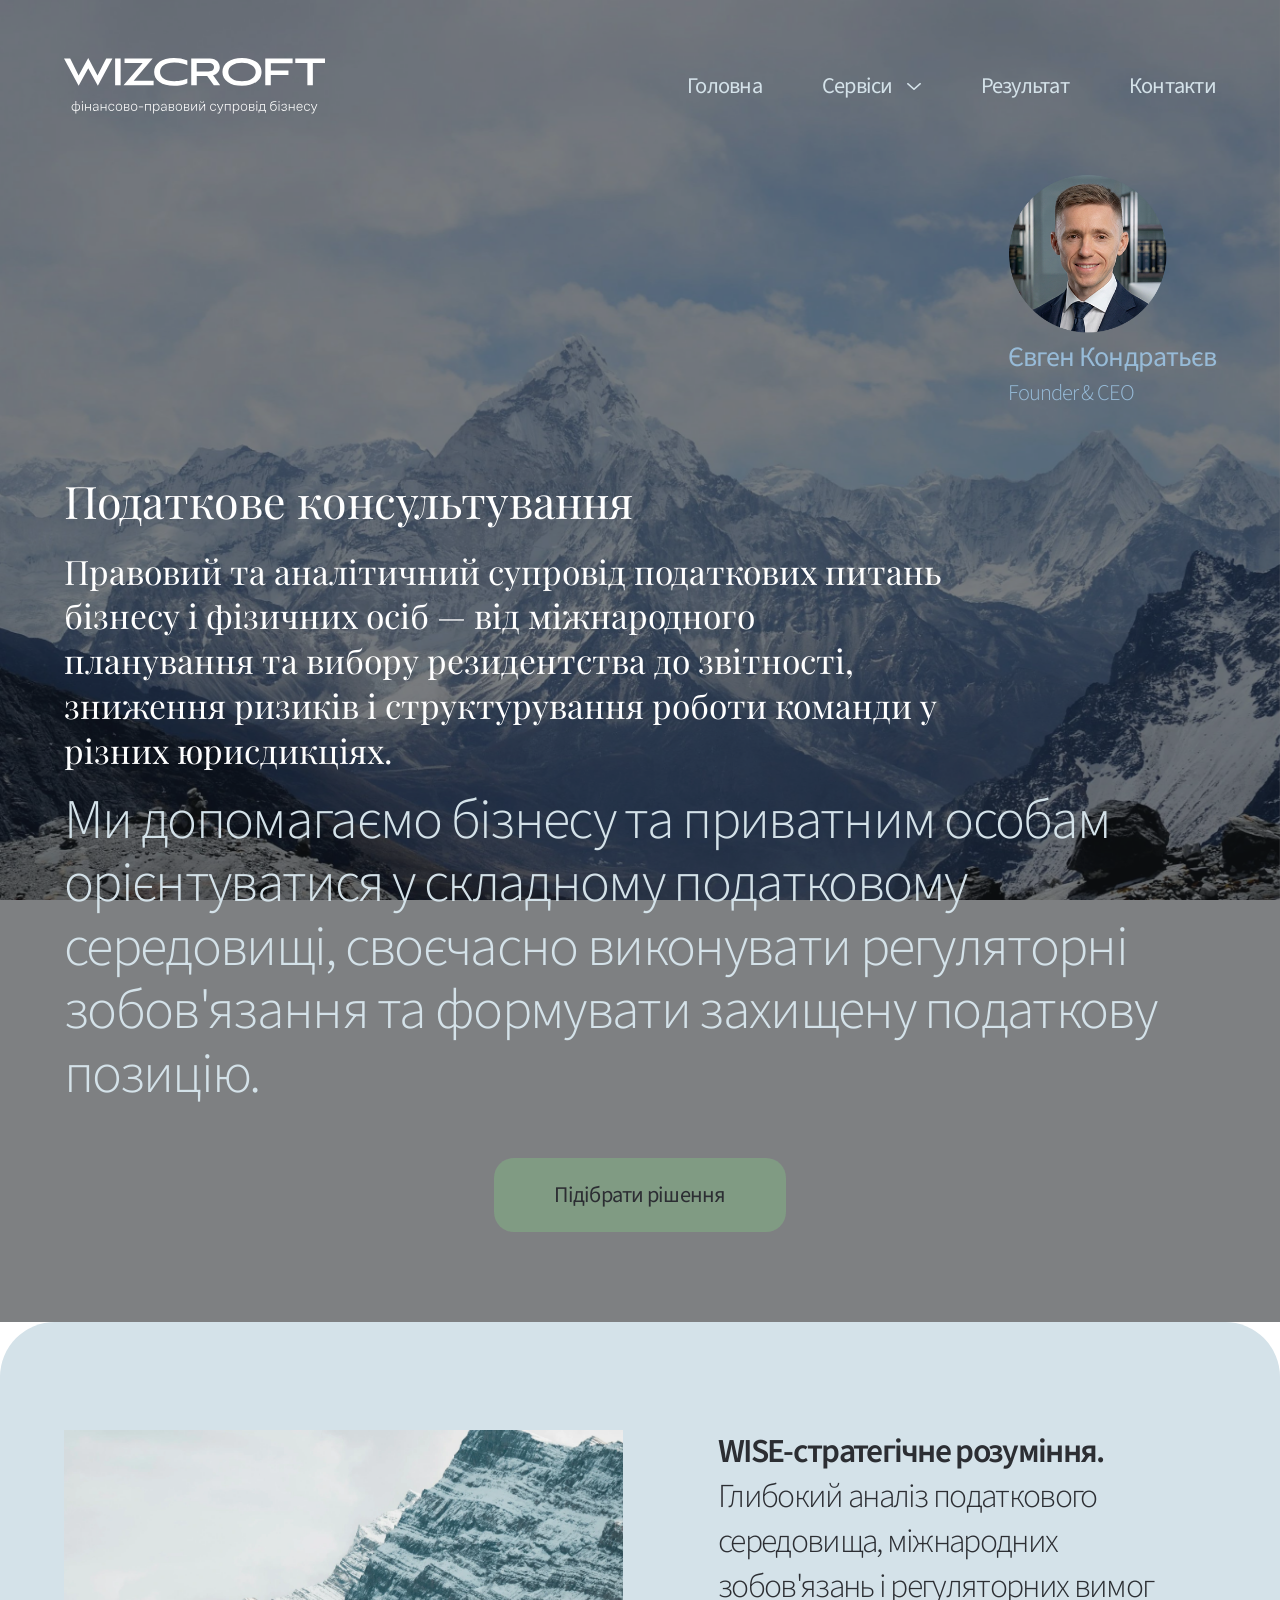
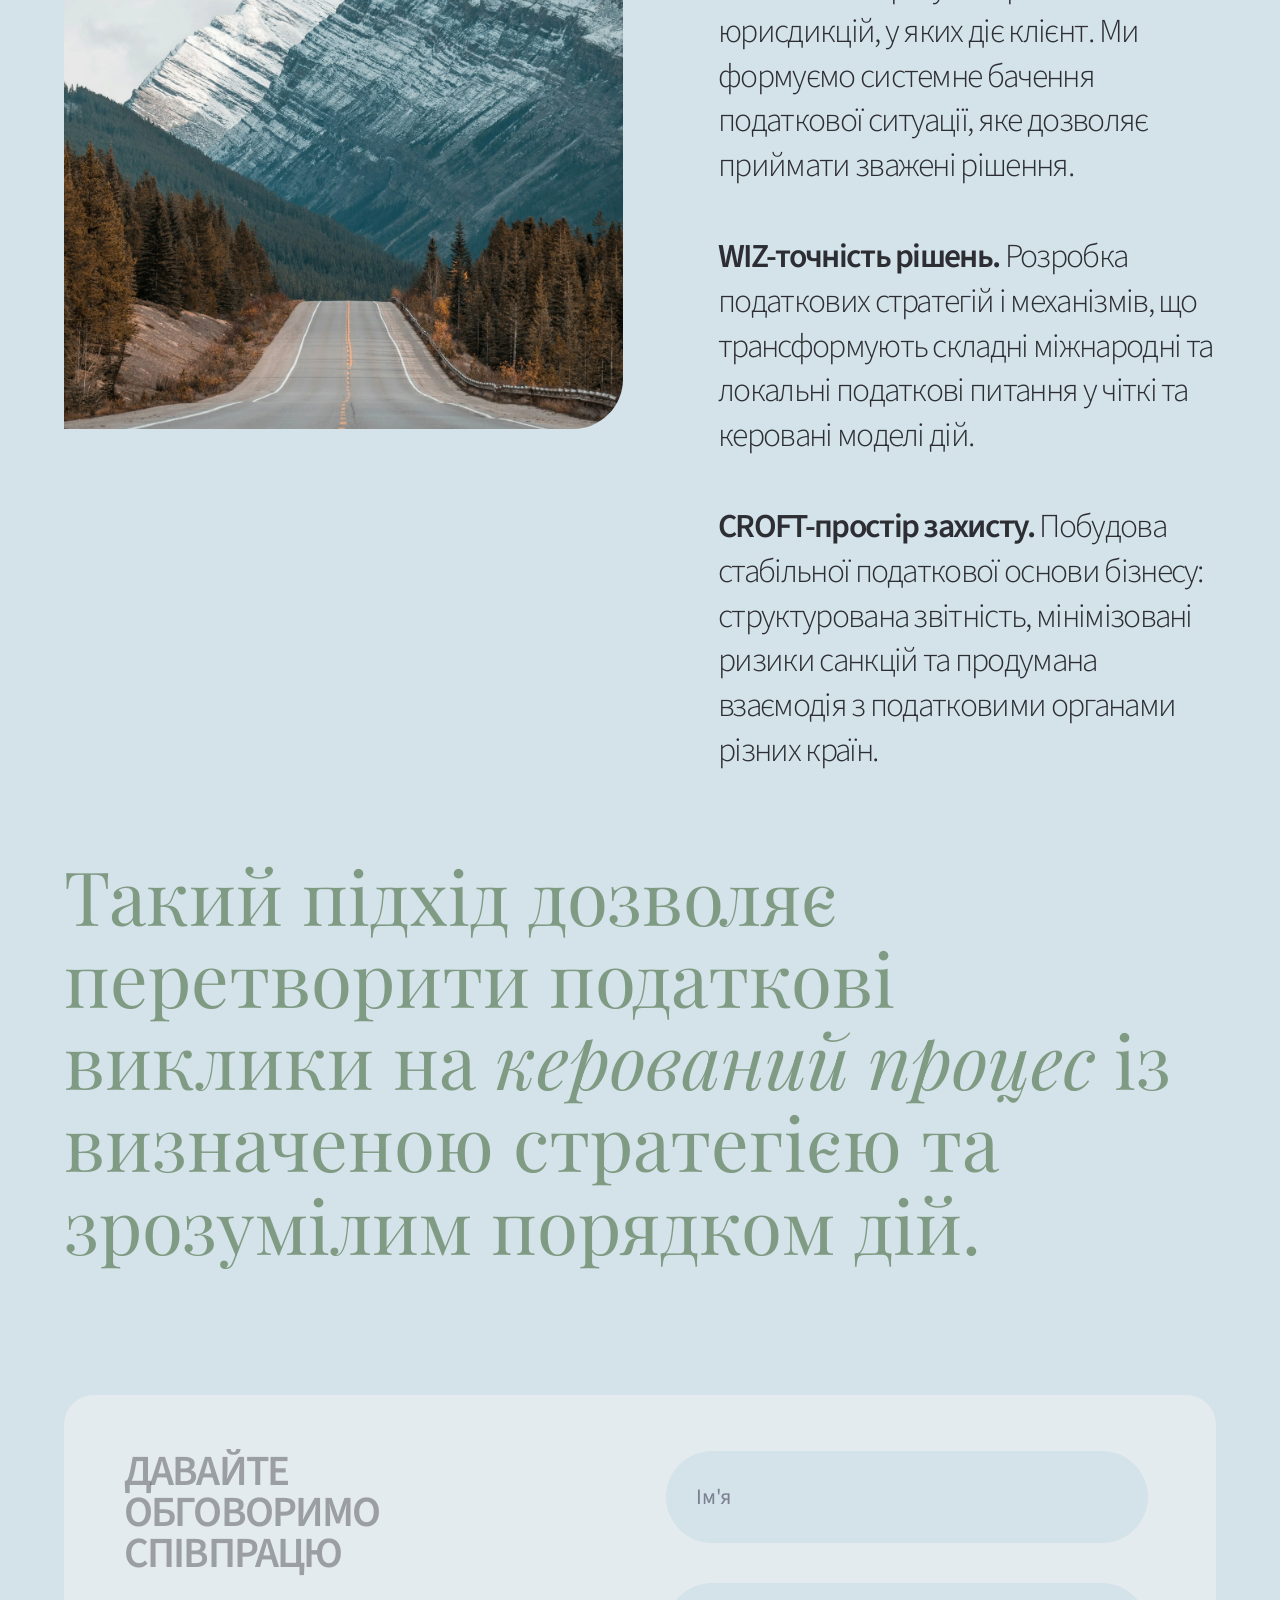
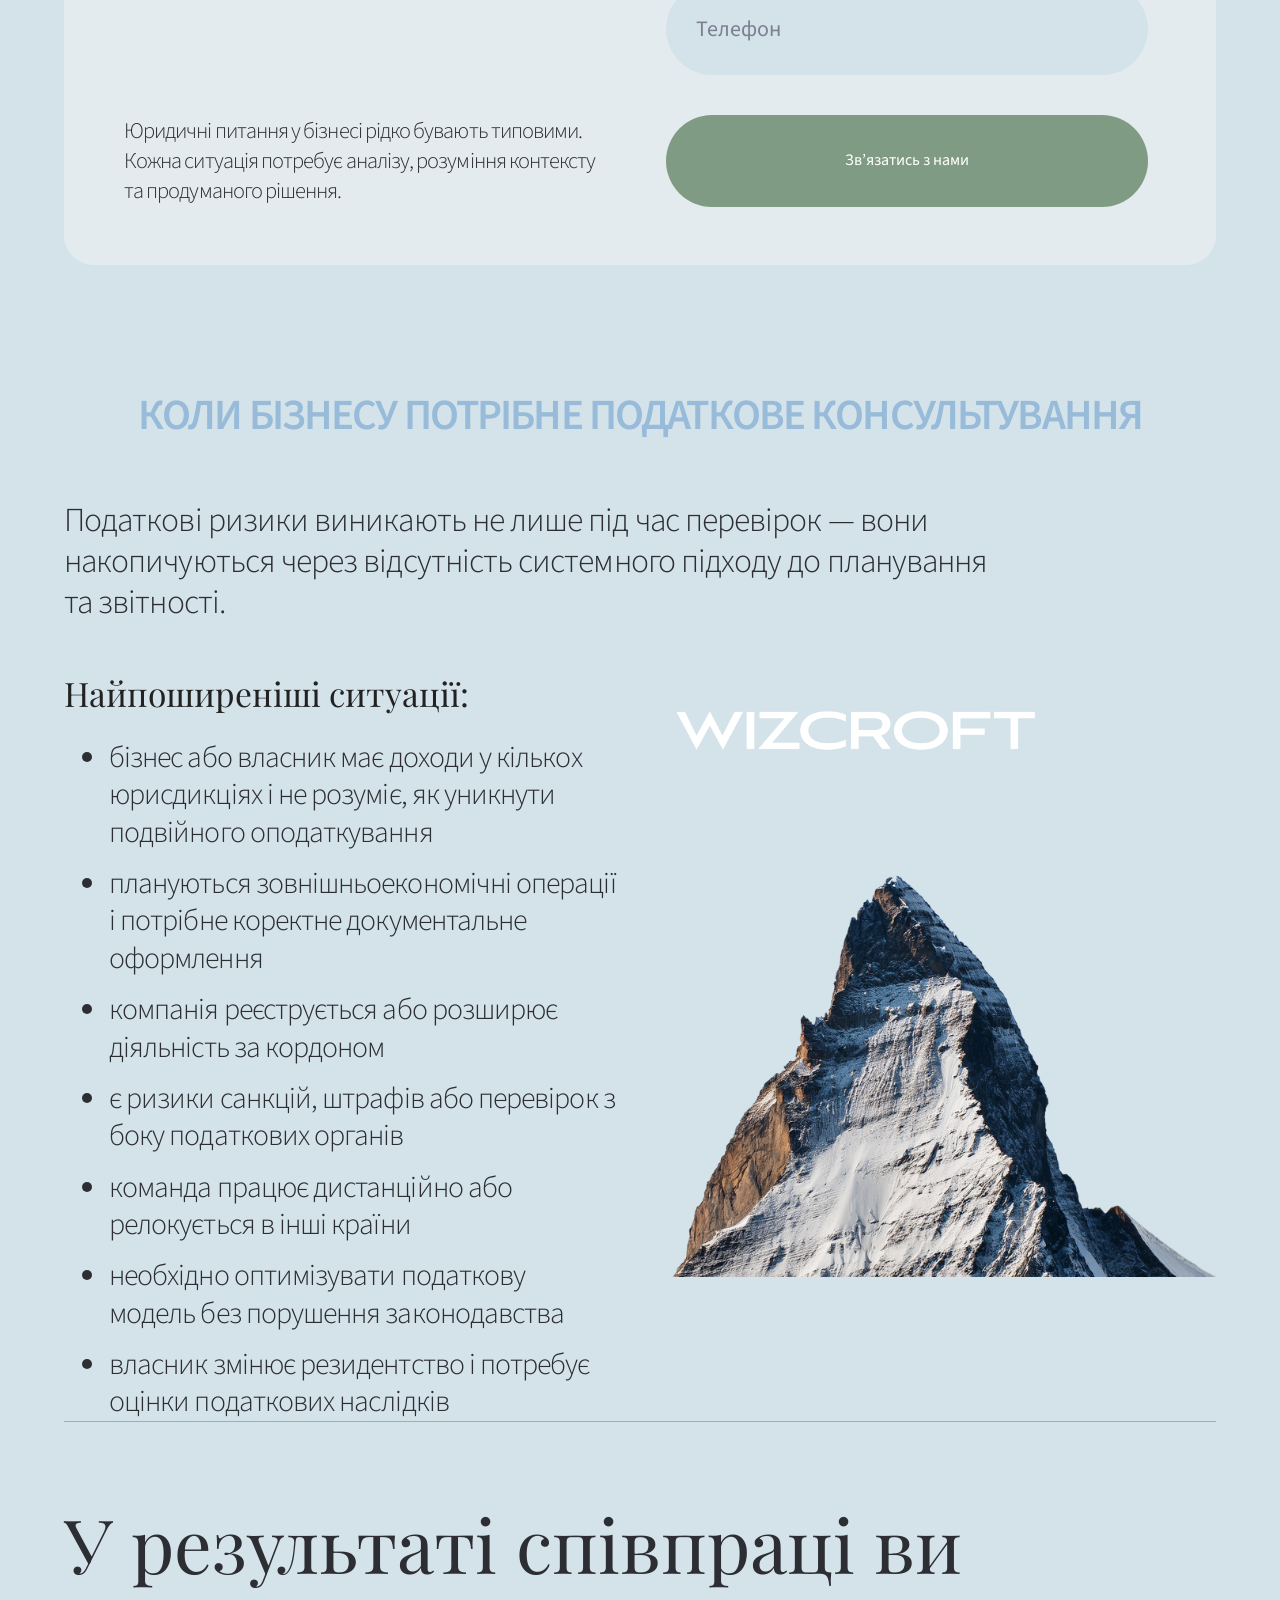
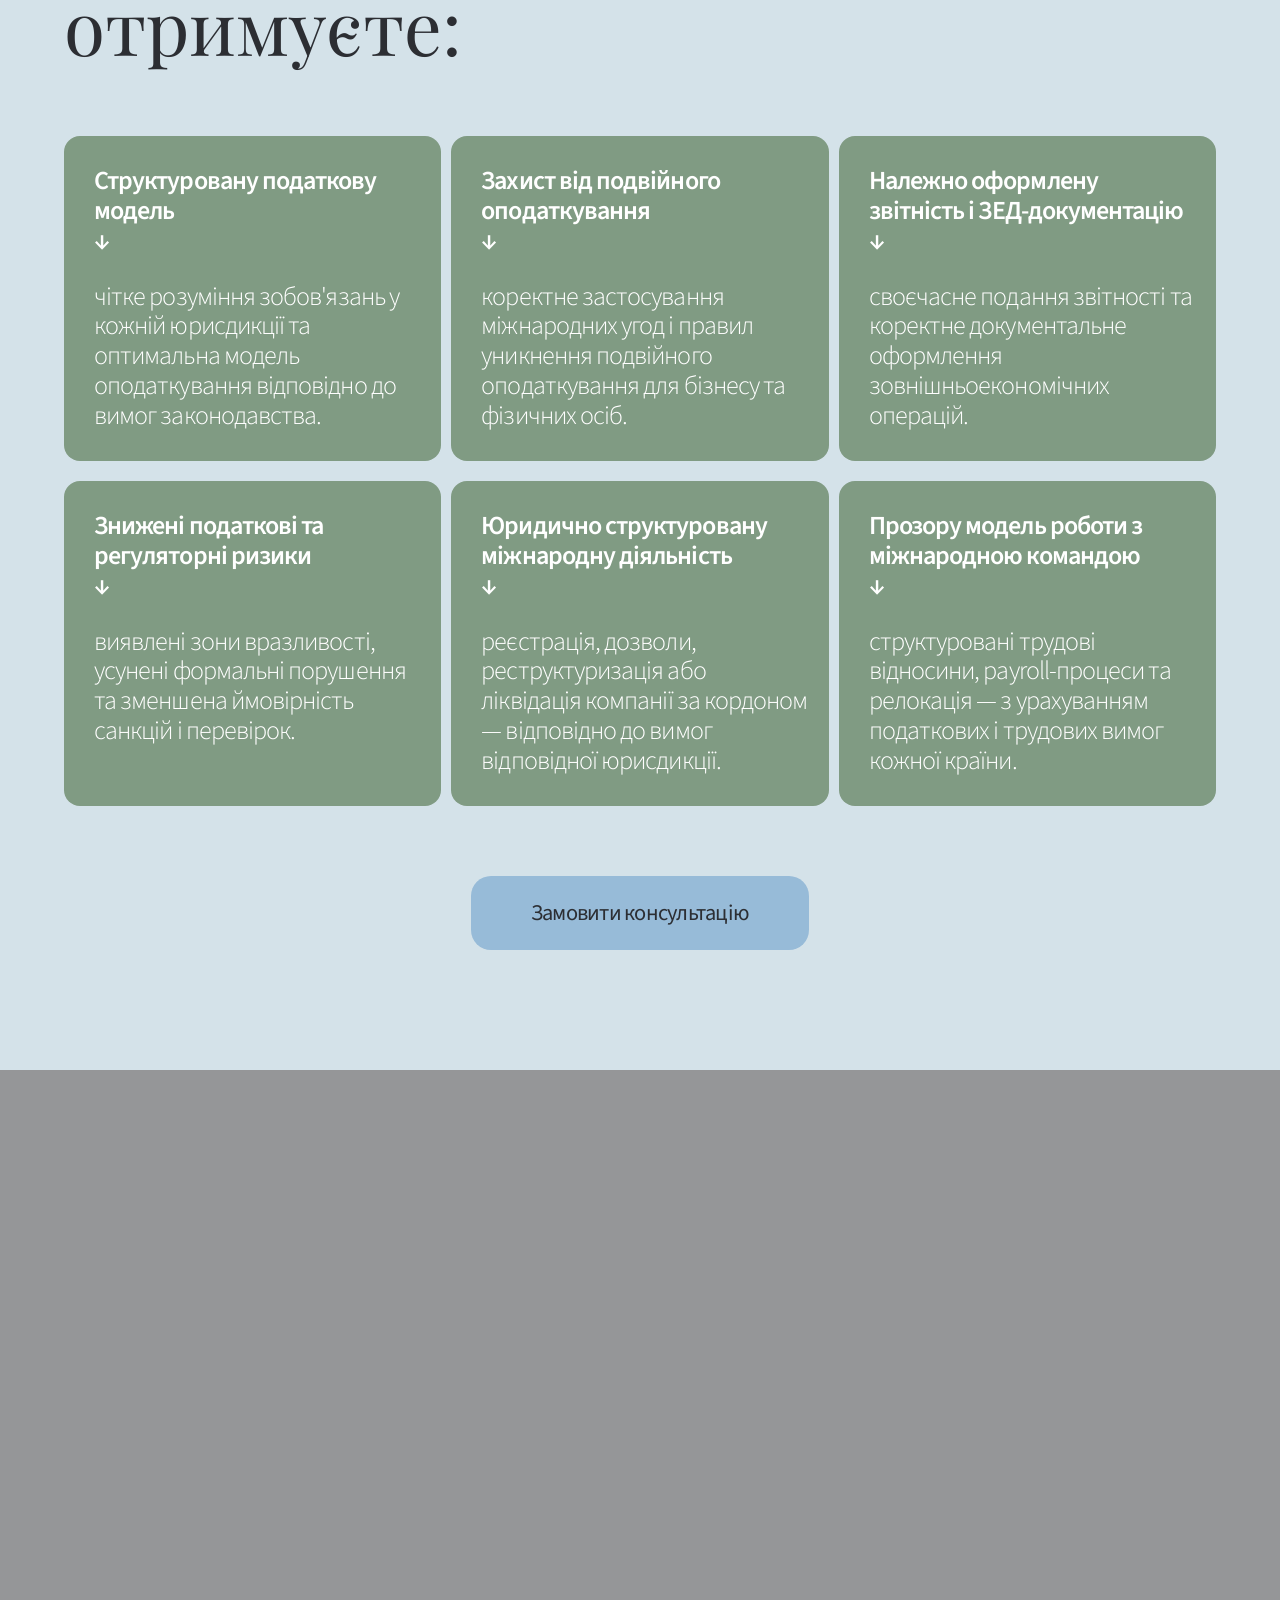
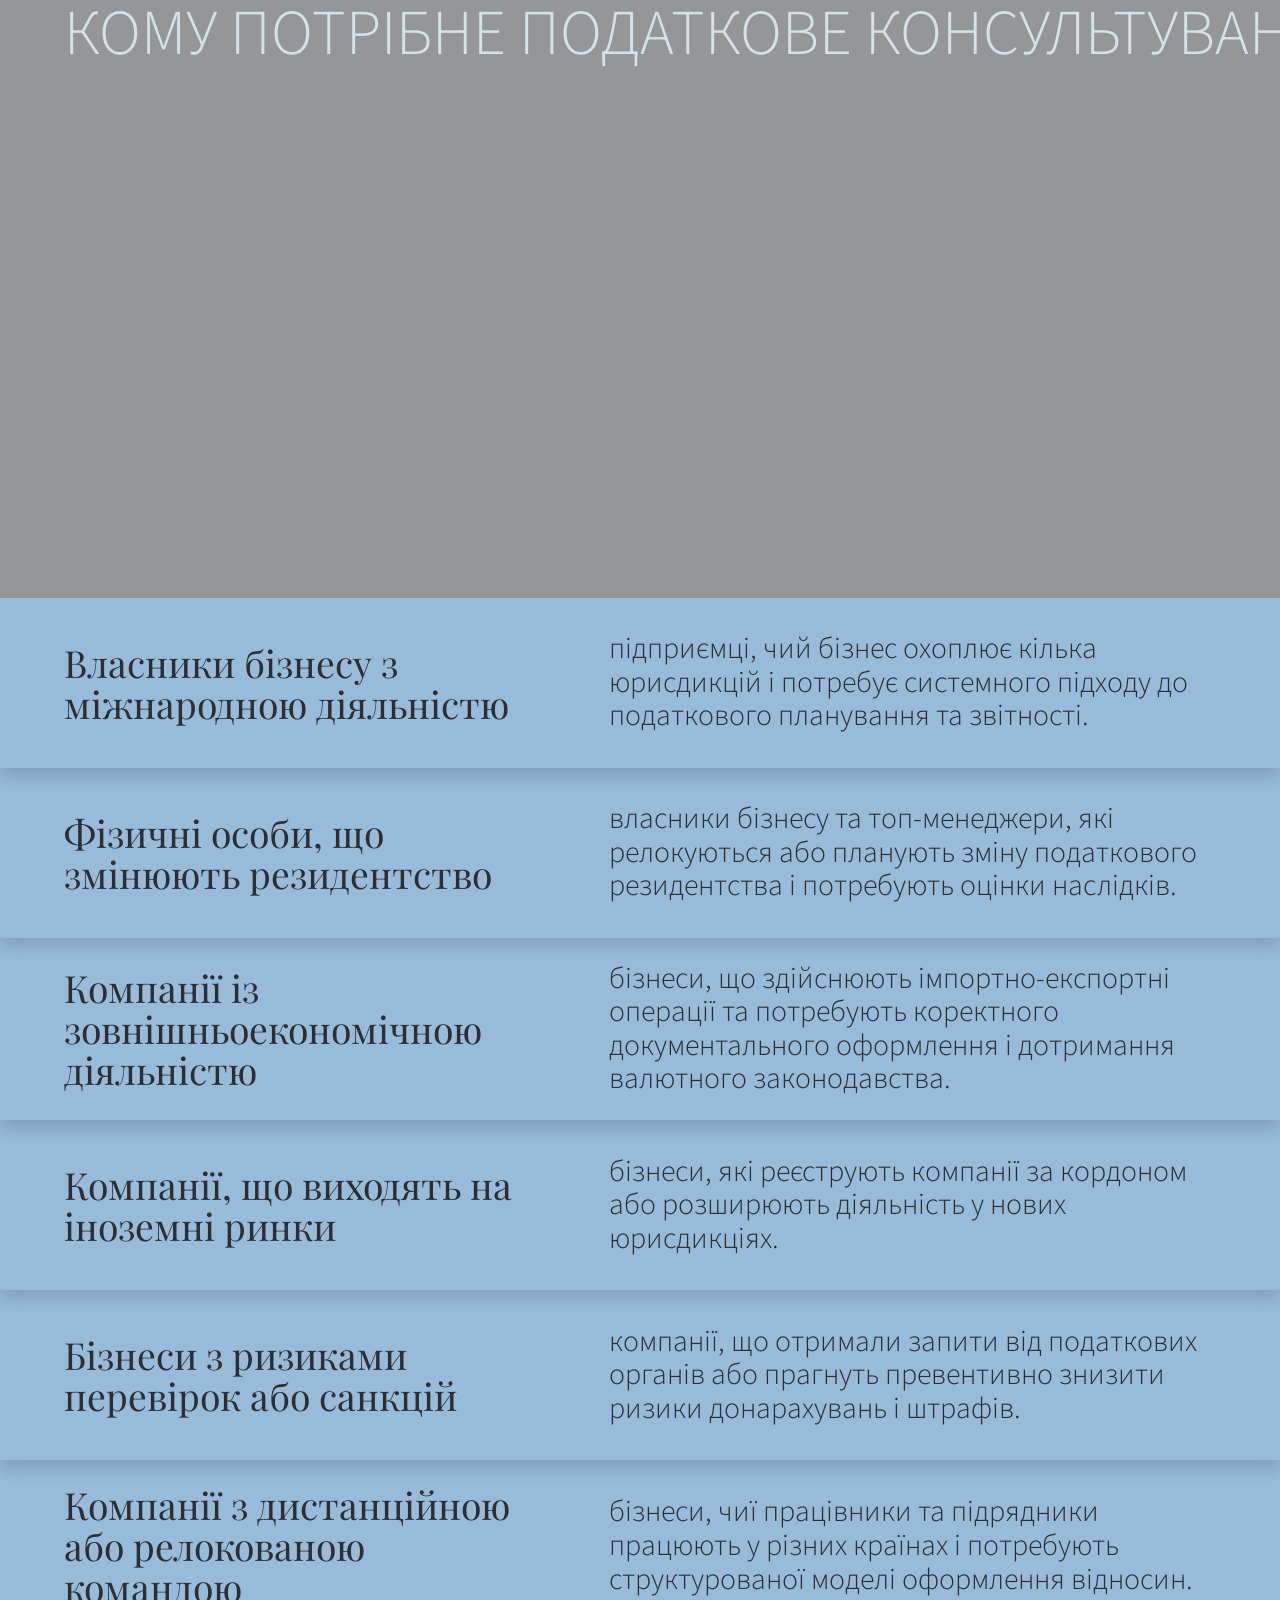
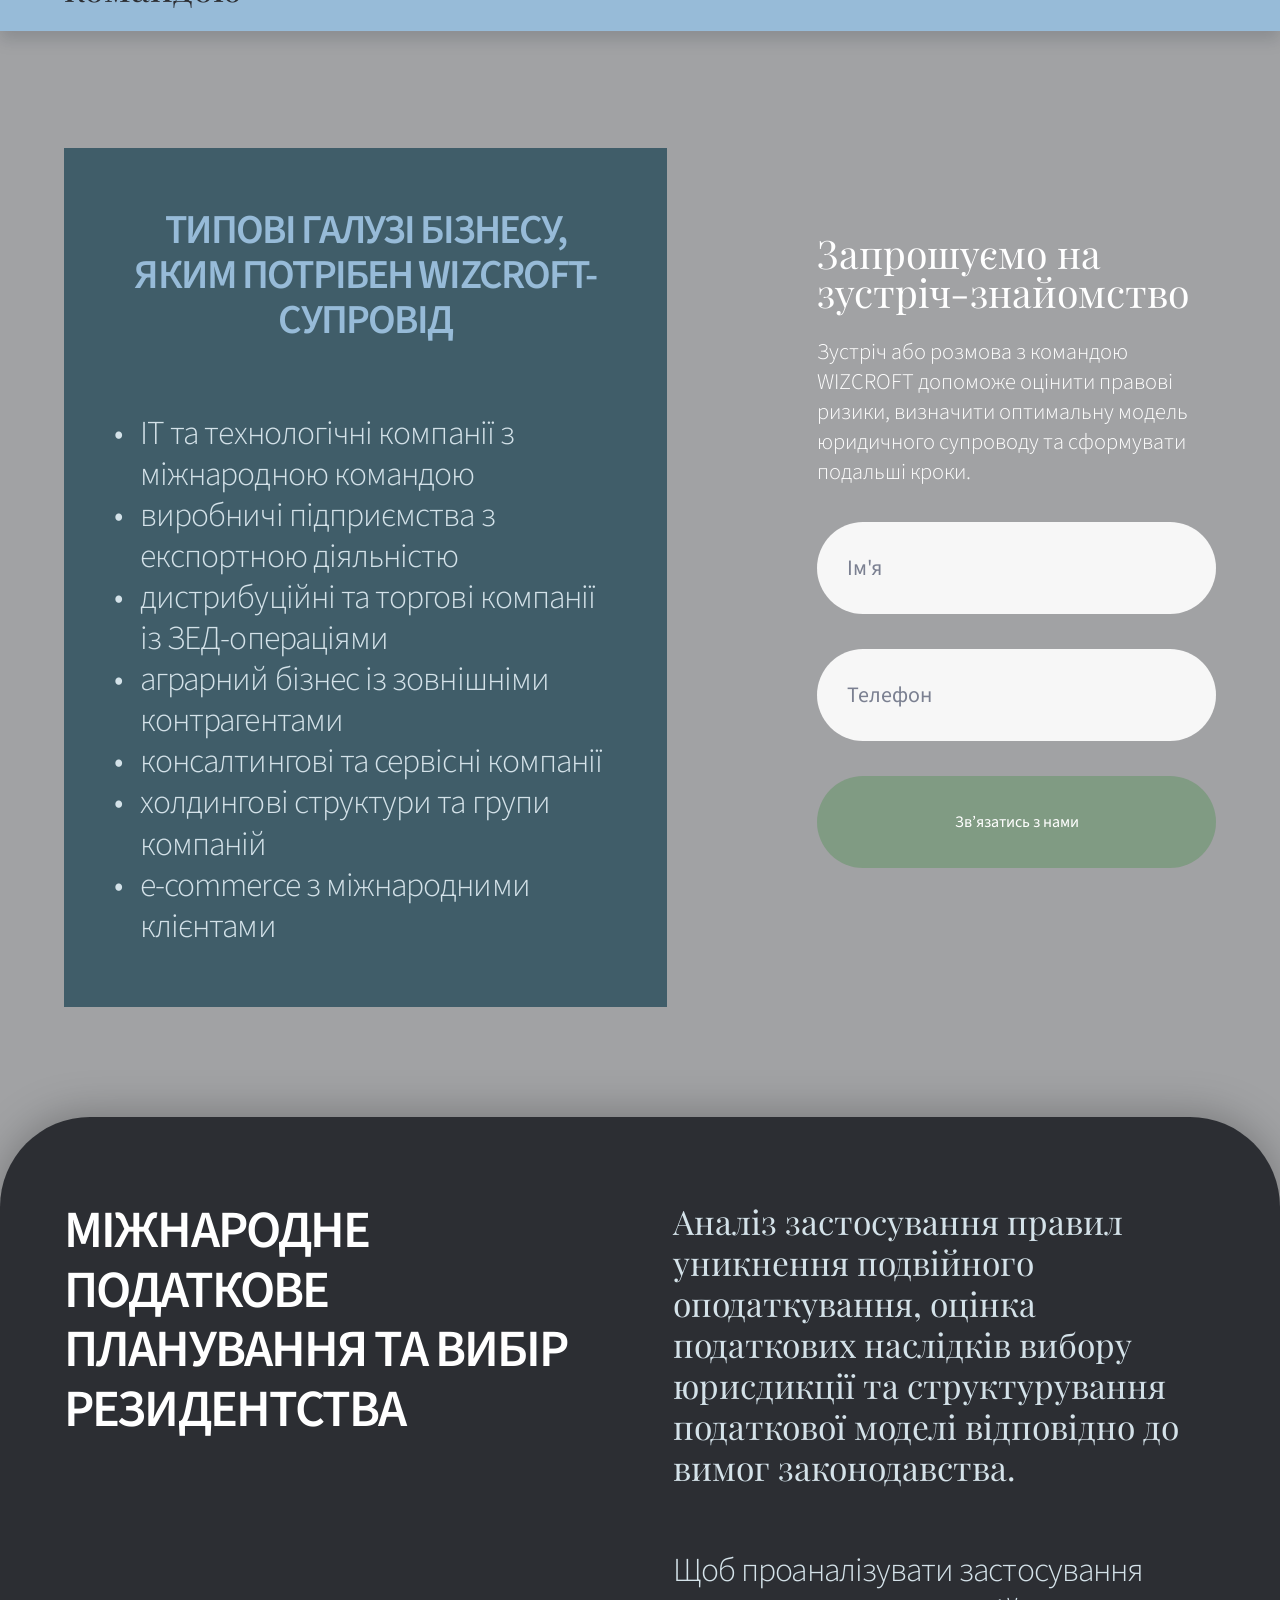
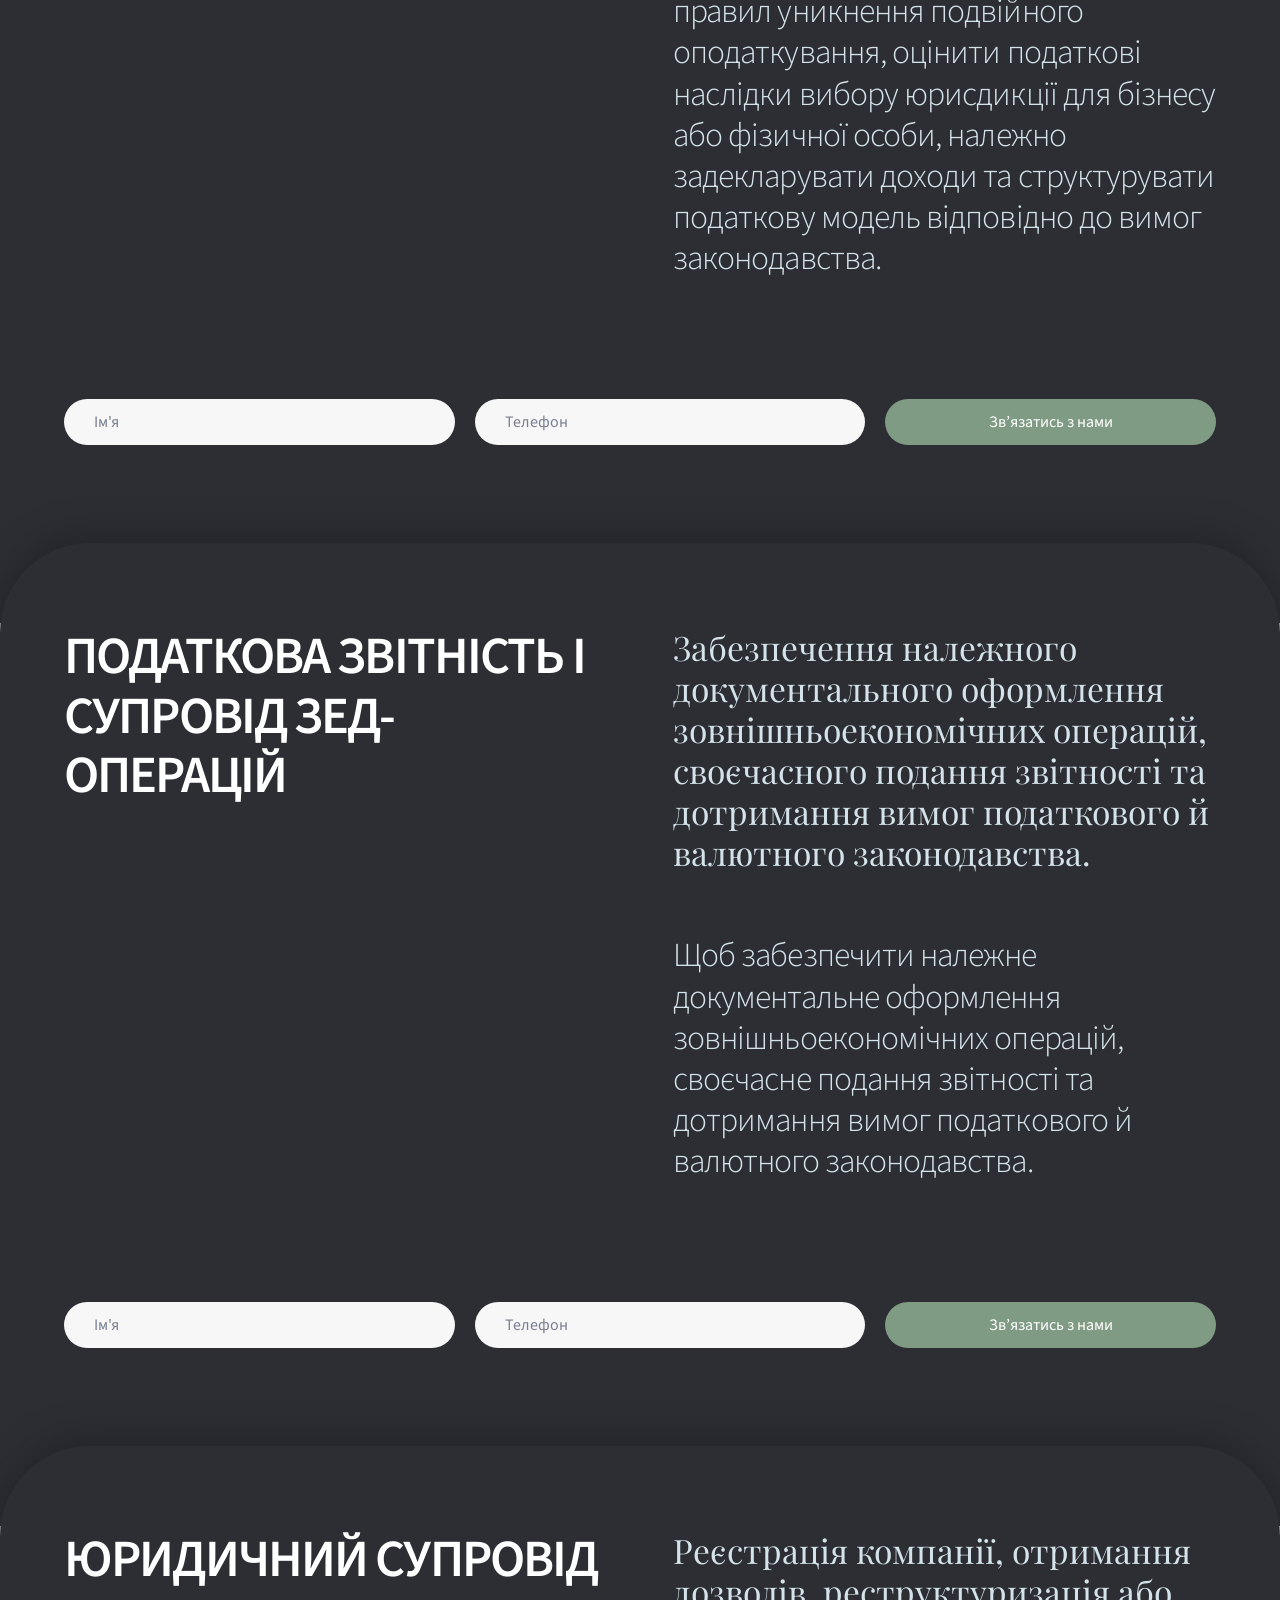
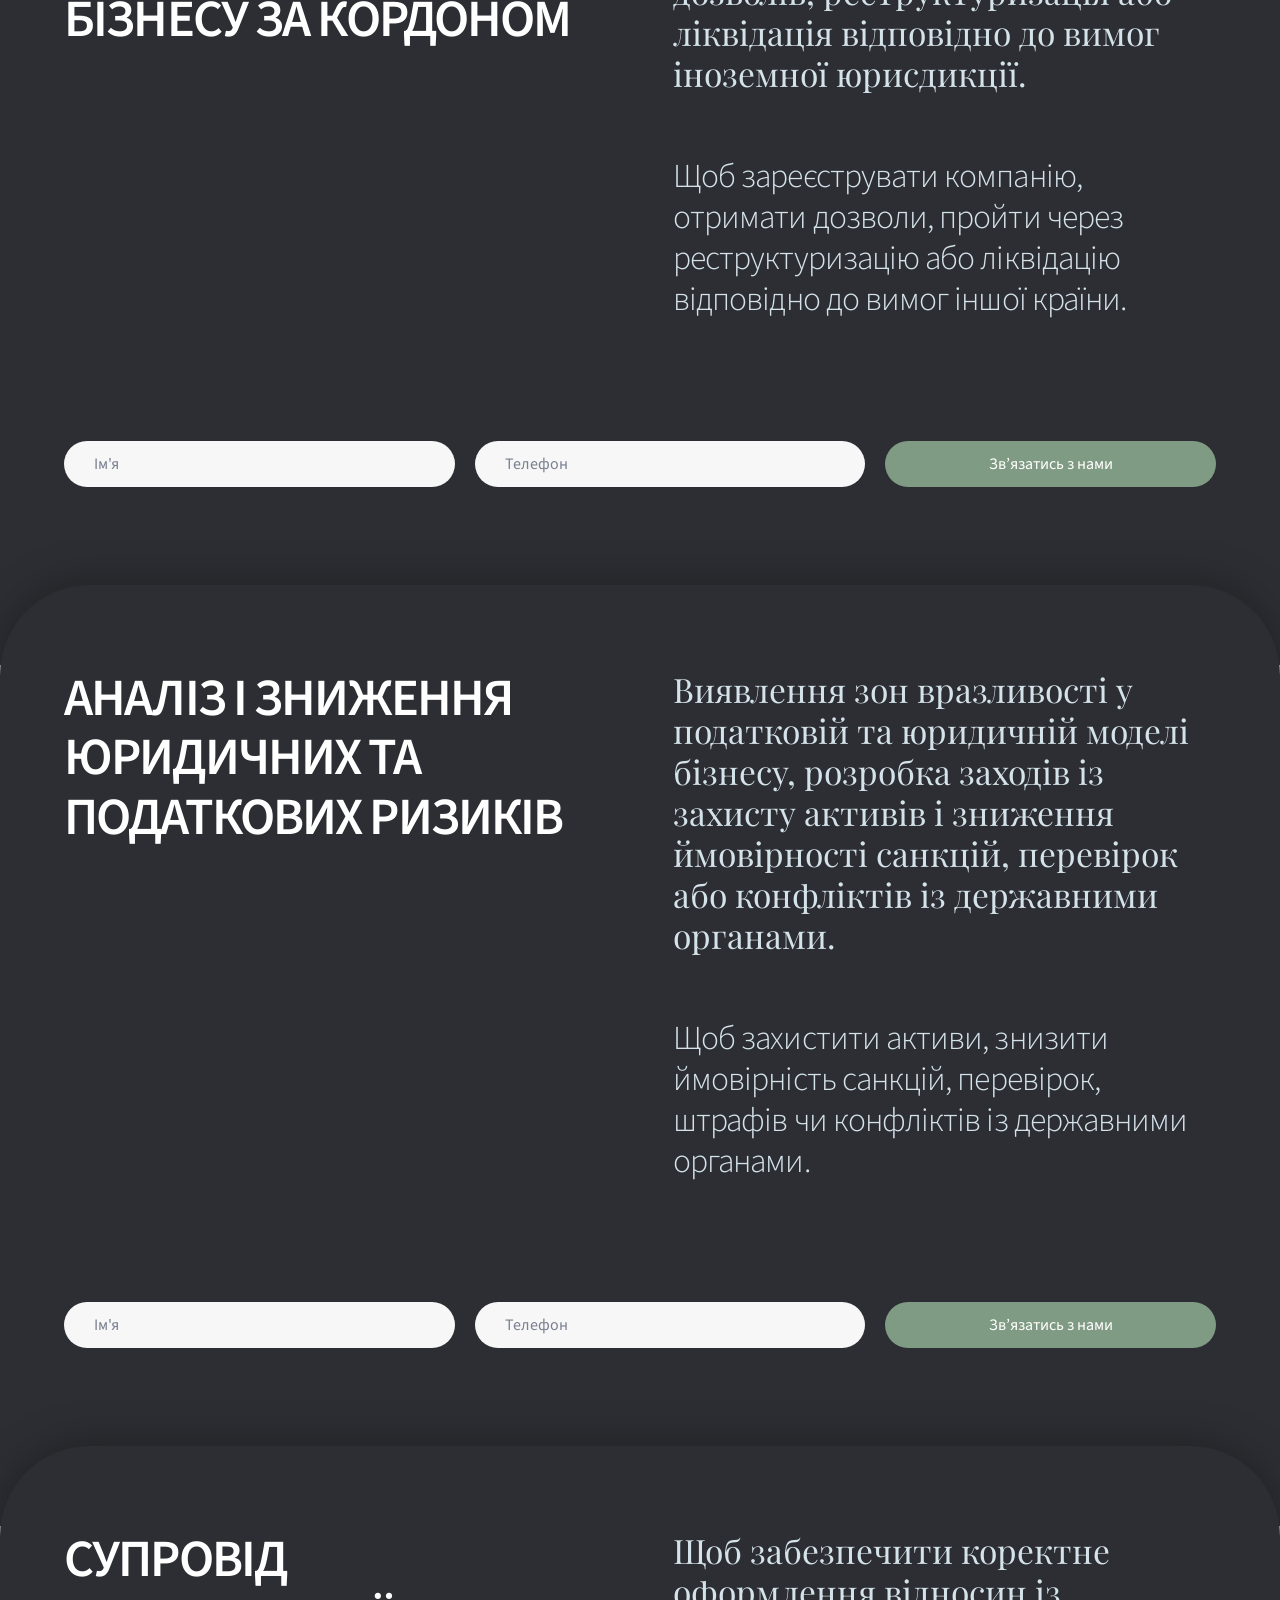
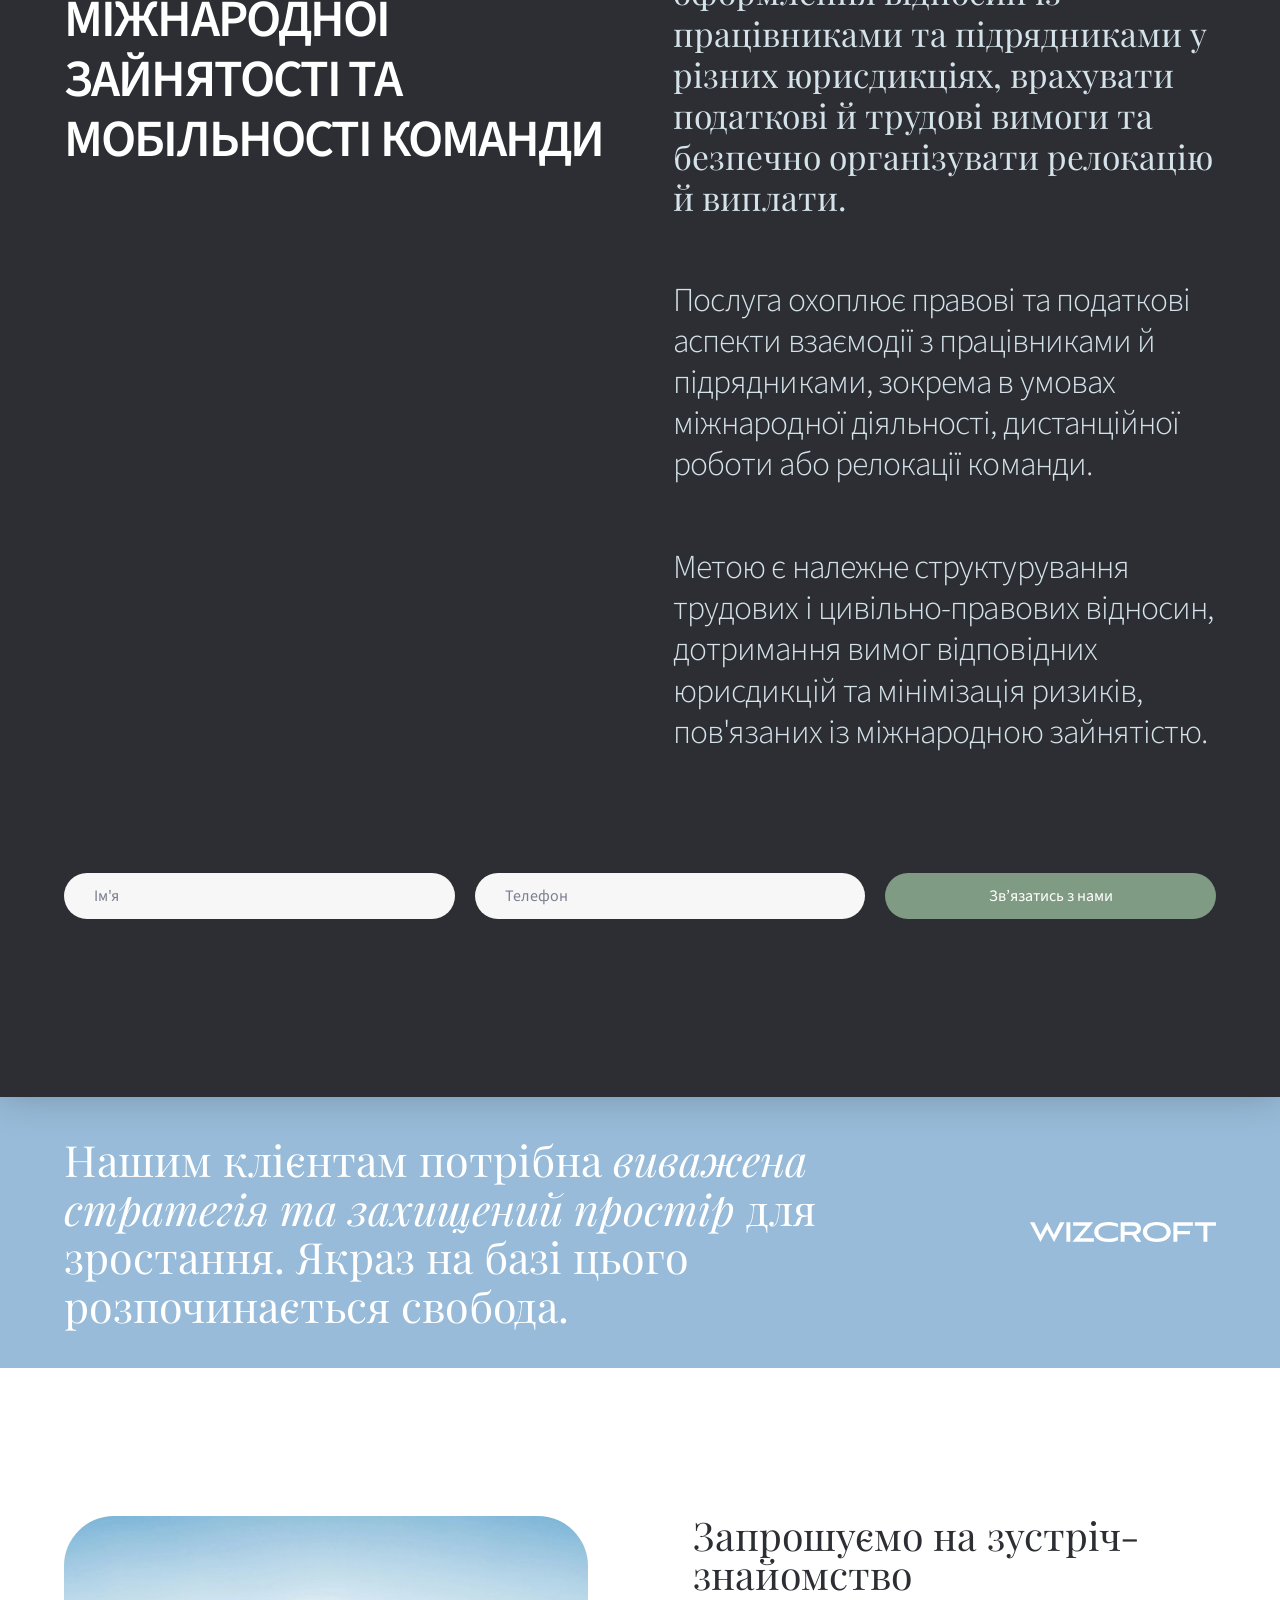
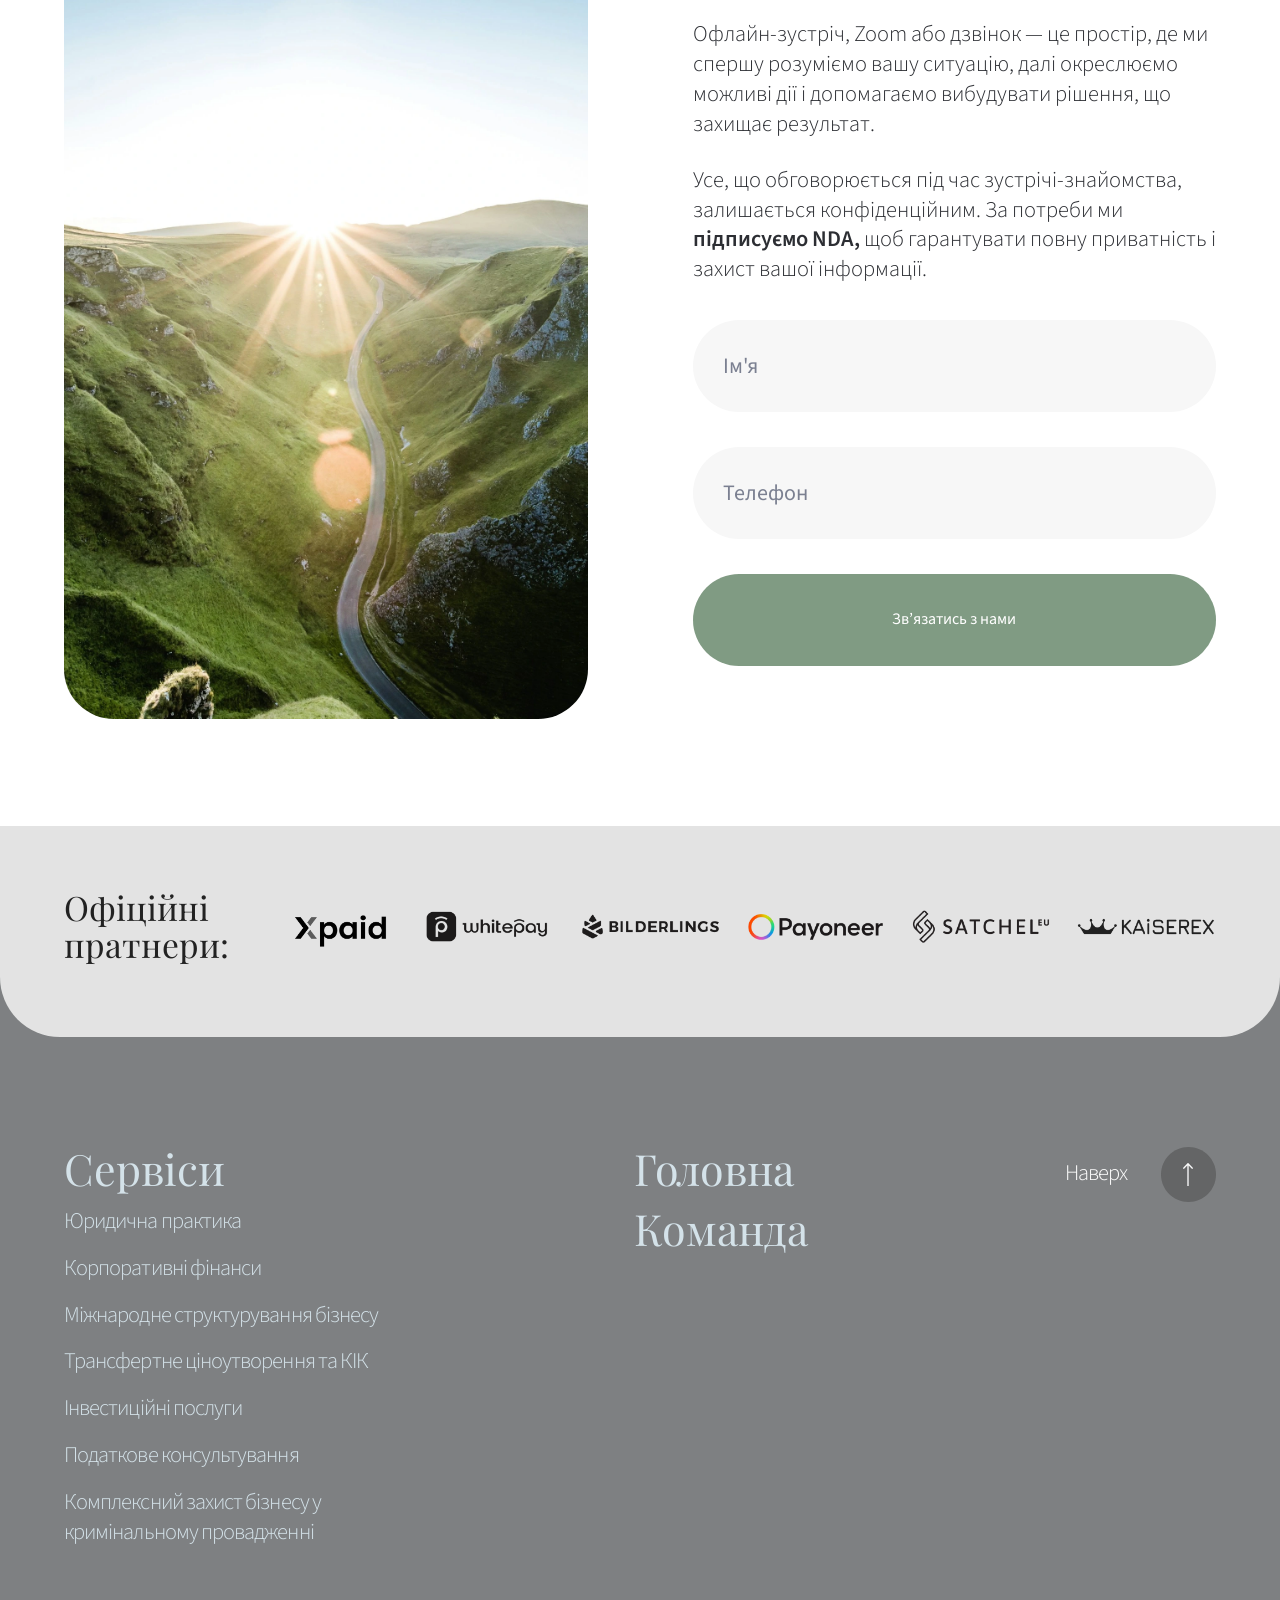
<file: tax.html>
<!DOCTYPE html>
<html lang="uk">
<head>
  <meta charset="UTF-8">
  <meta name="viewport" content="width=device-width, initial-scale=1.0">
  <title>WIZCROFT — Податкове консультування</title>
  <meta name="description" content="Правовий та аналітичний супровід податкових питань бізнесу і фізичних осіб — міжнародне планування, вибір резидентства, звітність, зниження ризиків.">
  <link rel="icon" href="favicon.ico" sizes="any">
  <link rel="stylesheet" href="css/fonts.css">
  <link rel="stylesheet" href="css/style.css">
</head>
<!-- page-tax swaps the shared fixed background to this page's hero image -->
<body class="page-legal page-tax">
  <div class="fixed-bg" aria-hidden="true"></div>

  <div class="page">

    <!-- ============================ HERO ============================ -->
    <header class="hero hero--legal">
      <div class="hero__overlay" aria-hidden="true"></div>

      <div class="hero__inner container">
        <div class="hero__bar">
          <a href="index.html" class="hero__logo" aria-label="WIZCROFT — на головну">
            <img src="img/logo/logo-header.svg" alt="WIZCROFT">
          </a>
          <button class="nav-toggle" id="nav-toggle" aria-label="Меню" aria-expanded="false" aria-controls="hero-nav">
            <span></span><span></span><span></span>
          </button>
          <nav class="hero__nav" id="hero-nav" aria-label="Головне меню">
            <a href="index.html" class="nav__item">Головна</a>
            <span class="nav__services">
              <span class="nav__item nav__item--services">Сервіси</span>
              <span class="hero__chevron" aria-hidden="true"><img src="img/icons/chevron.svg" alt="" width="14" height="7"></span>
              <ul class="services-menu">
                <li><a href="legal.html">Юридична практика</a></li>
                <li><a href="corporate.html">Корпоративні фінанси</a></li>
                <li><a href="international.html">Міжнародне структурування бізнесу</a></li>
                <li><a href="tcu-kik.html">Трансфертне ціноутворення та КІК</a></li>
                <li><a href="investment.html">Інвестиційні послуги</a></li>
                <li><a href="tax.html">Податкове консультування</a></li>
                <li><a href="criminal.html">Комплексний захист бізнесу у кримінальному провадженні</a></li>
              </ul>
            </span>
            <a href="#result" class="nav__item">Результат</a>
            <a href="#contacts" class="nav__item">Контакти</a>
          </nav>
        </div>

        <div class="hero__content hero__content--legal">
          <div class="hero__main">
            <h1 class="lhero__title">Податкове консультування</h1>
            <p class="lhero__sub">Правовий та аналітичний супровід податкових питань бізнесу і фізичних осіб — від міжнародного планування та вибору резидентства до звітності, зниження ризиків і структурування роботи команди у різних юрисдикціях.</p>
            <p class="lhero__lead">Ми допомагаємо бізнесу та приватним особам орієнтуватися у складному податковому середовищі, своєчасно виконувати регуляторні зобов'язання та формувати захищену податкову позицію.</p>
            <a href="#contacts" class="btn btn--green hero__cta">Підібрати рішення</a>
          </div>
          <aside class="founder">
            <img src="img/team/hero-founder.png" alt="Євген Кондратьєв, Founder & CEO" class="founder__img" width="160" height="160">
            <p class="founder__name">Євген Кондратьєв</p>
            <p class="founder__role">Founder &amp; CEO</p>
          </aside>
        </div>
      </div>
    </header>

    <main>
    <!-- ============================ BLOCK 2 — APPROACH + BENEFITS ============================ -->
    <section class="intro intro--corp" id="result">
      <div class="intro__inner container">
        <div class="intro__top">
          <div class="intro__img2 intro__img2--legal">
            <img src="img/bg/Image-tax-2.png" alt="Податкове консультування WIZCROFT" loading="lazy">
          </div>
          <div class="intro__paras lpoints">
            <p class="lpoint"><span class="w-ss-semibold">WISE-стратегічне розуміння.</span><span class="w-ss-light"> Глибокий аналіз податкового середовища, міжнародних зобов'язань і регуляторних вимог юрисдикцій, у яких діє клієнт. Ми формуємо системне бачення податкової ситуації, яке дозволяє приймати зважені рішення.</span></p>
            <p class="lpoint"><span class="w-ss-semibold">WIZ-точність рішень.</span><span class="w-ss-light"> Розробка податкових стратегій і механізмів, що трансформують складні міжнародні та локальні податкові питання у чіткі та керовані моделі дій.</span></p>
            <p class="lpoint"><span class="w-ss-semibold">CROFT-простір захисту. </span><span class="w-ss-light">Побудова стабільної податкової основи бізнесу: структурована звітність, мінімізовані ризики санкцій та продумана взаємодія з податковими органами різних країн.</span></p>
          </div>
        </div>

        <h2 class="intro__headline lquote">Такий підхід дозволяє перетворити податкові виклики на <span class="w-pf-italic">керований процес</span> із визначеною стратегією та зрозумілим порядком дій.</h2>

        <!-- cowork CTA card -->
        <div class="cowork">
          <div class="cowork__text">
            <h3 class="cowork__title">давайте<br>обговоримо<br>співпрацю</h3>
            <p class="cowork__lead">Юридичні питання у бізнесі рідко бувають типовими. Кожна ситуація потребує аналізу, розуміння контексту та продуманого рішення.</p>
          </div>
          <form class="cowork__form contact-form js-w3form" action="https://api.web3forms.com/submit" method="POST" novalidate>
            <input type="hidden" name="access_key" value="YOUR_ACCESS_KEY_HERE">
            <input type="hidden" name="subject" value="Заявка: Податкове консультування (співпраця)">
            <input type="checkbox" name="botcheck" class="visually-hidden" style="display:none" tabindex="-1" autocomplete="off">
            <div class="field"><input type="text" name="name" class="field__input field__input--light" placeholder="Ім'я" required autocomplete="name"></div>
            <div class="field"><input type="tel" name="phone" class="field__input field__input--light" placeholder="Телефон" required autocomplete="tel" inputmode="tel"></div>
            <button type="submit" class="form__submit">Зв’язатись з нами</button>
            <p class="form__result" role="status" aria-live="polite"></p>
          </form>
        </div>

        <!-- when tax consulting is needed -->
        <div class="when">
          <h2 class="when__title">Коли бізнесу потрібне податкове консультування</h2>
          <p class="when__intro">Податкові ризики виникають не лише під час перевірок — вони накопичуються через відсутність системного підходу до планування та звітності.</p>
          <div class="when__cols">
            <div class="when__cases">
              <p class="when__label">Найпоширеніші ситуації:</p>
              <ul class="when__list">
                <li>бізнес або власник має доходи у кількох юрисдикціях і не розуміє, як уникнути подвійного оподаткування</li>
                <li>плануються зовнішньоекономічні операції і потрібне коректне документальне оформлення</li>
                <li>компанія реєструється або розширює діяльність за кордоном</li>
                <li>є ризики санкцій, штрафів або перевірок з боку податкових органів</li>
                <li>команда працює дистанційно або релокується в інші країни</li>
                <li>необхідно оптимізувати податкову модель без порушення законодавства</li>
                <li>власник змінює резидентство і потребує оцінки податкових наслідків</li>
              </ul>
            </div>
            <div class="when__illus">
              <img src="img/bg/corp-chart-1.png" alt="Приклад податкової аналітики" class="when__illus-base" loading="lazy">
              <img src="img/bg/corp-chart-2.png" alt="" aria-hidden="true" class="when__illus-card" loading="lazy">
            </div>
          </div>
        </div>

        <hr class="when__divider">

        <h2 class="intro__headline lresult-title">У результаті співпраці ви отримуєте:</h2>

        <div class="benefit-grid benefit-grid--3">
          <article class="benefit-card">
            <h3 class="benefit-card__title">Структуровану податкову модель<span class="benefit-card__arrow">↓</span></h3>
            <p class="benefit-card__text">чітке розуміння зобов'язань у кожній юрисдикції та оптимальна модель оподаткування відповідно до вимог законодавства.</p>
          </article>
          <article class="benefit-card">
            <h3 class="benefit-card__title">Захист від подвійного оподаткування<span class="benefit-card__arrow">↓</span></h3>
            <p class="benefit-card__text">коректне застосування міжнародних угод і правил уникнення подвійного оподаткування для бізнесу та фізичних осіб.</p>
          </article>
          <article class="benefit-card">
            <h3 class="benefit-card__title">Належно оформлену звітність і ЗЕД-документацію<span class="benefit-card__arrow">↓</span></h3>
            <p class="benefit-card__text">своєчасне подання звітності та коректне документальне оформлення зовнішньоекономічних операцій.</p>
          </article>
          <article class="benefit-card">
            <h3 class="benefit-card__title">Знижені податкові та регуляторні ризики<span class="benefit-card__arrow">↓</span></h3>
            <p class="benefit-card__text">виявлені зони вразливості, усунені формальні порушення та зменшена ймовірність санкцій і перевірок.</p>
          </article>
          <article class="benefit-card">
            <h3 class="benefit-card__title">Юридично структуровану міжнародну діяльність<span class="benefit-card__arrow">↓</span></h3>
            <p class="benefit-card__text">реєстрація, дозволи, реструктуризація або ліквідація компанії за кордоном — відповідно до вимог відповідної юрисдикції.</p>
          </article>
          <article class="benefit-card">
            <h3 class="benefit-card__title">Прозору модель роботи з міжнародною командою<span class="benefit-card__arrow">↓</span></h3>
            <p class="benefit-card__text">структуровані трудові відносини, payroll-процеси та релокація — з урахуванням податкових і трудових вимог кожної країни.</p>
          </article>
        </div>

        <a href="#contacts" class="btn btn--blue intro__cta">Замовити консультацію</a>
      </div>
    </section>

    <!-- ============================ AUDIENCE INTRO (over the parallax image) ============================ -->
    <section class="aud-intro">
      <div class="aud-intro__inner container">
        <h2 class="aud-intro__title">Кому потрібне податкове консультування WIZCROFT</h2>
        <p class="aud-intro__text">Послуга орієнтована на компанії та фізичних осіб, для яких податкові рішення безпосередньо впливають на фінансовий результат, стабільність бізнесу та взаємодію з державними органами. <span class="w-ss-semibold">Найчастіше до нас звертаються:</span></p>
      </div>
    </section>

    <!-- ============================ AUDIENCE BARS ============================ -->
    <div class="aud-list">
      <div class="aud-bar"><div class="aud-bar__inner container">
        <h3 class="aud-bar__title">Власники бізнесу з міжнародною діяльністю</h3>
        <p class="aud-bar__text">підприємці, чий бізнес охоплює кілька юрисдикцій і потребує системного підходу до податкового планування та звітності.</p>
      </div></div>
      <div class="aud-bar"><div class="aud-bar__inner container">
        <h3 class="aud-bar__title">Фізичні особи, що змінюють резидентство</h3>
        <p class="aud-bar__text">власники бізнесу та топ-менеджери, які релокуються або планують зміну податкового резидентства і потребують оцінки наслідків.</p>
      </div></div>
      <div class="aud-bar"><div class="aud-bar__inner container">
        <h3 class="aud-bar__title">Компанії із зовнішньоекономічною діяльністю</h3>
        <p class="aud-bar__text">бізнеси, що здійснюють імпортно-експортні операції та потребують коректного документального оформлення і дотримання валютного законодавства.</p>
      </div></div>
      <div class="aud-bar"><div class="aud-bar__inner container">
        <h3 class="aud-bar__title">Компанії, що виходять на іноземні ринки</h3>
        <p class="aud-bar__text">бізнеси, які реєструють компанії за кордоном або розширюють діяльність у нових юрисдикціях.</p>
      </div></div>
      <div class="aud-bar"><div class="aud-bar__inner container">
        <h3 class="aud-bar__title">Бізнеси з ризиками перевірок або санкцій</h3>
        <p class="aud-bar__text">компанії, що отримали запити від податкових органів або прагнуть превентивно знизити ризики донарахувань і штрафів.</p>
      </div></div>
      <div class="aud-bar"><div class="aud-bar__inner container">
        <h3 class="aud-bar__title">Компанії з дистанційною або релокованою командою</h3>
        <p class="aud-bar__text">бізнеси, чиї працівники та підрядники працюють у різних країнах і потребують структурованої моделі оформлення відносин.</p>
      </div></div>
    </div>

    <!-- ============================ PARALLAX GAP ============================ -->
    <section class="parallax-gap">
      <div class="parallax-gap__inner container">
        <aside class="industries">
          <h2 class="industries__title">Типові галузі бізнесу, яким потрібен WIZCROFT-супровід</h2>
          <ul class="industries__list">
            <li>IT та технологічні компанії з міжнародною командою</li>
            <li>виробничі підприємства з експортною діяльністю</li>
            <li>дистрибуційні та торгові компанії із ЗЕД-операціями</li>
            <li>аграрний бізнес із зовнішніми контрагентами</li>
            <li>консалтингові та сервісні компанії</li>
            <li>холдингові структури та групи компаній</li>
            <li>e-commerce з міжнародними клієнтами</li>
          </ul>
        </aside>
        <div class="meeting">
          <h2 class="meeting__title">Запрошуємо на зустріч-знайомство</h2>
          <p class="meeting__text">Зустріч або розмова з командою WIZCROFT допоможе оцінити правові ризики, визначити оптимальну модель юридичного супроводу та сформувати подальші кроки.</p>
          <form class="contact-form js-w3form" action="https://api.web3forms.com/submit" method="POST" novalidate>
            <input type="hidden" name="access_key" value="YOUR_ACCESS_KEY_HERE">
            <input type="hidden" name="subject" value="Заявка: Податкове консультування (зустріч)">
            <input type="checkbox" name="botcheck" class="visually-hidden" style="display:none" tabindex="-1" autocomplete="off">
            <div class="field"><input type="text" name="name" class="field__input" placeholder="Ім'я" required autocomplete="name"></div>
            <div class="field"><input type="tel" name="phone" class="field__input" placeholder="Телефон" required autocomplete="tel" inputmode="tel"></div>
            <button type="submit" class="form__submit">Зв’язатись з нами</button>
            <p class="form__result" role="status" aria-live="polite"></p>
          </form>
        </div>
      </div>
    </section>

    <!-- ============================ SERVICE PANELS (dark, stacked) ============================ -->
    <div class="svc-stack">
      <section class="svc-block">
        <div class="svc-block__inner container">
          <div class="svc-block__cols">
            <h2 class="svc-block__title">Міжнародне податкове планування та вибір резидентства</h2>
            <div class="svc-block__body">
              <p class="svc-block__desc">Аналіз застосування правил уникнення подвійного оподаткування, оцінка податкових наслідків вибору юрисдикції та структурування податкової моделі відповідно до вимог законодавства.</p>
              <p class="svc-block__note">Щоб проаналізувати застосування правил уникнення подвійного оподаткування, оцінити податкові наслідки вибору юрисдикції для бізнесу або фізичної особи, належно задекларувати доходи та структурувати податкову модель відповідно до вимог законодавства.</p>
            </div>
          </div>
          <form class="svc-form js-w3form" action="https://api.web3forms.com/submit" method="POST" novalidate>
            <input type="hidden" name="access_key" value="YOUR_ACCESS_KEY_HERE">
            <input type="hidden" name="subject" value="Заявка: Міжнародне податкове планування">
            <input type="checkbox" name="botcheck" class="visually-hidden" style="display:none" tabindex="-1" autocomplete="off">
            <input type="text" name="name" class="svc-form__input" placeholder="Ім'я" required autocomplete="name">
            <input type="tel" name="phone" class="svc-form__input" placeholder="Телефон" required autocomplete="tel" inputmode="tel">
            <button type="submit" class="svc-form__submit">Зв’язатись з нами</button>
            <p class="form__result" role="status" aria-live="polite"></p>
          </form>
        </div>
      </section>

      <section class="svc-block">
        <div class="svc-block__inner container">
          <div class="svc-block__cols">
            <h2 class="svc-block__title">Податкова звітність і супровід ЗЕД-операцій</h2>
            <div class="svc-block__body">
              <p class="svc-block__desc">Забезпечення належного документального оформлення зовнішньоекономічних операцій, своєчасного подання звітності та дотримання вимог податкового й валютного законодавства.</p>
              <p class="svc-block__note">Щоб забезпечити належне документальне оформлення зовнішньоекономічних операцій, своєчасне подання звітності та дотримання вимог податкового й валютного законодавства.</p>
            </div>
          </div>
          <form class="svc-form js-w3form" action="https://api.web3forms.com/submit" method="POST" novalidate>
            <input type="hidden" name="access_key" value="YOUR_ACCESS_KEY_HERE">
            <input type="hidden" name="subject" value="Заявка: Податкова звітність і ЗЕД">
            <input type="checkbox" name="botcheck" class="visually-hidden" style="display:none" tabindex="-1" autocomplete="off">
            <input type="text" name="name" class="svc-form__input" placeholder="Ім'я" required autocomplete="name">
            <input type="tel" name="phone" class="svc-form__input" placeholder="Телефон" required autocomplete="tel" inputmode="tel">
            <button type="submit" class="svc-form__submit">Зв’язатись з нами</button>
            <p class="form__result" role="status" aria-live="polite"></p>
          </form>
        </div>
      </section>

      <section class="svc-block">
        <div class="svc-block__inner container">
          <div class="svc-block__cols">
            <h2 class="svc-block__title">Юридичний супровід бізнесу за кордоном</h2>
            <div class="svc-block__body">
              <p class="svc-block__desc">Реєстрація компанії, отримання дозволів, реструктуризація або ліквідація відповідно до вимог іноземної юрисдикції.</p>
              <p class="svc-block__note">Щоб зареєструвати компанію, отримати дозволи, пройти через реструктуризацію або ліквідацію відповідно до вимог іншої країни.</p>
            </div>
          </div>
          <form class="svc-form js-w3form" action="https://api.web3forms.com/submit" method="POST" novalidate>
            <input type="hidden" name="access_key" value="YOUR_ACCESS_KEY_HERE">
            <input type="hidden" name="subject" value="Заявка: Юридичний супровід за кордоном">
            <input type="checkbox" name="botcheck" class="visually-hidden" style="display:none" tabindex="-1" autocomplete="off">
            <input type="text" name="name" class="svc-form__input" placeholder="Ім'я" required autocomplete="name">
            <input type="tel" name="phone" class="svc-form__input" placeholder="Телефон" required autocomplete="tel" inputmode="tel">
            <button type="submit" class="svc-form__submit">Зв’язатись з нами</button>
            <p class="form__result" role="status" aria-live="polite"></p>
          </form>
        </div>
      </section>

      <section class="svc-block">
        <div class="svc-block__inner container">
          <div class="svc-block__cols">
            <h2 class="svc-block__title">Аналіз і зниження юридичних та податкових ризиків</h2>
            <div class="svc-block__body">
              <p class="svc-block__desc">Виявлення зон вразливості у податковій та юридичній моделі бізнесу, розробка заходів із захисту активів і зниження ймовірності санкцій, перевірок або конфліктів із державними органами.</p>
              <p class="svc-block__note">Щоб захистити активи, знизити ймовірність санкцій, перевірок, штрафів чи конфліктів із державними органами.</p>
            </div>
          </div>
          <form class="svc-form js-w3form" action="https://api.web3forms.com/submit" method="POST" novalidate>
            <input type="hidden" name="access_key" value="YOUR_ACCESS_KEY_HERE">
            <input type="hidden" name="subject" value="Заявка: Аналіз і зниження ризиків">
            <input type="checkbox" name="botcheck" class="visually-hidden" style="display:none" tabindex="-1" autocomplete="off">
            <input type="text" name="name" class="svc-form__input" placeholder="Ім'я" required autocomplete="name">
            <input type="tel" name="phone" class="svc-form__input" placeholder="Телефон" required autocomplete="tel" inputmode="tel">
            <button type="submit" class="svc-form__submit">Зв’язатись з нами</button>
            <p class="form__result" role="status" aria-live="polite"></p>
          </form>
        </div>
      </section>

      <section class="svc-block">
        <div class="svc-block__inner container">
          <div class="svc-block__cols">
            <h2 class="svc-block__title">Супровід міжнародної зайнятості та мобільності команди</h2>
            <div class="svc-block__body">
              <p class="svc-block__desc">Щоб забезпечити коректне оформлення відносин із працівниками та підрядниками у різних юрисдикціях, врахувати податкові й трудові вимоги та безпечно організувати релокацію й виплати.</p>
              <p class="svc-block__note">Послуга охоплює правові та податкові аспекти взаємодії з працівниками й підрядниками, зокрема в умовах міжнародної діяльності, дистанційної роботи або релокації команди.</p>
              <p class="svc-block__note">Метою є належне структурування трудових і цивільно-правових відносин, дотримання вимог відповідних юрисдикцій та мінімізація ризиків, пов'язаних із міжнародною зайнятістю.</p>
            </div>
          </div>
          <form class="svc-form js-w3form" action="https://api.web3forms.com/submit" method="POST" novalidate>
            <input type="hidden" name="access_key" value="YOUR_ACCESS_KEY_HERE">
            <input type="hidden" name="subject" value="Заявка: Міжнародна зайнятість та мобільність">
            <input type="checkbox" name="botcheck" class="visually-hidden" style="display:none" tabindex="-1" autocomplete="off">
            <input type="text" name="name" class="svc-form__input" placeholder="Ім'я" required autocomplete="name">
            <input type="tel" name="phone" class="svc-form__input" placeholder="Телефон" required autocomplete="tel" inputmode="tel">
            <button type="submit" class="svc-form__submit">Зв’язатись з нами</button>
            <p class="form__result" role="status" aria-live="polite"></p>
          </form>
        </div>
      </section>
    </div>

    <!-- ============================ BLOCK 3 — FREEDOM (shared) ============================ -->
    <section class="freedom">
      <div class="freedom__inner container">
        <p class="freedom__quote">Нашим клієнтам потрібна <span class="w-pf-italic">виважена стратегія та захищений простір</span> для зростання. Якраз на базі цього розпочинається свобода. </p>
        <img src="img/icons/freedom-line.svg" alt="" class="freedom__line" loading="lazy" aria-hidden="true" width="186" height="20">
      </div>
    </section>

    <!-- ============================ BLOCK 4 — CONTACT (shared) ============================ -->
    <section class="block4" id="contacts">
      <div class="block4__inner container">
        <div class="contact">
          <div class="contact__media">
            <img src="img/bg/Image-form.webp" alt="Зустріч-знайомство з командою WIZCROFT" loading="lazy">
          </div>
          <div class="contact__body">
            <h2 class="contact__heading">Запрошуємо на зустріч-знайомство</h2>
            <p class="contact__intro">Офлайн-зустріч, Zoom або дзвінок — це простір, де ми спершу розуміємо вашу ситуацію, далі окреслюємо можливі дії і допомагаємо вибудувати рішення, що захищає результат.</p>
            <p class="contact__nda">Усе, що обговорюється під час зустрічі-знайомства, залишається конфіденційним. За потреби ми <span class="w-ss-semibold">підписуємо NDA, </span> щоб гарантувати повну приватність і захист вашої інформації.</p>
            <form class="contact-form js-w3form" action="https://api.web3forms.com/submit" method="POST" novalidate>
              <input type="hidden" name="access_key" value="YOUR_ACCESS_KEY_HERE">
              <input type="hidden" name="subject" value="Заявка: Податкове консультування (контакт)">
              <input type="checkbox" name="botcheck" class="visually-hidden" style="display:none" tabindex="-1" autocomplete="off">
              <div class="field"><input type="text" name="name" class="field__input" placeholder="Ім'я" required autocomplete="name"></div>
              <div class="field"><input type="tel" name="phone" class="field__input" placeholder="Телефон" required autocomplete="tel" inputmode="tel"></div>
              <button type="submit" class="form__submit">Зв’язатись з нами</button>
              <p class="form__result" role="status" aria-live="polite"></p>
            </form>
          </div>
        </div>
      </div>
    </section>
    </main>

    <!-- ============================ PARTNERS (shared) ============================ -->
    <section class="partners" aria-label="Офіційні партнери">
      <div class="partners__inner container">
        <h2 class="partners__heading"><span>Офіційні </span><br><span>пратнери:</span></h2>
        <div class="partners__logos">
          <div class="partner"><img src="img/Partners/Logo-partner-01.webp" alt="Логотип партнера 1" loading="lazy"></div>
          <div class="partner"><img src="img/Partners/Logo-partner-02.webp" alt="Логотип партнера 2" loading="lazy"></div>
          <div class="partner"><img src="img/Partners/Logo-partner-03.webp" alt="Логотип партнера 3" loading="lazy"></div>
          <div class="partner"><img src="img/Partners/Logo-partner-04.webp" alt="Логотип партнера 4" loading="lazy"></div>
          <div class="partner"><img src="img/Partners/Logo-partner-05.webp" alt="Логотип партнера 5" loading="lazy"></div>
          <div class="partner"><img src="img/Partners/Logo-partner-06.webp" alt="Логотип партнера 6" loading="lazy"></div>
        </div>
      </div>
    </section>

    <!-- ============================ FOOTER (shared) ============================ -->
    <footer class="footer">
      <div class="footer__overlay" aria-hidden="true"></div>
      <div class="footer__inner container">
        <div class="footer__cols">
          <nav class="footer__services" aria-label="Сервіси">
            <h3 class="footer__col-title">Сервіси</h3>
            <a href="legal.html">Юридична практика</a>
            <a href="corporate.html">Корпоративні фінанси</a>
            <a href="international.html">Міжнародне структурування бізнесу</a>
            <a href="tcu-kik.html">Трансфертне ціноутворення та КІК</a>
            <a href="investment.html">Інвестиційні послуги</a>
            <a href="tax.html">Податкове консультування</a>
            <a href="criminal.html" class="footer__services-multiline">Комплексний захист бізнесу у<br>кримінальному провадженні</a>
          </nav>
          <nav class="footer__nav" aria-label="Навігація">
            <a href="index.html">Головна</a>
            <a href="index.html#team">Команда</a>
          </nav>
          <a href="#" class="footer__top" id="back-to-top">
            <span class="footer__top-label">Наверх</span>
            <span class="footer__top-icon">
              <img src="img/icons/scrolltop-group.svg" alt="" width="55" height="55">
              <img src="img/icons/scrolltop-vector.svg" alt="" class="footer__top-arrow" width="10" height="23">
            </span>
          </a>
        </div>
        <div class="footer__meta">
          <div class="footer__social">
            <a href="#" aria-label="Соцмережа 1"><img src="img/icons/social-01.svg" alt="" width="55" height="55"></a>
            <a href="#" aria-label="Соцмережа 2"><img src="img/icons/social-02.svg" alt="" width="55" height="55"></a>
          </div>
          <div class="footer__logo">
            <img src="img/logo/logo-footer.svg" alt="WIZCROFT" width="349" height="37" loading="lazy">
          </div>
        </div>
        <div class="footer__bottom">
          <span>© WIZCROFT. 2026</span>
          <span>Політика конфіденційності.</span>
          <span>Фінансово-правовий супровід бізнесу</span>
        </div>
      </div>
    </footer>

  </div><!-- /.page -->

  <script src="js/main.js"></script>
</body>
</html>
</file>
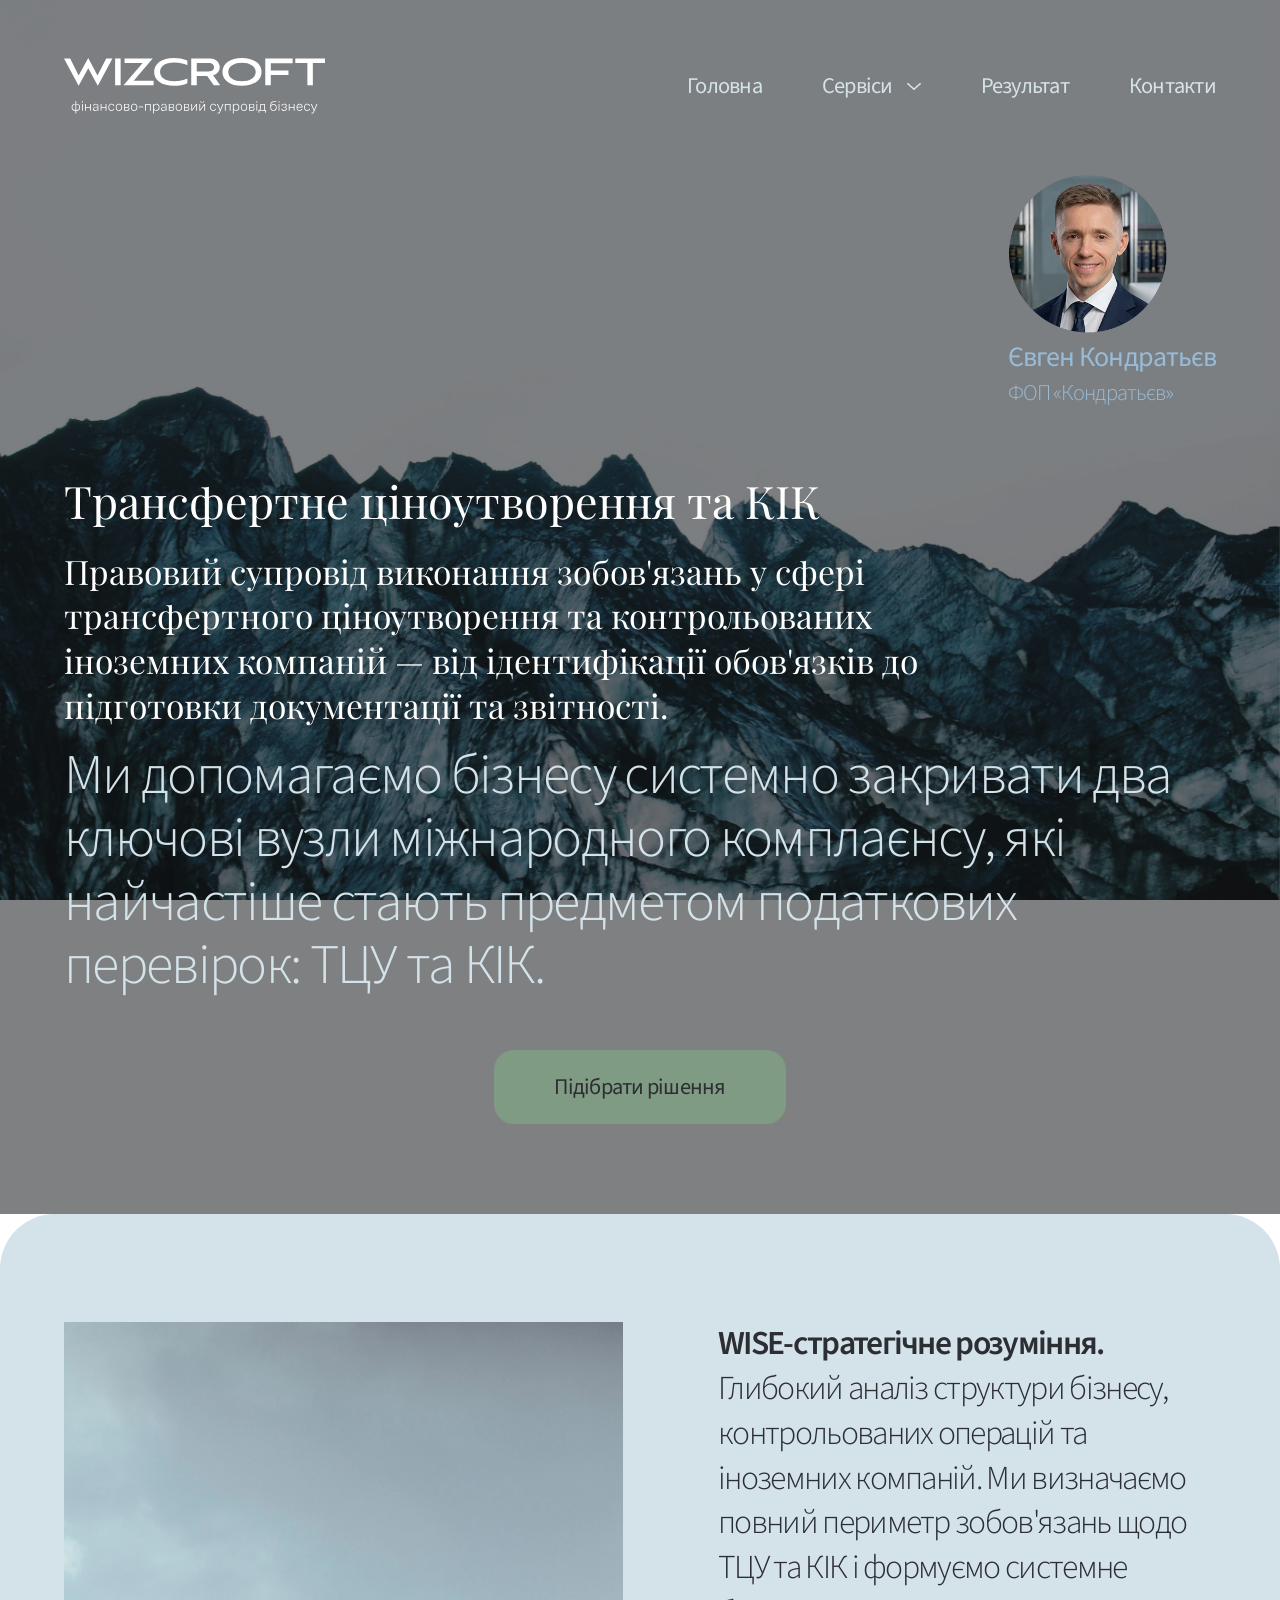
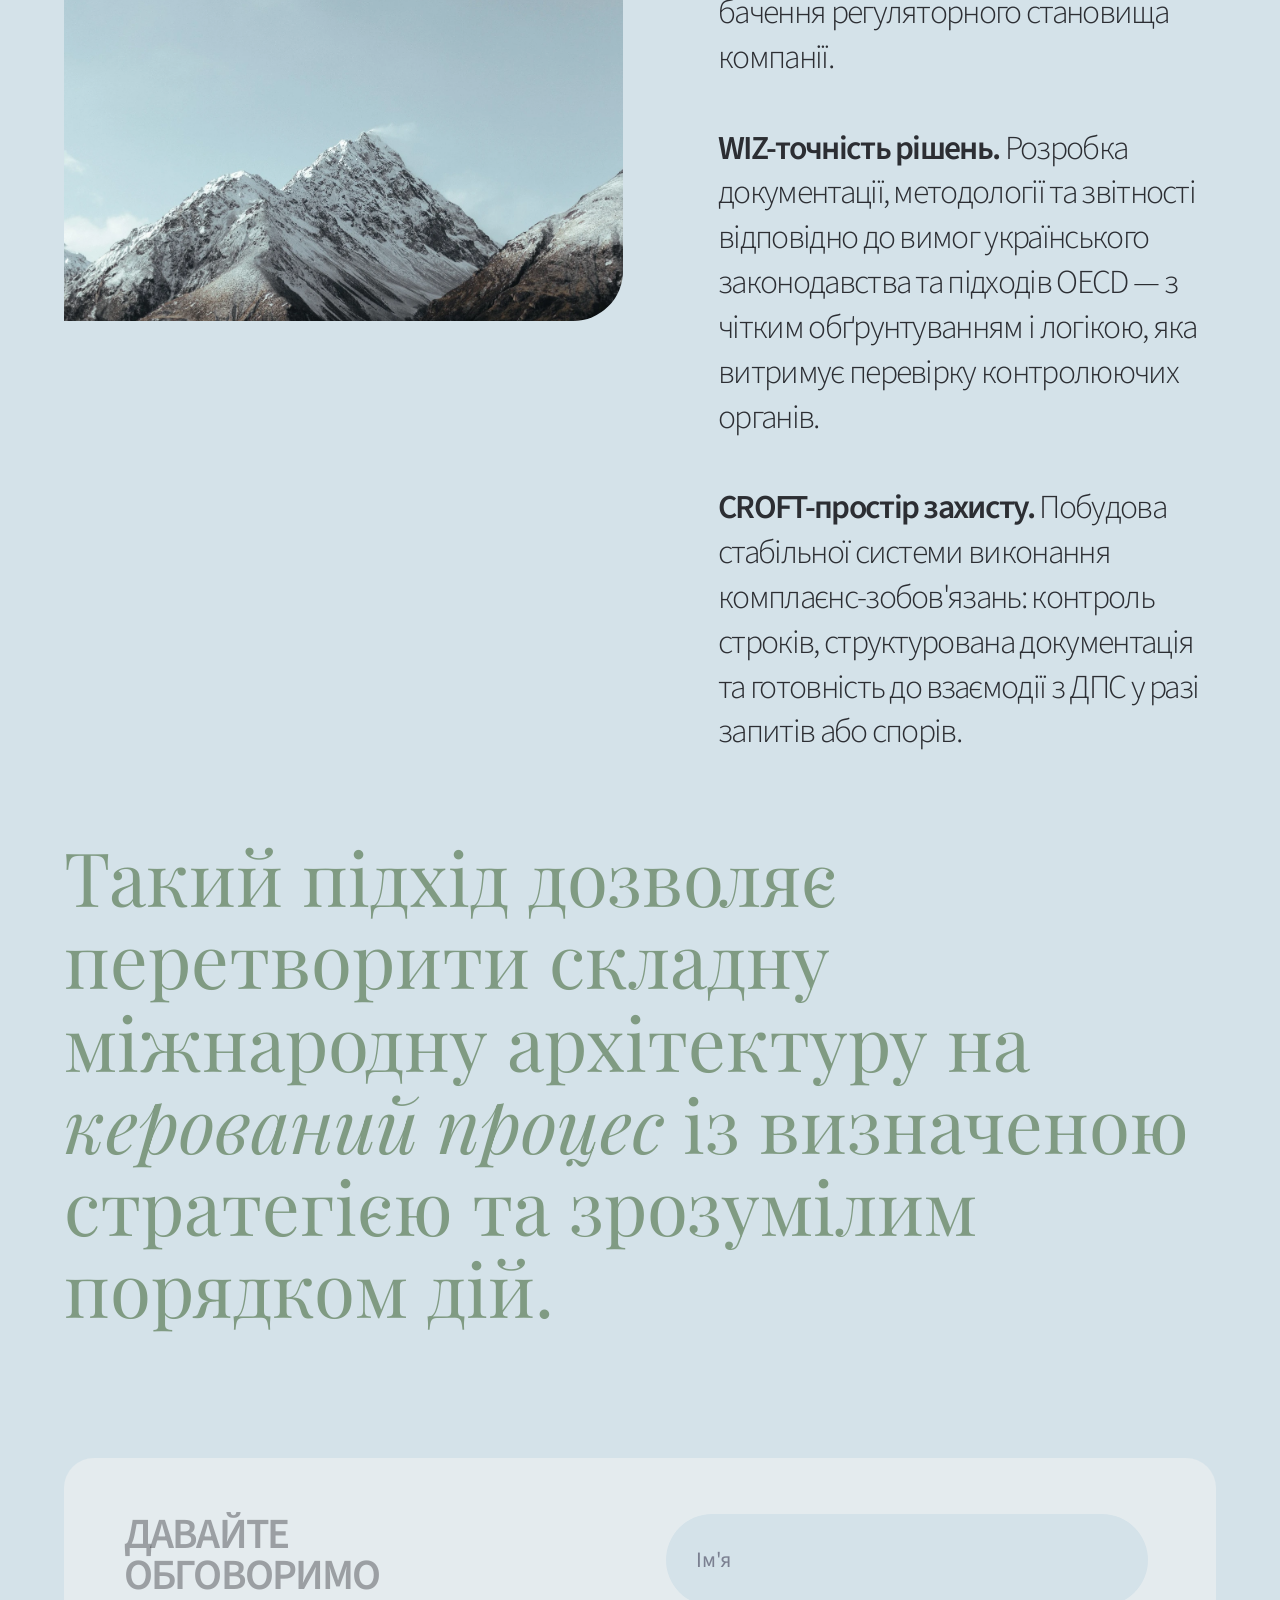
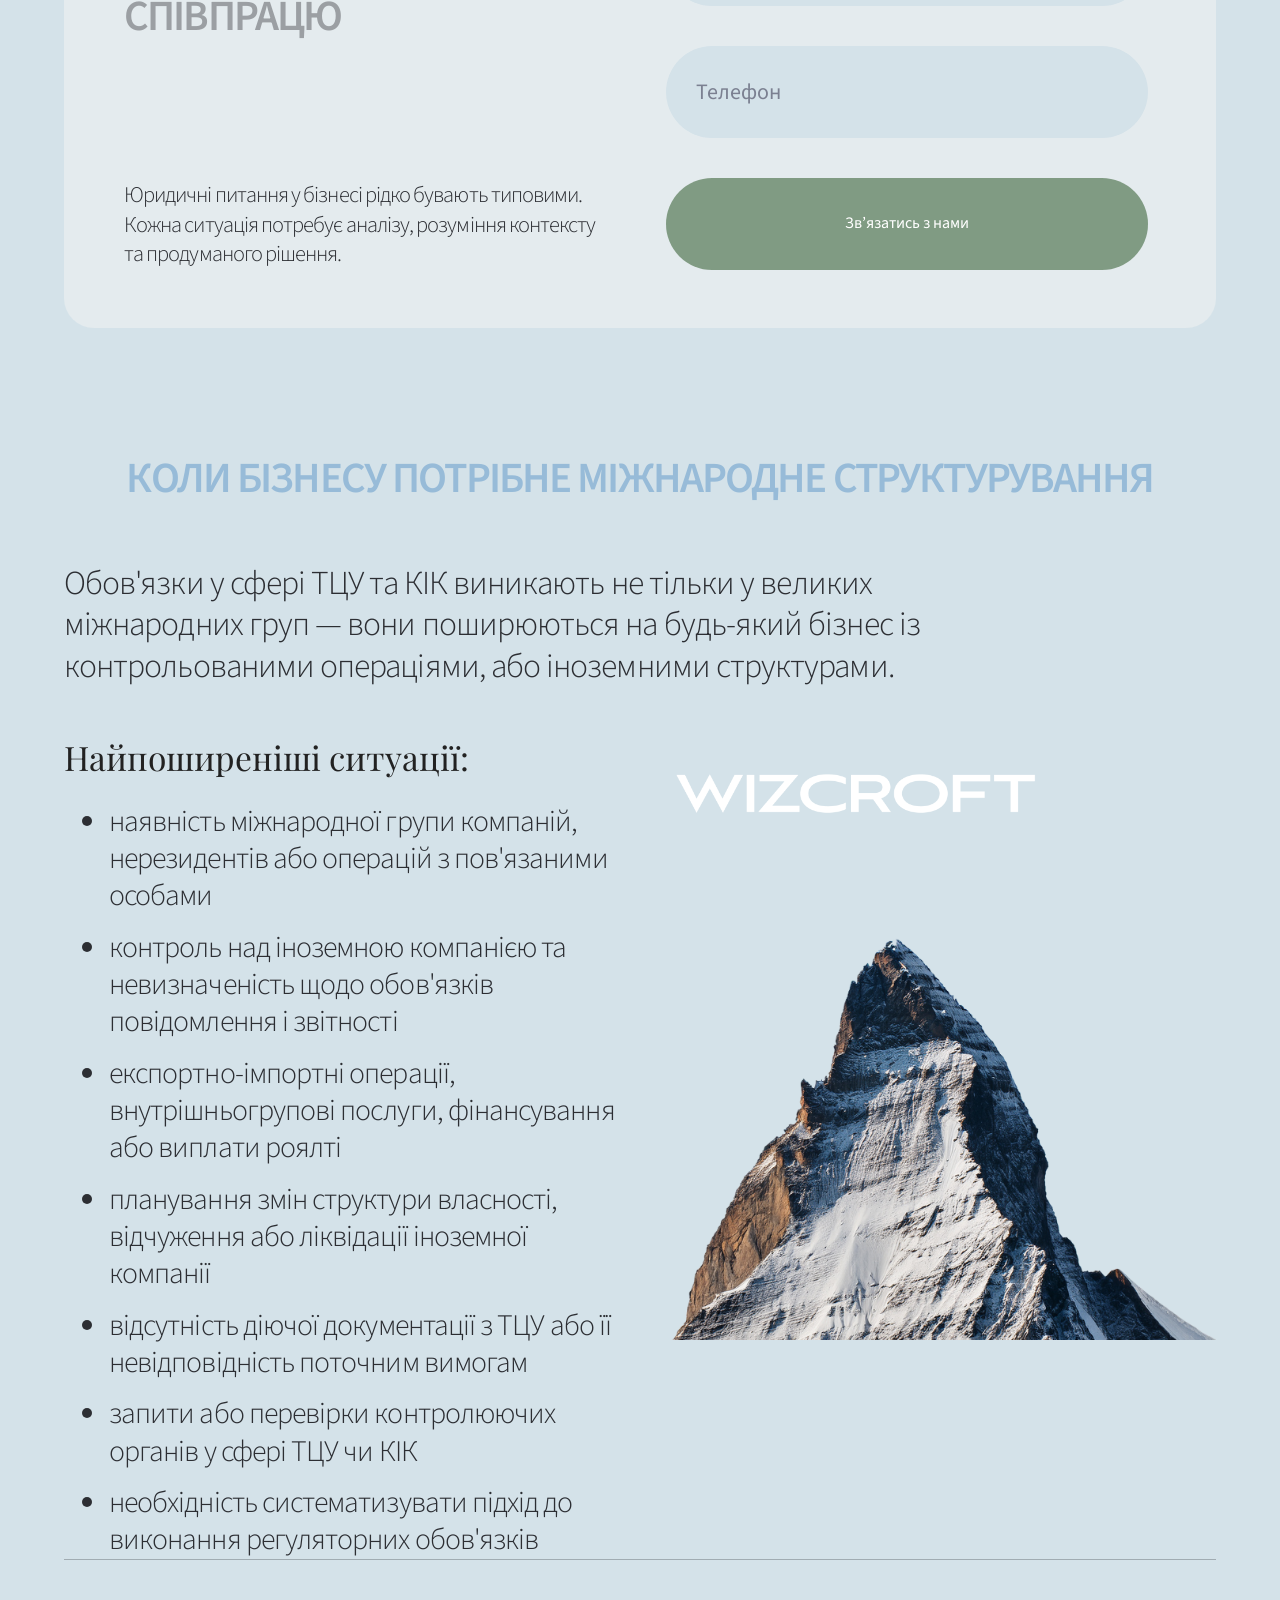
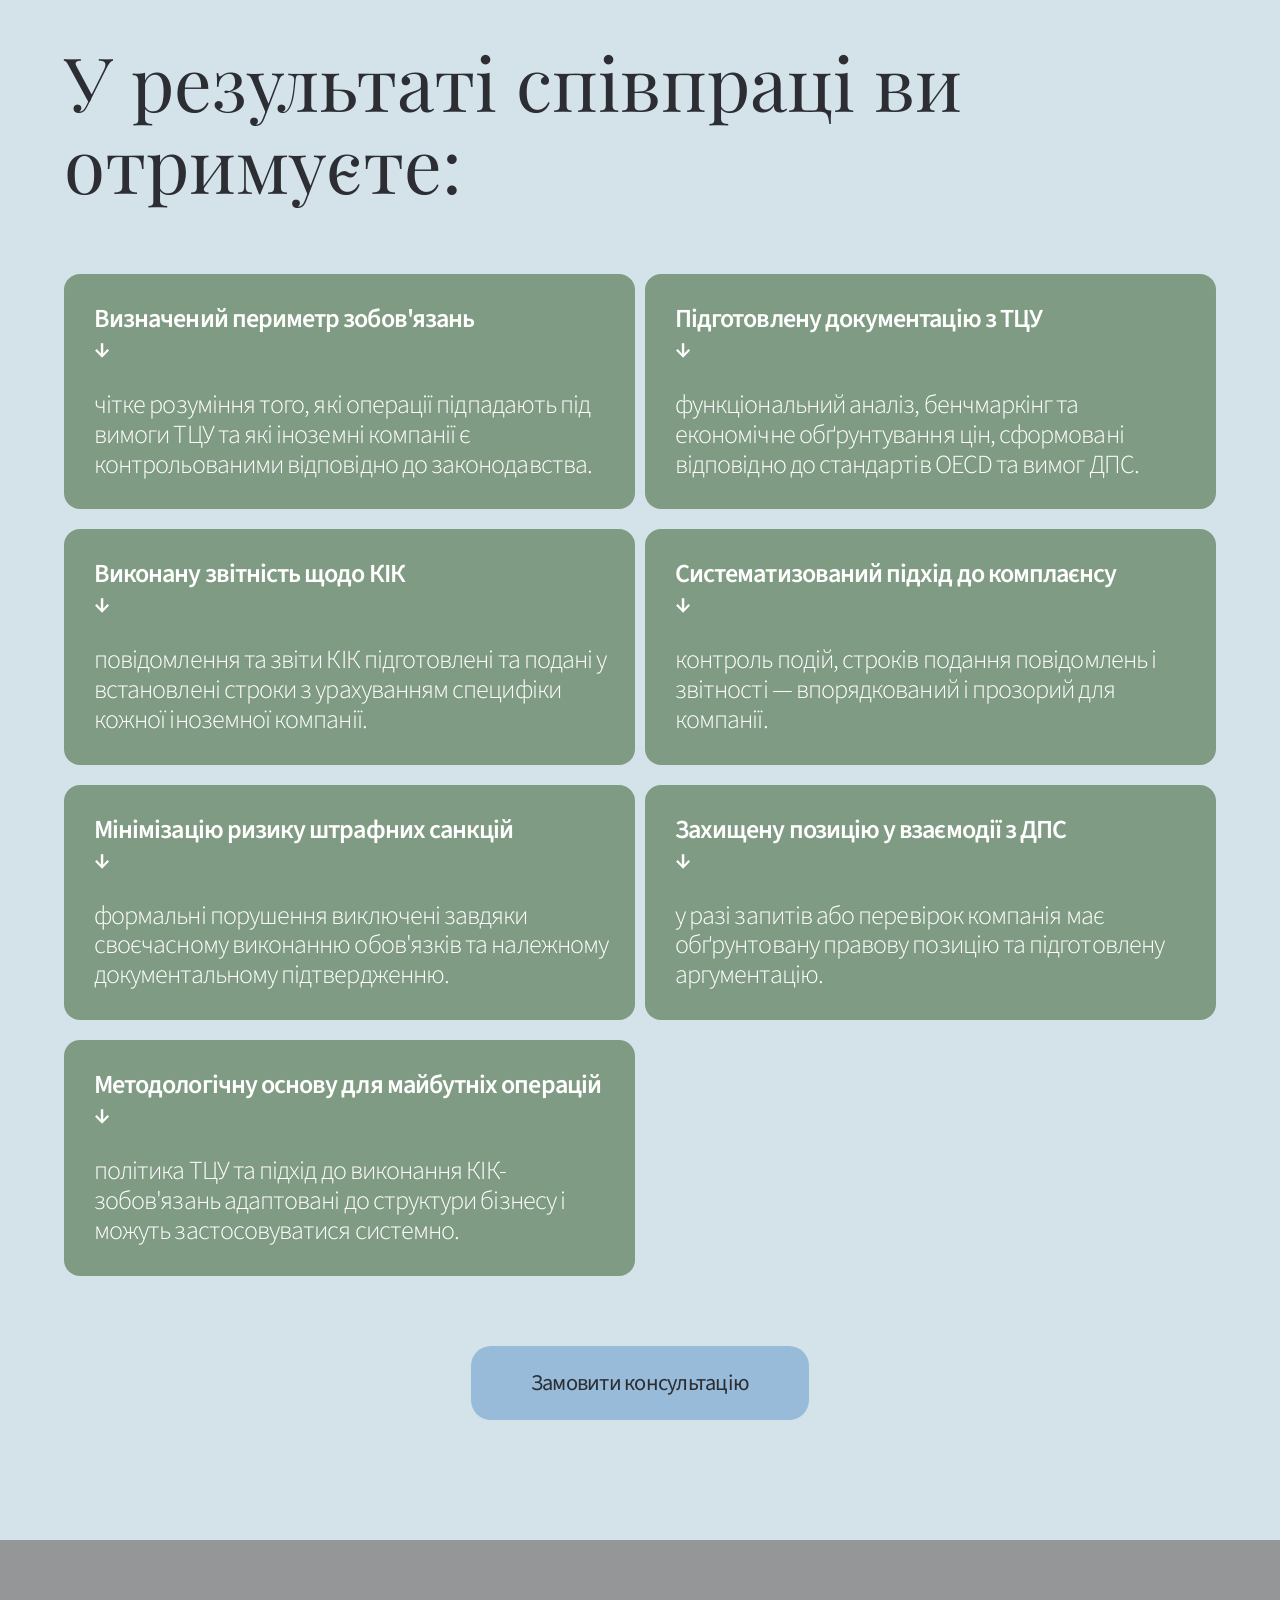
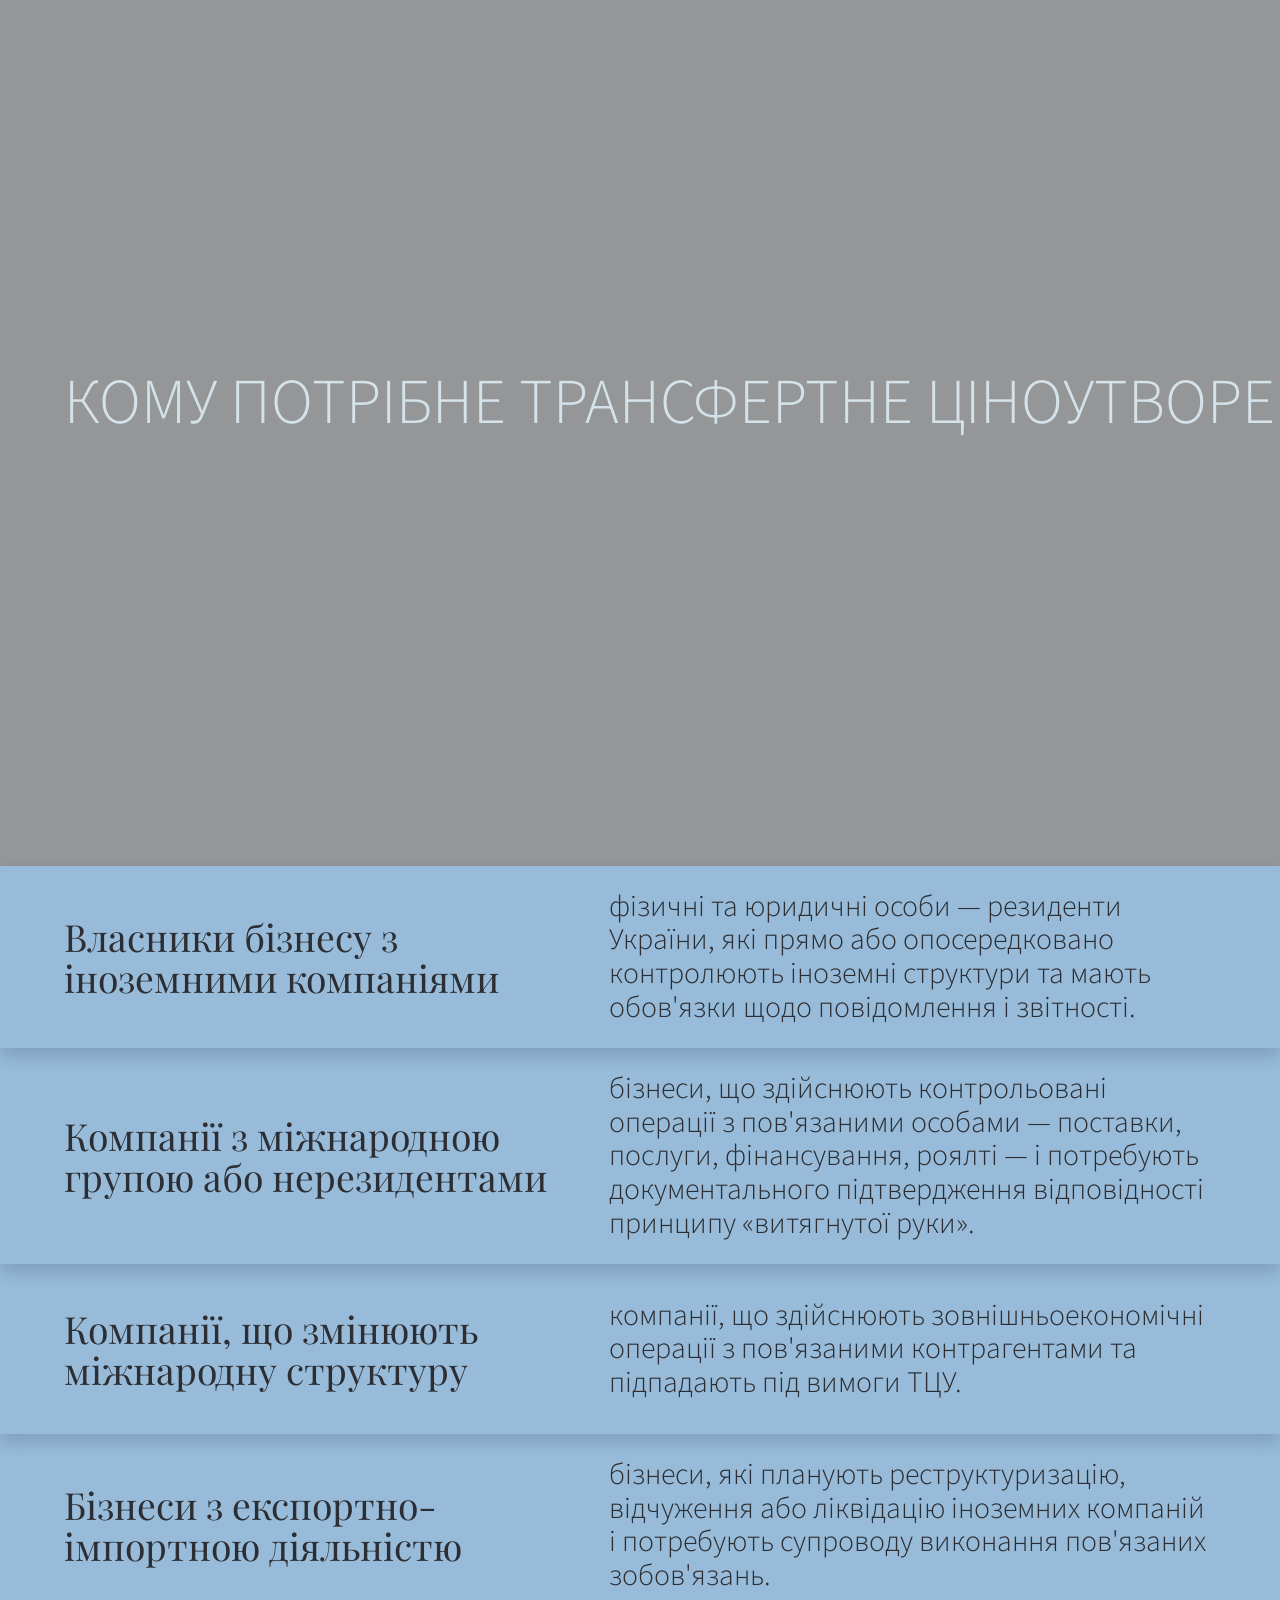
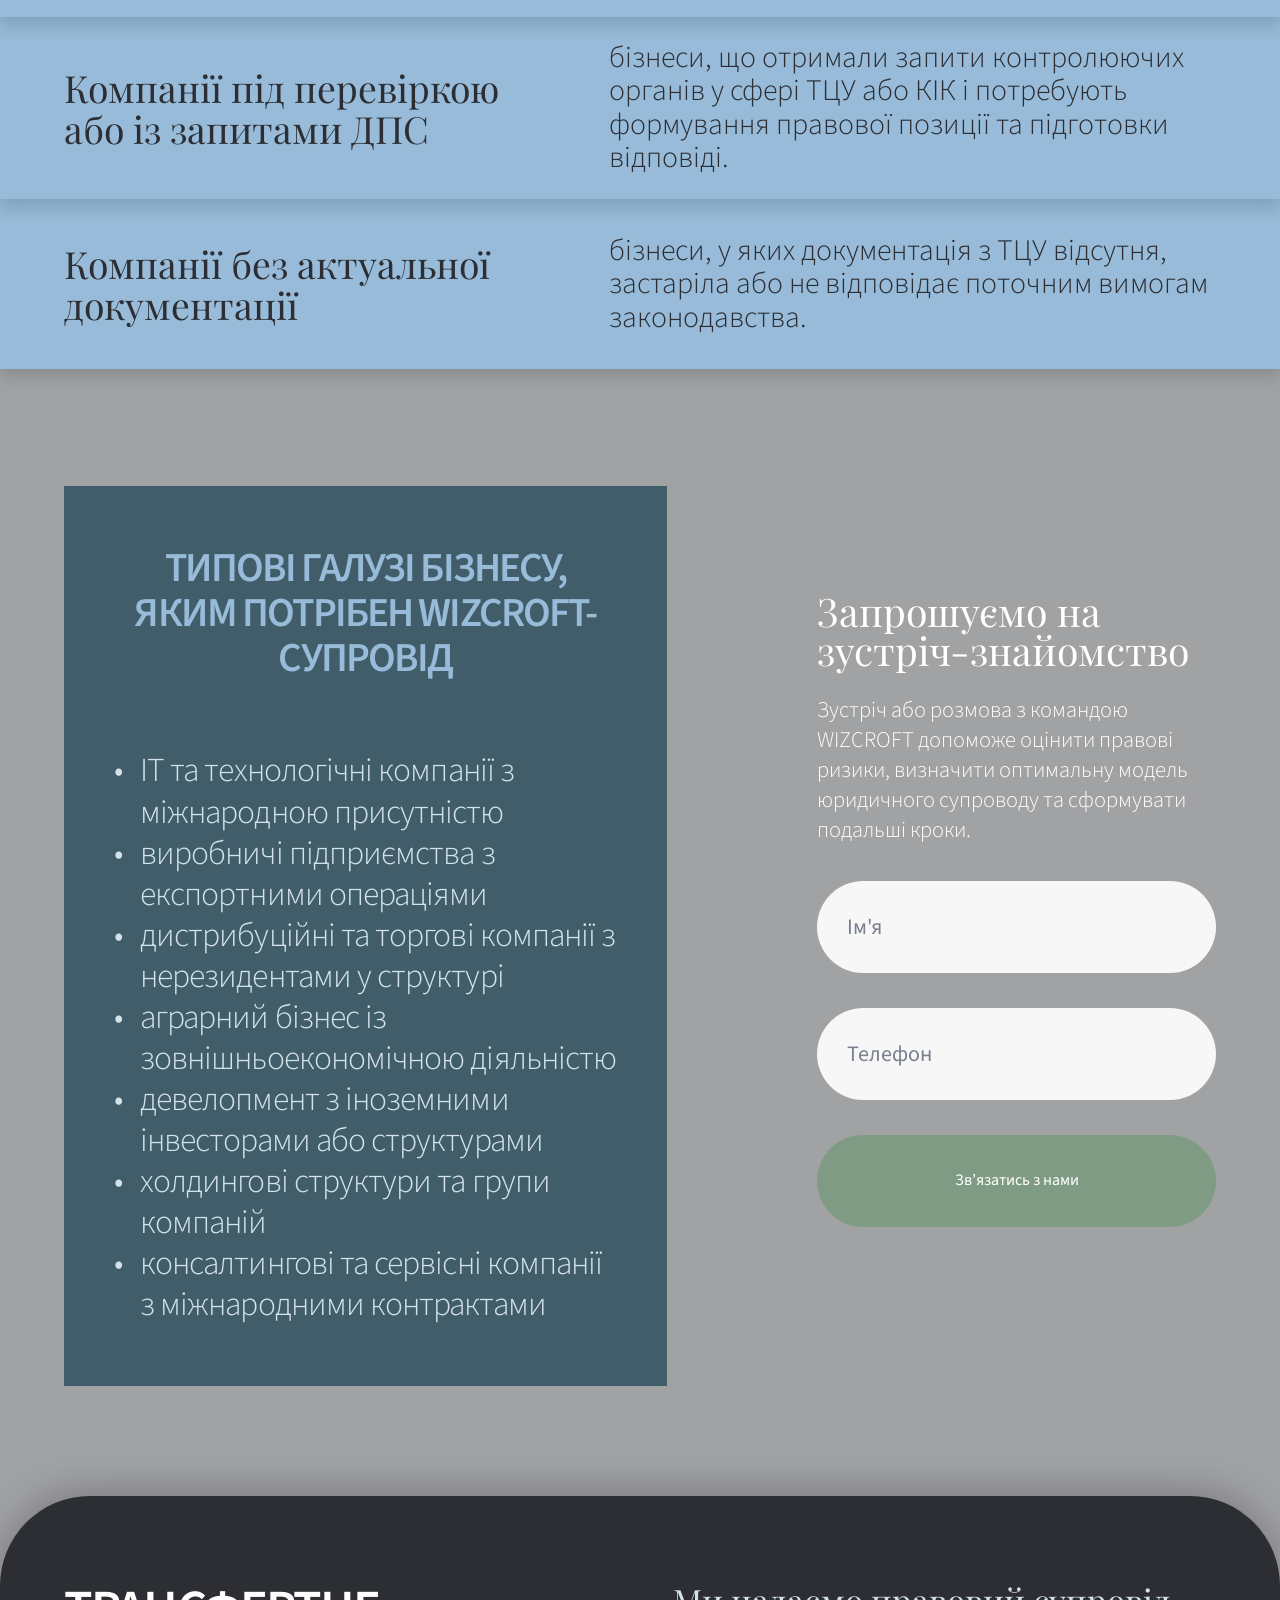
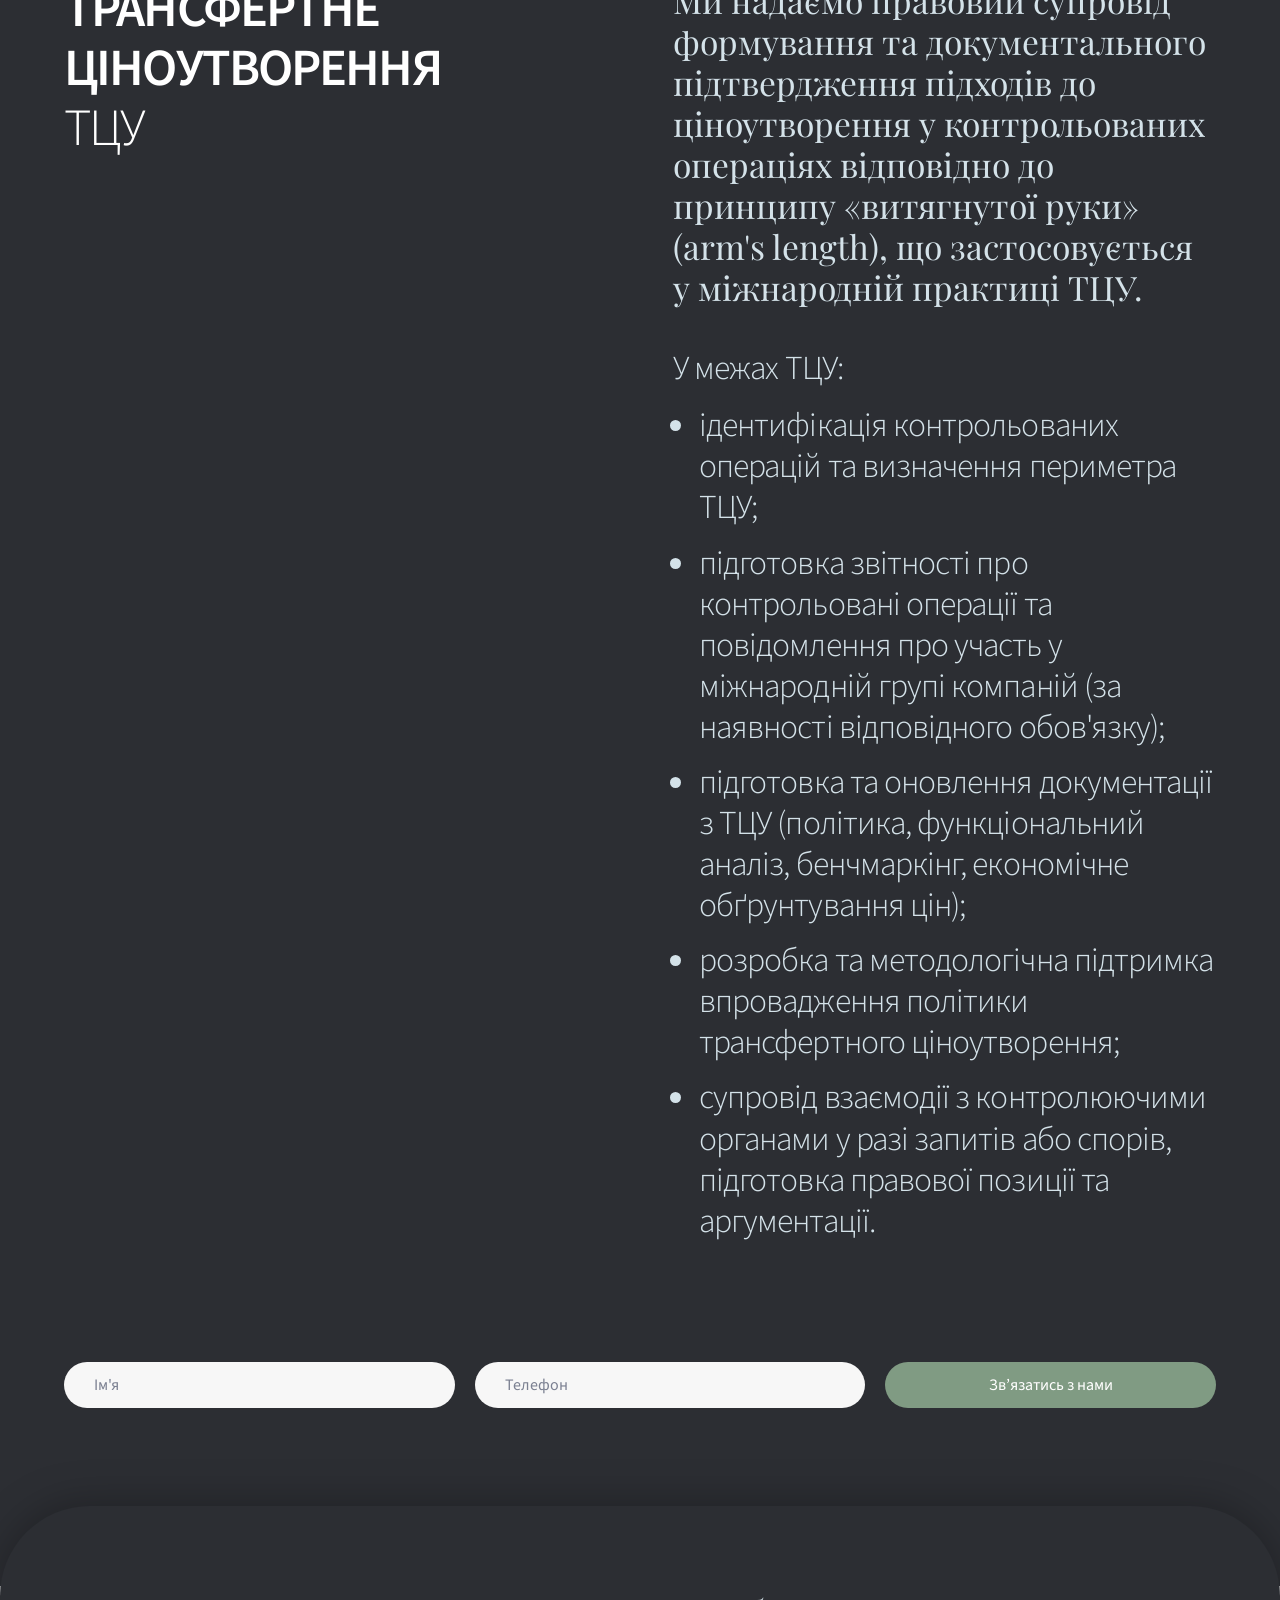
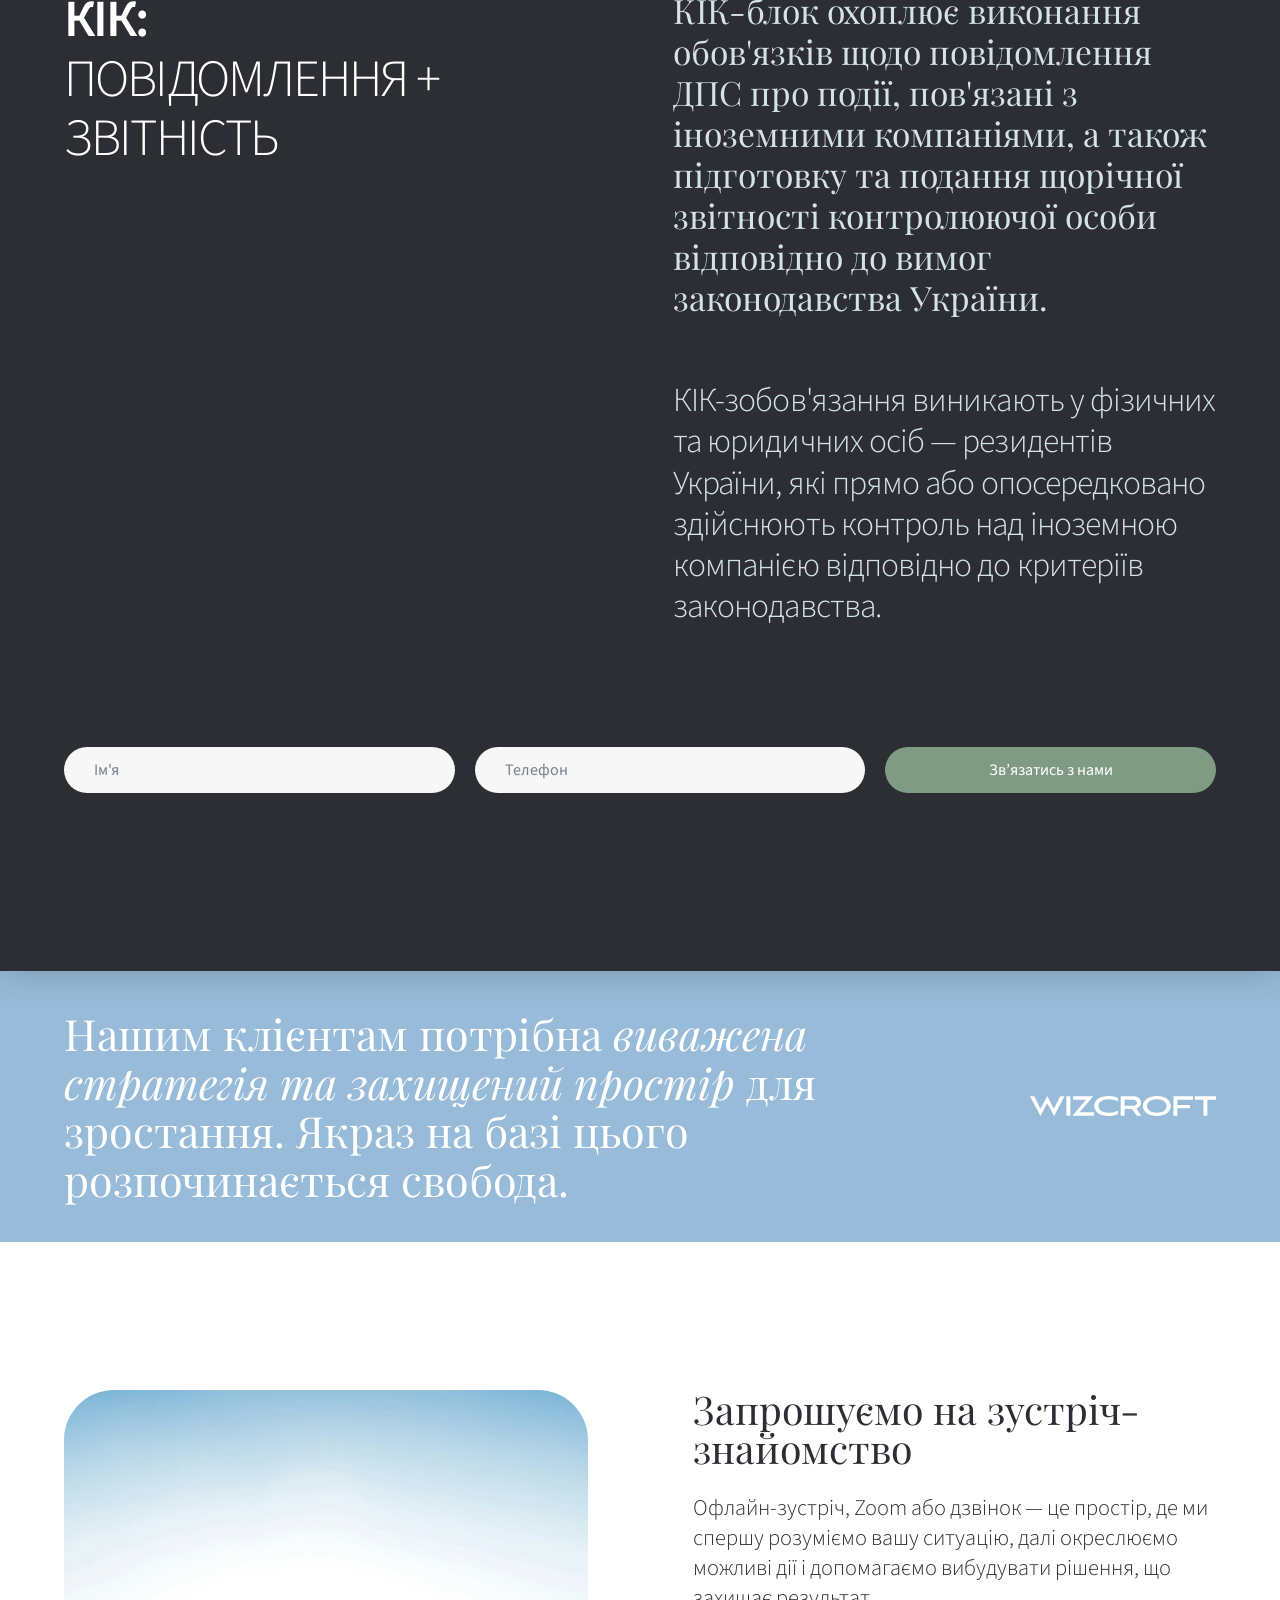
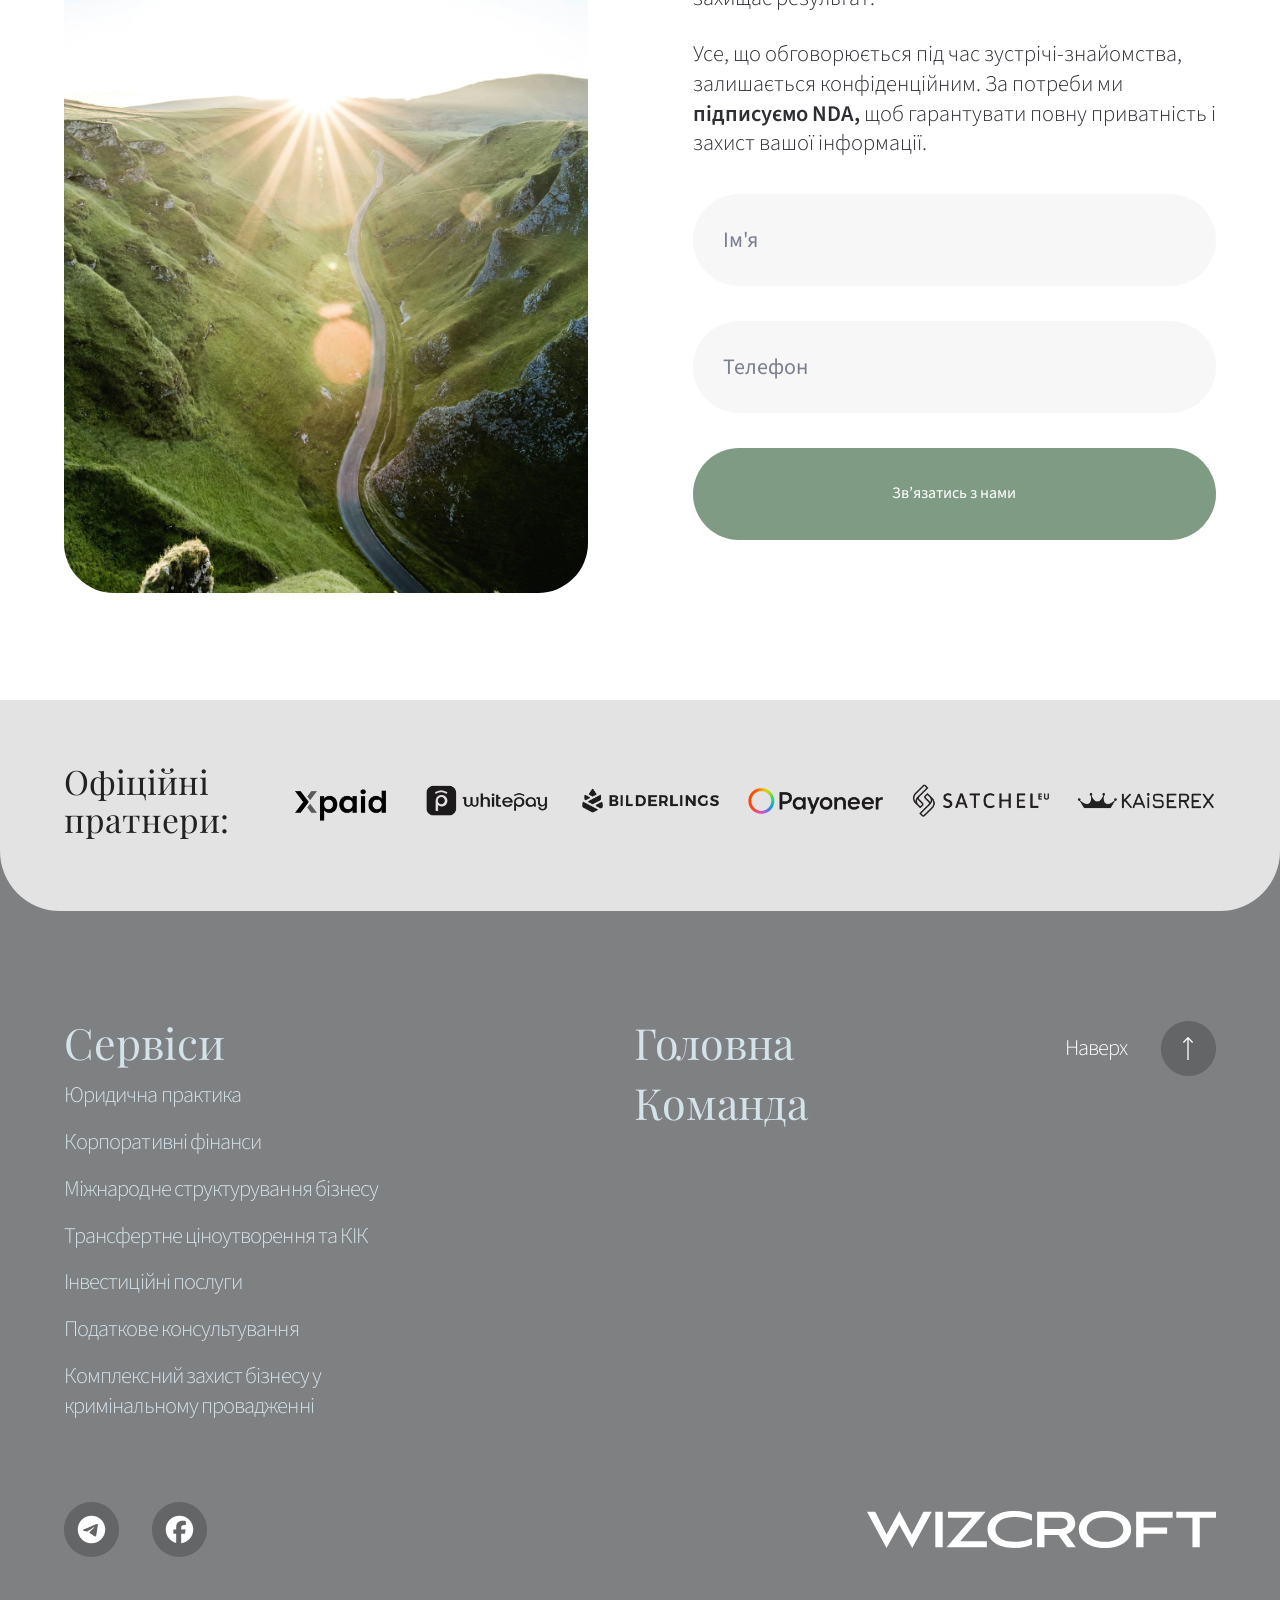
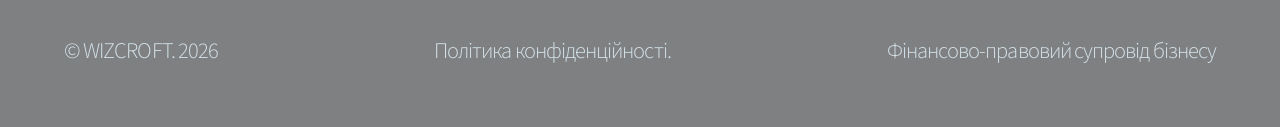
<file: tcu-kik.html>
<!DOCTYPE html>
<html lang="uk">
<head>
  <meta charset="UTF-8">
  <meta name="viewport" content="width=device-width, initial-scale=1.0">
  <title>WIZCROFT — Трансфертне ціноутворення та КІК</title>
  <meta name="description" content="Правовий супровід виконання зобов'язань у сфері трансфертного ціноутворення та контрольованих іноземних компаній — від ідентифікації обов'язків до документації та звітності.">
  <link rel="icon" href="favicon.ico" sizes="any">
  <link rel="stylesheet" href="css/fonts.css">
  <link rel="stylesheet" href="css/style.css">
</head>
<!-- page-tcu swaps the shared fixed background to this page's hero image -->
<body class="page-legal page-tcu">
  <div class="fixed-bg" aria-hidden="true"></div>

  <div class="page">

    <!-- ============================ HERO ============================ -->
    <header class="hero hero--legal">
      <div class="hero__overlay" aria-hidden="true"></div>

      <div class="hero__inner container">
        <div class="hero__bar">
          <a href="index.html" class="hero__logo" aria-label="WIZCROFT — на головну">
            <img src="img/logo/logo-header.svg" alt="WIZCROFT">
          </a>
          <button class="nav-toggle" id="nav-toggle" aria-label="Меню" aria-expanded="false" aria-controls="hero-nav">
            <span></span><span></span><span></span>
          </button>
          <nav class="hero__nav" id="hero-nav" aria-label="Головне меню">
            <a href="index.html" class="nav__item">Головна</a>
            <span class="nav__services">
              <span class="nav__item nav__item--services">Сервіси</span>
              <span class="hero__chevron" aria-hidden="true"><img src="img/icons/chevron.svg" alt="" width="14" height="7"></span>
              <ul class="services-menu">
                <li><a href="legal.html">Юридична практика</a></li>
                <li><a href="corporate.html">Корпоративні фінанси</a></li>
                <li><a href="international.html">Міжнародне структурування бізнесу</a></li>
                <li><a href="tcu-kik.html">Трансфертне ціноутворення та КІК</a></li>
                <li><a href="investment.html">Інвестиційні послуги</a></li>
                <li><a href="tax.html">Податкове консультування</a></li>
                <li><a href="criminal.html">Комплексний захист бізнесу у кримінальному провадженні</a></li>
              </ul>
            </span>
            <a href="#result" class="nav__item">Результат</a>
            <a href="#contacts" class="nav__item">Контакти</a>
          </nav>
        </div>

        <div class="hero__content hero__content--legal">
          <div class="hero__main">
            <h1 class="lhero__title">Трансфертне ціноутворення та КІК</h1>
            <p class="lhero__sub">Правовий супровід виконання зобов'язань у сфері трансфертного ціноутворення та контрольованих іноземних компаній — від ідентифікації обов'язків до підготовки документації та звітності.</p>
            <p class="lhero__lead">Ми допомагаємо бізнесу системно закривати два ключові вузли міжнародного комплаєнсу, які найчастіше стають предметом податкових перевірок: ТЦУ та КІК.</p>
            <a href="#contacts" class="btn btn--green hero__cta">Підібрати рішення</a>
          </div>
          <aside class="founder">
            <img src="img/team/hero-founder.png" alt="Євген Кондратьєв, Founder & CEO" class="founder__img" width="160" height="160">
            <p class="founder__name">Євген Кондратьєв</p>
            <p class="founder__role">ФОП «Кондратьєв»</p>
          </aside>
        </div>
      </div>
    </header>

    <main>
    <!-- ============================ BLOCK 2 — APPROACH + BENEFITS ============================ -->
    <section class="intro intro--corp" id="result">
      <div class="intro__inner container">
        <div class="intro__top">
          <div class="intro__img2 intro__img2--legal">
            <img src="img/bg/Image-tcukik-2.png" alt="Трансфертне ціноутворення та КІК — WIZCROFT" loading="lazy">
          </div>
          <div class="intro__paras lpoints">
            <p class="lpoint"><span class="w-ss-semibold">WISE-стратегічне розуміння.</span><span class="w-ss-light"> Глибокий аналіз структури бізнесу, контрольованих операцій та іноземних компаній. Ми визначаємо повний периметр зобов'язань щодо ТЦУ та КІК і формуємо системне бачення регуляторного становища компанії.</span></p>
            <p class="lpoint"><span class="w-ss-semibold">WIZ-точність рішень.</span><span class="w-ss-light"> Розробка документації, методології та звітності відповідно до вимог українського законодавства та підходів OECD — з чітким обґрунтуванням і логікою, яка витримує перевірку контролюючих органів.</span></p>
            <p class="lpoint"><span class="w-ss-semibold">CROFT-простір захисту. </span><span class="w-ss-light">Побудова стабільної системи виконання комплаєнс-зобов'язань: контроль строків, структурована документація та готовність до взаємодії з ДПС у разі запитів або спорів.</span></p>
          </div>
        </div>

        <h2 class="intro__headline lquote">Такий підхід дозволяє перетворити складну міжнародну архітектуру на <span class="w-pf-italic">керований процес</span> із визначеною стратегією та зрозумілим порядком дій.</h2>

        <!-- cowork CTA card -->
        <div class="cowork">
          <div class="cowork__text">
            <h3 class="cowork__title">давайте<br>обговоримо<br>співпрацю</h3>
            <p class="cowork__lead">Юридичні питання у бізнесі рідко бувають типовими. Кожна ситуація потребує аналізу, розуміння контексту та продуманого рішення.</p>
          </div>
          <form class="cowork__form contact-form js-w3form" action="https://api.web3forms.com/submit" method="POST" novalidate>
            <input type="hidden" name="access_key" value="YOUR_ACCESS_KEY_HERE">
            <input type="hidden" name="subject" value="Заявка: ТЦУ та КІК (співпраця)">
            <input type="checkbox" name="botcheck" class="visually-hidden" style="display:none" tabindex="-1" autocomplete="off">
            <div class="field"><input type="text" name="name" class="field__input field__input--light" placeholder="Ім'я" required autocomplete="name"></div>
            <div class="field"><input type="tel" name="phone" class="field__input field__input--light" placeholder="Телефон" required autocomplete="tel" inputmode="tel"></div>
            <button type="submit" class="form__submit">Зв’язатись з нами</button>
            <p class="form__result" role="status" aria-live="polite"></p>
          </form>
        </div>

        <!-- when the business needs TP / CFC -->
        <div class="when">
          <h2 class="when__title">Коли бізнесу потрібне міжнародне структурування</h2>
          <p class="when__intro">Обов'язки у сфері ТЦУ та КІК виникають не тільки у великих міжнародних груп — вони поширюються на будь-який бізнес із контрольованими операціями, або іноземними структурами.</p>
          <div class="when__cols">
            <div class="when__cases">
              <p class="when__label">Найпоширеніші ситуації:</p>
              <ul class="when__list">
                <li>наявність міжнародної групи компаній, нерезидентів або операцій з пов'язаними особами</li>
                <li>контроль над іноземною компанією та невизначеність щодо обов'язків повідомлення і звітності</li>
                <li>експортно-імпортні операції, внутрішньогрупові послуги, фінансування або виплати роялті</li>
                <li>планування змін структури власності, відчуження або ліквідації іноземної компанії</li>
                <li>відсутність діючої документації з ТЦУ або її невідповідність поточним вимогам</li>
                <li>запити або перевірки контролюючих органів у сфері ТЦУ чи КІК</li>
                <li>необхідність систематизувати підхід до виконання регуляторних обов'язків</li>
              </ul>
            </div>
            <div class="when__illus">
              <img src="img/bg/corp-chart-1.png" alt="Приклад комплаєнс-аналітики" class="when__illus-base" loading="lazy">
              <img src="img/bg/corp-chart-2.png" alt="" aria-hidden="true" class="when__illus-card" loading="lazy">
            </div>
          </div>
        </div>

        <hr class="when__divider">

        <h2 class="intro__headline lresult-title">У результаті співпраці ви отримуєте:</h2>

        <div class="benefit-grid">
          <article class="benefit-card">
            <h3 class="benefit-card__title">Визначений периметр зобов'язань<span class="benefit-card__arrow">↓</span></h3>
            <p class="benefit-card__text">чітке розуміння того, які операції підпадають під вимоги ТЦУ та які іноземні компанії є контрольованими відповідно до законодавства.</p>
          </article>
          <article class="benefit-card">
            <h3 class="benefit-card__title">Підготовлену документацію з ТЦУ<span class="benefit-card__arrow">↓</span></h3>
            <p class="benefit-card__text">функціональний аналіз, бенчмаркінг та економічне обґрунтування цін, сформовані відповідно до стандартів OECD та вимог ДПС.</p>
          </article>
          <article class="benefit-card">
            <h3 class="benefit-card__title">Виконану звітність щодо КІК<span class="benefit-card__arrow">↓</span></h3>
            <p class="benefit-card__text">повідомлення та звіти КІК підготовлені та подані у встановлені строки з урахуванням специфіки кожної іноземної компанії.</p>
          </article>
          <article class="benefit-card">
            <h3 class="benefit-card__title">Систематизований підхід до комплаєнсу<span class="benefit-card__arrow">↓</span></h3>
            <p class="benefit-card__text">контроль подій, строків подання повідомлень і звітності — впорядкований і прозорий для компанії.</p>
          </article>
          <article class="benefit-card">
            <h3 class="benefit-card__title">Мінімізацію ризику штрафних санкцій<span class="benefit-card__arrow">↓</span></h3>
            <p class="benefit-card__text">формальні порушення виключені завдяки своєчасному виконанню обов'язків та належному документальному підтвердженню.</p>
          </article>
          <article class="benefit-card">
            <h3 class="benefit-card__title">Захищену позицію у взаємодії з ДПС<span class="benefit-card__arrow">↓</span></h3>
            <p class="benefit-card__text">у разі запитів або перевірок компанія має обґрунтовану правову позицію та підготовлену аргументацію.</p>
          </article>
          <article class="benefit-card">
            <h3 class="benefit-card__title">Методологічну основу для майбутніх операцій<span class="benefit-card__arrow">↓</span></h3>
            <p class="benefit-card__text">політика ТЦУ та підхід до виконання КІК-зобов'язань адаптовані до структури бізнесу і можуть застосовуватися системно.</p>
          </article>
        </div>

        <a href="#contacts" class="btn btn--blue intro__cta">Замовити консультацію</a>
      </div>
    </section>

    <!-- ============================ AUDIENCE INTRO (over the parallax image) ============================ -->
    <section class="aud-intro">
      <div class="aud-intro__inner container">
        <h2 class="aud-intro__title">Кому потрібне трансфертне ціноутворення та КІК WIZCROFT</h2>
        <p class="aud-intro__text">Послуга орієнтована на компанії та фізичних осіб, діяльність яких охоплює міжнародні структури або операції з пов'язаними нерезидентами. <span class="w-ss-semibold">Найчастіше до нас звертаються:</span></p>
      </div>
    </section>

    <!-- ============================ AUDIENCE BARS ============================ -->
    <div class="aud-list">
      <div class="aud-bar"><div class="aud-bar__inner container">
        <h3 class="aud-bar__title">Власники бізнесу з іноземними компаніями</h3>
        <p class="aud-bar__text">фізичні та юридичні особи — резиденти України, які прямо або опосередковано контролюють іноземні структури та мають обов'язки щодо повідомлення і звітності.</p>
      </div></div>
      <div class="aud-bar"><div class="aud-bar__inner container">
        <h3 class="aud-bar__title">Компанії з міжнародною групою або нерезидентами</h3>
        <p class="aud-bar__text">бізнеси, що здійснюють контрольовані операції з пов'язаними особами — поставки, послуги, фінансування, роялті — і потребують документального підтвердження відповідності принципу «витягнутої руки».</p>
      </div></div>
      <div class="aud-bar"><div class="aud-bar__inner container">
        <h3 class="aud-bar__title">Компанії, що змінюють міжнародну структуру</h3>
        <p class="aud-bar__text">компанії, що здійснюють зовнішньоекономічні операції з пов'язаними контрагентами та підпадають під вимоги ТЦУ.</p>
      </div></div>
      <div class="aud-bar"><div class="aud-bar__inner container">
        <h3 class="aud-bar__title">Бізнеси з експортно-імпортною діяльністю</h3>
        <p class="aud-bar__text">бізнеси, які планують реструктуризацію, відчуження або ліквідацію іноземних компаній і потребують супроводу виконання пов'язаних зобов'язань.</p>
      </div></div>
      <div class="aud-bar"><div class="aud-bar__inner container">
        <h3 class="aud-bar__title">Компанії під перевіркою або із запитами ДПС</h3>
        <p class="aud-bar__text">бізнеси, що отримали запити контролюючих органів у сфері ТЦУ або КІК і потребують формування правової позиції та підготовки відповіді.</p>
      </div></div>
      <div class="aud-bar"><div class="aud-bar__inner container">
        <h3 class="aud-bar__title">Компанії без актуальної документації</h3>
        <p class="aud-bar__text">бізнеси, у яких документація з ТЦУ відсутня, застаріла або не відповідає поточним вимогам законодавства.</p>
      </div></div>
    </div>

    <!-- ============================ PARALLAX GAP ============================ -->
    <section class="parallax-gap">
      <div class="parallax-gap__inner container">
        <aside class="industries">
          <h2 class="industries__title">Типові галузі бізнесу, яким потрібен WIZCROFT-супровід</h2>
          <ul class="industries__list">
            <li>IT та технологічні компанії з міжнародною присутністю</li>
            <li>виробничі підприємства з експортними операціями</li>
            <li>дистрибуційні та торгові компанії з нерезидентами у структурі</li>
            <li>аграрний бізнес із зовнішньоекономічною діяльністю</li>
            <li>девелопмент з іноземними інвесторами або структурами</li>
            <li>холдингові структури та групи компаній</li>
            <li>консалтингові та сервісні компанії з міжнародними контрактами</li>
          </ul>
        </aside>
        <div class="meeting">
          <h2 class="meeting__title">Запрошуємо на зустріч-знайомство</h2>
          <p class="meeting__text">Зустріч або розмова з командою WIZCROFT допоможе оцінити правові ризики, визначити оптимальну модель юридичного супроводу та сформувати подальші кроки.</p>
          <form class="contact-form js-w3form" action="https://api.web3forms.com/submit" method="POST" novalidate>
            <input type="hidden" name="access_key" value="YOUR_ACCESS_KEY_HERE">
            <input type="hidden" name="subject" value="Заявка: ТЦУ та КІК (зустріч)">
            <input type="checkbox" name="botcheck" class="visually-hidden" style="display:none" tabindex="-1" autocomplete="off">
            <div class="field"><input type="text" name="name" class="field__input" placeholder="Ім'я" required autocomplete="name"></div>
            <div class="field"><input type="tel" name="phone" class="field__input" placeholder="Телефон" required autocomplete="tel" inputmode="tel"></div>
            <button type="submit" class="form__submit">Зв’язатись з нами</button>
            <p class="form__result" role="status" aria-live="polite"></p>
          </form>
        </div>
      </div>
    </section>

    <!-- ============================ SERVICE PANELS (dark, stacked) ============================ -->
    <div class="svc-stack">
      <section class="svc-block">
        <div class="svc-block__inner container">
          <div class="svc-block__cols">
            <h2 class="svc-block__title">Трансфертне ціноутворення<span class="svc-block__title-sub">ТЦУ</span></h2>
            <div class="svc-block__body">
              <p class="svc-block__desc">Ми надаємо правовий супровід формування та документального підтвердження підходів до ціноутворення у контрольованих операціях відповідно до принципу «витягнутої руки» (arm's length), що застосовується у міжнародній практиці ТЦУ.</p>
              <p class="svc-block__sublabel">У межах ТЦУ:</p>
              <ul class="svc-block__sublist">
                <li>ідентифікація контрольованих операцій та визначення периметра ТЦУ;</li>
                <li>підготовка звітності про контрольовані операції та повідомлення про участь у міжнародній групі компаній (за наявності відповідного обов'язку);</li>
                <li>підготовка та оновлення документації з ТЦУ (політика, функціональний аналіз, бенчмаркінг, економічне обґрунтування цін);</li>
                <li>розробка та методологічна підтримка впровадження політики трансфертного ціноутворення;</li>
                <li>супровід взаємодії з контролюючими органами у разі запитів або спорів, підготовка правової позиції та аргументації.</li>
              </ul>
            </div>
          </div>
          <form class="svc-form js-w3form" action="https://api.web3forms.com/submit" method="POST" novalidate>
            <input type="hidden" name="access_key" value="YOUR_ACCESS_KEY_HERE">
            <input type="hidden" name="subject" value="Заявка: Трансфертне ціноутворення (ТЦУ)">
            <input type="checkbox" name="botcheck" class="visually-hidden" style="display:none" tabindex="-1" autocomplete="off">
            <input type="text" name="name" class="svc-form__input" placeholder="Ім'я" required autocomplete="name">
            <input type="tel" name="phone" class="svc-form__input" placeholder="Телефон" required autocomplete="tel" inputmode="tel">
            <button type="submit" class="svc-form__submit">Зв’язатись з нами</button>
            <p class="form__result" role="status" aria-live="polite"></p>
          </form>
        </div>
      </section>

      <section class="svc-block">
        <div class="svc-block__inner container">
          <div class="svc-block__cols">
            <h2 class="svc-block__title">КІК:<span class="svc-block__title-sub">повідомлення + звітність</span></h2>
            <div class="svc-block__body">
              <p class="svc-block__desc">КІК-блок охоплює виконання обов'язків щодо повідомлення ДПС про події, пов'язані з іноземними компаніями, а також підготовку та подання щорічної звітності контролюючої особи відповідно до вимог законодавства України.</p>
              <p class="svc-block__note">КІК-зобов'язання виникають у фізичних та юридичних осіб — резидентів України, які прямо або опосередковано здійснюють контроль над іноземною компанією відповідно до критеріїв законодавства.</p>
            </div>
          </div>
          <form class="svc-form js-w3form" action="https://api.web3forms.com/submit" method="POST" novalidate>
            <input type="hidden" name="access_key" value="YOUR_ACCESS_KEY_HERE">
            <input type="hidden" name="subject" value="Заявка: КІК — повідомлення та звітність">
            <input type="checkbox" name="botcheck" class="visually-hidden" style="display:none" tabindex="-1" autocomplete="off">
            <input type="text" name="name" class="svc-form__input" placeholder="Ім'я" required autocomplete="name">
            <input type="tel" name="phone" class="svc-form__input" placeholder="Телефон" required autocomplete="tel" inputmode="tel">
            <button type="submit" class="svc-form__submit">Зв’язатись з нами</button>
            <p class="form__result" role="status" aria-live="polite"></p>
          </form>
        </div>
      </section>
    </div>

    <!-- ============================ BLOCK 3 — FREEDOM (shared) ============================ -->
    <section class="freedom">
      <div class="freedom__inner container">
        <p class="freedom__quote">Нашим клієнтам потрібна <span class="w-pf-italic">виважена стратегія та захищений простір</span> для зростання. Якраз на базі цього розпочинається свобода. </p>
        <img src="img/icons/freedom-line.svg" alt="" class="freedom__line" loading="lazy" aria-hidden="true" width="186" height="20">
      </div>
    </section>

    <!-- ============================ BLOCK 4 — CONTACT (shared) ============================ -->
    <section class="block4" id="contacts">
      <div class="block4__inner container">
        <div class="contact">
          <div class="contact__media">
            <img src="img/bg/Image-form.webp" alt="Зустріч-знайомство з командою WIZCROFT" loading="lazy">
          </div>
          <div class="contact__body">
            <h2 class="contact__heading">Запрошуємо на зустріч-знайомство</h2>
            <p class="contact__intro">Офлайн-зустріч, Zoom або дзвінок — це простір, де ми спершу розуміємо вашу ситуацію, далі окреслюємо можливі дії і допомагаємо вибудувати рішення, що захищає результат.</p>
            <p class="contact__nda">Усе, що обговорюється під час зустрічі-знайомства, залишається конфіденційним. За потреби ми <span class="w-ss-semibold">підписуємо NDA, </span> щоб гарантувати повну приватність і захист вашої інформації.</p>
            <form class="contact-form js-w3form" action="https://api.web3forms.com/submit" method="POST" novalidate>
              <input type="hidden" name="access_key" value="YOUR_ACCESS_KEY_HERE">
              <input type="hidden" name="subject" value="Заявка: ТЦУ та КІК (контакт)">
              <input type="checkbox" name="botcheck" class="visually-hidden" style="display:none" tabindex="-1" autocomplete="off">
              <div class="field"><input type="text" name="name" class="field__input" placeholder="Ім'я" required autocomplete="name"></div>
              <div class="field"><input type="tel" name="phone" class="field__input" placeholder="Телефон" required autocomplete="tel" inputmode="tel"></div>
              <button type="submit" class="form__submit">Зв’язатись з нами</button>
              <p class="form__result" role="status" aria-live="polite"></p>
            </form>
          </div>
        </div>
      </div>
    </section>
    </main>

    <!-- ============================ PARTNERS (shared) ============================ -->
    <section class="partners" aria-label="Офіційні партнери">
      <div class="partners__inner container">
        <h2 class="partners__heading"><span>Офіційні </span><br><span>пратнери:</span></h2>
        <div class="partners__logos">
          <div class="partner"><img src="img/Partners/Logo-partner-01.webp" alt="Логотип партнера 1" loading="lazy"></div>
          <div class="partner"><img src="img/Partners/Logo-partner-02.webp" alt="Логотип партнера 2" loading="lazy"></div>
          <div class="partner"><img src="img/Partners/Logo-partner-03.webp" alt="Логотип партнера 3" loading="lazy"></div>
          <div class="partner"><img src="img/Partners/Logo-partner-04.webp" alt="Логотип партнера 4" loading="lazy"></div>
          <div class="partner"><img src="img/Partners/Logo-partner-05.webp" alt="Логотип партнера 5" loading="lazy"></div>
          <div class="partner"><img src="img/Partners/Logo-partner-06.webp" alt="Логотип партнера 6" loading="lazy"></div>
        </div>
      </div>
    </section>

    <!-- ============================ FOOTER (shared) ============================ -->
    <footer class="footer">
      <div class="footer__overlay" aria-hidden="true"></div>
      <div class="footer__inner container">
        <div class="footer__cols">
          <nav class="footer__services" aria-label="Сервіси">
            <h3 class="footer__col-title">Сервіси</h3>
            <a href="legal.html">Юридична практика</a>
            <a href="corporate.html">Корпоративні фінанси</a>
            <a href="international.html">Міжнародне структурування бізнесу</a>
            <a href="tcu-kik.html">Трансфертне ціноутворення та КІК</a>
            <a href="investment.html">Інвестиційні послуги</a>
            <a href="tax.html">Податкове консультування</a>
            <a href="criminal.html" class="footer__services-multiline">Комплексний захист бізнесу у<br>кримінальному провадженні</a>
          </nav>
          <nav class="footer__nav" aria-label="Навігація">
            <a href="index.html">Головна</a>
            <a href="index.html#team">Команда</a>
          </nav>
          <a href="#" class="footer__top" id="back-to-top">
            <span class="footer__top-label">Наверх</span>
            <span class="footer__top-icon">
              <img src="img/icons/scrolltop-group.svg" alt="" width="55" height="55">
              <img src="img/icons/scrolltop-vector.svg" alt="" class="footer__top-arrow" width="10" height="23">
            </span>
          </a>
        </div>
        <div class="footer__meta">
          <div class="footer__social">
            <a href="#" aria-label="Соцмережа 1"><img src="img/icons/social-01.svg" alt="" width="55" height="55"></a>
            <a href="#" aria-label="Соцмережа 2"><img src="img/icons/social-02.svg" alt="" width="55" height="55"></a>
          </div>
          <div class="footer__logo">
            <img src="img/logo/logo-footer.svg" alt="WIZCROFT" width="349" height="37" loading="lazy">
          </div>
        </div>
        <div class="footer__bottom">
          <span>© WIZCROFT. 2026</span>
          <span>Політика конфіденційності.</span>
          <span>Фінансово-правовий супровід бізнесу</span>
        </div>
      </div>
    </footer>

  </div><!-- /.page -->

  <script src="js/main.js"></script>
</body>
</html>
</file>
<file: css/fonts.css>
/* ============================================================
   fonts.css — @font-face declarations ONLY
   Files live in /Fonts (capital F — Netlify/Linux is
   case-sensitive, do not change the casing).
   Only the weights/styles actually used in the design are
   declared, each pointing at the real static file so that
   e.g. font-weight:600 loads the true SemiBold, not a faux-bold.
   ============================================================ */

/* ---------- Playfair Display (serif headings) ---------- */
@font-face {
  font-family: "Playfair Display";
  src: url("../Fonts/Playfair_Display/static/PlayfairDisplay-Regular.ttf") format("truetype");
  font-weight: 400;
  font-style: normal;
  font-display: swap;
}
@font-face {
  font-family: "Playfair Display";
  src: url("../Fonts/Playfair_Display/static/PlayfairDisplay-Italic.ttf") format("truetype");
  font-weight: 400;
  font-style: italic;
  font-display: swap;
}

/* ---------- Source Sans 3 (sans body / UI) ---------- */
@font-face {
  font-family: "Source Sans 3";
  src: url("../Fonts/Source_Sans_3/static/SourceSans3-Light.ttf") format("truetype");
  font-weight: 300;
  font-style: normal;
  font-display: swap;
}
@font-face {
  font-family: "Source Sans 3";
  src: url("../Fonts/Source_Sans_3/static/SourceSans3-Regular.ttf") format("truetype");
  font-weight: 400;
  font-style: normal;
  font-display: swap;
}
@font-face {
  font-family: "Source Sans 3";
  src: url("../Fonts/Source_Sans_3/static/SourceSans3-Medium.ttf") format("truetype");
  font-weight: 500;
  font-style: normal;
  font-display: swap;
}
@font-face {
  font-family: "Source Sans 3";
  src: url("../Fonts/Source_Sans_3/static/SourceSans3-SemiBold.ttf") format("truetype");
  font-weight: 600;
  font-style: normal;
  font-display: swap;
}
@font-face {
  font-family: "Source Sans 3";
  src: url("../Fonts/Source_Sans_3/static/SourceSans3-Bold.ttf") format("truetype");
  font-weight: 700;
  font-style: normal;
  font-display: swap;
}
</file>
<file: css/style.css>
/* ============================================================
   style.css — design tokens + responsive flow layout
   Rebuilt from the fixed 1920px Figma frame into a fluid,
   semantic layout (flexbox/grid). Desktop matches the design;
   tablet/mobile stack horizontal rows into vertical ones.
   ============================================================ */

:root {
  /* ---- Colours ---- */
  --c-text:        #2c2e33;
  --c-text-dark:   #222222;
  --c-navy:        #000b2c;
  --c-light:       #d4e2e9;
  --c-accent-blue: #97bbd8;
  --c-green:       #809b83;
  --c-card:        #f4f4f4;
  --c-input:       #f7f7f7;
  --c-placeholder: #7b8091;
  --c-partners:    #e3e3e3;
  --c-white:       #ffffff;
  --overlay:       rgba(0, 0, 0, 0.4);

  /* ---- Fonts ---- */
  --font-serif: "Playfair Display", Georgia, serif;
  --font-sans:  "Source Sans 3", Arial, sans-serif;

  /* ---- Layout ---- */
  --maxw:    1920px; /* design frame width */
  --gutter:  137px;  /* design side gutter   */
}

/* ---------- reset ---------- */
* { margin: 0; padding: 0; box-sizing: border-box; }
html { -webkit-text-size-adjust: 100%; scroll-behavior: smooth; }
body {
  font-family: var(--font-sans);
  color: var(--c-text);
  background: var(--c-white);
  overflow-x: hidden;
}
img { display: block; max-width: 100%; }
a { color: inherit; text-decoration: none; }
ul { list-style: none; }

.visually-hidden {
  position: absolute !important;
  width: 1px; height: 1px;
  overflow: hidden; clip: rect(0 0 0 0);
  white-space: nowrap;
}

/* font-run helpers (inside mixed-style paragraphs) */
.w-ss-light    { font-family: var(--font-sans); font-weight: 300; }
.w-ss-regular  { font-family: var(--font-sans); font-weight: 400; }
.w-ss-medium   { font-family: var(--font-sans); font-weight: 500; }
.w-ss-semibold { font-family: var(--font-sans); font-weight: 600; }
.w-ss-bold     { font-family: var(--font-sans); font-weight: 700; }
.w-pf-italic   { font-family: var(--font-serif); font-style: italic; font-weight: 400; }

/* ---------- shared layout helpers ---------- */
.page { position: relative; }

/* Centered content column with the design's side gutter. Full-bleed section
   backgrounds live on the <section>; their inner .container holds content. */
.container {
  width: 100%;
  max-width: var(--maxw);
  margin-inline: auto;
  padding-inline: var(--gutter);
}

/* SHARED FIXED BACKGROUND (hero + footer reveal it; middle sections cover it).
   position:fixed → viewport-anchored; iOS-safe (no background-attachment:fixed). */
.fixed-bg {
  position: fixed;
  inset: 0;
  width: 100%; height: 100%;
  background: url("../img/bg/Image hero-footer.webp") center / cover no-repeat;
  z-index: -1;
  pointer-events: none;
}

/* =========================================================
   Buttons
   ========================================================= */
.btn {
  display: inline-flex;
  align-items: center;
  justify-content: center;
  font-family: var(--font-sans);
  font-weight: 400;
  font-size: 22.4px;
  line-height: 24.28px;
  letter-spacing: -0.7471px;
  text-align: center;
  cursor: pointer;
  transition: background-color .2s ease, color .2s ease, border-color .2s ease;
}
.btn--green  { background: var(--c-green);      color: var(--c-text);  padding: 25px 60px; border-radius: 20px; }
.btn--blue   { background: var(--c-accent-blue); color: var(--c-text);  padding: 25px 60px; border-radius: 20px; }
.btn--outline{ background: transparent; color: var(--c-white); padding: 15px 80px; border: 2px solid var(--c-accent-blue); border-radius: 80px; }

/* hover states (also applied on keyboard focus) */
.hero__cta:hover,  .hero__cta:focus-visible  { background: #7C9CB6; color: var(--c-white); }
.intro__cta:hover, .intro__cta:focus-visible { background: #809B83; color: var(--c-white); }
/* outline "Контакти": fill with the accent (border) colour on hover */
.decode__cta:hover, .decode__cta:focus-visible { background: var(--c-accent-blue); color: var(--c-white); }

/* =========================================================
   HERO
   ========================================================= */
.hero {
  position: relative;
  min-height: 1294px;
  color: var(--c-light);
  overflow: hidden;
  /* transparent — reveals the shared .fixed-bg */
}
.hero__overlay { position: absolute; inset: 0; background: var(--overlay); z-index: 0; pointer-events: none; }
.hero__inner {
  position: relative; z-index: 1;
  display: flex; flex-direction: column;
  min-height: 1294px;
  padding-top: 58px;
  padding-bottom: 80px;
}

/* top bar */
.hero__bar { display: flex; align-items: center; justify-content: space-between; gap: 24px; }
.hero__logo img { width: 261px; height: auto; }

.hero__nav {
  display: flex; align-items: center; gap: 60px;
  font-family: var(--font-sans); font-weight: 400;
  font-size: 22.4px; line-height: 24.28px; letter-spacing: -0.7471px;
  color: var(--c-light);
}
.nav__services { position: relative; display: inline-flex; align-items: center; gap: 14px; }
.nav__item--services { cursor: pointer; }
.hero__chevron { cursor: pointer; display: inline-flex; }
.hero__chevron img { width: 14px; height: 7px; transform: rotate(180deg); transition: transform .2s ease; }
.hero__chevron.is-open img { transform: rotate(0deg); }

/* services dropdown — absolute relative to its trigger (a real dropdown) */
.services-menu {
  position: absolute; top: calc(100% + 16px); left: 0;
  width: 335px;
  display: none; flex-direction: column; gap: 10px;
  padding: 18px 20px;
  background: rgba(0, 0, 0, 0.55);
  border-radius: 12px;
  z-index: 20;
}
.services-menu.is-open { display: flex; }

/* hamburger (mobile only) */
.nav-toggle { display: none; background: none; border: 0; cursor: pointer; width: 40px; height: 32px; padding: 6px 4px; }
.nav-toggle span { display: block; height: 3px; background: var(--c-light); border-radius: 3px; margin: 5px 0; transition: .2s; }

/* hero content: founder top-right, main copy spanning full width below it */
.hero__content {
  flex: 1;
  display: grid;
  grid-template-columns: 1fr auto;
  column-gap: 40px;
  align-content: center;
  padding-top: 60px;
}
.founder { grid-column: 2; grid-row: 1; justify-self: end; }
.founder__img  { width: 160px; height: 160px; object-fit: cover; }
.founder__name { margin-top: 9px; font-weight: 400; font-size: 28px;   line-height: 29.883px; letter-spacing: -0.9338px; color: var(--c-green); }
.founder__role { margin-top: 6px; font-weight: 300; font-size: 22.4px; line-height: 29.883px; letter-spacing: -0.9338px; color: var(--c-green); }

.hero__main { grid-column: 1 / -1; grid-row: 2; margin-top: 120px; max-width: 1697px; }
.hero__eyebrow { font-family: var(--font-serif); font-weight: 400; font-size: 33.6px; color: var(--c-accent-blue); }
.hero__eyebrow p { line-height: 44.825px; }
.hero__eyebrow-2 { line-height: 33.619px; }
.hero__headline {
  margin-top: 60px;
  font-size: 56px; line-height: 63.502px; letter-spacing: -1.6809px;
  color: var(--c-light); font-weight: 400;
}
.hero__headline .w-ss-semibold { font-weight: 600; }
.hero__headline .w-ss-light    { font-weight: 300; }
.hero__cta { display: flex; width: max-content; margin: 52px auto 0; } /* centered (flex+auto margins) */

/* =========================================================
   BLOCK 1 — INTRO
   ========================================================= */
.intro { background: var(--c-light); border-radius: 55px; }
.intro__inner { padding-block: 108px 120px; }

.intro__top { display: flex; align-items: flex-start; gap: 95px; }
.intro__img2 { flex: 0 0 559px; max-width: 559px; }
.intro__img2 img { width: 100%; height: 511px; object-fit: cover; border-bottom-right-radius: 50px; }
.intro__paras { flex: 1; display: flex; flex-direction: column; gap: 36px; }
.intro__para {
  font-weight: 300; font-size: 41.1px; line-height: 63.502px; letter-spacing: -1.6809px;
  color: var(--c-text);
}
.intro__para .w-ss-bold { font-weight: 700; }

.intro__headline {
  margin-top: 120px; max-width: 1513px;
  font-family: var(--font-serif); font-weight: 400;
  font-size: 74.7px; line-height: 82.179px; color: var(--c-text);
}
.intro__headline .w-pf-italic { font-style: italic; }

/* service cards grid (3 columns; p6 tall, p7 wide) */
.cards-grid {
  margin-top: 150px;
  display: grid;
  grid-template-columns: repeat(3, minmax(0, 447px));
  justify-content: center;
  column-gap: 47px; row-gap: 50px;
}
.card {
  min-height: 490px;
  background: var(--c-card); border-radius: 30px; padding: 40px;
  display: flex; flex-direction: column; justify-content: space-between; gap: 24px;
}
.card__title {
  font-weight: 600; font-size: 43px; line-height: 41.089px; letter-spacing: -1.8677px;
  text-transform: uppercase; color: var(--c-accent-blue);
}
.card__list { display: flex; flex-direction: column; gap: 1px; }
.card__list li {
  position: relative; padding-left: 34px;
  font-weight: 300; font-size: 22.4px; line-height: 29.883px; letter-spacing: -0.9338px;
  color: var(--c-text);
}
.card__list li::before { content: "•"; position: absolute; left: 12px; }
.card__text {
  font-weight: 300; font-size: 22.4px; line-height: 29.883px; letter-spacing: -0.9338px;
  color: var(--c-text); white-space: pre-wrap;
}
.card--p1 { grid-column: 1; grid-row: 1; }
.card--p2 { grid-column: 2; grid-row: 1; }
.card--p3 { grid-column: 3; grid-row: 1; }
.card--p4 { grid-column: 1; grid-row: 2; }
.card--p5 { grid-column: 2; grid-row: 2; }
.card--p6 { grid-column: 3; grid-row: 2 / span 2; } /* tall */
.card--p7 { grid-column: 1 / span 2; grid-row: 3; min-height: 318px; flex-direction: row; align-items: center; gap: 40px; } /* wide */
.card--p7 .card__title { flex: 1; }
.card--p7 .card__text  { flex: 1; }

.intro__cta { display: flex; margin: 70px auto 0; width: max-content; }

/* =========================================================
   BLOCK 2 — DECODE
   ========================================================= */
.decode { position: relative; overflow: hidden; }
.decode__bg { position: absolute; inset: 0; width: 100%; height: 100%; object-fit: cover; z-index: 0; }
.decode__inner { position: relative; z-index: 1; padding-block: 137px 110px; }

.decode__title {
  display: flex; flex-direction: column;
  font-size: 89.6px; line-height: 93.385px; text-transform: uppercase; color: var(--c-light);
}
.decode__title-1 { font-weight: 300; }
.decode__title-2 { font-weight: 600; }

.decode__cols { margin-top: 300px; display: flex; gap: 60px; }
.decode__col {
  flex: 1;
  font-weight: 300; font-size: 22.4px; line-height: 29.883px; color: var(--c-white);
}
.decode__col .w-ss-bold     { font-weight: 700; }
.decode__col .w-ss-semibold { font-weight: 600; }

.decode__cta { display: flex; margin: 56px auto 0; width: 200px; }

/* =========================================================
   BLOCK 3 — FREEDOM
   ========================================================= */
.freedom { background: var(--c-accent-blue); }
.freedom__inner {
  display: flex; align-items: center; justify-content: space-between; gap: 40px;
  min-height: 271px;
}
.freedom__quote {
  max-width: 1263px;
  font-family: var(--font-serif); font-weight: 400; font-size: 43px; line-height: 48.56px;
  color: var(--c-white);
}
.freedom__quote .w-pf-italic { font-style: italic; }
.freedom__line { flex: 0 0 auto; width: 186px; height: 19.927px; }

/* =========================================================
   BLOCK 4 — TEAM + FORM
   ========================================================= */
.block4 { background: var(--c-white); }
.block4__inner { padding-block: 68px 107px; }

.team__heading { font-family: var(--font-serif); font-weight: 400; font-size: 43px; line-height: 42.957px; color: var(--c-text); }

.team-grid {
  margin-top: 42px;
  display: grid; grid-template-columns: repeat(4, 1fr); gap: 22px;
}
.team-card { display: flex; flex-direction: column; }
.team-card__label {
  background: var(--c-light); padding: 30px;
  display: flex; flex-direction: column; gap: 5px; min-height: 164px;
  color: var(--c-navy); letter-spacing: -0.9338px;
}
.team-card__name { font-weight: 500; font-size: 28px;   line-height: 29.883px; }
.team-card__role { font-weight: 300; font-size: 22.4px; line-height: 29.883px; }
.team-card__photo { border-bottom-right-radius: 70px; overflow: hidden; }
.team-card__photo img { width: 100%; height: 322px; object-fit: cover; }

.team__statement {
  margin-top: 100px; max-width: 832px;
  font-weight: 300; font-size: 43px; line-height: 48.56px; color: var(--c-text);
}

/* contact form */
/* align-items:stretch + absolutely-filled image → the photo matches the
   height of .contact__body (the taller column) on desktop. */
.contact { margin-top: 80px; display: flex; align-items: stretch; gap: 105px; }
.contact__media { flex: 1; max-width: 806px; position: relative; }
.contact__media img { position: absolute; inset: 0; width: 100%; height: 100%; object-fit: cover; border-radius: 50px; }
.contact__body { flex: 1; min-width: 0; }
.contact__heading { font-family: var(--font-serif); font-weight: 400; font-size: 39.2px; line-height: 39.222px; color: var(--c-text); }
.contact__intro { margin-top: 26px; font-weight: 300; font-size: 22.4px; line-height: 29.883px; color: var(--c-text); }
.contact__nda   { margin-top: 26px; font-weight: 300; font-size: 22.4px; line-height: 29.883px; color: var(--c-text); }
.contact__nda .w-ss-semibold { font-weight: 600; }

.contact-form { margin-top: 35px; display: flex; flex-direction: column; gap: 35px; max-width: 680px; }
.field__input {
  width: 100%; height: 92px; padding: 10px 10px 10px 30px;
  background: var(--c-input); border: none; border-radius: 60px;
  font-family: var(--font-sans); font-weight: 400; font-size: 22px; color: var(--c-text);
}
.field__input::placeholder { color: var(--c-placeholder); }
.field__input:focus { outline: 2px solid var(--c-accent-blue); }
.field__input.is-invalid { outline: 2px solid #c0392b; }
.form__submit {
  width: 100%; height: 92px; background: var(--c-green); border: none; border-radius: 60px;
  font-family: var(--font-sans); font-weight: 400; font-size: 16px; line-height: 29.883px;
  color: var(--c-white); cursor: pointer;
  transition: background-color .2s ease;
}
.form__submit:hover, .form__submit:focus-visible { background: #A1C2DC; } /* text stays white */
.form__submit:disabled { opacity: .6; cursor: default; }
.form__result { font-family: var(--font-sans); font-size: 18px; min-height: 1em; }
.form__result.is-ok    { color: var(--c-green); }
.form__result.is-error { color: #c0392b; }

/* =========================================================
   PARTNERS
   ========================================================= */
/* partners sits above the footer so its rounded bottom corners reveal the
   (dark) footer behind them instead of a hard edge */
.partners { position: relative; z-index: 1; background: var(--c-partners); border-radius: 0 0 60px 60px; }
.partners__inner { display: flex; align-items: center; gap: 60px; padding-block: 63px 73px; }
.partners__heading {
  flex: 0 0 auto;
  font-family: var(--font-serif); font-weight: 400; font-size: 33.6px; line-height: 37.354px;
  color: var(--c-text-dark);
}
.partners__logos { flex: 1; display: flex; align-items: center; justify-content: space-between; gap: 24px; }
.partner img { max-height: 130px; width: auto; object-fit: contain; }

/* =========================================================
   FOOTER
   ========================================================= */
/* pulled up under the partners block (whose rounded bottom corners then
   reveal this dark footer, removing the hard edge) */
.footer { position: relative; z-index: 0; margin-top: -60px; padding-top: 60px; color: var(--c-light); overflow: hidden; }
.footer__overlay { position: absolute; inset: 0; background: var(--overlay); z-index: 0; pointer-events: none; }
.footer__inner { position: relative; z-index: 1; padding-block: 160px 60px; }

.footer__cols { display: flex; justify-content: space-between; gap: 40px; }
.footer__services { display: flex; flex-direction: column; gap: 17px; max-width: 360px; }
.footer__col-title { font-family: var(--font-serif); font-weight: 400; font-size: 43px; line-height: 42.957px; }
.footer__services a { font-weight: 300; font-size: 22.4px; line-height: 29.883px; letter-spacing: -0.9338px; }
.footer__nav { display: flex; flex-direction: column; gap: 17px; font-family: var(--font-serif); font-weight: 400; font-size: 43px; line-height: 42.957px; }
.footer__top { display: flex; align-items: center; gap: 34px; align-self: flex-start; }
.footer__top-label { font-weight: 300; font-size: 22.4px; line-height: 29.883px; letter-spacing: -0.9338px; color: var(--c-white); }
.footer__top-icon { position: relative; width: 55px; height: 55px; flex: 0 0 55px; }
.footer__top-icon img { position: absolute; inset: 0; width: 55px; height: 55px; }
.footer__top-arrow { width: 10px !important; height: 23px !important; inset: 16px auto auto 22px !important; }

.footer__meta { margin-top: 120px; display: flex; align-items: center; justify-content: space-between; gap: 24px; }
.footer__social { display: flex; align-items: center; gap: 33px; flex-shrink: 0; }
.footer__social a { flex: 0 0 auto; line-height: 0; }
.footer__social img { width: 55px; height: 55px; flex-shrink: 0; max-width: none; }
.footer__logo img { width: 349px; height: auto; }

.footer__bottom {
  margin-top: 80px; display: flex; justify-content: space-between; gap: 24px;
  font-weight: 300; font-size: 22.4px; line-height: 29.883px; letter-spacing: -0.9338px;
  color: var(--c-light);
}

/* =========================================================
   RESPONSIVE
   ========================================================= */

/* --- below the design width: shrink gutters, keep desktop structure --- */
@media (max-width: 1700px) {
  :root { --gutter: 5vw; }
}

/* --- large tablet / small laptop: relax the big desktop gaps --- */
@media (max-width: 1280px) {
  .hero, .hero__inner { min-height: auto; }
  .hero__inner { padding-bottom: 90px; }
  .hero__main { margin-top: 80px; }
  .intro__headline { margin-top: 80px; }
  .cards-grid { margin-top: 90px; grid-template-columns: repeat(2, minmax(0, 447px)); grid-template-rows: none; }
  /* reset the desktop span placements so cards reflow in 2 columns */
  .card--p1,.card--p2,.card--p3,.card--p4,.card--p5,.card--p6,.card--p7 { grid-column: auto; grid-row: auto; }
  .card, .card--p7 { min-height: 0; }
  .card--p7 { flex-direction: column; align-items: stretch; }
  .decode__cols { margin-top: 120px; }
  .team-grid { grid-template-columns: repeat(2, 1fr); }
  .team__statement { margin-top: 70px; }
  .footer__inner { padding-top: 110px; }
  .footer__meta { margin-top: 80px; }
}

/* --- tablet --- */
@media (max-width: 900px) {
  .nav-toggle { display: block; }
  .hero__nav {
    display: none;
    position: absolute; top: 70px; right: 0; left: 0; z-index: 30;
    flex-direction: column; align-items: flex-start; gap: 22px;
    padding: 24px var(--gutter);
    background: rgba(0, 0, 0, 0.85);
  }
  .hero__nav.is-open { display: flex; }
  .nav__services { flex-wrap: wrap; }
  .services-menu { position: static; width: 100%; background: rgba(255,255,255,0.08); }

  .hero__content { display: flex; flex-direction: column-reverse; gap: 40px; align-content: stretch; padding-top: 40px; }
  .founder { justify-self: start; }
  .hero__main { margin-top: 0; }

  /* tablet: card & team grids collapse to a single column */
  .cards-grid { grid-template-columns: 1fr; }
  .team-grid { grid-template-columns: 1fr; }
  .team-card__photo img { height: auto; aspect-ratio: 394 / 322; }

  .intro__top { flex-direction: column; gap: 40px; }
  .intro__img2 { flex-basis: auto; max-width: 100%; width: 100%; }
  .intro__img2 img { height: auto; aspect-ratio: 559 / 511; }

  .decode__cols { flex-direction: column; gap: 40px; margin-top: 80px; }

  .freedom__inner { flex-direction: column; align-items: flex-start; gap: 24px; padding-block: 50px; }

  .contact { flex-direction: column; gap: 40px; }
  .contact__media { position: static; flex-basis: auto; max-width: 100%; width: 100%; }
  .contact__media img { position: static; width: 100%; height: auto; aspect-ratio: 806 / 651; }
  .contact-form { max-width: none; }

  .partners__inner { flex-direction: column; align-items: flex-start; gap: 30px; }
  .partners__logos { flex-wrap: wrap; justify-content: flex-start; gap: 30px 40px; }

  .footer__cols { flex-wrap: wrap; gap: 40px 60px; }
  .footer__top { order: 3; }
}

/* --- mobile: every horizontal row becomes a single vertical column --- */
@media (max-width: 600px) {
  .btn { font-size: 18px; }
  .btn--green, .btn--blue { padding: 18px 36px; }
  .btn--outline { padding: 12px 48px; }

  .hero__logo img { width: 190px; }
  .hero__eyebrow { font-size: 24px; }
  .hero__eyebrow p { line-height: 1.3; }
  .hero__headline { font-size: 30px; line-height: 1.25; margin-top: 28px; }
  .hero__cta { margin-top: 32px; width: 100%; }
  .founder__img { width: 120px; height: 120px; }
  .founder__name { font-size: 22px; }
  .founder__role { font-size: 18px; }

  .intro__inner { padding-block: 56px 60px; }
  .intro__para { font-size: 24px; line-height: 1.35; }
  .intro__headline { font-size: 32px; line-height: 1.2; margin-top: 48px; }

  /* cards: one vertical line */
  .cards-grid { grid-template-columns: 1fr; margin-top: 48px; row-gap: 24px; }
  .card__title { font-size: 30px; line-height: 1.1; }
  .card__list li, .card__text { font-size: 18px; line-height: 1.45; }

  .decode__inner { padding-block: 64px 56px; }
  .decode__title { font-size: 44px; line-height: 1.05; }
  .decode__cols { margin-top: 48px; }
  .decode__col { font-size: 18px; line-height: 1.45; }

  .freedom__quote { font-size: 26px; line-height: 1.3; }

  .block4__inner { padding-block: 48px 64px; }
  .team__heading { font-size: 32px; }
  .team-grid { grid-template-columns: 1fr; gap: 28px; }
  .team-card__photo img { height: auto; aspect-ratio: 394 / 322; }
  .team__statement { font-size: 28px; line-height: 1.3; margin-top: 48px; }

  .contact__heading { font-size: 28px; line-height: 1.15; }
  .contact__intro, .contact__nda { font-size: 18px; line-height: 1.45; }
  .field__input { height: 72px; font-size: 18px; }
  .form__submit { height: 72px; }

  .partners__heading { font-size: 28px; }
  .partners__logos { justify-content: space-between; gap: 24px; }
  .partner { flex: 0 0 40%; }
  .partner img { max-height: 70px; }

  .footer__inner { padding-block: 80px 48px; }
  .footer__cols { flex-direction: column; gap: 36px; }
  .footer__col-title, .footer__nav { font-size: 32px; line-height: 1.2; }
  .footer__services a, .footer__top-label, .footer__bottom { font-size: 18px; }
  .footer__meta { margin-top: 48px; flex-wrap: wrap; }
  .footer__bottom { flex-direction: column; gap: 12px; margin-top: 48px; }
  .footer__logo img { width: 240px; }
}

/* =========================================================
   ===============  LEGAL PRACTICE PAGE  ===================
   Reuses .hero / .freedom / .block4 / .contact / .partners /
   .footer. New components below; legal-only overrides scoped
   under .page-legal.
   ========================================================= */

/* shared fixed background → legal (mountain) image, darker overlay */
.page-legal .fixed-bg { background-image: url("../img/bg/Image-hero-legal.jpg"); }
.page-legal .hero__overlay,
.page-legal .footer__overlay { background: rgba(21, 24, 28, 0.55); }
.page-legal .founder__name,
.page-legal .founder__role { color: var(--c-accent-blue); }

/* --- legal hero copy --- */
.hero__content--legal .hero__main { margin-top: 210px; max-width: none; } /* full width so the centred CTA centres to the page */
.lhero__title { font-family: var(--font-serif); font-weight: 400; font-size: 44.8px; line-height: 63.502px; color: var(--c-white); }
.lhero__sub   { margin-top: 16px; max-width: 883px; font-family: var(--font-serif); font-weight: 400; font-size: 33.6px; line-height: 44.825px; color: var(--c-white); }
.lhero__lead  { margin-top: 16px; max-width: 1283px; font-weight: 300; font-size: 56px; line-height: 63.502px; letter-spacing: -1.6809px; color: var(--c-light); }
.hero__content--legal .hero__cta { margin-inline: auto; } /* always centered */

/* --- block 2: approach points --- */
.intro__img2--legal img { height: 599px; }
.lpoints { gap: 46px; }
.lpoint { font-weight: 600; font-size: 33.6px; line-height: 44.825px; letter-spacing: -1.6809px; color: var(--c-text); }
.lpoint .w-ss-light { font-weight: 300; }
.lquote { color: var(--c-green); }
.lquote .w-pf-italic { font-style: italic; }
.lresult-title { color: var(--c-text); }

/* --- cowork CTA card (e4ebee) --- */
.cowork {
  margin-top: 130px;
  display: flex; gap: 120px;
  background: #e4ebee; border-radius: 30px;
  padding: 56px 68px 58px 60px;
}
.cowork__text { flex: 1 1 0; min-width: 0; display: flex; flex-direction: column; justify-content: space-between; gap: 40px; }
.cowork__title { font-weight: 600; font-size: 43px; line-height: 41.089px; letter-spacing: -1.8677px; text-transform: uppercase; color: rgba(44, 46, 51, 0.4); }
.cowork__lead  { font-weight: 300; font-size: 22.4px; line-height: 29.883px; letter-spacing: -0.9338px; color: var(--c-text); }
.cowork__form  { flex: 1 1 0; min-width: 0; max-width: none; margin-top: 0; gap: 40px; justify-content: space-between; position: relative; }
/* keep the (initially empty) status message out of the vertical distribution */
.cowork__form .form__result { position: absolute; left: 30px; top: calc(100% + 8px); }
.field__input--light { background: var(--c-light); }

/* --- benefits grid (8 green cards) --- */
.benefit-grid { margin-top: 70px; display: grid; grid-template-columns: repeat(4, 1fr); gap: 20px 10px; }
.benefit-card { background: var(--c-green); border-radius: 16px; padding: 30px 20px 30px 30px; color: var(--c-white); display: flex; flex-direction: column; gap: 26px; }
.benefit-card__title { font-weight: 600; font-size: 26.1px; line-height: 29.883px; letter-spacing: -0.9338px; }
.benefit-card__arrow { display: block; }
.benefit-card__text  { font-weight: 300; font-size: 26.1px; line-height: 29.883px; letter-spacing: -0.9338px; }

/* --- parallax gap (transparent → reveals the shared fixed image) --- */
.parallax-gap { position: relative; }
.parallax-gap::before { content: ""; position: absolute; inset: 0; background: rgba(21, 24, 28, 0.4); z-index: 0; pointer-events: none; }
.parallax-gap__inner { position: relative; z-index: 1; display: flex; gap: 150px; align-items: center; padding-block: 117px; padding-bottom: 200px; }
.industries { flex: 0 0 603px; max-width: 603px; background: rgba(39, 75, 91, 0.8); padding: 60px 50px; display: flex; flex-direction: column; gap: 70px; align-items: center; }
.industries__title { font-weight: 600; font-size: 41.1px; line-height: 44.825px; letter-spacing: -1.8677px; text-transform: uppercase; color: var(--c-accent-blue); text-align: center; }
.industries__list { width: 100%; color: var(--c-light); font-weight: 300; font-size: 33.6px; line-height: 41.089px; letter-spacing: -0.9338px; }
.industries__list li { position: relative; padding-left: 26px; }
.industries__list li::before { content: "•"; position: absolute; left: 0; }
.meeting { flex: 1; min-width: 0; color: var(--c-white); }
.meeting__title { font-family: var(--font-serif); font-weight: 400; font-size: 39.2px; line-height: 39.222px; color: var(--c-white); }
.meeting__text  { margin-top: 26px; max-width: 681px; font-weight: 300; font-size: 22.4px; line-height: 29.883px; color: var(--c-white); }
.meeting .contact-form { margin-top: 35px; max-width: 680px; }

/* --- dark stacked service panels --- */
/* pull the stack up so the first rounded panel overlays the section above
   (otherwise its rounded top corners reveal a gap) */
.svc-stack { position: relative; z-index: 1; margin-top: -90px; }
.svc-block { position: relative; background: var(--c-text); border-radius: 90px 90px 0 0; color: var(--c-white); filter: drop-shadow(0 -4px 19.8px rgba(0, 0, 0, 0.25)); }
.svc-block + .svc-block { margin-top: -80px; } /* overlap so the rounded tops stack */
.svc-block__inner { padding-block: 84px 140px; }
.svc-block__cols { display: flex; justify-content: space-between; gap: 60px; }
.svc-block__title { flex: 0 0 549px; max-width: 549px; font-weight: 600; font-size: 52.3px; line-height: 59.766px; letter-spacing: -1.8677px; text-transform: uppercase; }
.svc-block__body { flex: 1; max-width: 945px; }
.svc-block__desc { font-family: var(--font-serif); font-weight: 400; font-size: 33.6px; line-height: 41.089px; color: var(--c-light); }
.svc-block__note { margin-top: 62px; font-weight: 300; font-size: 33.6px; line-height: 41.089px; letter-spacing: -0.9338px; color: var(--c-light); }
.svc-block__list { flex: 1; max-width: 945px; color: var(--c-light); font-family: var(--font-serif); font-size: 33.6px; line-height: 41.089px; }
.svc-block__list li { list-style: disc; margin-left: 50px; }
.svc-form { margin: 120px auto 0; max-width: 1190px; display: flex; flex-wrap: wrap; gap: 20px; }
.svc-form__input { flex: 1 1 0; min-width: 0; height: 46px; padding: 10px 30px; background: var(--c-input); border: none; border-radius: 60px; font-family: var(--font-sans); font-size: 16px; color: var(--c-placeholder); }
.svc-form__input::placeholder { color: var(--c-placeholder); }
.svc-form__input:focus { outline: 2px solid var(--c-accent-blue); }
.svc-form__input.is-invalid { outline: 2px solid #c0392b; }
.svc-form__submit { flex: 1 1 0; min-width: 0; height: 46px; background: var(--c-green); border: none; border-radius: 60px; color: var(--c-white); font-family: var(--font-sans); font-size: 16px; cursor: pointer; transition: background-color .2s ease; }
.svc-form__submit:hover, .svc-form__submit:focus-visible { background: #A1C2DC; }
.svc-form .form__result { flex-basis: 100%; }

/* ---------- legal responsive ---------- */
@media (max-width: 1280px) {
  .hero--legal .hero__inner { min-height: auto; }
  .hero__content--legal .hero__main { margin-top: 60px; }
  .benefit-grid { grid-template-columns: repeat(2, 1fr); }
  .cowork { gap: 60px; }
}
@media (max-width: 900px) {
  .intro__img2--legal img { height: auto; aspect-ratio: 1109 / 1190; }
  .lpoint { font-size: 26px; line-height: 1.3; }
  .lquote { font-size: 48px; line-height: 1.15; }

  .cowork { flex-direction: column; gap: 40px; padding: 40px; }
  .cowork__text { flex-basis: auto; max-width: none; }
  .cowork__form { max-width: none; }

  .benefit-grid { grid-template-columns: 1fr; } /* tablet → single column */

  .parallax-gap__inner { flex-direction: column; gap: 40px; padding-block: 70px; }
  .industries { flex-basis: auto; max-width: 100%; width: 100%; }

  .svc-block__cols { flex-direction: column; gap: 24px; }
  .svc-block__title { flex-basis: auto; max-width: none; font-size: 40px; line-height: 1.1; }
  .svc-block__note { margin-top: 32px; }
  .svc-block__desc, .svc-block__note, .svc-block__list { font-size: 26px; line-height: 1.3; }
  .svc-form { margin-top: 48px; flex-direction: column; }
  .svc-form__input, .svc-form__submit { flex: none; width: 100%; height: 56px; }
}
@media (max-width: 600px) {
  .lhero__title { font-size: 34px; line-height: 1.2; }
  .lhero__sub   { font-size: 22px; line-height: 1.3; margin-top: 12px; }
  .lhero__lead  { font-size: 28px; line-height: 1.25; margin-top: 40px; }

  .lpoint { font-size: 22px; }
  .lquote { font-size: 32px; }
  .lresult-title { font-size: 32px; line-height: 1.2; }

  .cowork__title { font-size: 32px; line-height: 1.1; }
  .benefit-card__title, .benefit-card__text { font-size: 20px; }

  .industries__title { font-size: 30px; line-height: 1.15; }
  .industries__list { font-size: 22px; line-height: 1.4; }
  .meeting__title { font-size: 28px; }

  .svc-block { border-radius: 48px 48px 0 0; }
  .svc-block__title { font-size: 30px; }
  .svc-block__desc, .svc-block__note, .svc-block__list { font-size: 20px; }
  .svc-block__list li { margin-left: 24px; }
}

/* =========================================================
   ============  CORPORATE FINANCE PAGE  ===================
   Reuses the legal-page components; new pieces below.
   ========================================================= */
.page-corp .fixed-bg { background-image: url("../img/bg/Image-hero-corp.jpg"); }
.founder--circle .founder__img { border-radius: 50%; }
.intro--corp { border-radius: 55px 55px 0 0; } /* rounded top only */

/* second service-panel title has a lighter sub-line */
.svc-block__title-sub { display: block; font-weight: 300; }

/* --- "when the business needs corporate finance" --- */
.when { margin-top: 130px; }
.when__title { font-weight: 600; font-size: 43px; line-height: 41.089px; letter-spacing: -1.8677px; text-transform: uppercase; color: var(--c-accent-blue); text-align: center; }
.when__intro { margin-top: 64px; max-width: 932px; font-weight: 300; font-size: 33.6px; line-height: 41.089px; letter-spacing: -0.9338px; color: var(--c-text); }
.when__cols { margin-top: 48px; display: flex; align-items: flex-start; gap: 60px; }
.when__cases { flex: 1; min-width: 0; }
.when__label { font-family: var(--font-serif); font-weight: 400; font-size: 33.6px; color: var(--c-text-dark); }
.when__list { margin-top: 24px; display: flex; flex-direction: column; gap: 14px; font-weight: 300; font-size: 29.9px; line-height: 37.354px; letter-spacing: -0.9338px; color: var(--c-text); }
.when__list li { list-style: disc; margin-left: 45px; }
.when__illus { flex: 0 0 560px; max-width: 560px; position: relative; align-self: flex-start; }
.when__illus-base { width: 100%; height: auto; }
.when__illus-card { position: absolute; left: -3%; top: -5%; width: 78%; height: auto; z-index: 2; }
.when__divider { margin-top: 0; border: 0; border-top: 1px solid rgba(44, 46, 51, 0.3); }

/* --- audience band (over its own image) --- */
.audience-band { background: #2c2e33 url("../img/bg/Image-corp-band.jpg") center / cover no-repeat; }
.audience-band__inner { display: flex; align-items: center; gap: 60px; padding-block: 180px; }
.audience-band__title { flex: 0 0 758px; max-width: 758px; font-weight: 300; font-size: 89.6px; line-height: 93.385px; text-transform: uppercase; color: var(--c-text); }
.audience-band__text { flex: 1; min-width: 0; max-width: 606px; font-weight: 300; font-size: 29.9px; line-height: 33.619px; color: var(--c-white); }
.audience-band__text .w-ss-semibold { font-weight: 600; }

/* --- audience bars (full-width #97bbd8) --- */
/* isolate the bars' stacking so earlier bars paint ABOVE later ones — otherwise
   each bar's downward shadow is hidden under the (flush) next bar */
.aud-list { position: relative; isolation: isolate; }
.aud-bar { position: relative; background: var(--c-accent-blue); box-shadow: 0 9px 15px 0 rgba(0, 23, 42, 0.15); }
.aud-bar:nth-child(1) { z-index: 8; }
.aud-bar:nth-child(2) { z-index: 7; }
.aud-bar:nth-child(3) { z-index: 6; }
.aud-bar:nth-child(4) { z-index: 5; }
.aud-bar:nth-child(5) { z-index: 4; }
.aud-bar:nth-child(6) { z-index: 3; }
.aud-bar:nth-child(7) { z-index: 2; }
.aud-bar:nth-child(8) { z-index: 1; }
.aud-bar__inner { display: flex; align-items: center; justify-content: space-between; gap: 60px; min-height: 170px; padding-block: 24px; }
.aud-bar__title { flex: 1; min-width: 0; font-family: var(--font-serif); font-weight: 400; font-size: 37.4px; line-height: 41.089px; color: var(--c-text); }
.aud-bar__text { flex: 0 0 607px; max-width: 607px; font-weight: 300; font-size: 29.9px; line-height: 33.619px; color: var(--c-text); }

/* ---------- corporate responsive ---------- */
@media (max-width: 1280px) {
  .when__cols { gap: 40px; }
  .audience-band__title { flex-basis: auto; max-width: none; font-size: 64px; line-height: 1.1; }
  .audience-band__inner { padding-block: 120px; }
}
@media (max-width: 900px) {
  .when__intro { font-size: 26px; line-height: 1.3; }
  .when__cols { flex-direction: column; gap: 32px; }
  .when__label { font-size: 26px; }
  .when__list { font-size: 22px; line-height: 1.4; }
  .when__illus { flex-basis: auto; max-width: 100%; width: 100%; }
  .svc-stack { margin-top: 0; } /* avoid overlapping the form above on small screens */

  .audience-band__inner { flex-direction: column; align-items: flex-start; gap: 24px; padding-block: 80px; }
  .audience-band__title { font-size: 48px; }
  .audience-band__text { max-width: none; }

  .aud-bar__inner { flex-direction: column; align-items: flex-start; gap: 16px; min-height: 0; padding-block: 32px; }
  .aud-bar__title, .aud-bar__text { flex-basis: auto; max-width: none; }
}
@media (max-width: 600px) {
  .when__title { font-size: 28px; line-height: 1.15; }
  .when__intro { font-size: 22px; }
  .audience-band__title { font-size: 34px; }
  .audience-band__text, .aud-bar__text { font-size: 20px; }
  .aud-bar__title { font-size: 28px; }
}

/* =========================================================
   ======  INTERNATIONAL STRUCTURING PAGE  ================
   Reuses the corporate-page components; new pieces below.
   ========================================================= */
.page-intl .fixed-bg { background-image: url("../img/bg/Image-hero-legal-intl.jpg"); }
.page-tcu  .fixed-bg { background-image: url("../img/bg/Image-hero-tcukik.jpg"); }
.page-invest .fixed-bg { background-image: url("../img/bg/Image-hero-invest.jpg"); }
.page-tax  .fixed-bg { background-image: url("../img/bg/Image-hero-tax.jpg"); }
.page-crim .fixed-bg { background-image: url("../img/bg/Image-hero-crim.webp"); }

/* investment disclaimer footnote (above the CTA) */
.intro__note { margin-top: 40px; font-weight: 300; font-size: 26.1px; line-height: 29.883px; letter-spacing: -0.9338px; color: var(--c-green); }
@media (max-width: 600px) { .intro__note { font-size: 18px; } }

/* 3-column benefit grid (5 cards), narrower & centred */
.benefit-grid--3 { grid-template-columns: repeat(3, minmax(0, 1fr)); max-width: 1229px; margin-inline: auto; }

/* "Кому потрібне…" intro sits over the parallax image (no separate band image).
   Heading/text are light for legibility over the darkened mountain photo. */
.aud-intro { position: relative; }
.aud-intro::before { content: ""; position: absolute; inset: 0; background: rgba(21, 24, 28, 0.45); z-index: 0; pointer-events: none; }
.aud-intro__inner { position: relative; z-index: 1; display: flex; align-items: center; gap: 60px; padding-block: 150px; }
.aud-intro__title { flex: 0 0 758px; max-width: 758px; font-weight: 300; font-size: 89.6px; line-height: 93.385px; text-transform: uppercase; color: var(--c-light); }
.aud-intro__text { flex: 1; min-width: 0; max-width: 648px; font-weight: 300; font-size: 29.9px; line-height: 33.619px; color: var(--c-white); }
.aud-intro__text .w-ss-semibold { font-weight: 600; }

/* dark service panel: "У межах послуги" sub-list */
.svc-block__sublabel { margin-top: 40px; font-weight: 300; font-size: 33.6px; line-height: 41.089px; letter-spacing: -0.9338px; color: var(--c-light); }
.svc-block__sublist { margin-top: 16px; display: flex; flex-direction: column; gap: 14px; font-weight: 300; font-size: 33.6px; line-height: 41.089px; letter-spacing: -0.9338px; color: var(--c-light); }
.svc-block__sublist li { list-style: disc; margin-left: 26px; }

@media (max-width: 1280px) {
  .aud-intro__title { flex-basis: auto; max-width: none; font-size: 64px; line-height: 1.1; }
  .aud-intro__inner { padding-block: 110px; }
}
@media (max-width: 900px) {
  .benefit-grid--3 { grid-template-columns: 1fr; } /* tablet → single column (overrides the --3 modifier) */
  .aud-intro__inner { flex-direction: column; align-items: flex-start; gap: 24px; padding-block: 80px; }
  .aud-intro__title { font-size: 48px; }
  .aud-intro__text { max-width: none; }
  .svc-block__sublabel, .svc-block__sublist { font-size: 26px; line-height: 1.3; }
}
@media (max-width: 600px) {
  .aud-intro__title { font-size: 34px; }
  .aud-intro__text { font-size: 20px; }
  .svc-block__sublabel, .svc-block__sublist { font-size: 20px; }
}
</file>
